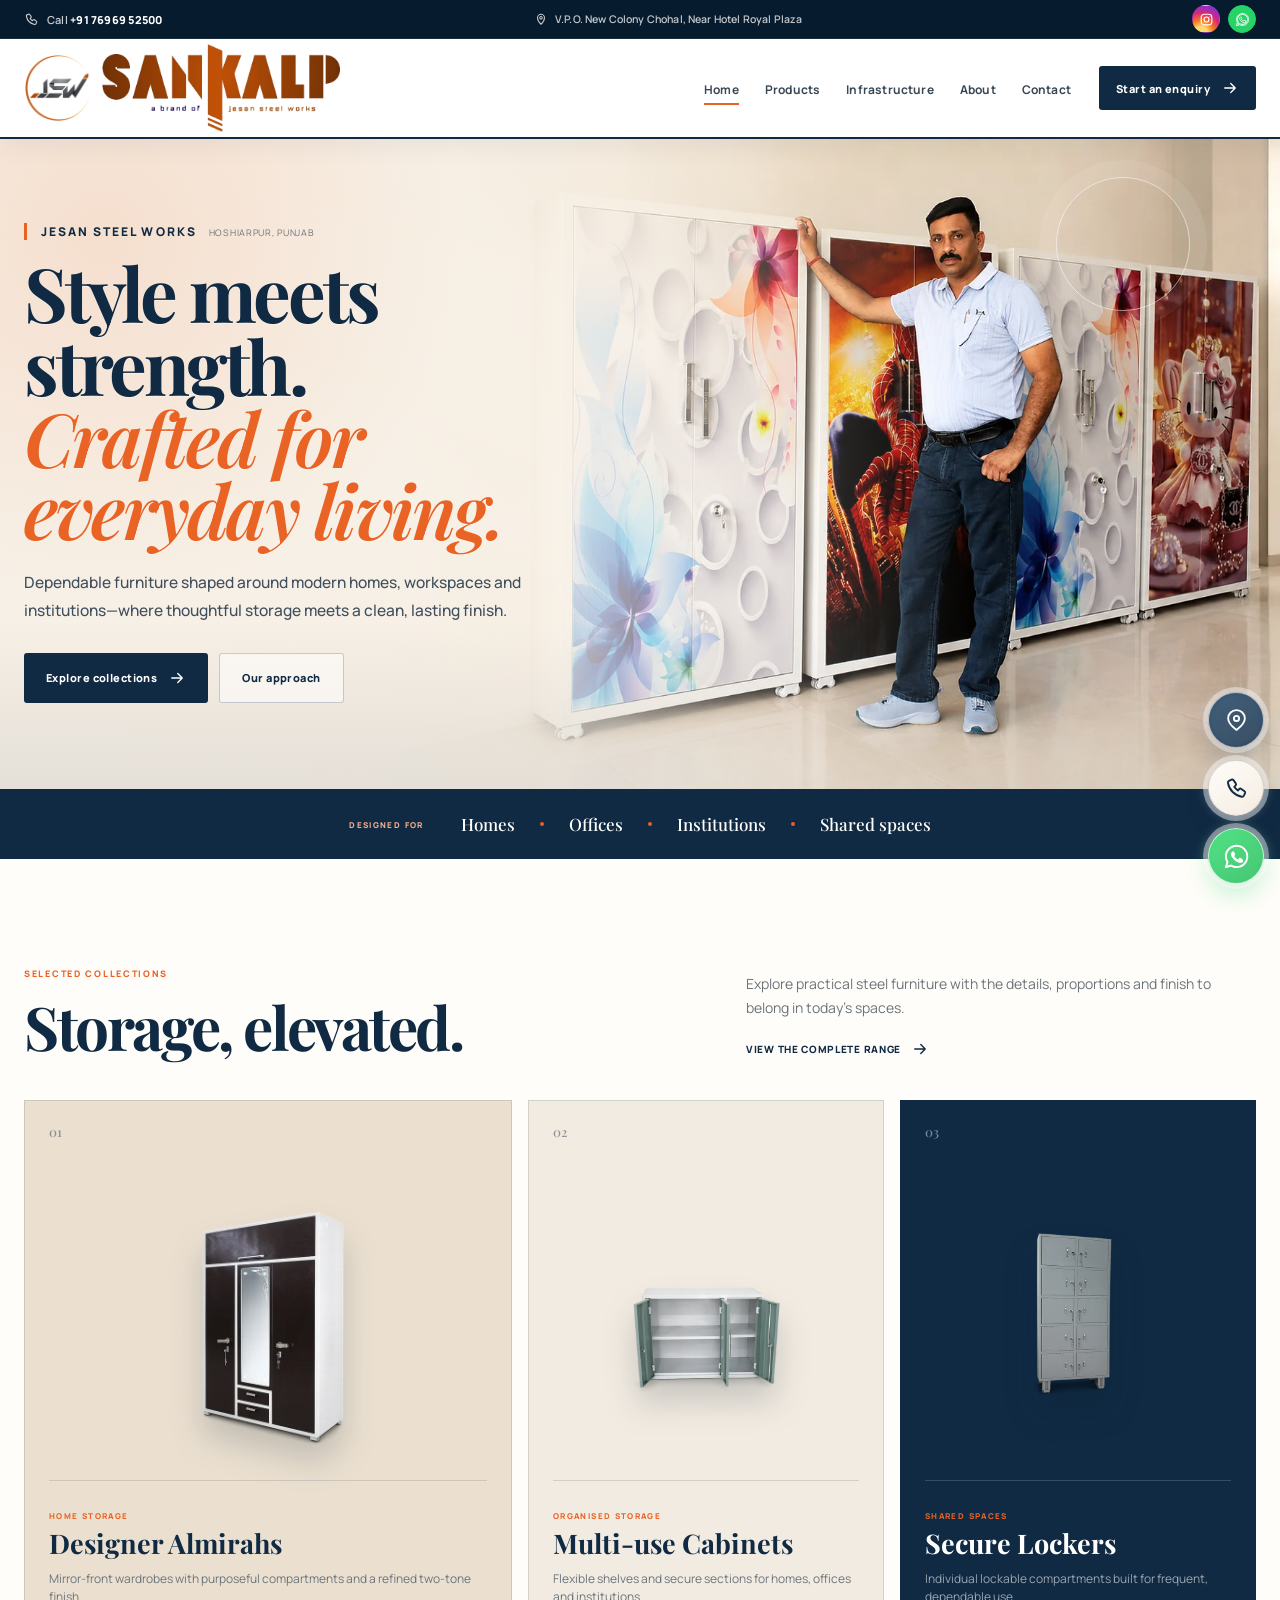
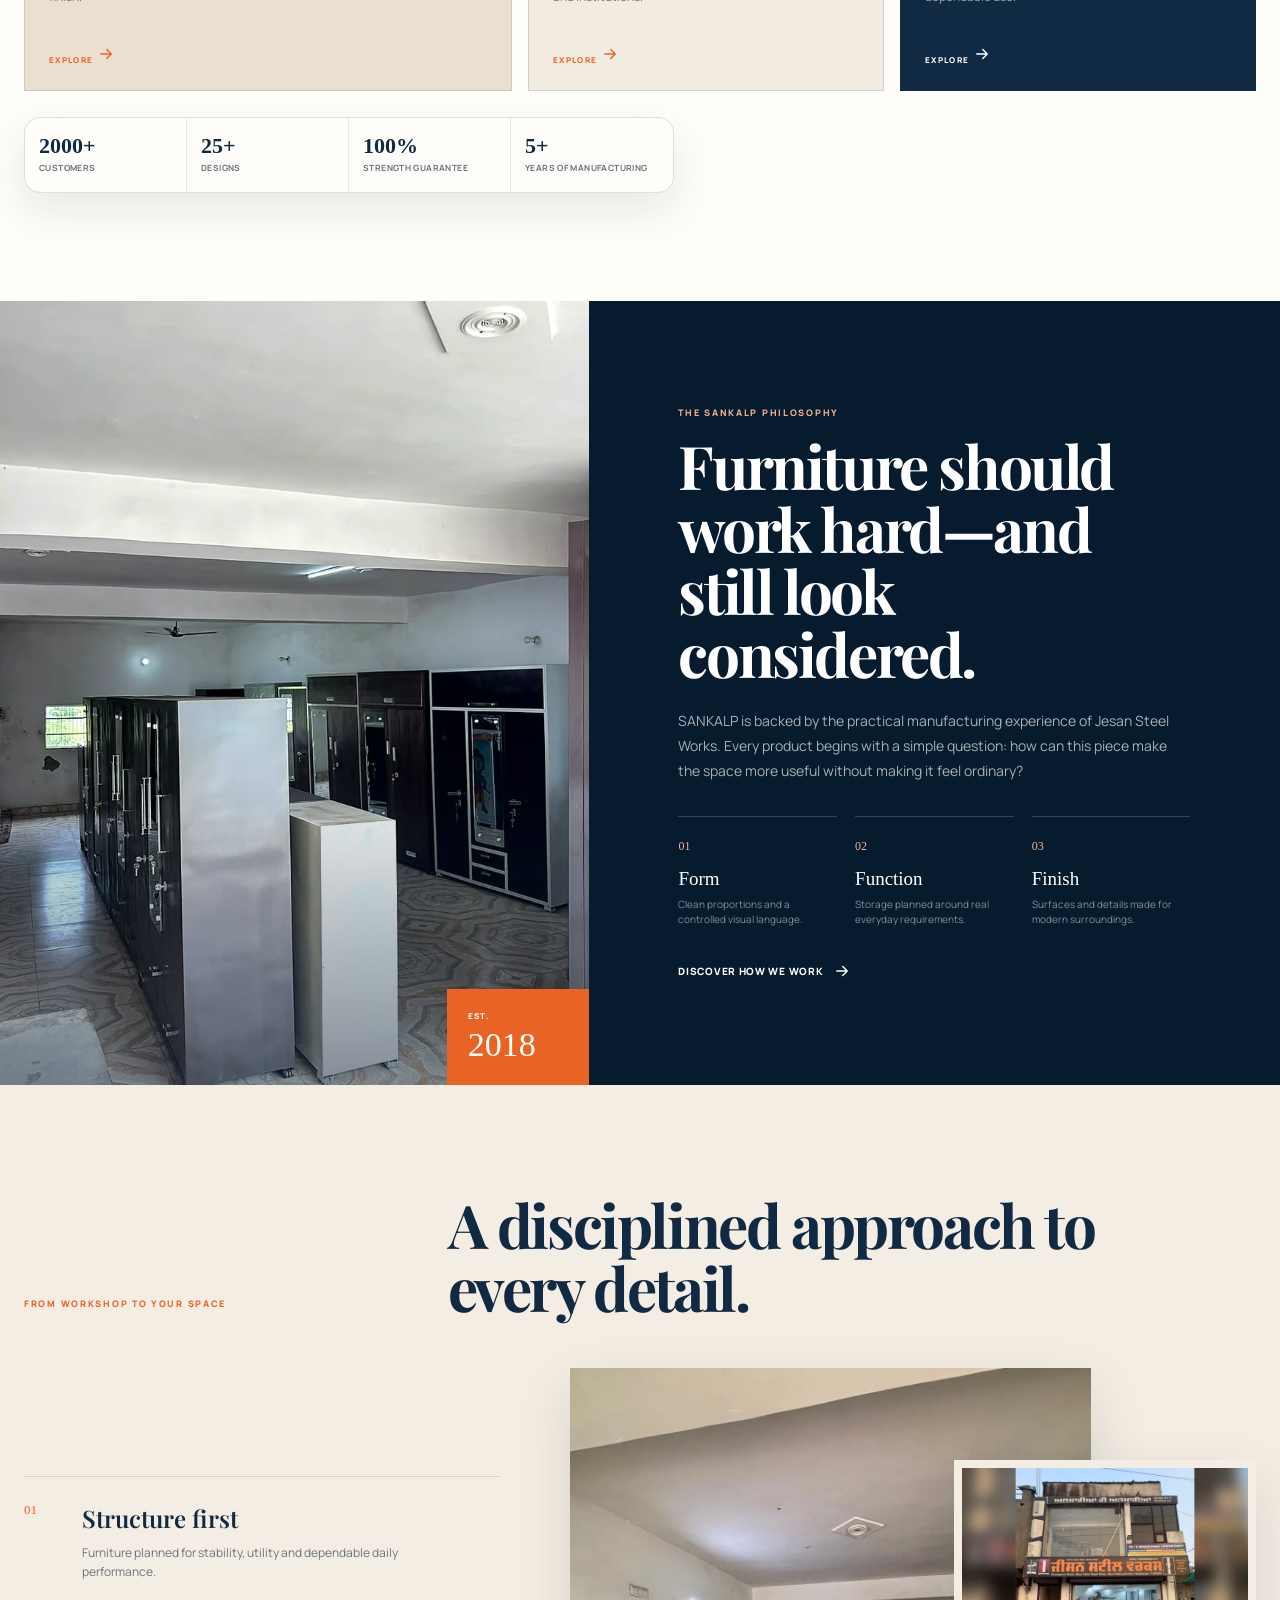
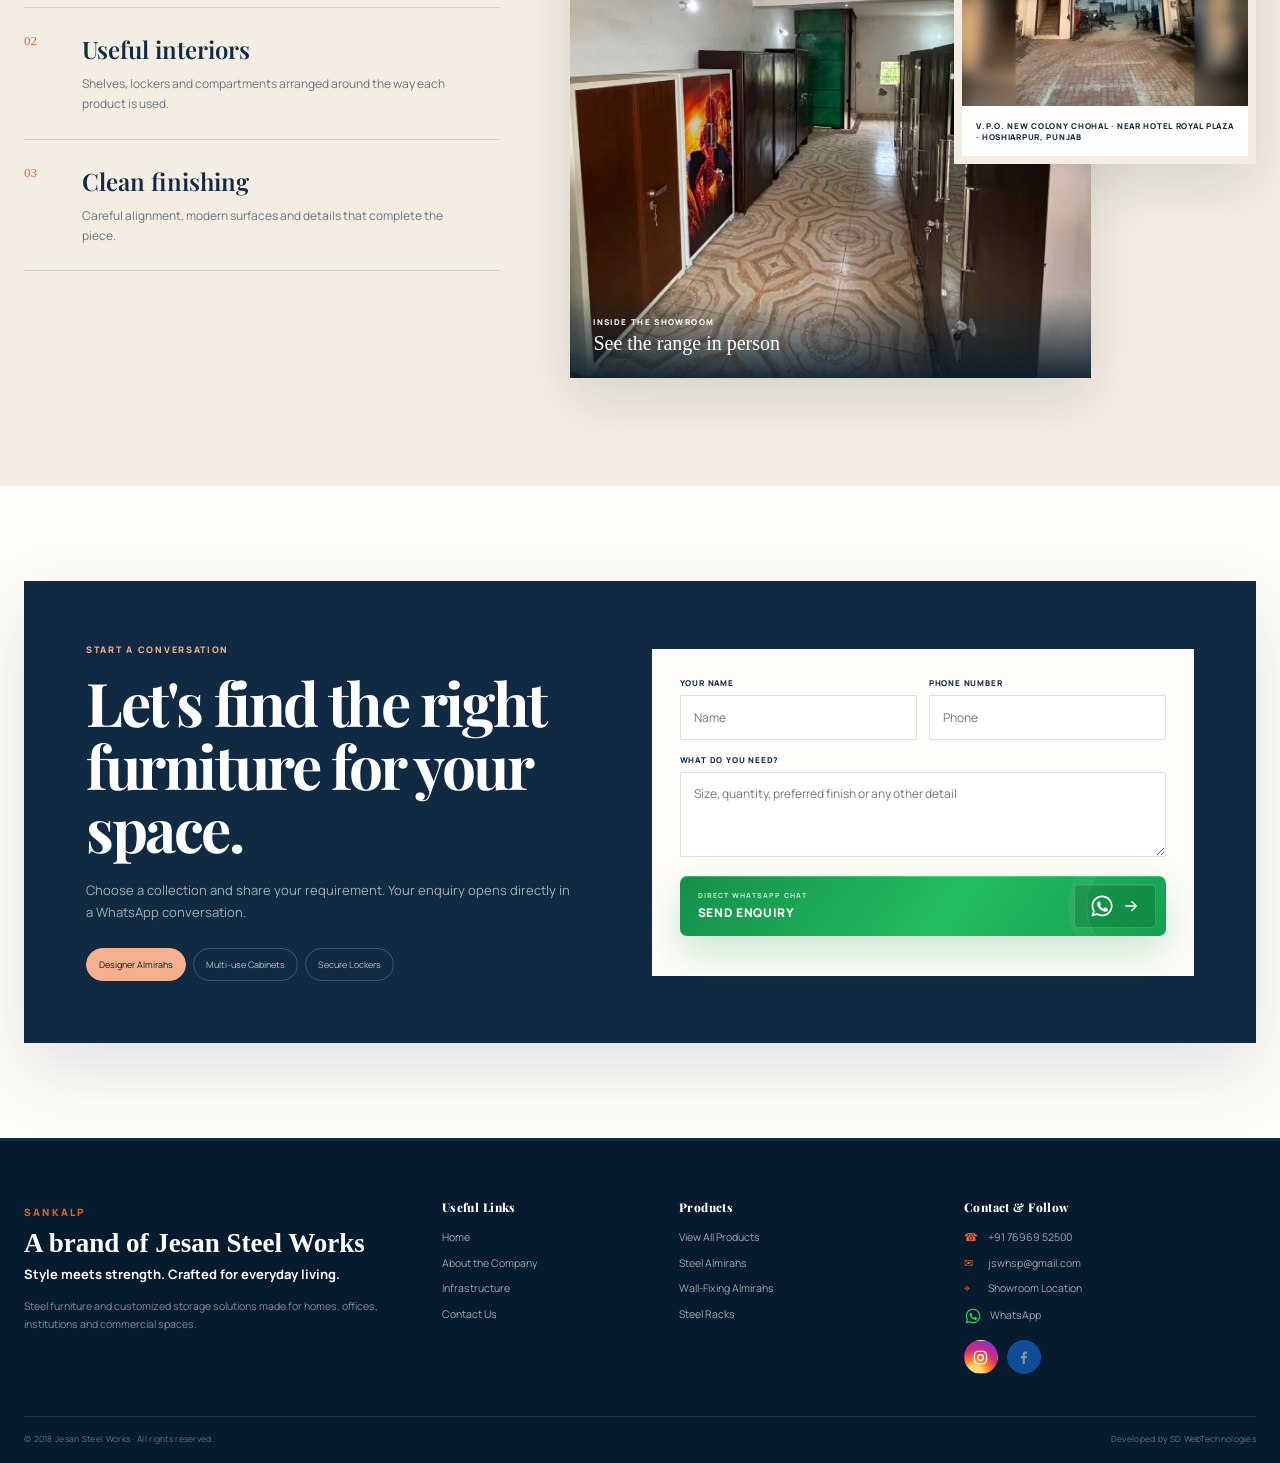
<file: index.html>
<!DOCTYPE html>

<html lang="en">
<head>
<meta charset="utf-8"/>
<meta content="width=device-width, initial-scale=1" name="viewport"/>
<meta content="Modern steel almirahs, cabinets and lockers by SANKALP, a brand of Jesan Steel Works in Hoshiarpur." name="description"/>
<meta content="#102a43" name="theme-color"/>
<title>SANKALP Steel Furniture — Style Meets Strength</title>
<link href="favicon.svg" rel="icon" type="image/svg+xml"/>
<link href="https://fonts.googleapis.com" rel="preconnect"/><link crossorigin="" href="https://fonts.gstatic.com" rel="preconnect"/><link href="https://fonts.googleapis.com/css2?family=Manrope:wght@400;500;600;700;800&amp;family=Playfair+Display:ital,wght@0,600;0,700;1,600&amp;display=swap" rel="stylesheet"/><link href="styles.css" rel="stylesheet"/>
<script defer="" src="site-config.js"></script>
<script defer="" src="script.js"></script>
</head>
<body class="home-page">
<div aria-label="Jesan Steel Works quick contact" class="client-ribbon">
<div class="container client-ribbon-inner">
<a aria-label="Call Jesan Steel Works" class="client-ribbon-phone" data-call-link="" href="tel:+917696952500">
<svg aria-hidden="true" viewbox="0 0 24 24"><path d="M7.2 3.5 4.8 4.6c-.8.4-1.2 1.2-1 2.1 1.2 6.7 6.5 12 13.2 13.2.9.2 1.7-.2 2.1-1l1.1-2.4c.3-.7.1-1.5-.5-1.9l-3.1-2.2c-.6-.4-1.4-.4-1.9.1l-1.4 1.4a13 13 0 0 1-3.5-3.5l1.4-1.4c.5-.5.5-1.3.1-1.9L9.1 4c-.4-.6-1.2-.8-1.9-.5Z"></path></svg>
<span>Call <strong data-phone-display="">+91 76969 52500</strong></span>
</a>
<div aria-label="Social and messaging links" class="client-ribbon-socials">
<a aria-label="Instagram" class="client-ribbon-social client-ribbon-instagram" data-instagram-link="" href="https://www.instagram.com/jesansteelworks?utm_source=qr" rel="noopener noreferrer" target="_blank" title="Open Instagram">
<svg aria-hidden="true" viewbox="0 0 24 24"><rect height="17" rx="5" width="17" x="3.5" y="3.5"></rect><circle cx="12" cy="12" r="4"></circle><circle cx="17.4" cy="6.7" fill="currentColor" r=".8" stroke="none"></circle></svg>
</a>
<a aria-label="WhatsApp Jesan Steel Works" class="client-ribbon-social client-ribbon-whatsapp" data-whatsapp-link="" data-whatsapp-message="Hello SANKALP, I would like to enquire about your steel furniture." href="https://wa.me/917696952500" rel="noopener noreferrer" target="_blank">
<svg aria-hidden="true" viewbox="0 0 32 32"><path d="M16.1 3C9 3 3.2 8.7 3.2 15.8c0 2.2.6 4.4 1.7 6.3L3 29l7-1.8c1.8 1 3.9 1.5 6.1 1.5 7.1 0 12.9-5.7 12.9-12.8S23.2 3 16.1 3Zm0 23.5c-2 0-3.9-.5-5.5-1.5l-.4-.2-4.1 1.1 1.1-4-.3-.4a10.5 10.5 0 0 1-1.6-5.6c0-5.9 4.8-10.7 10.8-10.7 2.9 0 5.6 1.1 7.6 3.1a10.6 10.6 0 0 1 3.2 7.6c0 5.8-4.8 10.6-10.8 10.6Zm5.9-8c-.3-.2-1.9-.9-2.2-1-.3-.1-.5-.2-.7.2-.2.3-.8 1-.9 1.2-.2.2-.3.2-.6.1-1.7-.8-2.8-1.5-3.9-3.4-.3-.5.3-.5.8-1.6.1-.2 0-.4 0-.6l-1-2.4c-.3-.6-.6-.5-.8-.5h-.7c-.2 0-.6.1-.9.4-.3.4-1.2 1.2-1.2 2.8s1.2 3.2 1.4 3.4c.2.2 2.3 3.6 5.7 5 .8.3 1.4.6 1.9.7.8.3 1.6.2 2.2.1.7-.1 1.9-.8 2.1-1.5.3-.7.3-1.4.2-1.5-.1-.2-.4-.3-.7-.4Z"></path></svg>
</a>
</div>
</div>
</div>
<header class="site-header">
<div class="container header-inner">
<a aria-label="SANKALP home" class="wordmark brand-image-lockup" href="index.html">
<img alt="JSW logo" class="brand-logo-mark" height="48" src="assets/images/jsw-logo-transparent.png" width="48"/>
<img alt="SANKALP — a brand of Jesan Steel Works" class="brand-sankalp-wordmark" height="65" src="assets/images/sankalp-wordmark-brand-transparent.png" width="178"/>
</a>
<button aria-controls="main-navigation" aria-expanded="false" aria-label="Toggle navigation" class="menu-toggle" type="button">
<span></span><span></span><span></span>
</button>
<nav aria-label="Main navigation" class="main-nav" id="main-navigation">
<a class="active" href="index.html">Home</a>
<a href="products.html">Products</a>
<a href="infrastructure.html">Infrastructure</a>
<a href="about.html">About</a>
<a href="contact.html">Contact</a>
</nav>
<a class="header-enquiry" href="contact.html">
          Start an enquiry
          <svg aria-hidden="true" viewbox="0 0 24 24"><path d="M5 12h14M13 6l6 6-6 6"></path></svg>
</a>
</div>
</header>
<main id="home">
<section aria-labelledby="hero-title" class="hero" style="--hero-image: url('assets/images/hero-full-background.webp')">
<div class="container hero-inner">
<div class="hero-copy">
<div class="hero-company-name"><strong>JESAN STEEL WORKS</strong><span>Hoshiarpur, Punjab</span></div><h1 id="hero-title">Style meets strength.<br/><em>Crafted for everyday living.</em></h1>
<p>Dependable furniture shaped around modern homes, workspaces and institutions—where thoughtful storage meets a clean, lasting finish.</p>
<div class="hero-furniture-cue" aria-hidden="true">
<div class="hero-furniture-cue-copy"><strong>Steel furniture</strong><span>Almirahs · Cabinets · Lockers</span></div>
<div class="hero-furniture-cue-stage">
<img class="hero-furniture-cue-secondary" src="assets/images/product-cutout-cabinet.webp" alt=""/>
<img class="hero-furniture-cue-main" src="assets/images/product-cutout-locker.webp" alt=""/>
<img class="hero-furniture-cue-third" src="assets/images/product-cutout-almirah.webp" alt=""/>
</div>
</div>
<div class="hero-actions">
<a class="button button-primary" href="products.html">
                Explore collections
                <svg aria-hidden="true" viewbox="0 0 24 24"><path d="M5 12h14M13 6l6 6-6 6"></path></svg>
</a>
<a class="button button-secondary" href="about.html">Our approach</a>
</div>
<div class="hero-mobile-proof" aria-label="SANKALP highlights">
  <div><strong>5+</strong><span>Years manufacturing</span></div>
  <div><strong>2000+</strong><span>Customers</span></div>
  <div><strong>HSP</strong><span>Made in Hoshiarpur</span></div>
</div>

</div>
<div aria-label="SANKALP owner with the steel furniture collection" class="hero-mobile-visual" role="img"></div>

<div class="hero-mobile-option2">
<figure class="hero-mobile-option2-photo">
<img alt="Jesan Steel Works owner standing with the SANKALP steel furniture collection" decoding="async" fetchpriority="high" height="900" src="assets/images/hero-full-background.webp" width="1600"/>
</figure>
<div class="hero-mobile-option2-copy">
<span class="hero-mobile-option2-kicker">Jesan Steel Works · Hoshiarpur</span>
<h2>Style meets<br/><em>strength.</em></h2>
<p>Thoughtful steel storage with a clean, lasting finish.</p>
<a class="hero-mobile-option2-button" href="products.html">
                Explore products
                <svg aria-hidden="true" viewbox="0 0 24 24"><path d="M5 12h14M13 6l6 6-6 6"></path></svg>
</a>
<div aria-label="Jesan Steel Works highlights" class="hero-mobile-option2-proof">
<div><strong>5+</strong><span>Years of Manufacturing</span></div>
<div><strong>2000+</strong><span>Customers</span></div>
<div><strong>HSP</strong><span>Made Locally</span></div>
</div>
</div>
</div>

</div>
</section>
<section aria-label="Furniture categories" class="category-rail">
<div class="container rail-inner">
<span class="rail-label">Designed for</span>
<span>Homes</span><i></i>
<span>Offices</span><i></i>
<span>Institutions</span><i></i>
<span>Shared spaces</span>
</div>
</section>
<section class="section collections-section" id="collections">
<div class="container">
<div class="section-intro">
<div>
<span class="kicker">Selected collections</span>
<h2>Storage, elevated.</h2>
</div>
<div class="section-intro-copy">
<p>Explore practical steel furniture with the details, proportions and finish to belong in today's spaces.</p>
<a href="products.html">
                View the complete range
                <svg aria-hidden="true" viewbox="0 0 24 24"><path d="M5 12h14M13 6l6 6-6 6"></path></svg>
</a>
</div>
</div>
<div class="collection-grid">
<a aria-label="Explore Designer Almirahs on the Products page" class="collection-card collection-featured" href="products.html">
<div class="collection-number">01</div>
<div class="collection-image"><img alt="Designer Almirahs" loading="eager" src="assets/images/product-cutout-locker.webp"/></div>
<div class="collection-content">
<span>Home storage</span>
<h3>Designer Almirahs</h3>
<p>Mirror-front wardrobes with purposeful compartments and a refined two-tone finish.</p>
<span class="collection-explore">
                  Explore
                  <svg aria-hidden="true" viewbox="0 0 24 24"><path d="M5 12h14M13 6l6 6-6 6"></path></svg>
</span>
</div>
</a>
<a aria-label="Explore Multi-use Cabinets on the Products page" class="collection-card" href="products.html">
<div class="collection-number">02</div>
<div class="collection-image"><img alt="Multi-use Cabinets" loading="lazy" src="assets/images/product-cutout-cabinet.webp"/></div>
<div class="collection-content">
<span>Organised storage</span>
<h3>Multi-use Cabinets</h3>
<p>Flexible shelves and secure sections for homes, offices and institutions.</p>
<span class="collection-explore">
                  Explore
                  <svg aria-hidden="true" viewbox="0 0 24 24"><path d="M5 12h14M13 6l6 6-6 6"></path></svg>
</span>
</div>
</a>
<a aria-label="Explore Secure Lockers on the Products page" class="collection-card collection-dark" href="products.html">
<div class="collection-number">03</div>
<div class="collection-image"><img alt="Secure Lockers" loading="lazy" src="assets/images/product-cutout-almirah.webp"/></div>
<div class="collection-content">
<span>Shared spaces</span>
<h3>Secure Lockers</h3>
<p>Individual lockable compartments built for frequent, dependable use.</p>
<span class="collection-explore">
                  Explore
                  <svg aria-hidden="true" viewbox="0 0 24 24"><path d="M5 12h14M13 6l6 6-6 6"></path></svg>
</span>
</div>
</a>
</div>
<div aria-label="Jesan Steel Works highlights" class="hero-achievements home-achievements-relocated" data-reveal="">
<div><strong>2000+</strong><span>Customers</span></div>
<div><strong>25+</strong><span>Designs</span></div>
<div><strong>100%</strong><span>Strength Guarantee</span></div>
<div><strong>5+</strong><span>Years of Manufacturing</span></div>
</div>
</div>
</section>
<section class="section story-section" id="story">
<div class="container story-grid">
<div class="story-image-wrap">
<img alt="SANKALP steel almirahs displayed in the showroom" loading="lazy" src="assets/images/showroom-2.webp"/>
<div class="story-year"><span>EST.</span><strong data-established-year="">2018</strong></div>
</div>
<div class="story-copy">
<span class="kicker kicker-light">The SANKALP philosophy</span>
<h2>Furniture should work hard—and still look considered.</h2>
<p>SANKALP is backed by the practical manufacturing experience of Jesan Steel Works. Every product begins with a simple question: how can this piece make the space more useful without making it feel ordinary?</p>
<div class="story-values">
<div><span>01</span><strong>Form</strong><p>Clean proportions and a controlled visual language.</p></div>
<div><span>02</span><strong>Function</strong><p>Storage planned around real everyday requirements.</p></div>
<div><span>03</span><strong>Finish</strong><p>Surfaces and details made for modern surroundings.</p></div>
</div>
<a class="text-link light-link" href="infrastructure.html">
              Discover how we work
              <svg aria-hidden="true" viewbox="0 0 24 24"><path d="M5 12h14M13 6l6 6-6 6"></path></svg>
</a>
</div>
</div>
</section>
<section class="section process-section" id="infrastructure">
<div class="container">
<div class="process-heading">
<span class="kicker">From workshop to your space</span>
<h2>A disciplined approach to every detail.</h2>
</div>
<div class="process-layout">
<div class="process-list">
<article><span>01</span><div><h3>Structure first</h3><p>Furniture planned for stability, utility and dependable daily performance.</p></div></article>
<article><span>02</span><div><h3>Useful interiors</h3><p>Shelves, lockers and compartments arranged around the way each product is used.</p></div></article>
<article><span>03</span><div><h3>Clean finishing</h3><p>Careful alignment, modern surfaces and details that complete the piece.</p></div></article>
</div>
<div class="showroom-collage">
<figure class="showroom-main">
<img alt="Furniture display at the SANKALP showroom" loading="lazy" src="assets/images/showroom-1.webp"/>
<figcaption><span>Inside the showroom</span><strong>See the range in person</strong></figcaption>
</figure>
<figure class="showroom-secondary">
<img alt="Jesan Steel Works storefront in Hoshiarpur" loading="lazy" src="assets/images/storefront.webp"/>
<figcaption>V.P.O. New Colony Chohal · Near Hotel Royal Plaza · Hoshiarpur, Punjab</figcaption>
</figure>
</div>
</div>
</div>
</section>
<section class="section enquiry-section" id="contact">
<div class="container enquiry-shell">
<div class="enquiry-copy">
<span class="kicker kicker-light">Start a conversation</span>
<h2>Let's find the right furniture for your space.</h2>
<p>Choose a collection and share your requirement. Your enquiry opens directly in a WhatsApp conversation.</p>
<div aria-label="Choose product interest" class="interest-chips" role="group">
<button aria-pressed="true" class="selected" data-product-interest="Designer Almirahs" type="button">Designer Almirahs</button>
<button aria-pressed="false" data-product-interest="Multi-use Cabinets" type="button">Multi-use Cabinets</button>
<button aria-pressed="false" data-product-interest="Secure Lockers" type="button">Secure Lockers</button>
</div>
</div>
<form class="enquiry-form">
<div class="field-row">
<label><span>Your name</span><input autocomplete="name" name="name" placeholder="Name" required="" type="text"/></label>
<label><span>Phone number</span><input autocomplete="tel" inputmode="tel" name="phone" placeholder="Phone" required="" type="tel"/></label>
</div>
<label><span>What do you need?</span><textarea name="message" placeholder="Size, quantity, preferred finish or any other detail" rows="3"></textarea></label>
<button class="button form-submit whatsapp-send-button whatsapp-send-button-compact" type="submit">
<span class="whatsapp-send-copy">
<small>Direct WhatsApp chat</small>
<strong>Send Enquiry</strong>
</span>
<span class="whatsapp-send-icon"><svg aria-hidden="true" class="whatsapp-button-logo" viewbox="0 0 32 32"><path d="M16.1 3C9 3 3.2 8.7 3.2 15.8c0 2.2.6 4.4 1.7 6.3L3 29l7-1.8c1.8 1 3.9 1.5 6.1 1.5 7.1 0 12.9-5.7 12.9-12.8S23.2 3 16.1 3Zm0 23.5c-2 0-3.9-.5-5.5-1.5l-.4-.2-4.1 1.1 1.1-4-.3-.4a10.5 10.5 0 0 1-1.6-5.6c0-5.9 4.8-10.7 10.8-10.7 2.9 0 5.6 1.1 7.6 3.1a10.6 10.6 0 0 1 3.2 7.6c0 5.8-4.8 10.6-10.8 10.6Zm5.9-8c-.3-.2-1.9-.9-2.2-1-.3-.1-.5-.2-.7.2-.2.3-.8 1-.9 1.2-.2.2-.3.2-.6.1-1.7-.8-2.8-1.5-3.9-3.4-.3-.5.3-.5.8-1.6.1-.2 0-.4 0-.6l-1-2.4c-.3-.6-.6-.5-.8-.5h-.7c-.2 0-.6.1-.9.4-.3.4-1.2 1.2-1.2 2.8s1.2 3.2 1.4 3.4c.2.2 2.3 3.6 5.7 5 .8.3 1.4.6 1.9.7.8.3 1.6.2 2.2.1.7-.1 1.9-.8 2.1-1.5.3-.7.3-1.4.2-1.5-.1-.2-.4-.3-.7-.4Z"></path></svg><svg aria-hidden="true" class="whatsapp-button-arrow" viewbox="0 0 24 24"><path d="M5 12h14M13 6l6 6-6 6"></path></svg></span>
</button>
<p aria-live="polite" class="form-status" role="status"></p>
</form>
</div>
</section>
</main>
<footer class="site-footer client-footer">
<div class="container client-footer-grid">
<section aria-label="SANKALP by Jesan Steel Works" class="client-footer-brand">
<span class="client-footer-kicker">SANKALP</span>
<h2>A brand of Jesan Steel Works</h2>
<p class="client-footer-tagline">Style meets strength. Crafted for everyday living.</p>
<p class="client-footer-copy">Steel furniture and customized storage solutions made for homes, offices, institutions and commercial spaces.</p>
</section>
<nav aria-label="Useful links" class="client-footer-column">
<h3>Useful Links</h3>
<a href="index.html">Home</a>
<a href="about.html">About the Company</a>
<a href="infrastructure.html">Infrastructure</a>
<a href="contact.html">Contact Us</a>
</nav>
<nav aria-label="Product links" class="client-footer-column">
<h3>Products</h3>
<a href="products.html">View All Products</a>
<a href="products.html?category=Almirahs">Steel Almirahs</a>
<a href="products.html?category=Wall%20Fixing">Wall-Fixing Almirahs</a>
<a href="products.html?category=Racks">Steel Racks</a>
</nav>
<section aria-label="Contact and social links" class="client-footer-column client-footer-contact">
<h3>Contact &amp; Follow</h3>
<a data-call-link="" href="tel:+917696952500"><span class="client-footer-icon">☎</span><span data-phone-display="">+91 76969 52500</span></a>
<a data-email-link="" href="mailto:jswhsp@gmail.com"><span class="client-footer-icon">✉</span><span data-email-display="">jswhsp@gmail.com</span></a>
<a data-map-link="" href="#" rel="noopener noreferrer" target="_blank"><span class="client-footer-icon">⌖</span><span>Showroom Location</span></a>
<a data-whatsapp-link="" data-whatsapp-message="Hello SANKALP, I would like to enquire about your steel furniture." href="https://wa.me/917696952500" rel="noopener noreferrer" target="_blank"><span class="client-footer-icon">◉</span><span>WhatsApp</span></a>
<div aria-label="Social media" class="client-footer-socials">
<a aria-label="Instagram" data-instagram-link="" href="https://www.instagram.com/jesansteelworks?utm_source=qr" rel="noopener noreferrer" target="_blank" title="Open Instagram"><svg aria-hidden="true" viewbox="0 0 24 24"><rect height="17" rx="5" width="17" x="3.5" y="3.5"></rect><circle cx="12" cy="12" r="4"></circle><circle cx="17.4" cy="6.7" fill="currentColor" r=".8" stroke="none"></circle></svg></a>
<a aria-label="Facebook" data-facebook-link="" href="#" title="Facebook link will be added soon"><svg aria-hidden="true" viewbox="0 0 24 24"><path d="M13.8 21v-8h2.8l.4-3h-3.2V8.1c0-.9.3-1.6 1.7-1.6H17V3.8c-.4-.1-1.2-.2-2.2-.2-2.3 0-3.9 1.4-3.9 4V10H8.3v3h2.6v8h2.9Z" fill="currentColor" stroke="none"></path></svg></a>
</div>
</section>
</div>
<div class="container client-footer-bottom">
<span>© 2018 Jesan Steel Works · All rights reserved.</span>
<span>Developed by SD WebTechnologies</span>
</div>
</footer>
<aside aria-label="Quick contact options" class="contact-dock">
<a aria-label="Open SANKALP location in Google Maps" class="contact-dock-item contact-dock-location" data-map-link="" href="#contact" rel="noopener noreferrer" target="_blank" title="Location"><svg aria-hidden="true" viewbox="0 0 24 24"><path d="M20 10c0 5-8 11-8 11S4 15 4 10a8 8 0 1 1 16 0Z"></path><circle cx="12" cy="10" r="2.5"></circle></svg><span>Location</span></a>
<a aria-label="Call SANKALP" class="contact-dock-item contact-dock-call" data-call-link="" href="tel:+917696952500" title="Call SANKALP"><svg aria-hidden="true" viewbox="0 0 24 24"><path d="M7.2 3.5 4.8 4.6c-.8.4-1.2 1.2-1 2.1 1.2 6.7 6.5 12 13.2 13.2.9.2 1.7-.2 2.1-1l1.1-2.4c.3-.7.1-1.5-.5-1.9l-3.1-2.2c-.6-.4-1.4-.4-1.9.1l-1.4 1.4a13 13 0 0 1-3.5-3.5l1.4-1.4c.5-.5.5-1.3.1-1.9L9.1 4c-.4-.6-1.2-.8-1.9-.5Z"></path></svg><span>Call</span></a>
<a aria-label="Enquire with SANKALP on WhatsApp" class="contact-dock-item contact-dock-whatsapp" data-whatsapp-link="" href="https://wa.me/917696952500" rel="noopener noreferrer" target="_blank" title="WhatsApp enquiry"><svg aria-hidden="true" viewbox="0 0 32 32"><path d="M16.1 3C9 3 3.2 8.7 3.2 15.8c0 2.2.6 4.4 1.7 6.3L3 29l7-1.8c1.8 1 3.9 1.5 6.1 1.5 7.1 0 12.9-5.7 12.9-12.8S23.2 3 16.1 3Zm0 23.5c-2 0-3.9-.5-5.5-1.5l-.4-.2-4.1 1.1 1.1-4-.3-.4a10.5 10.5 0 0 1-1.6-5.6c0-5.9 4.8-10.7 10.8-10.7 2.9 0 5.6 1.1 7.6 3.1a10.6 10.6 0 0 1 3.2 7.6c0 5.8-4.8 10.6-10.8 10.6Zm5.9-8c-.3-.2-1.9-.9-2.2-1-.3-.1-.5-.2-.7.2-.2.3-.8 1-.9 1.2-.2.2-.3.2-.6.1-1.7-.8-2.8-1.5-3.9-3.4-.3-.5.3-.5.8-1.6.1-.2 0-.4 0-.6l-1-2.4c-.3-.6-.6-.5-.8-.5h-.7c-.2 0-.6.1-.9.4-.3.4-1.2 1.2-1.2 2.8s1.2 3.2 1.4 3.4c.2.2 2.3 3.6 5.7 5 .8.3 1.4.6 1.9.7.8.3 1.6.2 2.2.1.7-.1 1.9-.8 2.1-1.5.3-.7.3-1.4.2-1.5-.1-.2-.4-.3-.7-.4Z"></path></svg><span>WhatsApp</span></a>
</aside>
</body>
</html>
</file>
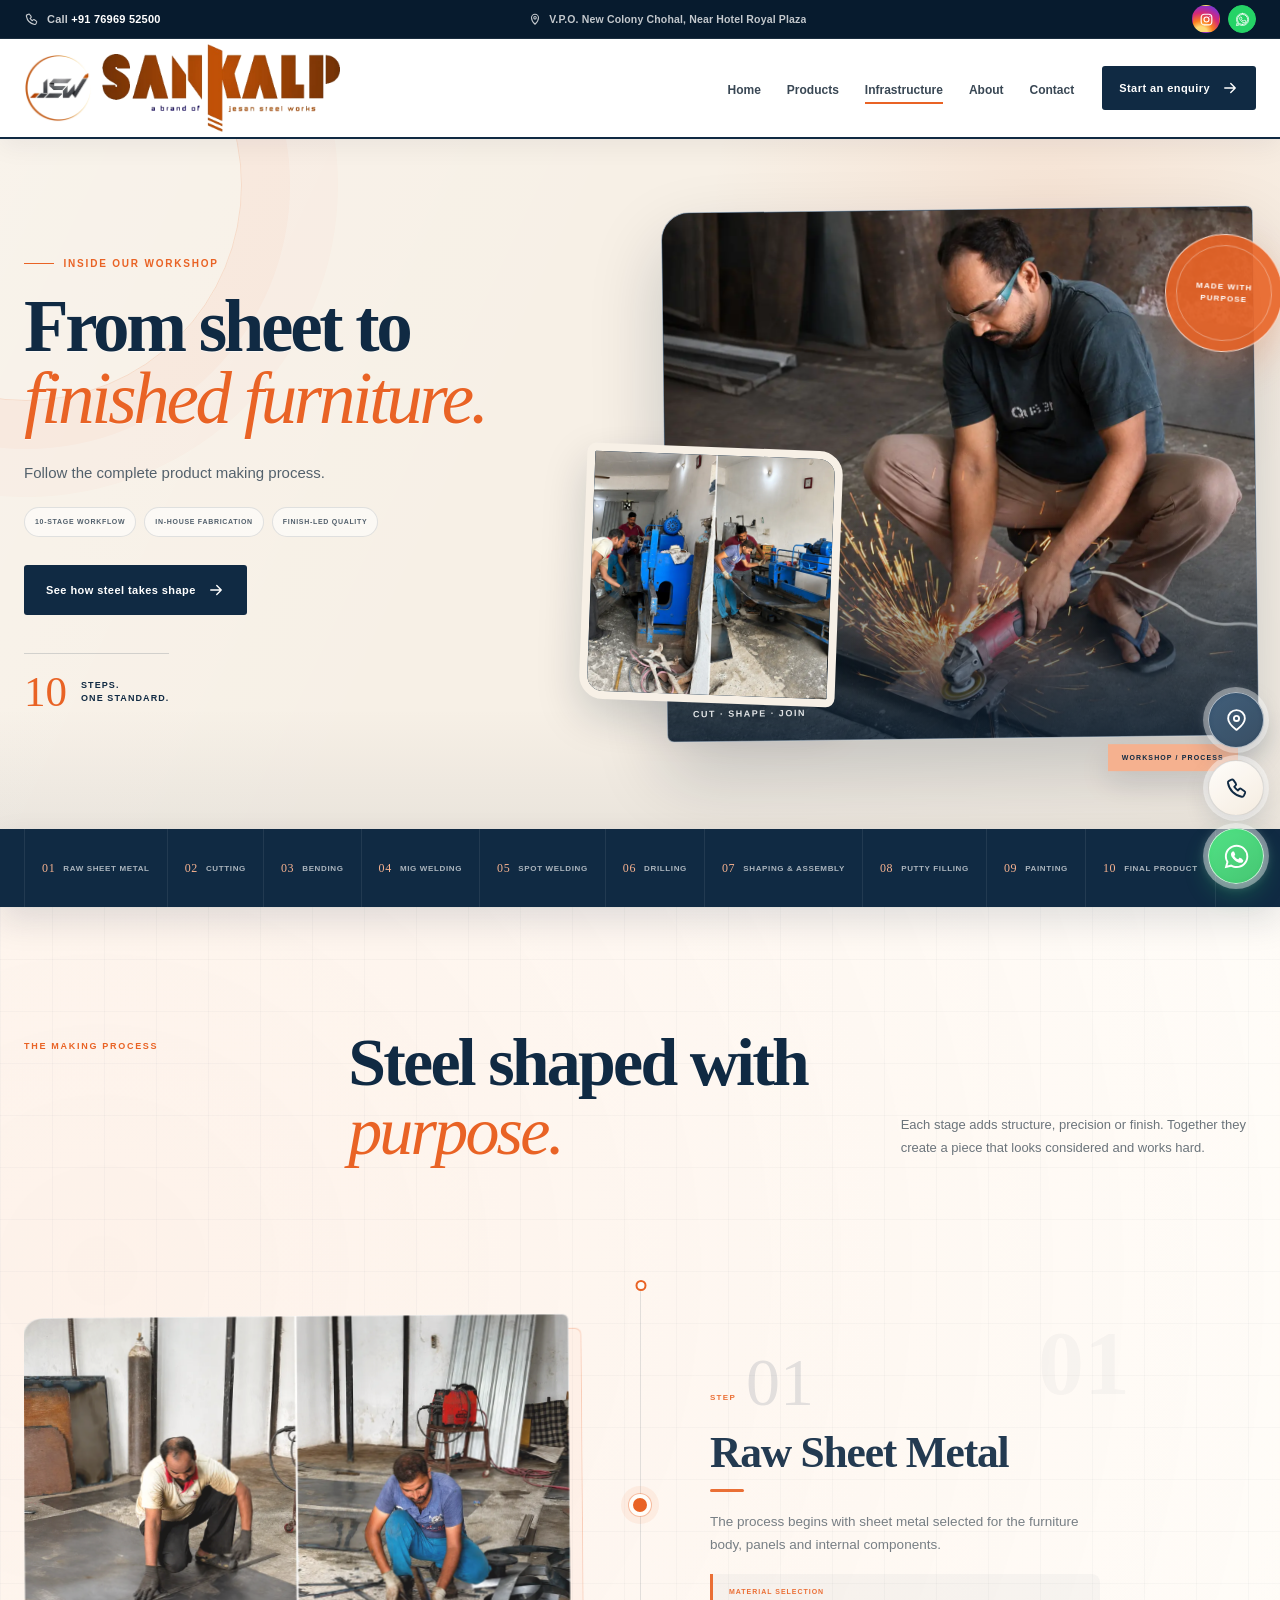
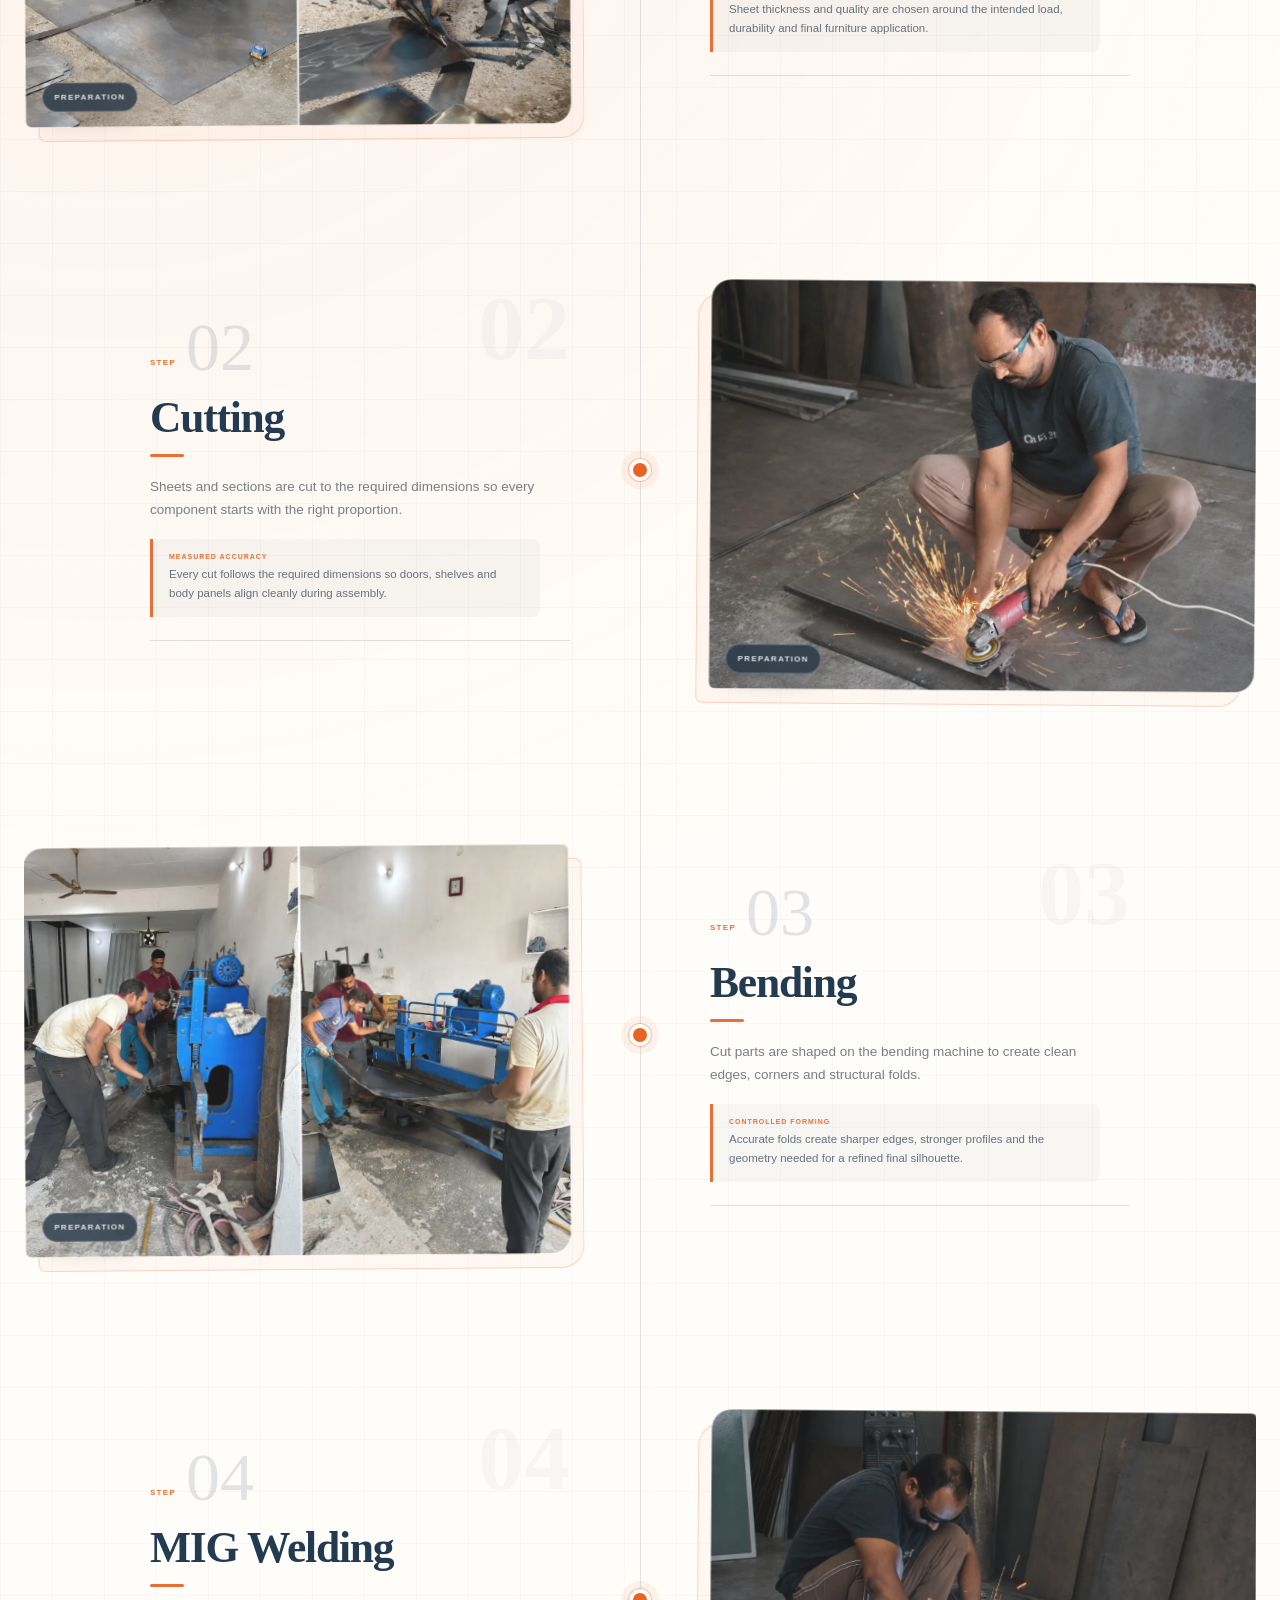
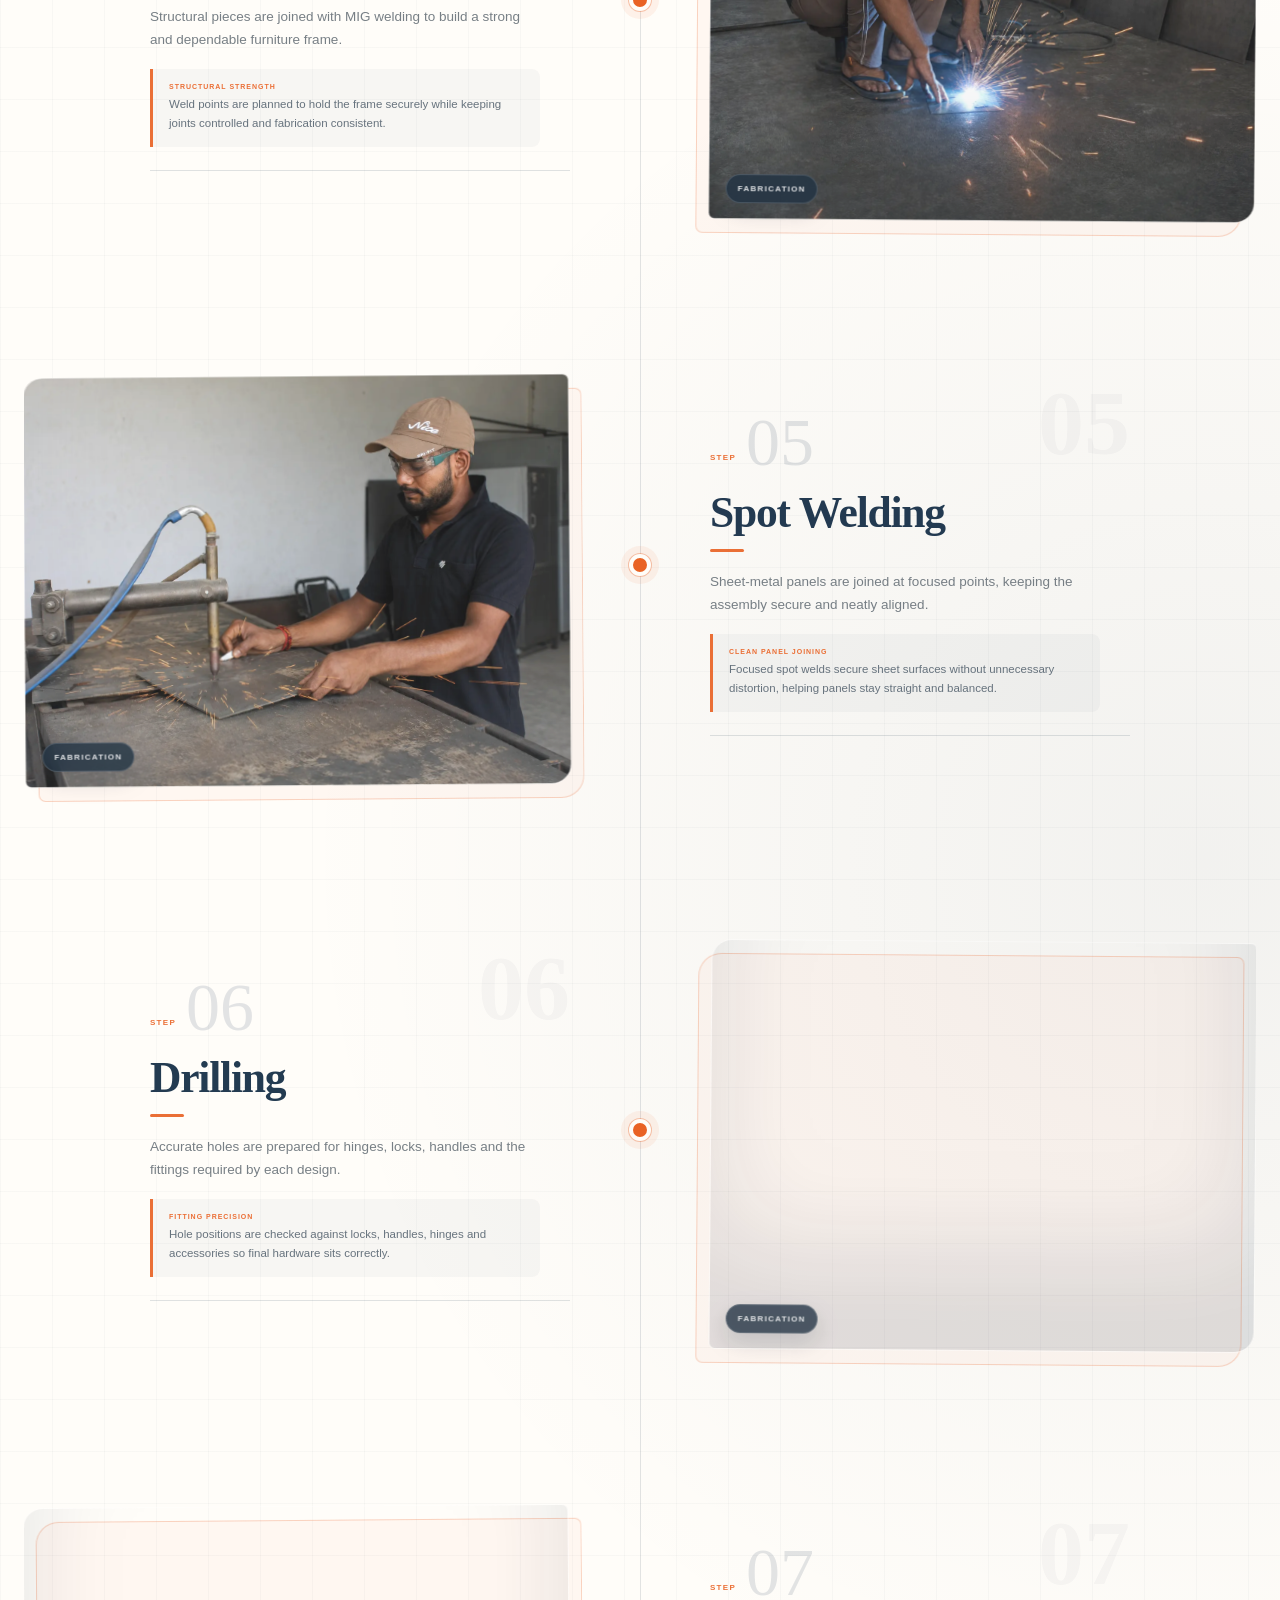
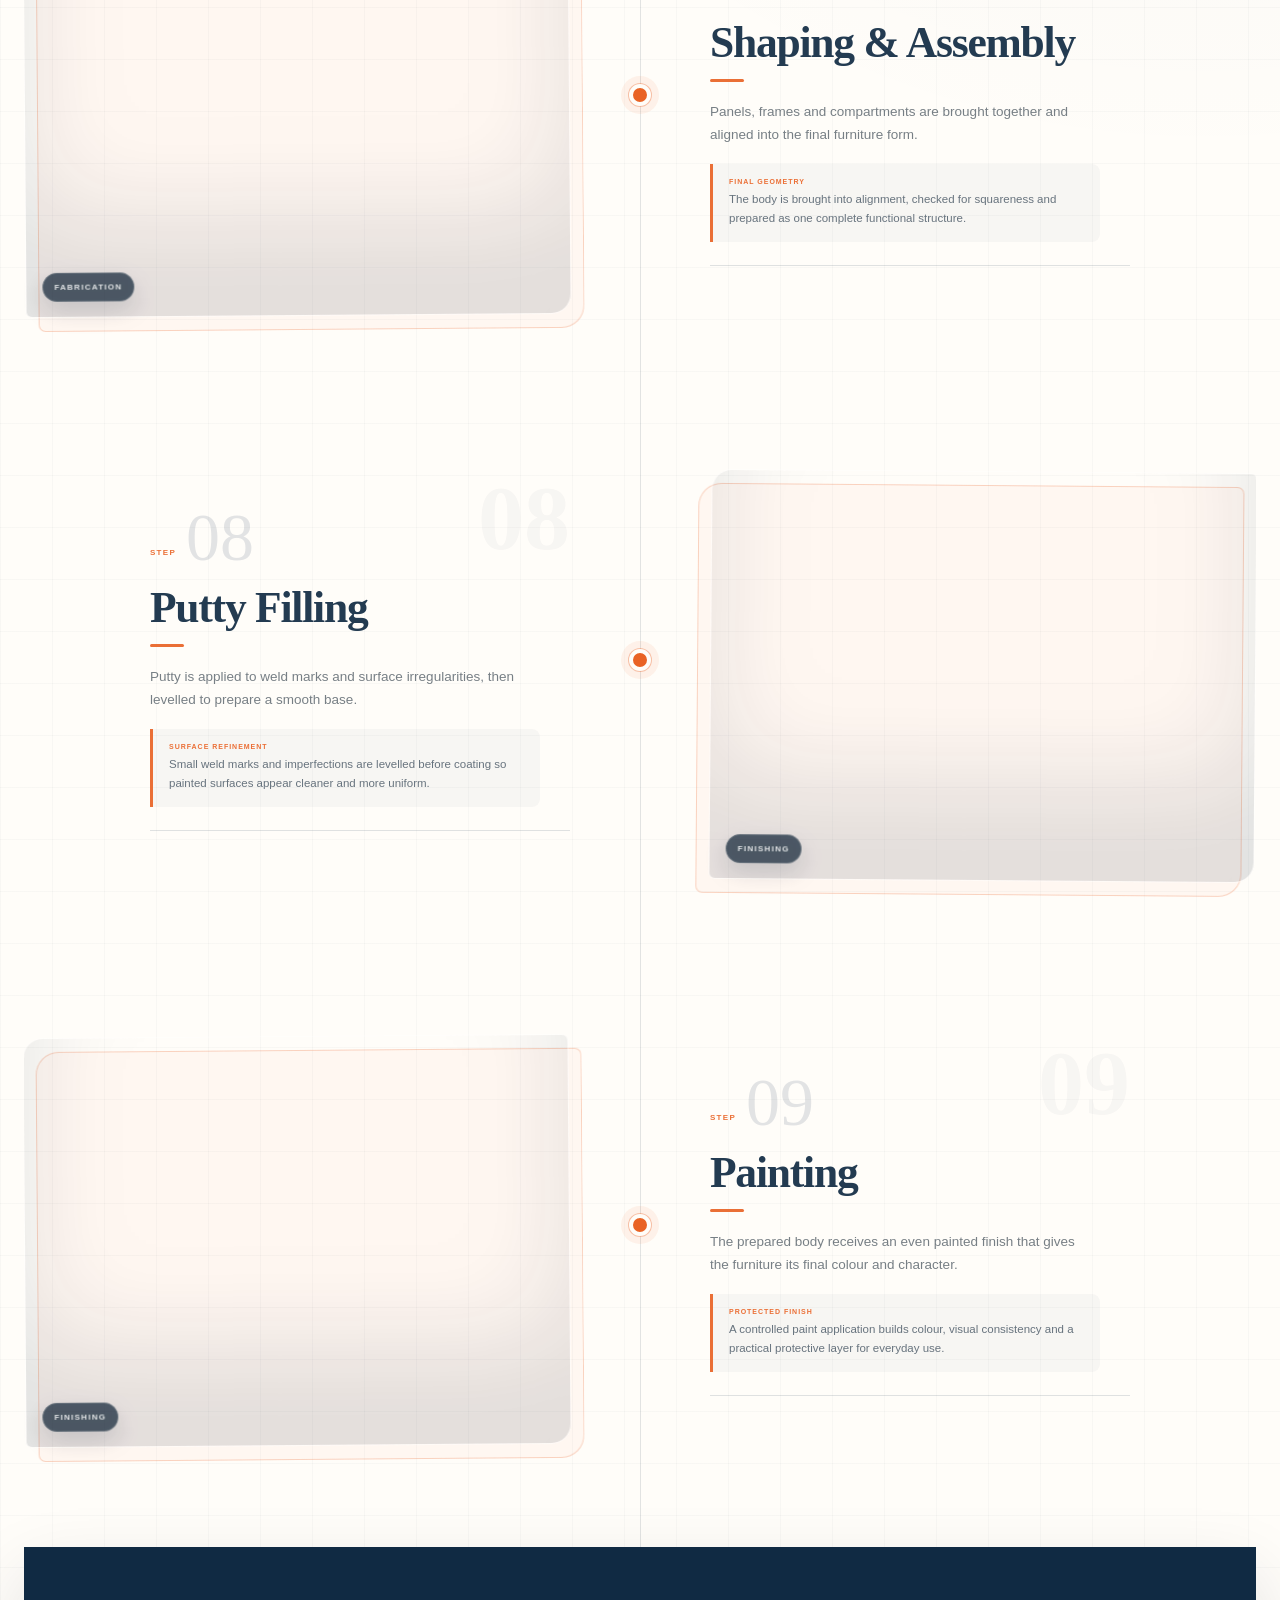
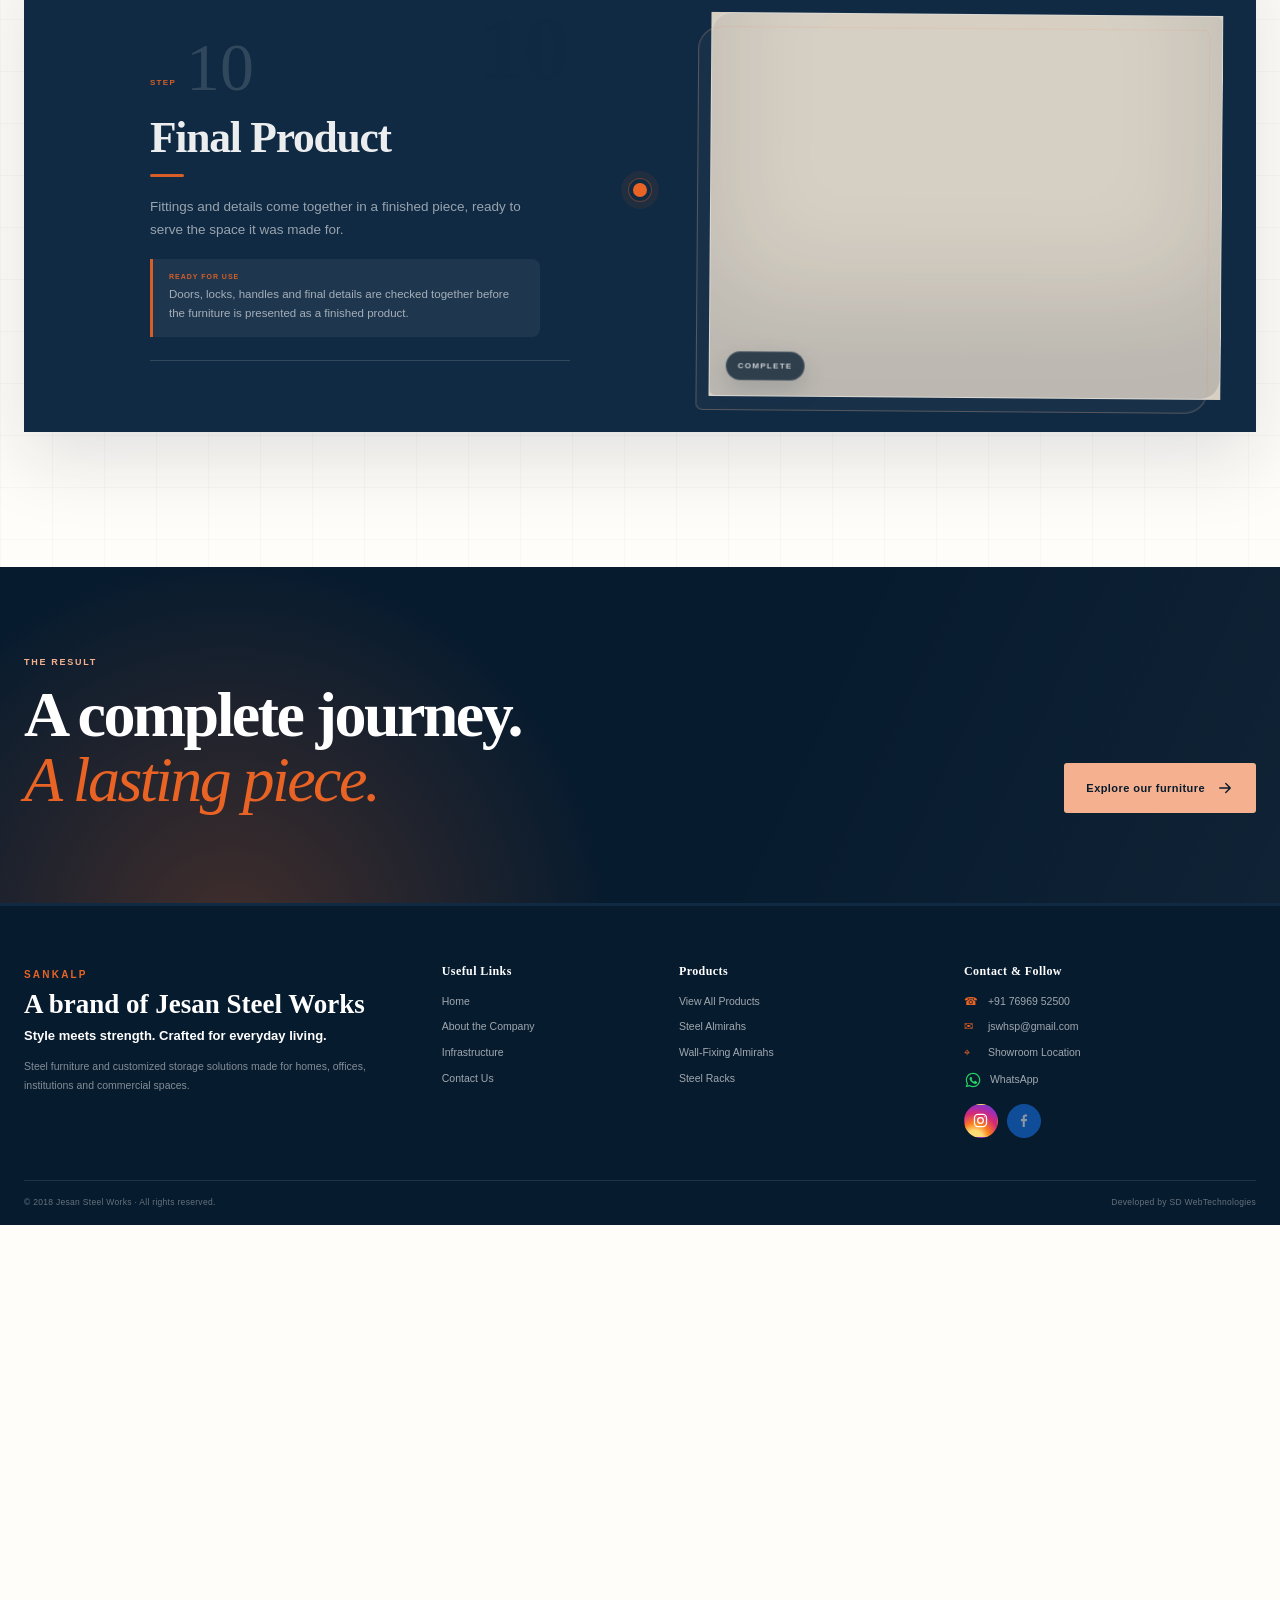
<file: infrastructure/index.html>
<!DOCTYPE html>
<html lang="en">
  <head>
    <meta charset="utf-8">
    <meta name="viewport" content="width=device-width, initial-scale=1">
    <meta http-equiv="refresh" content="0; url=../infrastructure.html">
    <link rel="canonical" href="../infrastructure.html">
    <title>Opening SANKALP Infrastructure</title>
  </head>
  <body>
    <p><a href="../infrastructure.html">Open the SANKALP Infrastructure page</a></p>
  </body>
</html>
</file>
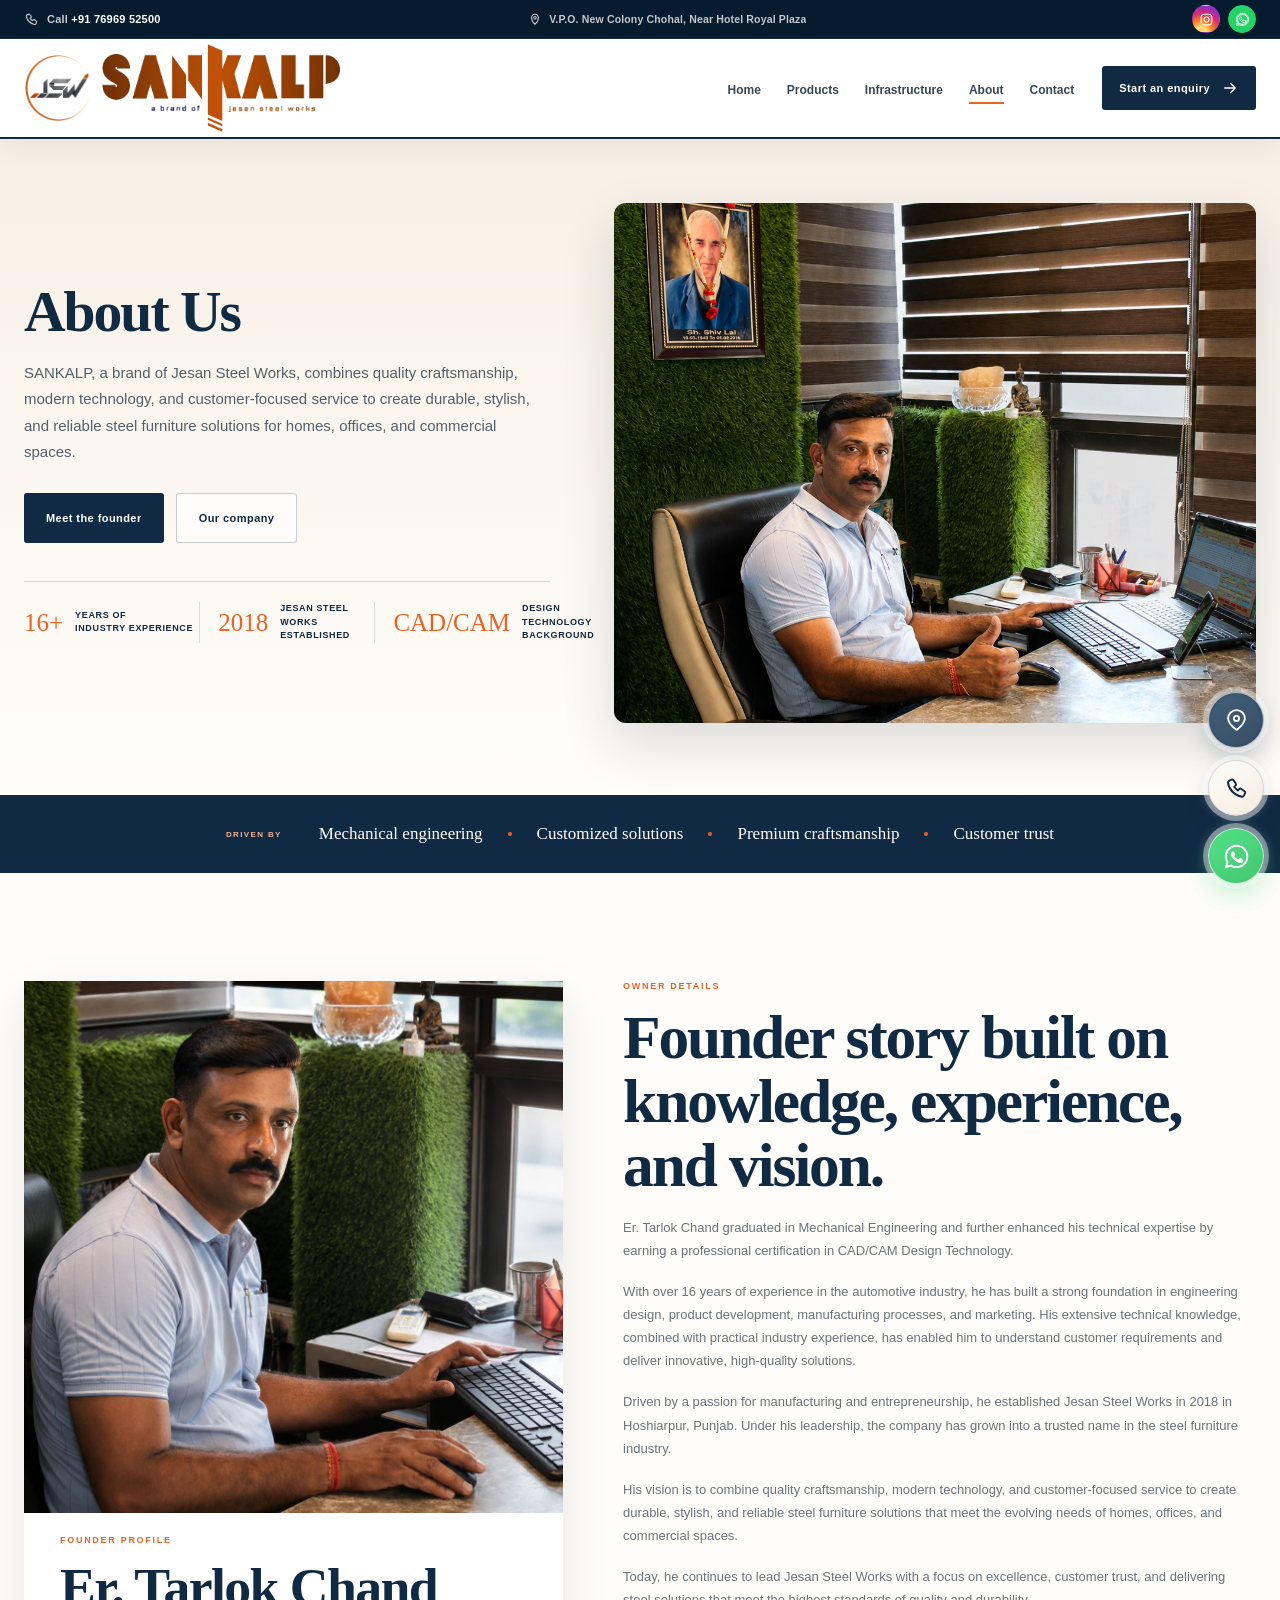
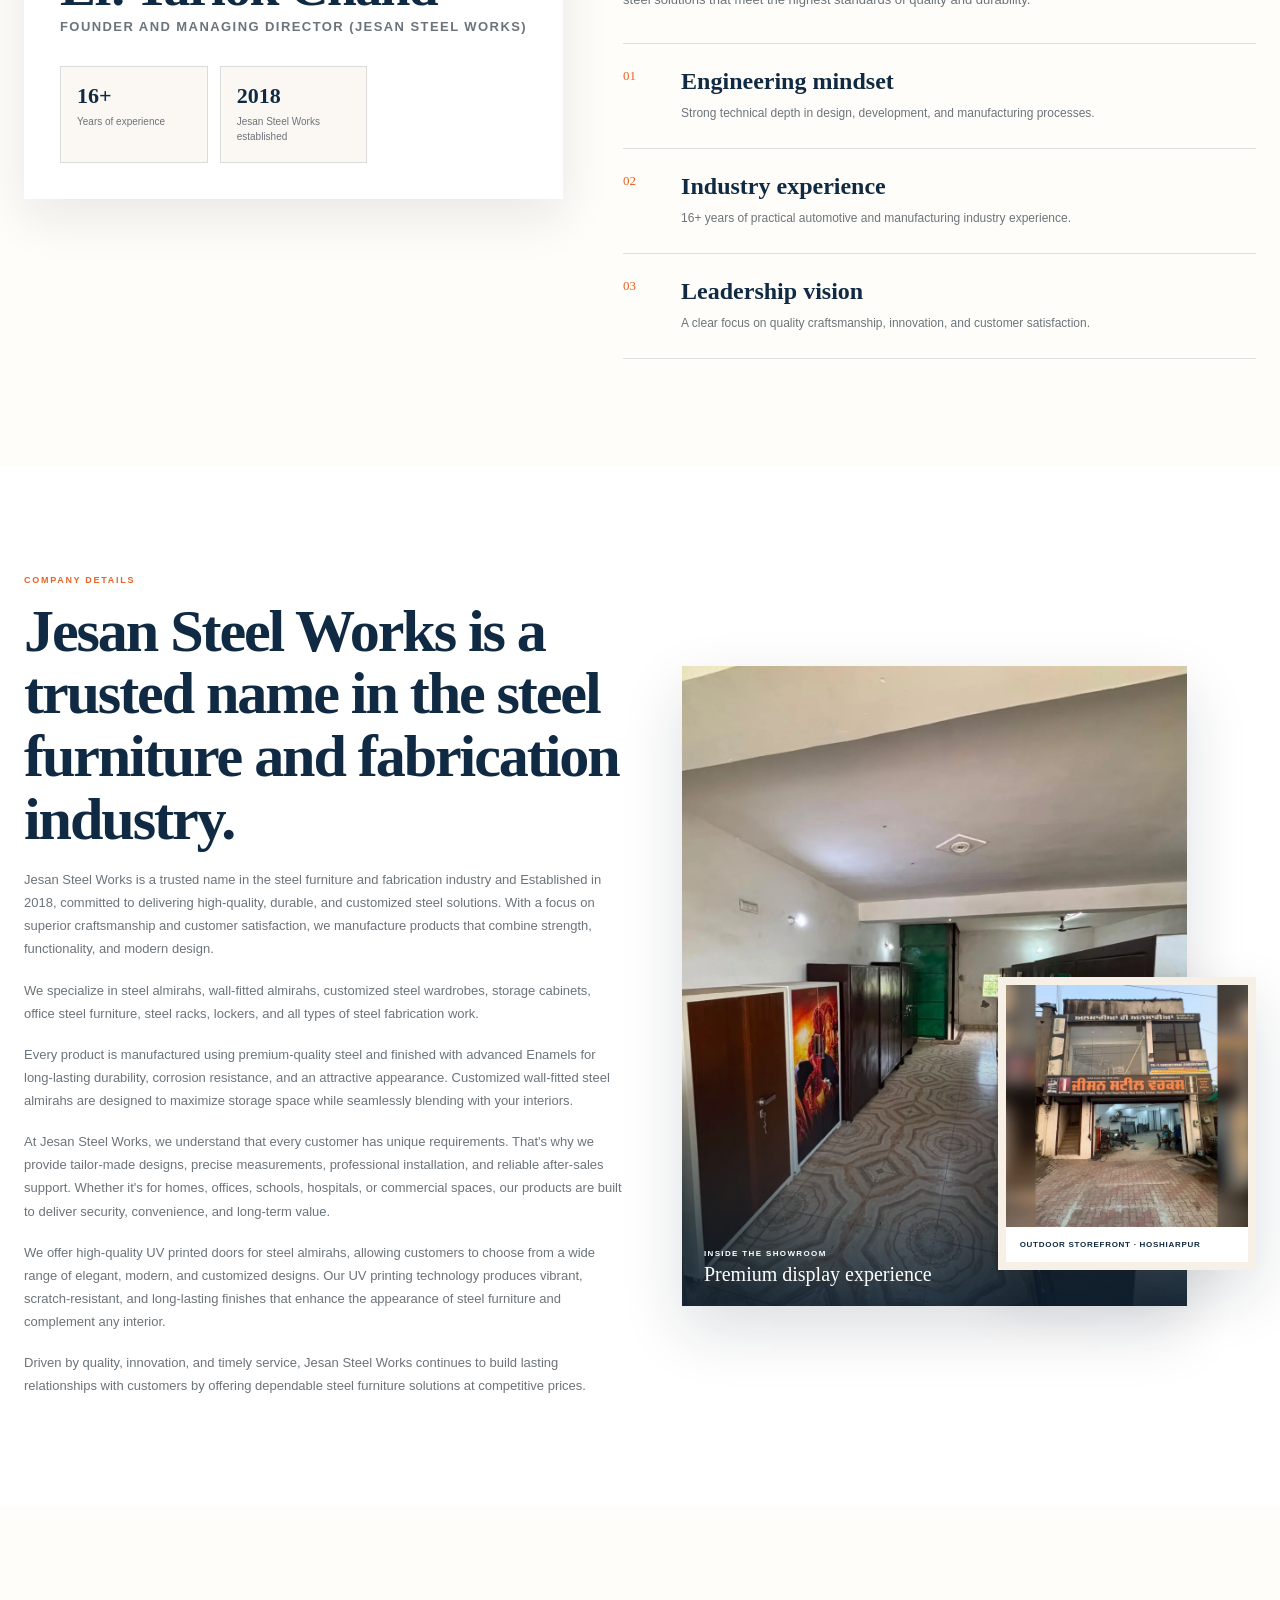
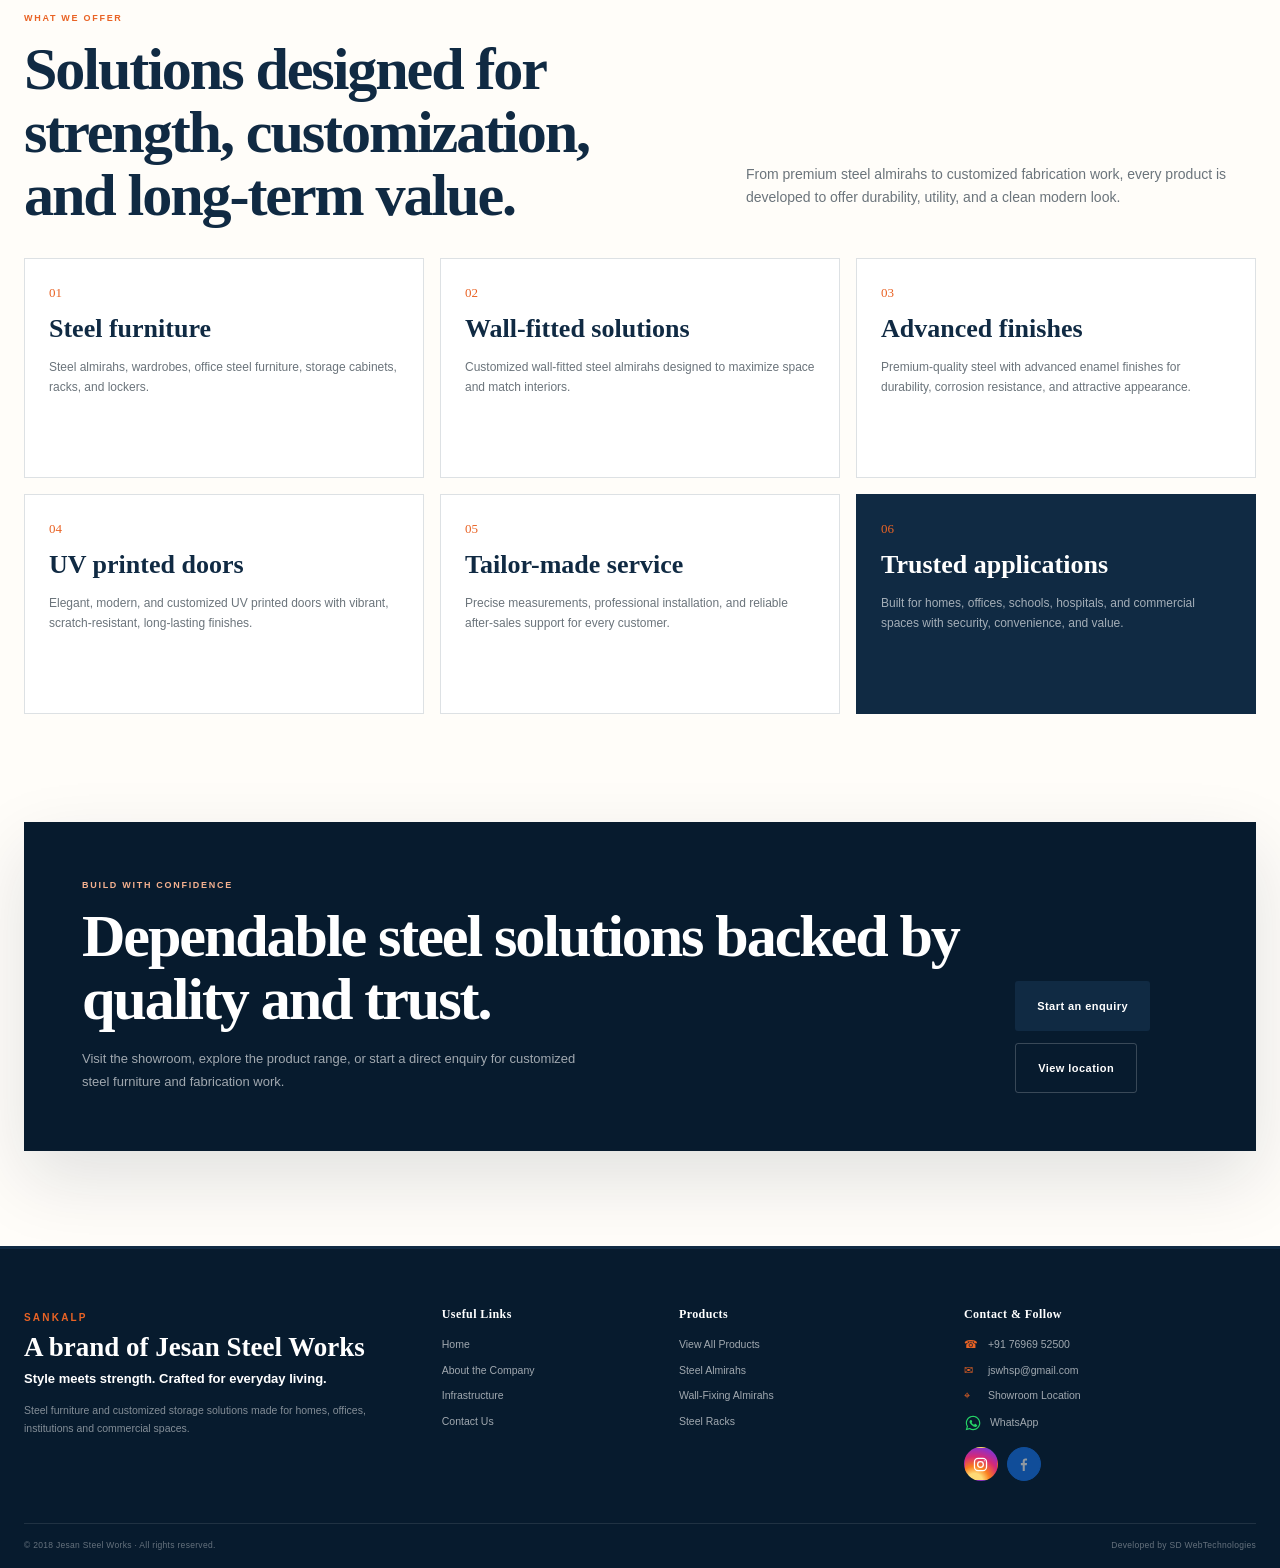
<file: about.html>
<!DOCTYPE html>

<html lang="en">
<head>
<meta charset="utf-8"/>
<meta content="width=device-width, initial-scale=1" name="viewport"/>
<meta content="About SANKALP and Jesan Steel Works — founder story, company journey, and premium steel furniture manufacturing in Hoshiarpur." name="description"/>
<meta content="#102a43" name="theme-color"/>
<title>About SANKALP — Jesan Steel Works</title>
<link href="favicon.svg" rel="icon" type="image/svg+xml"/>
<link href="styles.css" rel="stylesheet"/>
<script defer="" src="site-config.js"></script>
<script defer="" src="script.js"></script>
</head>
<body class="about-page">
<div aria-label="Jesan Steel Works quick contact" class="client-ribbon">
<div class="container client-ribbon-inner">
<a aria-label="Call Jesan Steel Works" class="client-ribbon-phone" data-call-link="" href="tel:+917696952500">
<svg aria-hidden="true" viewbox="0 0 24 24"><path d="M7.2 3.5 4.8 4.6c-.8.4-1.2 1.2-1 2.1 1.2 6.7 6.5 12 13.2 13.2.9.2 1.7-.2 2.1-1l1.1-2.4c.3-.7.1-1.5-.5-1.9l-3.1-2.2c-.6-.4-1.4-.4-1.9.1l-1.4 1.4a13 13 0 0 1-3.5-3.5l1.4-1.4c.5-.5.5-1.3.1-1.9L9.1 4c-.4-.6-1.2-.8-1.9-.5Z"></path></svg>
<span>Call <strong data-phone-display="">+91 76969 52500</strong></span>
</a>
<div aria-label="Social and messaging links" class="client-ribbon-socials">
<a aria-label="Instagram" class="client-ribbon-social client-ribbon-instagram" data-instagram-link="" href="https://www.instagram.com/jesansteelworks?utm_source=qr" rel="noopener noreferrer" target="_blank" title="Open Instagram">
<svg aria-hidden="true" viewbox="0 0 24 24"><rect height="17" rx="5" width="17" x="3.5" y="3.5"></rect><circle cx="12" cy="12" r="4"></circle><circle cx="17.4" cy="6.7" fill="currentColor" r=".8" stroke="none"></circle></svg>
</a>
<a aria-label="WhatsApp Jesan Steel Works" class="client-ribbon-social client-ribbon-whatsapp" data-whatsapp-link="" data-whatsapp-message="Hello SANKALP, I would like to enquire about your steel furniture." href="https://wa.me/917696952500" rel="noopener noreferrer" target="_blank">
<svg aria-hidden="true" viewbox="0 0 32 32"><path d="M16.1 3C9 3 3.2 8.7 3.2 15.8c0 2.2.6 4.4 1.7 6.3L3 29l7-1.8c1.8 1 3.9 1.5 6.1 1.5 7.1 0 12.9-5.7 12.9-12.8S23.2 3 16.1 3Zm0 23.5c-2 0-3.9-.5-5.5-1.5l-.4-.2-4.1 1.1 1.1-4-.3-.4a10.5 10.5 0 0 1-1.6-5.6c0-5.9 4.8-10.7 10.8-10.7 2.9 0 5.6 1.1 7.6 3.1a10.6 10.6 0 0 1 3.2 7.6c0 5.8-4.8 10.6-10.8 10.6Zm5.9-8c-.3-.2-1.9-.9-2.2-1-.3-.1-.5-.2-.7.2-.2.3-.8 1-.9 1.2-.2.2-.3.2-.6.1-1.7-.8-2.8-1.5-3.9-3.4-.3-.5.3-.5.8-1.6.1-.2 0-.4 0-.6l-1-2.4c-.3-.6-.6-.5-.8-.5h-.7c-.2 0-.6.1-.9.4-.3.4-1.2 1.2-1.2 2.8s1.2 3.2 1.4 3.4c.2.2 2.3 3.6 5.7 5 .8.3 1.4.6 1.9.7.8.3 1.6.2 2.2.1.7-.1 1.9-.8 2.1-1.5.3-.7.3-1.4.2-1.5-.1-.2-.4-.3-.7-.4Z"></path></svg>
</a>
</div>
</div>
</div>
<header class="site-header">
<div class="container header-inner">
<a aria-label="SANKALP home" class="wordmark brand-image-lockup" href="index.html">
<img alt="JSW logo" class="brand-logo-mark" height="48" src="assets/images/jsw-logo-transparent.png" width="48"/>
<img alt="SANKALP — a brand of Jesan Steel Works" class="brand-sankalp-wordmark" height="65" src="assets/images/sankalp-wordmark-brand-transparent.png" width="178"/>
</a>
<button aria-controls="main-navigation" aria-expanded="false" aria-label="Toggle navigation" class="menu-toggle" type="button">
<span></span><span></span><span></span>
</button>
<nav aria-label="Main navigation" class="main-nav" id="main-navigation">
<a href="index.html">Home</a>
<a href="products.html">Products</a>
<a href="infrastructure.html">Infrastructure</a>
<a class="active" href="about.html">About</a>
<a href="contact.html">Contact</a>
</nav>
<a class="header-enquiry" href="contact.html">
          Start an enquiry
          <svg aria-hidden="true" viewbox="0 0 24 24"><path d="M5 12h14M13 6l6 6-6 6"></path></svg>
</a>
</div>
</header>
<main>
<section class="about-hero">
<div class="container about-hero-grid">
<div class="about-hero-copy" data-reveal="">
<h1>About Us</h1>
<p>SANKALP, a brand of Jesan Steel Works, combines quality craftsmanship, modern technology, and customer-focused service to create durable, stylish, and reliable steel furniture solutions for homes, offices, and commercial spaces.</p>
<div class="about-hero-actions">
<a class="button button-primary" href="#founder-story">Meet the founder</a>
<a class="button button-secondary" href="#company-story">Our company</a>
</div>
<div aria-label="Company highlights" class="about-mini-stats" role="list">
<div role="listitem"><strong>16+</strong><span>Years of<br/>industry experience</span></div>
<div role="listitem"><strong>2018</strong><span>Jesan Steel Works<br/>established</span></div>
<div role="listitem"><strong>CAD/CAM</strong><span>Design technology<br/>background</span></div>
</div>
</div>
<div class="about-hero-visual" data-reveal="">
<figure class="about-hero-photo about-hero-photo-main">
<img alt="Er. Tarlok Chand seated at his office desk" loading="eager" src="assets/images/owner-portrait-main.webp"/>
</figure>
</div>
</div>
</section>
<section class="about-intro-strip">
<div class="container about-intro-strip-inner">
<span class="rail-label">Driven by</span>
<span>Mechanical engineering</span><i></i>
<span>Customized solutions</span><i></i>
<span>Premium craftsmanship</span><i></i>
<span>Customer trust</span>
</div>
</section>
<section class="section founder-section" id="founder-story">
<div class="container founder-grid">
<div class="founder-side" data-reveal="">
<div class="founder-profile-card founder-profile-card-with-photo">
<div class="founder-profile-photo-wrap">
<img alt="Er. Tarlok Chand portrait" loading="lazy" src="assets/images/owner-portrait-close.webp"/>
</div>
<span class="kicker">Founder profile</span>
<h2>Er. Tarlok Chand</h2>
<p class="founder-title">Founder and Managing Director (Jesan Steel Works)</p>
<div class="founder-stat-list">
<div><strong>16+</strong><span>Years of experience</span></div>
<div><strong>2018</strong><span>Jesan Steel Works established</span></div>
</div>
</div>
</div>
<div class="founder-copy" data-reveal="">
<span class="kicker">Owner details</span>
<h2>Founder story built on knowledge, experience, and vision.</h2>
<p>Er. Tarlok Chand graduated in Mechanical Engineering and further enhanced his technical expertise by earning a professional certification in CAD/CAM Design Technology.</p>
<p>With over 16 years of experience in the automotive industry, he has built a strong foundation in engineering design, product development, manufacturing processes, and marketing. His extensive technical knowledge, combined with practical industry experience, has enabled him to understand customer requirements and deliver innovative, high-quality solutions.</p>
<p>Driven by a passion for manufacturing and entrepreneurship, he established Jesan Steel Works in 2018 in Hoshiarpur, Punjab. Under his leadership, the company has grown into a trusted name in the steel furniture industry.</p>
<p>His vision is to combine quality craftsmanship, modern technology, and customer-focused service to create durable, stylish, and reliable steel furniture solutions that meet the evolving needs of homes, offices, and commercial spaces.</p>
<p>Today, he continues to lead Jesan Steel Works with a focus on excellence, customer trust, and delivering steel solutions that meet the highest standards of quality and durability.</p>
<div class="founder-highlights">
<article>
<span>01</span>
<div><h3>Engineering mindset</h3><p>Strong technical depth in design, development, and manufacturing processes.</p></div>
</article>
<article>
<span>02</span>
<div><h3>Industry experience</h3><p>16+ years of practical automotive and manufacturing industry experience.</p></div>
</article>
<article>
<span>03</span>
<div><h3>Leadership vision</h3><p>A clear focus on quality craftsmanship, innovation, and customer satisfaction.</p></div>
</article>
</div>
</div>
</div>
</section>
<section class="section company-section" id="company-story">
<div class="container company-grid">
<div class="company-copy" data-reveal="">
<span class="kicker">Company details</span>
<h2>Jesan Steel Works is a trusted name in the steel furniture and fabrication industry.</h2>
<p>Jesan Steel Works is a trusted name in the steel furniture and fabrication industry and Established in 2018, committed to delivering high-quality, durable, and customized steel solutions. With a focus on superior craftsmanship and customer satisfaction, we manufacture products that combine strength, functionality, and modern design.</p>
<p>We specialize in steel almirahs, wall-fitted almirahs, customized steel wardrobes, storage cabinets, office steel furniture, steel racks, lockers, and all types of steel fabrication work.</p>
<p>Every product is manufactured using premium-quality steel and finished with advanced Enamels for long-lasting durability, corrosion resistance, and an attractive appearance. Customized wall-fitted steel almirahs are designed to maximize storage space while seamlessly blending with your interiors.</p>
<p>At Jesan Steel Works, we understand that every customer has unique requirements. That's why we provide tailor-made designs, precise measurements, professional installation, and reliable after-sales support. Whether it's for homes, offices, schools, hospitals, or commercial spaces, our products are built to deliver security, convenience, and long-term value.</p>
<p>We offer high-quality UV printed doors for steel almirahs, allowing customers to choose from a wide range of elegant, modern, and customized designs. Our UV printing technology produces vibrant, scratch-resistant, and long-lasting finishes that enhance the appearance of steel furniture and complement any interior.</p>
<p>Driven by quality, innovation, and timely service, Jesan Steel Works continues to build lasting relationships with customers by offering dependable steel furniture solutions at competitive prices.</p>
</div>
<div class="company-visuals" data-reveal="">
<figure class="company-visual company-visual-main">
<img alt="SANKALP steel furniture displayed inside the showroom" loading="lazy" src="assets/images/showroom-1.webp"/>
<figcaption><span>Inside the showroom</span><strong>Premium display experience</strong></figcaption>
</figure>
<figure class="company-visual company-visual-small">
<img alt="Exterior storefront of Jesan Steel Works in Hoshiarpur" loading="lazy" src="assets/images/storefront.webp"/>
<figcaption>Outdoor storefront · Hoshiarpur</figcaption>
</figure>
</div>
</div>
</section>
<section class="section expertise-section">
<div class="container">
<div class="section-intro about-section-intro" data-reveal="">
<div>
<span class="kicker">What we offer</span>
<h2>Solutions designed for strength, customization, and long-term value.</h2>
</div>
<div class="section-intro-copy">
<p>From premium steel almirahs to customized fabrication work, every product is developed to offer durability, utility, and a clean modern look.</p>
</div>
</div>
<div class="expertise-grid">
<article class="expertise-card" data-reveal="">
<span>01</span>
<h3>Steel furniture</h3>
<p>Steel almirahs, wardrobes, office steel furniture, storage cabinets, racks, and lockers.</p>
</article>
<article class="expertise-card" data-reveal="">
<span>02</span>
<h3>Wall-fitted solutions</h3>
<p>Customized wall-fitted steel almirahs designed to maximize space and match interiors.</p>
</article>
<article class="expertise-card" data-reveal="">
<span>03</span>
<h3>Advanced finishes</h3>
<p>Premium-quality steel with advanced enamel finishes for durability, corrosion resistance, and attractive appearance.</p>
</article>
<article class="expertise-card" data-reveal="">
<span>04</span>
<h3>UV printed doors</h3>
<p>Elegant, modern, and customized UV printed doors with vibrant, scratch-resistant, long-lasting finishes.</p>
</article>
<article class="expertise-card" data-reveal="">
<span>05</span>
<h3>Tailor-made service</h3>
<p>Precise measurements, professional installation, and reliable after-sales support for every customer.</p>
</article>
<article class="expertise-card expertise-card-dark" data-reveal="">
<span>06</span>
<h3>Trusted applications</h3>
<p>Built for homes, offices, schools, hospitals, and commercial spaces with security, convenience, and value.</p>
</article>
</div>
</div>
</section>
<section class="about-cta">
<div class="container about-cta-inner" data-reveal="">
<div>
<span class="kicker kicker-light">Build with confidence</span>
<h2>Dependable steel solutions backed by quality and trust.</h2>
<p>Visit the showroom, explore the product range, or start a direct enquiry for customized steel furniture and fabrication work.</p>
</div>
<div class="about-cta-actions">
<a class="button button-primary" href="contact.html">Start an enquiry</a>
<a class="button button-secondary about-cta-secondary" data-map-link="" href="https://www.google.com/maps/search/?api=1&amp;query=Jesan%20Steel%20Works%2C%20V.P.O.%20New%20Colony%20Chohal%2C%20Near%20Hotel%20Royal%20Plaza%2C%20Hoshiarpur%2C%20Punjab">View location</a>
</div>
</div>
</section>
</main>
<footer class="site-footer client-footer">
<div class="container client-footer-grid">
<section aria-label="SANKALP by Jesan Steel Works" class="client-footer-brand">
<span class="client-footer-kicker">SANKALP</span>
<h2>A brand of Jesan Steel Works</h2>
<p class="client-footer-tagline">Style meets strength. Crafted for everyday living.</p>
<p class="client-footer-copy">Steel furniture and customized storage solutions made for homes, offices, institutions and commercial spaces.</p>
</section>
<nav aria-label="Useful links" class="client-footer-column">
<h3>Useful Links</h3>
<a href="index.html">Home</a>
<a href="about.html">About the Company</a>
<a href="infrastructure.html">Infrastructure</a>
<a href="contact.html">Contact Us</a>
</nav>
<nav aria-label="Product links" class="client-footer-column">
<h3>Products</h3>
<a href="products.html">View All Products</a>
<a href="products.html?category=Almirahs">Steel Almirahs</a>
<a href="products.html?category=Wall%20Fixing">Wall-Fixing Almirahs</a>
<a href="products.html?category=Racks">Steel Racks</a>
</nav>
<section aria-label="Contact and social links" class="client-footer-column client-footer-contact">
<h3>Contact &amp; Follow</h3>
<a data-call-link="" href="tel:+917696952500"><span class="client-footer-icon">☎</span><span data-phone-display="">+91 76969 52500</span></a>
<a data-email-link="" href="mailto:jswhsp@gmail.com"><span class="client-footer-icon">✉</span><span data-email-display="">jswhsp@gmail.com</span></a>
<a data-map-link="" href="#" rel="noopener noreferrer" target="_blank"><span class="client-footer-icon">⌖</span><span>Showroom Location</span></a>
<a data-whatsapp-link="" data-whatsapp-message="Hello SANKALP, I would like to enquire about your steel furniture." href="https://wa.me/917696952500" rel="noopener noreferrer" target="_blank"><span class="client-footer-icon">◉</span><span>WhatsApp</span></a>
<div aria-label="Social media" class="client-footer-socials">
<a aria-label="Instagram" data-instagram-link="" href="https://www.instagram.com/jesansteelworks?utm_source=qr" rel="noopener noreferrer" target="_blank" title="Open Instagram"><svg aria-hidden="true" viewbox="0 0 24 24"><rect height="17" rx="5" width="17" x="3.5" y="3.5"></rect><circle cx="12" cy="12" r="4"></circle><circle cx="17.4" cy="6.7" fill="currentColor" r=".8" stroke="none"></circle></svg></a>
<a aria-label="Facebook" data-facebook-link="" href="#" title="Facebook link will be added soon"><svg aria-hidden="true" viewbox="0 0 24 24"><path d="M13.8 21v-8h2.8l.4-3h-3.2V8.1c0-.9.3-1.6 1.7-1.6H17V3.8c-.4-.1-1.2-.2-2.2-.2-2.3 0-3.9 1.4-3.9 4V10H8.3v3h2.6v8h2.9Z" fill="currentColor" stroke="none"></path></svg></a>
</div>
</section>
</div>
<div class="container client-footer-bottom">
<span>© 2018 Jesan Steel Works · All rights reserved.</span>
<span>Developed by SD WebTechnologies</span>
</div>
</footer>
<aside aria-label="Quick contact options" class="contact-dock">
<a aria-label="Open SANKALP location in Google Maps" class="contact-dock-item contact-dock-location" data-map-link="" href="https://www.google.com/maps/search/?api=1&amp;query=Jesan%20Steel%20Works%2C%20V.P.O.%20New%20Colony%20Chohal%2C%20Near%20Hotel%20Royal%20Plaza%2C%20Hoshiarpur%2C%20Punjab" rel="noopener noreferrer" target="_blank" title="Location"><svg aria-hidden="true" viewbox="0 0 24 24"><path d="M20 10c0 5-8 11-8 11S4 15 4 10a8 8 0 1 1 16 0Z"></path><circle cx="12" cy="10" r="2.5"></circle></svg><span>Location</span></a>
<a aria-label="Call SANKALP" class="contact-dock-item contact-dock-call" data-call-link="" href="tel:+917696952500" title="Call SANKALP"><svg aria-hidden="true" viewbox="0 0 24 24"><path d="M7.2 3.5 4.8 4.6c-.8.4-1.2 1.2-1 2.1 1.2 6.7 6.5 12 13.2 13.2.9.2 1.7-.2 2.1-1l1.1-2.4c.3-.7.1-1.5-.5-1.9l-3.1-2.2c-.6-.4-1.4-.4-1.9.1l-1.4 1.4a13 13 0 0 1-3.5-3.5l1.4-1.4c.5-.5.5-1.3.1-1.9L9.1 4c-.4-.6-1.2-.8-1.9-.5Z"></path></svg><span>Call</span></a>
<a aria-label="Enquire with SANKALP on WhatsApp" class="contact-dock-item contact-dock-whatsapp" data-whatsapp-link="" href="https://wa.me/917696952500" rel="noopener noreferrer" target="_blank" title="WhatsApp enquiry"><svg aria-hidden="true" viewbox="0 0 32 32"><path d="M16.1 3C9 3 3.2 8.7 3.2 15.8c0 2.2.6 4.4 1.7 6.3L3 29l7-1.8c1.8 1 3.9 1.5 6.1 1.5 7.1 0 12.9-5.7 12.9-12.8S23.2 3 16.1 3Zm0 23.5c-2 0-3.9-.5-5.5-1.5l-.4-.2-4.1 1.1 1.1-4-.3-.4a10.5 10.5 0 0 1-1.6-5.6c0-5.9 4.8-10.7 10.8-10.7 2.9 0 5.6 1.1 7.6 3.1a10.6 10.6 0 0 1 3.2 7.6c0 5.8-4.8 10.6-10.8 10.6Zm5.9-8c-.3-.2-1.9-.9-2.2-1-.3-.1-.5-.2-.7.2-.2.3-.8 1-.9 1.2-.2.2-.3.2-.6.1-1.7-.8-2.8-1.5-3.9-3.4-.3-.5.3-.5.8-1.6.1-.2 0-.4 0-.6l-1-2.4c-.3-.6-.6-.5-.8-.5h-.7c-.2 0-.6.1-.9.4-.3.4-1.2 1.2-1.2 2.8s1.2 3.2 1.4 3.4c.2.2 2.3 3.6 5.7 5 .8.3 1.4.6 1.9.7.8.3 1.6.2 2.2.1.7-.1 1.9-.8 2.1-1.5.3-.7.3-1.4.2-1.5-.1-.2-.4-.3-.7-.4Z"></path></svg><span>WhatsApp</span></a>
</aside>
</body>
</html>
</file>
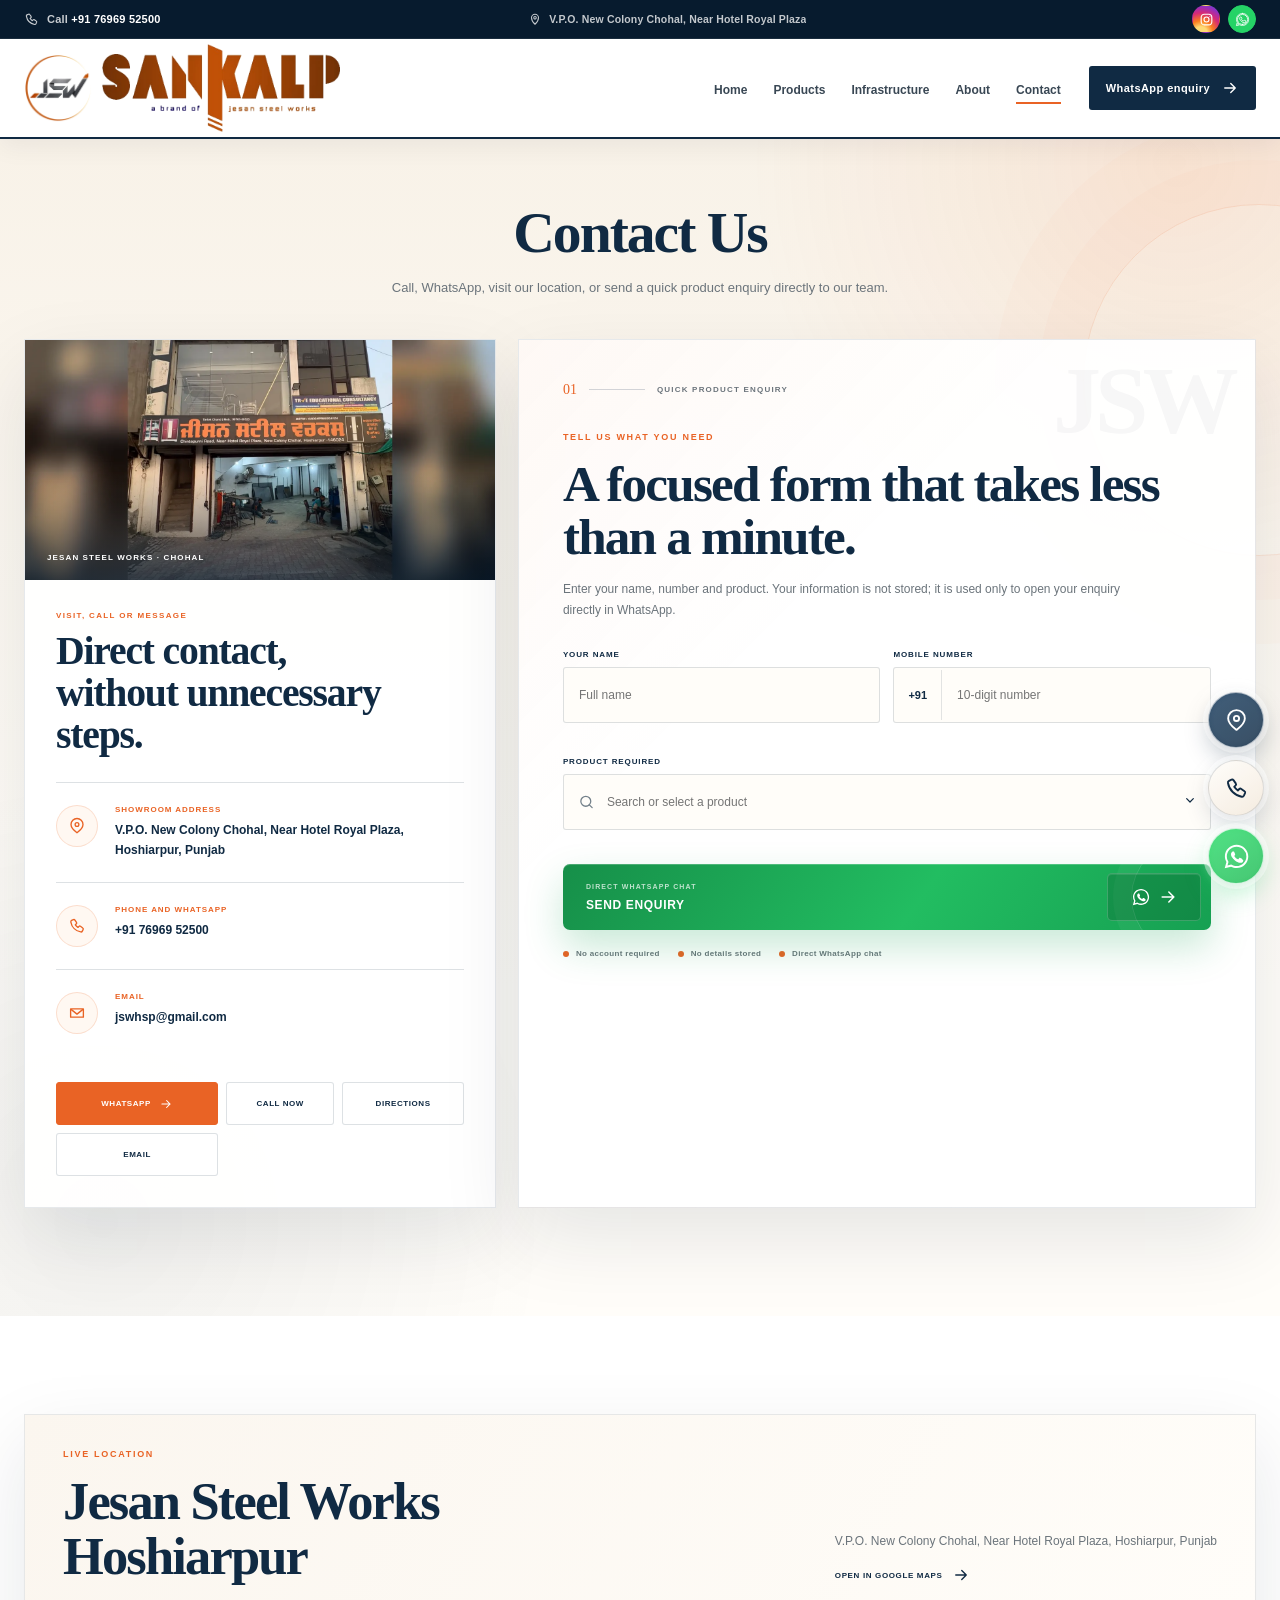
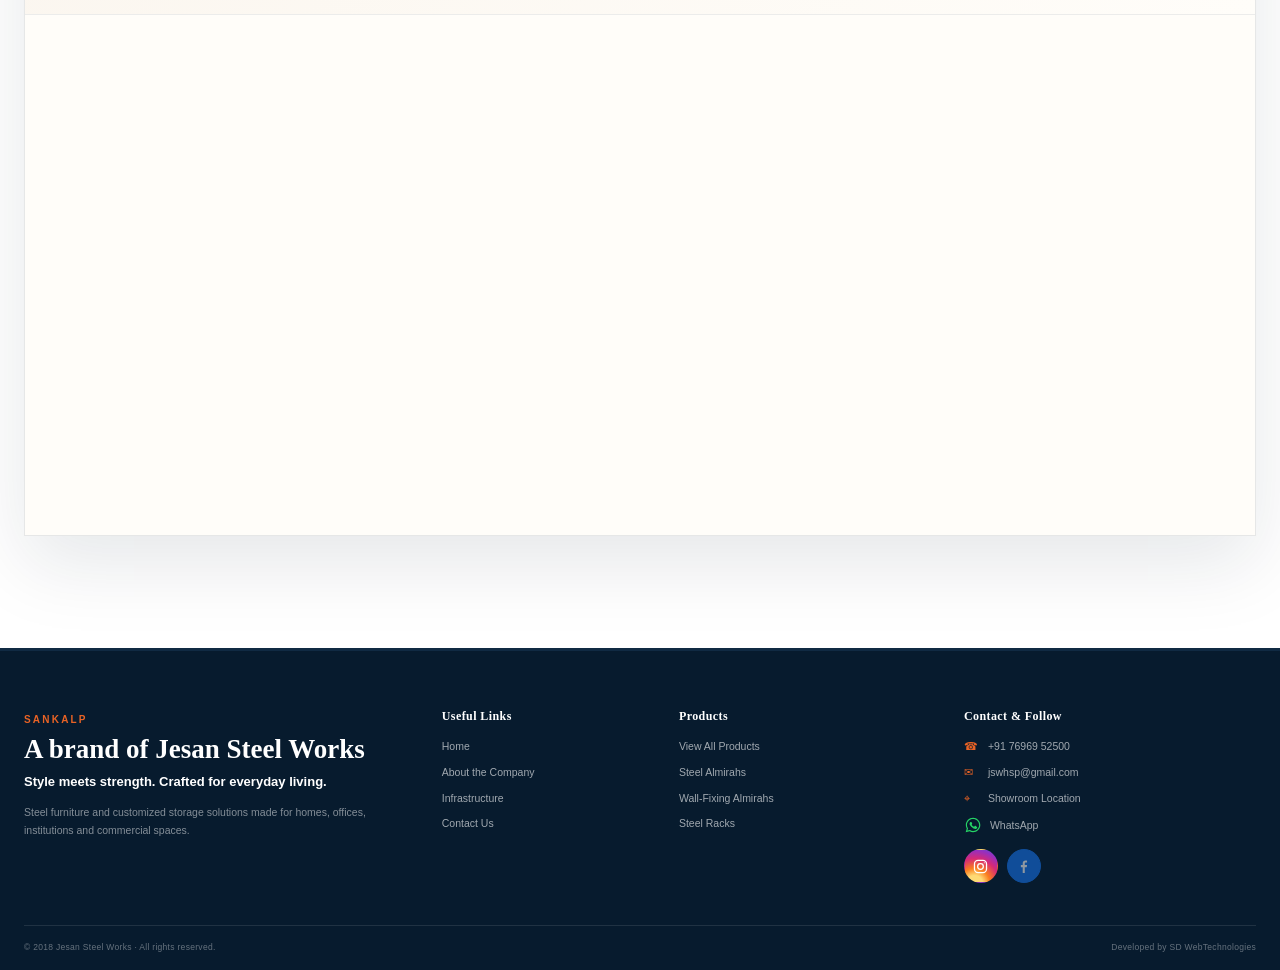
<file: contact.html>
<!DOCTYPE html>

<html lang="en">
<head>
<meta charset="utf-8"/>
<meta content="width=device-width, initial-scale=1" name="viewport"/>
<meta content="Contact SANKALP by Jesan Steel Works for customized steel furniture and fabrication work in Chohal, Hoshiarpur." name="description"/>
<meta content="#f8f2e8" name="theme-color"/>
<title>Contact SANKALP — Jesan Steel Works</title>
<link href="favicon.svg" rel="icon" type="image/svg+xml"/>
<link href="styles.css" rel="stylesheet"/>
<script defer="" src="site-config.js"></script>
<script defer="" src="script.js"></script>
</head>
<body class="contact-page contact-page-signature">
<div aria-label="Jesan Steel Works quick contact" class="client-ribbon">
<div class="container client-ribbon-inner">
<a aria-label="Call Jesan Steel Works" class="client-ribbon-phone" data-call-link="" href="tel:+917696952500">
<svg aria-hidden="true" viewbox="0 0 24 24"><path d="M7.2 3.5 4.8 4.6c-.8.4-1.2 1.2-1 2.1 1.2 6.7 6.5 12 13.2 13.2.9.2 1.7-.2 2.1-1l1.1-2.4c.3-.7.1-1.5-.5-1.9l-3.1-2.2c-.6-.4-1.4-.4-1.9.1l-1.4 1.4a13 13 0 0 1-3.5-3.5l1.4-1.4c.5-.5.5-1.3.1-1.9L9.1 4c-.4-.6-1.2-.8-1.9-.5Z"></path></svg>
<span>Call <strong data-phone-display="">+91 76969 52500</strong></span>
</a>
<div aria-label="Social and messaging links" class="client-ribbon-socials">
<a aria-label="Instagram" class="client-ribbon-social client-ribbon-instagram" data-instagram-link="" href="https://www.instagram.com/jesansteelworks?utm_source=qr" rel="noopener noreferrer" target="_blank" title="Open Instagram">
<svg aria-hidden="true" viewbox="0 0 24 24"><rect height="17" rx="5" width="17" x="3.5" y="3.5"></rect><circle cx="12" cy="12" r="4"></circle><circle cx="17.4" cy="6.7" fill="currentColor" r=".8" stroke="none"></circle></svg>
</a>
<a aria-label="WhatsApp Jesan Steel Works" class="client-ribbon-social client-ribbon-whatsapp" data-whatsapp-link="" data-whatsapp-message="Hello SANKALP, I would like to enquire about your steel furniture." href="https://wa.me/917696952500" rel="noopener noreferrer" target="_blank">
<svg aria-hidden="true" viewbox="0 0 32 32"><path d="M16.1 3C9 3 3.2 8.7 3.2 15.8c0 2.2.6 4.4 1.7 6.3L3 29l7-1.8c1.8 1 3.9 1.5 6.1 1.5 7.1 0 12.9-5.7 12.9-12.8S23.2 3 16.1 3Zm0 23.5c-2 0-3.9-.5-5.5-1.5l-.4-.2-4.1 1.1 1.1-4-.3-.4a10.5 10.5 0 0 1-1.6-5.6c0-5.9 4.8-10.7 10.8-10.7 2.9 0 5.6 1.1 7.6 3.1a10.6 10.6 0 0 1 3.2 7.6c0 5.8-4.8 10.6-10.8 10.6Zm5.9-8c-.3-.2-1.9-.9-2.2-1-.3-.1-.5-.2-.7.2-.2.3-.8 1-.9 1.2-.2.2-.3.2-.6.1-1.7-.8-2.8-1.5-3.9-3.4-.3-.5.3-.5.8-1.6.1-.2 0-.4 0-.6l-1-2.4c-.3-.6-.6-.5-.8-.5h-.7c-.2 0-.6.1-.9.4-.3.4-1.2 1.2-1.2 2.8s1.2 3.2 1.4 3.4c.2.2 2.3 3.6 5.7 5 .8.3 1.4.6 1.9.7.8.3 1.6.2 2.2.1.7-.1 1.9-.8 2.1-1.5.3-.7.3-1.4.2-1.5-.1-.2-.4-.3-.7-.4Z"></path></svg>
</a>
</div>
</div>
</div>
<header class="site-header">
<div class="container header-inner">
<a aria-label="SANKALP home" class="wordmark brand-image-lockup" href="index.html">
<img alt="JSW logo" class="brand-logo-mark" height="48" src="assets/images/jsw-logo-transparent.png" width="48"/>
<img alt="SANKALP — a brand of Jesan Steel Works" class="brand-sankalp-wordmark" height="65" src="assets/images/sankalp-wordmark-brand-transparent.png" width="178"/>
</a>
<button aria-controls="main-navigation" aria-expanded="false" aria-label="Toggle navigation" class="menu-toggle" type="button">
<span></span><span></span><span></span>
</button>
<nav aria-label="Main navigation" class="main-nav" id="main-navigation">
<a href="index.html">Home</a>
<a href="products.html">Products</a>
<a href="infrastructure.html">Infrastructure</a>
<a href="about.html">About</a>
<a class="active" href="contact.html">Contact</a>
</nav>
<a class="header-enquiry" data-whatsapp-link="" data-whatsapp-message="Hello SANKALP, I would like to enquire about your steel furniture." href="https://wa.me/917696952500?text=Hello%20SANKALP%2C%20I%20would%20like%20to%20enquire%20about%20your%20steel%20furniture.">
          WhatsApp enquiry
          <svg aria-hidden="true" viewbox="0 0 24 24"><path d="M5 12h14M13 6l6 6-6 6"></path></svg>
</a>
</div>
</header>
<main>
<section class="signature-contact">
<div class="container signature-contact-intro" data-reveal="">
<div>
<h1>Contact Us</h1>
</div>
<p>Call, WhatsApp, visit our location, or send a quick product enquiry directly to our team.</p>
</div>
<div class="container signature-contact-layout">
<aside class="signature-details-card" data-reveal="">
<div class="signature-showroom-image">
<img alt="Jesan Steel Works showroom in Chohal, Hoshiarpur" loading="eager" src="assets/images/storefront.webp"/>
<span>Jesan Steel Works · Chohal</span>
</div>
<div class="signature-details-body">
<span class="signature-card-label">Visit, call or message</span>
<h2>Direct contact, without unnecessary steps.</h2>
<div class="signature-contact-item">
<span aria-hidden="true" class="signature-icon">
<svg viewbox="0 0 24 24"><path d="M20 10c0 5-8 11-8 11S4 15 4 10a8 8 0 1 1 16 0Z"></path><circle cx="12" cy="10" r="2.5"></circle></svg>
</span>
<div>
<small>Showroom address</small>
<strong data-showroom-address="">V.P.O. New Colony Chohal, Near Hotel Royal Plaza, Hoshiarpur, Punjab</strong>
</div>
</div>
<div class="signature-contact-item">
<span aria-hidden="true" class="signature-icon">
<svg viewbox="0 0 24 24"><path d="M7.2 3.5 4.8 4.6c-.8.4-1.2 1.2-1 2.1 1.2 6.7 6.5 12 13.2 13.2.9.2 1.7-.2 2.1-1l1.1-2.4c.3-.7.1-1.5-.5-1.9l-3.1-2.2c-.6-.4-1.4-.4-1.9.1l-1.4 1.4a13 13 0 0 1-3.5-3.5l1.4-1.4c.5-.5.5-1.3.1-1.9L9.1 4c-.4-.6-1.2-.8-1.9-.5Z"></path></svg>
</span>
<div>
<small>Phone and WhatsApp</small>
<a data-call-link="" href="tel:+917696952500"><strong data-phone-display="">+91 76969 52500</strong></a>
</div>
</div><div class="signature-contact-item signature-contact-email">
<span aria-hidden="true" class="signature-icon"><svg viewbox="0 0 24 24"><path d="M3.5 6.5h17v11h-17z"></path><path d="m4.5 7.5 7.5 6 7.5-6"></path></svg></span>
<div><small>Email</small><a data-email-link="" href="mailto:jswhsp@gmail.com"><strong data-email-display="">jswhsp@gmail.com</strong></a></div>
</div>
<div class="signature-actions">
<a class="signature-action signature-action-primary" data-whatsapp-link="" data-whatsapp-message="Hello SANKALP, I would like to enquire about your steel furniture." href="https://wa.me/917696952500?text=Hello%20SANKALP%2C%20I%20would%20like%20to%20enquire%20about%20your%20steel%20furniture." rel="noopener noreferrer" target="_blank">
                  WhatsApp
                  <svg aria-hidden="true" viewbox="0 0 24 24"><path d="M5 12h14M13 6l6 6-6 6"></path></svg>
</a>
<a class="signature-action" data-call-link="" href="tel:+917696952500">Call now</a>
<a class="signature-action" data-map-link="" href="https://www.google.com/maps/search/?api=1&amp;query=Jesan%20Steel%20Works%2C%20V.P.O.%20New%20Colony%20Chohal%2C%20Near%20Hotel%20Royal%20Plaza%2C%20Hoshiarpur%2C%20Punjab" rel="noopener noreferrer" target="_blank">Directions</a>
<a class="signature-action" data-email-link="" href="mailto:jswhsp@gmail.com">Email</a></div>
</div>
</aside>
<section aria-labelledby="enquiry-title" class="signature-form-card" data-reveal="">
<div class="signature-form-topline">
<span>01</span>
<i></i>
<small>Quick product enquiry</small>
</div>
<div class="signature-form-heading">
<span class="kicker">Tell us what you need</span>
<h2 id="enquiry-title">A focused form that takes less than a minute.</h2>
<p>Enter your name, number and product. Your information is not stored; it is used only to open your enquiry directly in WhatsApp.</p>
</div>
<form class="contact-enquiry-form signature-enquiry-form" novalidate="">
<div class="signature-field-row">
<label class="premium-field signature-field">
<span>Your name</span>
<input autocomplete="name" name="contactName" placeholder="Full name" required="" type="text"/>
<small class="field-error" data-error-for="contactName"></small>
</label>
<label class="premium-field signature-field">
<span>Mobile number</span>
<div class="phone-field-wrap signature-phone-wrap">
<b>+91</b>
<input autocomplete="tel" inputmode="numeric" maxlength="10" name="contactPhone" placeholder="10-digit number" required="" type="tel"/>
</div>
<small class="field-error" data-error-for="contactPhone"></small>
</label>
</div>
<div class="premium-field product-combobox signature-field signature-product-field" data-product-combobox="">
<label for="product-search">Product required</label>
<div class="product-search-wrap signature-product-search">
<svg aria-hidden="true" viewbox="0 0 24 24"><circle cx="11" cy="11" r="7"></circle><path d="m20 20-4-4"></path></svg>
<input aria-autocomplete="list" aria-controls="product-options" aria-expanded="false" autocomplete="off" id="product-search" name="productSearch" placeholder="Search or select a product" role="combobox" type="text"/>
<button aria-label="Show product options" class="product-toggle" tabindex="-1" type="button">
<svg aria-hidden="true" viewbox="0 0 24 24"><path d="m7 10 5 5 5-5"></path></svg>
</button>
</div>
<input name="selectedProduct" type="hidden"/>
<div class="product-options signature-product-options" hidden="" id="product-options" role="listbox"><button data-product-value="PRINTED 78X36X19 ALMIRAH" role="option" type="button">PRINTED 78X36X19 ALMIRAH</button><button data-product-value="LONG GLASS SIDE DRESSING ALMIRAH" role="option" type="button">LONG GLASS SIDE DRESSING ALMIRAH</button><button data-product-value="LONG GLASS PARTITION ALMIRAH" role="option" type="button">LONG GLASS PARTITION ALMIRAH</button><button data-product-value="3 DOOR CENTER DRESSING ALMIRAH" role="option" type="button">3 DOOR CENTER DRESSING ALMIRAH</button><button data-product-value="5 DOOR ALMIRAH" role="option" type="button">5 DOOR ALMIRAH</button><button data-product-value="50X30X17 ALMIRAH" role="option" type="button">50X30X17 ALMIRAH</button><button data-product-value="4X7 3 DOOR CENTER DRESSING ALMIRAH" role="option" type="button">4X7 3 DOOR CENTER DRESSING ALMIRAH</button><button data-product-value="4X7 3 DOOR SHOE DRAWER ALMIRAH" role="option" type="button">4X7 3 DOOR SHOE DRAWER ALMIRAH</button><button data-product-value="78X36X19 ALMIRAH" role="option" type="button">78X36X19 ALMIRAH</button><button data-product-value="3 DOOR SIDE DRESSING ALMIRAH" role="option" type="button">3 DOOR SIDE DRESSING ALMIRAH</button><button data-product-value="5X7 3 DOOR SHOE DRAWER ALMIRAH" role="option" type="button">5X7 3 DOOR SHOE DRAWER ALMIRAH</button><button data-product-value="LONG GLASS SHOE DRAWER ALMIRAH" role="option" type="button">LONG GLASS SHOE DRAWER ALMIRAH</button><button data-product-value="OFFICE 78X36X19 ALMIRAH" role="option" type="button">OFFICE 78X36X19 ALMIRAH</button><button data-product-value="66X36X19 ALMIRAH" role="option" type="button">66X36X19 ALMIRAH</button><button data-product-value="5X7 3 DOOR CENTER DRESSING ALMIRAH" role="option" type="button">5X7 3 DOOR CENTER DRESSING ALMIRAH</button><button data-product-value="RACK" role="option" type="button">RACK</button><button data-product-value="WALL FIXING ALMIRAH — Variant 1" role="option" type="button">WALL FIXING ALMIRAH — Variant 1</button><button data-product-value="WALL FIXING ALMIRAH — Variant 2" role="option" type="button">WALL FIXING ALMIRAH — Variant 2</button><button data-product-value="PREMIUM X-FRAME DRYING STAND" role="option" type="button">PREMIUM X-FRAME DRYING STAND</button><button data-product-value="WING FOLDING DRYING STAND" role="option" type="button">WING FOLDING DRYING STAND</button><button data-product-value="WHEELED MULTI-LEVEL DRYING RACK" role="option" type="button">WHEELED MULTI-LEVEL DRYING RACK</button><button data-product-value="SILVER-COATED HOUSEHOLD LADDER" role="option" type="button">SILVER-COATED HOUSEHOLD LADDER</button><button data-product-value="DESIGNER 4-TIER UTILITY RACK" role="option" type="button">DESIGNER 4-TIER UTILITY RACK</button><button data-product-value="FABRIC DRAWER UTILITY ORGANIZER" role="option" type="button">FABRIC DRAWER UTILITY ORGANIZER</button><button data-product-value="WOODGRAIN FOLDING STUDY TABLE" role="option" type="button">WOODGRAIN FOLDING STUDY TABLE</button><button data-product-value="BLACK 4-TIER STEEL UTILITY RACK" role="option" type="button">BLACK 4-TIER STEEL UTILITY RACK</button><button data-product-value="DOUBLE WOVEN STEEL COT" role="option" type="button">DOUBLE WOVEN STEEL COT</button><button data-product-value="DOUBLE-LEVEL CLOTHES DRYING STAND" role="option" type="button">DOUBLE-LEVEL CLOTHES DRYING STAND</button><button data-product-value="COMPACT WOVEN STEEL COT" role="option" type="button">COMPACT WOVEN STEEL COT</button><button data-product-value="SINGLE WOVEN STEEL COT" role="option" type="button">SINGLE WOVEN STEEL COT</button><button data-product-value="FOLDING WOVEN STEEL COT" role="option" type="button">FOLDING WOVEN STEEL COT</button><button data-product-value="ORANGE 5-TIER ROLLING UTILITY RACK" role="option" type="button">ORANGE 5-TIER ROLLING UTILITY RACK</button><button data-product-value="GREEN 4-TIER STEEL UTILITY RACK" role="option" type="button">GREEN 4-TIER STEEL UTILITY RACK</button><button data-product-value="ALUMINIUM BABY STEP LADDER" role="option" type="button">ALUMINIUM BABY STEP LADDER</button><button data-product-value="Other Requirement" role="option" type="button">Other Requirement</button><p class="product-no-results" hidden="">No matching product found.</p></div>
<small class="field-error" data-error-for="selectedProduct"></small>
</div>
<button class="contact-submit signature-submit whatsapp-send-button" type="submit">
<span class="whatsapp-send-copy">
<small>Direct WhatsApp chat</small>
<strong>Send Enquiry</strong>
</span>
<span class="whatsapp-send-icon"><svg aria-hidden="true" class="whatsapp-button-logo" viewbox="0 0 32 32"><path d="M16.1 3C9 3 3.2 8.7 3.2 15.8c0 2.2.6 4.4 1.7 6.3L3 29l7-1.8c1.8 1 3.9 1.5 6.1 1.5 7.1 0 12.9-5.7 12.9-12.8S23.2 3 16.1 3Zm0 23.5c-2 0-3.9-.5-5.5-1.5l-.4-.2-4.1 1.1 1.1-4-.3-.4a10.5 10.5 0 0 1-1.6-5.6c0-5.9 4.8-10.7 10.8-10.7 2.9 0 5.6 1.1 7.6 3.1a10.6 10.6 0 0 1 3.2 7.6c0 5.8-4.8 10.6-10.8 10.6Zm5.9-8c-.3-.2-1.9-.9-2.2-1-.3-.1-.5-.2-.7.2-.2.3-.8 1-.9 1.2-.2.2-.3.2-.6.1-1.7-.8-2.8-1.5-3.9-3.4-.3-.5.3-.5.8-1.6.1-.2 0-.4 0-.6l-1-2.4c-.3-.6-.6-.5-.8-.5h-.7c-.2 0-.6.1-.9.4-.3.4-1.2 1.2-1.2 2.8s1.2 3.2 1.4 3.4c.2.2 2.3 3.6 5.7 5 .8.3 1.4.6 1.9.7.8.3 1.6.2 2.2.1.7-.1 1.9-.8 2.1-1.5.3-.7.3-1.4.2-1.5-.1-.2-.4-.3-.7-.4Z"></path></svg><svg aria-hidden="true" class="whatsapp-button-arrow" viewbox="0 0 24 24"><path d="M5 12h14M13 6l6 6-6 6"></path></svg></span>
</button>
<div class="signature-form-footer">
<span><i></i>No account required</span>
<span><i></i>No details stored</span>
<span><i></i>Direct WhatsApp chat</span>
</div>
<p aria-live="polite" class="contact-form-status" role="status"></p>
</form>
</section>
</div>
</section>
<section class="signature-map-section" id="location-map">
<div class="container signature-map-card" data-reveal="">
<div class="signature-map-bar">
<div>
<span class="kicker">Live location</span>
<h2>Jesan Steel Works Hoshiarpur</h2>
</div>
<div class="signature-map-address">
<p data-showroom-address="">V.P.O. New Colony Chohal, Near Hotel Royal Plaza, Hoshiarpur, Punjab</p>
<a data-map-link="" href="https://www.google.com/maps/search/?api=1&amp;query=Jesan%20Steel%20Works%2C%20V.P.O.%20New%20Colony%20Chohal%2C%20Near%20Hotel%20Royal%20Plaza%2C%20Hoshiarpur%2C%20Punjab" rel="noopener noreferrer" target="_blank">
                Open in Google Maps
                <svg aria-hidden="true" viewbox="0 0 24 24"><path d="M5 12h14M13 6l6 6-6 6"></path></svg>
</a>
</div>
</div>
<div class="signature-map-frame">
<iframe allowfullscreen="" height="520" loading="lazy" referrerpolicy="no-referrer-when-downgrade" src="https://www.google.com/maps?q=Jesan%20Steel%20Works%2C%20V.P.O.%20New%20Colony%20Chohal%2C%20Near%20Hotel%20Royal%20Plaza%2C%20Hoshiarpur%2C%20Punjab&amp;output=embed" style="border:0;" title="Jesan Steel Works location near Hotel Royal Plaza, Chohal, Hoshiarpur" width="100%"></iframe>
</div>
</div>
</section>
</main>
<footer class="site-footer client-footer">
<div class="container client-footer-grid">
<section aria-label="SANKALP by Jesan Steel Works" class="client-footer-brand">
<span class="client-footer-kicker">SANKALP</span>
<h2>A brand of Jesan Steel Works</h2>
<p class="client-footer-tagline">Style meets strength. Crafted for everyday living.</p>
<p class="client-footer-copy">Steel furniture and customized storage solutions made for homes, offices, institutions and commercial spaces.</p>
</section>
<nav aria-label="Useful links" class="client-footer-column">
<h3>Useful Links</h3>
<a href="index.html">Home</a>
<a href="about.html">About the Company</a>
<a href="infrastructure.html">Infrastructure</a>
<a href="contact.html">Contact Us</a>
</nav>
<nav aria-label="Product links" class="client-footer-column">
<h3>Products</h3>
<a href="products.html">View All Products</a>
<a href="products.html?category=Almirahs">Steel Almirahs</a>
<a href="products.html?category=Wall%20Fixing">Wall-Fixing Almirahs</a>
<a href="products.html?category=Racks">Steel Racks</a>
</nav>
<section aria-label="Contact and social links" class="client-footer-column client-footer-contact">
<h3>Contact &amp; Follow</h3>
<a data-call-link="" href="tel:+917696952500"><span class="client-footer-icon">☎</span><span data-phone-display="">+91 76969 52500</span></a>
<a data-email-link="" href="mailto:jswhsp@gmail.com"><span class="client-footer-icon">✉</span><span data-email-display="">jswhsp@gmail.com</span></a>
<a data-map-link="" href="#" rel="noopener noreferrer" target="_blank"><span class="client-footer-icon">⌖</span><span>Showroom Location</span></a>
<a data-whatsapp-link="" data-whatsapp-message="Hello SANKALP, I would like to enquire about your steel furniture." href="https://wa.me/917696952500" rel="noopener noreferrer" target="_blank"><span class="client-footer-icon">◉</span><span>WhatsApp</span></a>
<div aria-label="Social media" class="client-footer-socials">
<a aria-label="Instagram" data-instagram-link="" href="https://www.instagram.com/jesansteelworks?utm_source=qr" rel="noopener noreferrer" target="_blank" title="Open Instagram"><svg aria-hidden="true" viewbox="0 0 24 24"><rect height="17" rx="5" width="17" x="3.5" y="3.5"></rect><circle cx="12" cy="12" r="4"></circle><circle cx="17.4" cy="6.7" fill="currentColor" r=".8" stroke="none"></circle></svg></a>
<a aria-label="Facebook" data-facebook-link="" href="#" title="Facebook link will be added soon"><svg aria-hidden="true" viewbox="0 0 24 24"><path d="M13.8 21v-8h2.8l.4-3h-3.2V8.1c0-.9.3-1.6 1.7-1.6H17V3.8c-.4-.1-1.2-.2-2.2-.2-2.3 0-3.9 1.4-3.9 4V10H8.3v3h2.6v8h2.9Z" fill="currentColor" stroke="none"></path></svg></a>
</div>
</section>
</div>
<div class="container client-footer-bottom">
<span>© 2018 Jesan Steel Works · All rights reserved.</span>
<span>Developed by SD WebTechnologies</span>
</div>
</footer>
<aside aria-label="Quick contact options" class="contact-dock">
<a aria-label="Open SANKALP location in Google Maps" class="contact-dock-item contact-dock-location" data-map-link="" href="https://www.google.com/maps/search/?api=1&amp;query=Jesan%20Steel%20Works%2C%20V.P.O.%20New%20Colony%20Chohal%2C%20Near%20Hotel%20Royal%20Plaza%2C%20Hoshiarpur%2C%20Punjab" rel="noopener noreferrer" target="_blank" title="Location"><svg aria-hidden="true" viewbox="0 0 24 24"><path d="M20 10c0 5-8 11-8 11S4 15 4 10a8 8 0 1 1 16 0Z"></path><circle cx="12" cy="10" r="2.5"></circle></svg><span>Location</span></a>
<a aria-label="Call SANKALP" class="contact-dock-item contact-dock-call" data-call-link="" href="tel:+917696952500" title="Call SANKALP"><svg aria-hidden="true" viewbox="0 0 24 24"><path d="M7.2 3.5 4.8 4.6c-.8.4-1.2 1.2-1 2.1 1.2 6.7 6.5 12 13.2 13.2.9.2 1.7-.2 2.1-1l1.1-2.4c.3-.7.1-1.5-.5-1.9l-3.1-2.2c-.6-.4-1.4-.4-1.9.1l-1.4 1.4a13 13 0 0 1-3.5-3.5l1.4-1.4c.5-.5.5-1.3.1-1.9L9.1 4c-.4-.6-1.2-.8-1.9-.5Z"></path></svg><span>Call</span></a>
<a aria-label="Enquire with SANKALP on WhatsApp" class="contact-dock-item contact-dock-whatsapp" data-whatsapp-link="" href="https://wa.me/917696952500" rel="noopener noreferrer" target="_blank" title="WhatsApp enquiry"><svg aria-hidden="true" viewbox="0 0 32 32"><path d="M16.1 3C9 3 3.2 8.7 3.2 15.8c0 2.2.6 4.4 1.7 6.3L3 29l7-1.8c1.8 1 3.9 1.5 6.1 1.5 7.1 0 12.9-5.7 12.9-12.8S23.2 3 16.1 3Zm0 23.5c-2 0-3.9-.5-5.5-1.5l-.4-.2-4.1 1.1 1.1-4-.3-.4a10.5 10.5 0 0 1-1.6-5.6c0-5.9 4.8-10.7 10.8-10.7 2.9 0 5.6 1.1 7.6 3.1a10.6 10.6 0 0 1 3.2 7.6c0 5.8-4.8 10.6-10.8 10.6Zm5.9-8c-.3-.2-1.9-.9-2.2-1-.3-.1-.5-.2-.7.2-.2.3-.8 1-.9 1.2-.2.2-.3.2-.6.1-1.7-.8-2.8-1.5-3.9-3.4-.3-.5.3-.5.8-1.6.1-.2 0-.4 0-.6l-1-2.4c-.3-.6-.6-.5-.8-.5h-.7c-.2 0-.6.1-.9.4-.3.4-1.2 1.2-1.2 2.8s1.2 3.2 1.4 3.4c.2.2 2.3 3.6 5.7 5 .8.3 1.4.6 1.9.7.8.3 1.6.2 2.2.1.7-.1 1.9-.8 2.1-1.5.3-.7.3-1.4.2-1.5-.1-.2-.4-.3-.7-.4Z"></path></svg><span>WhatsApp</span></a>
</aside>
</body>
</html>
</file>
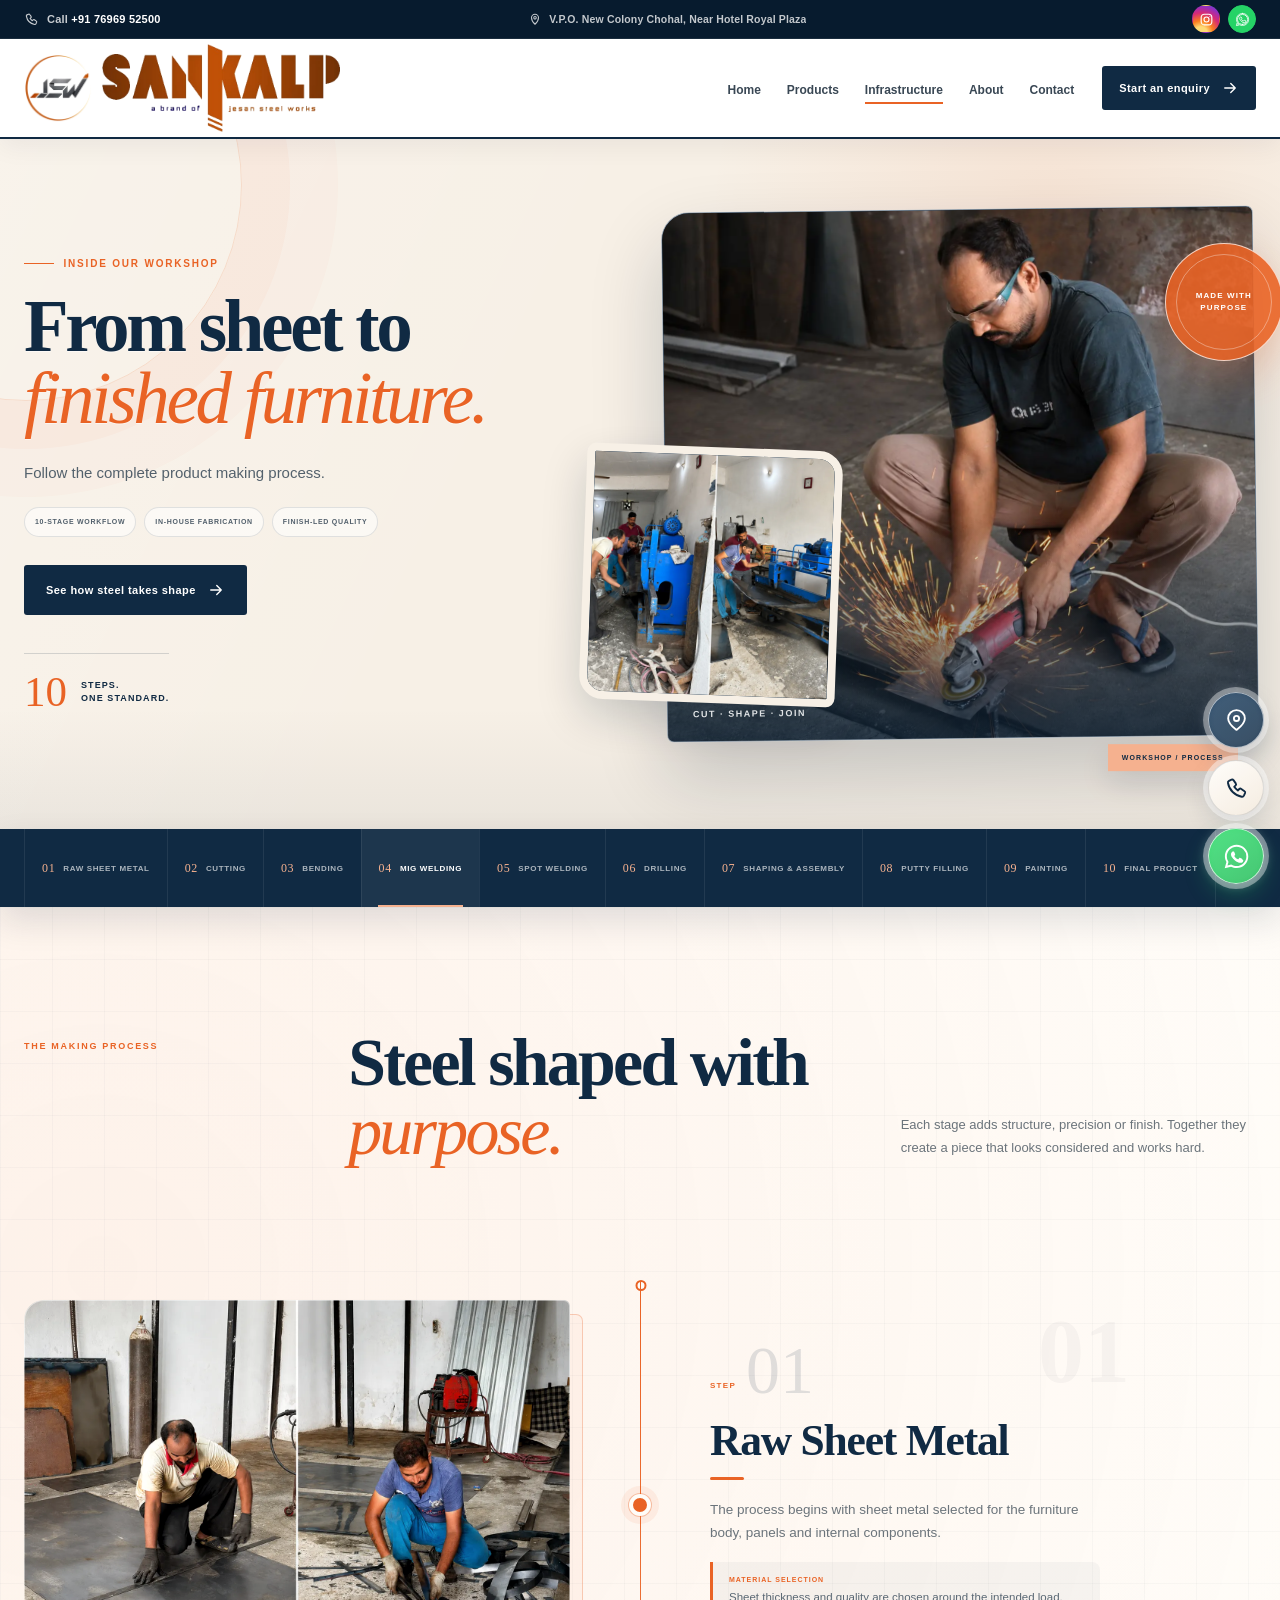
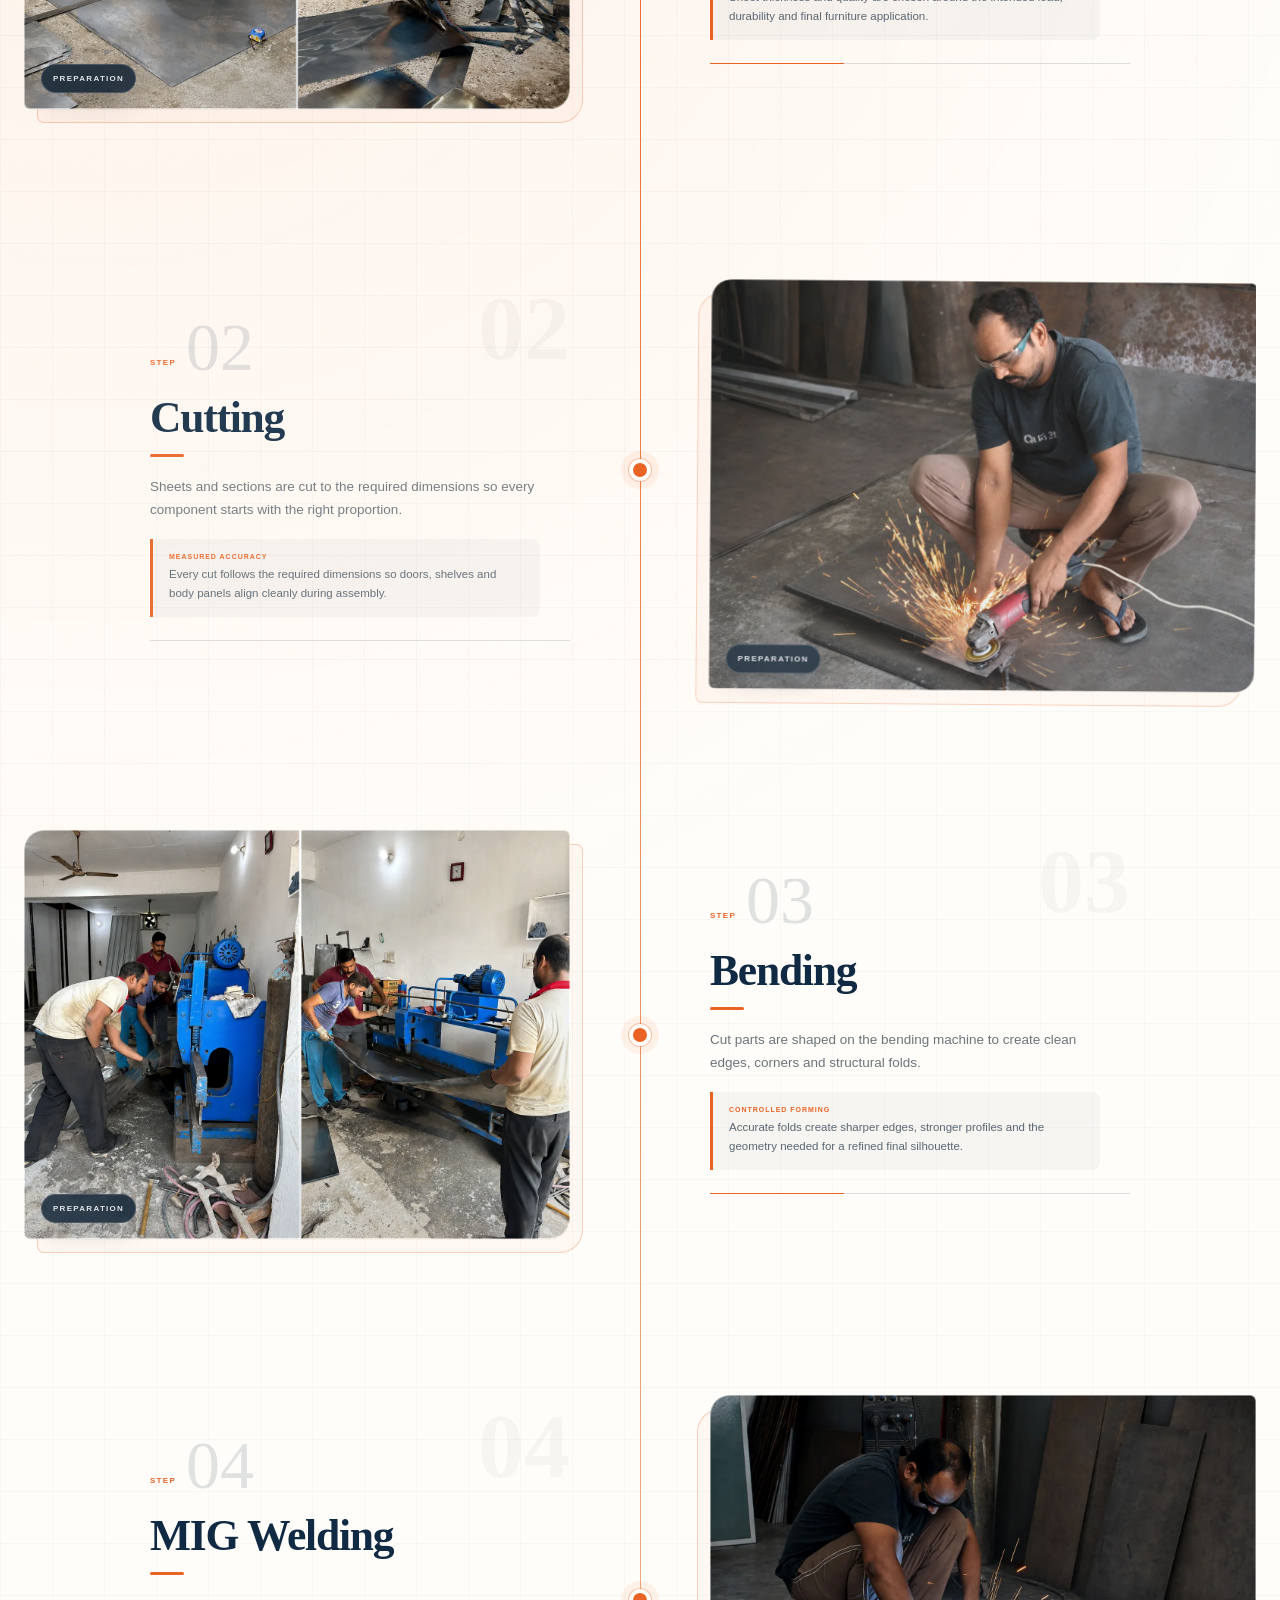
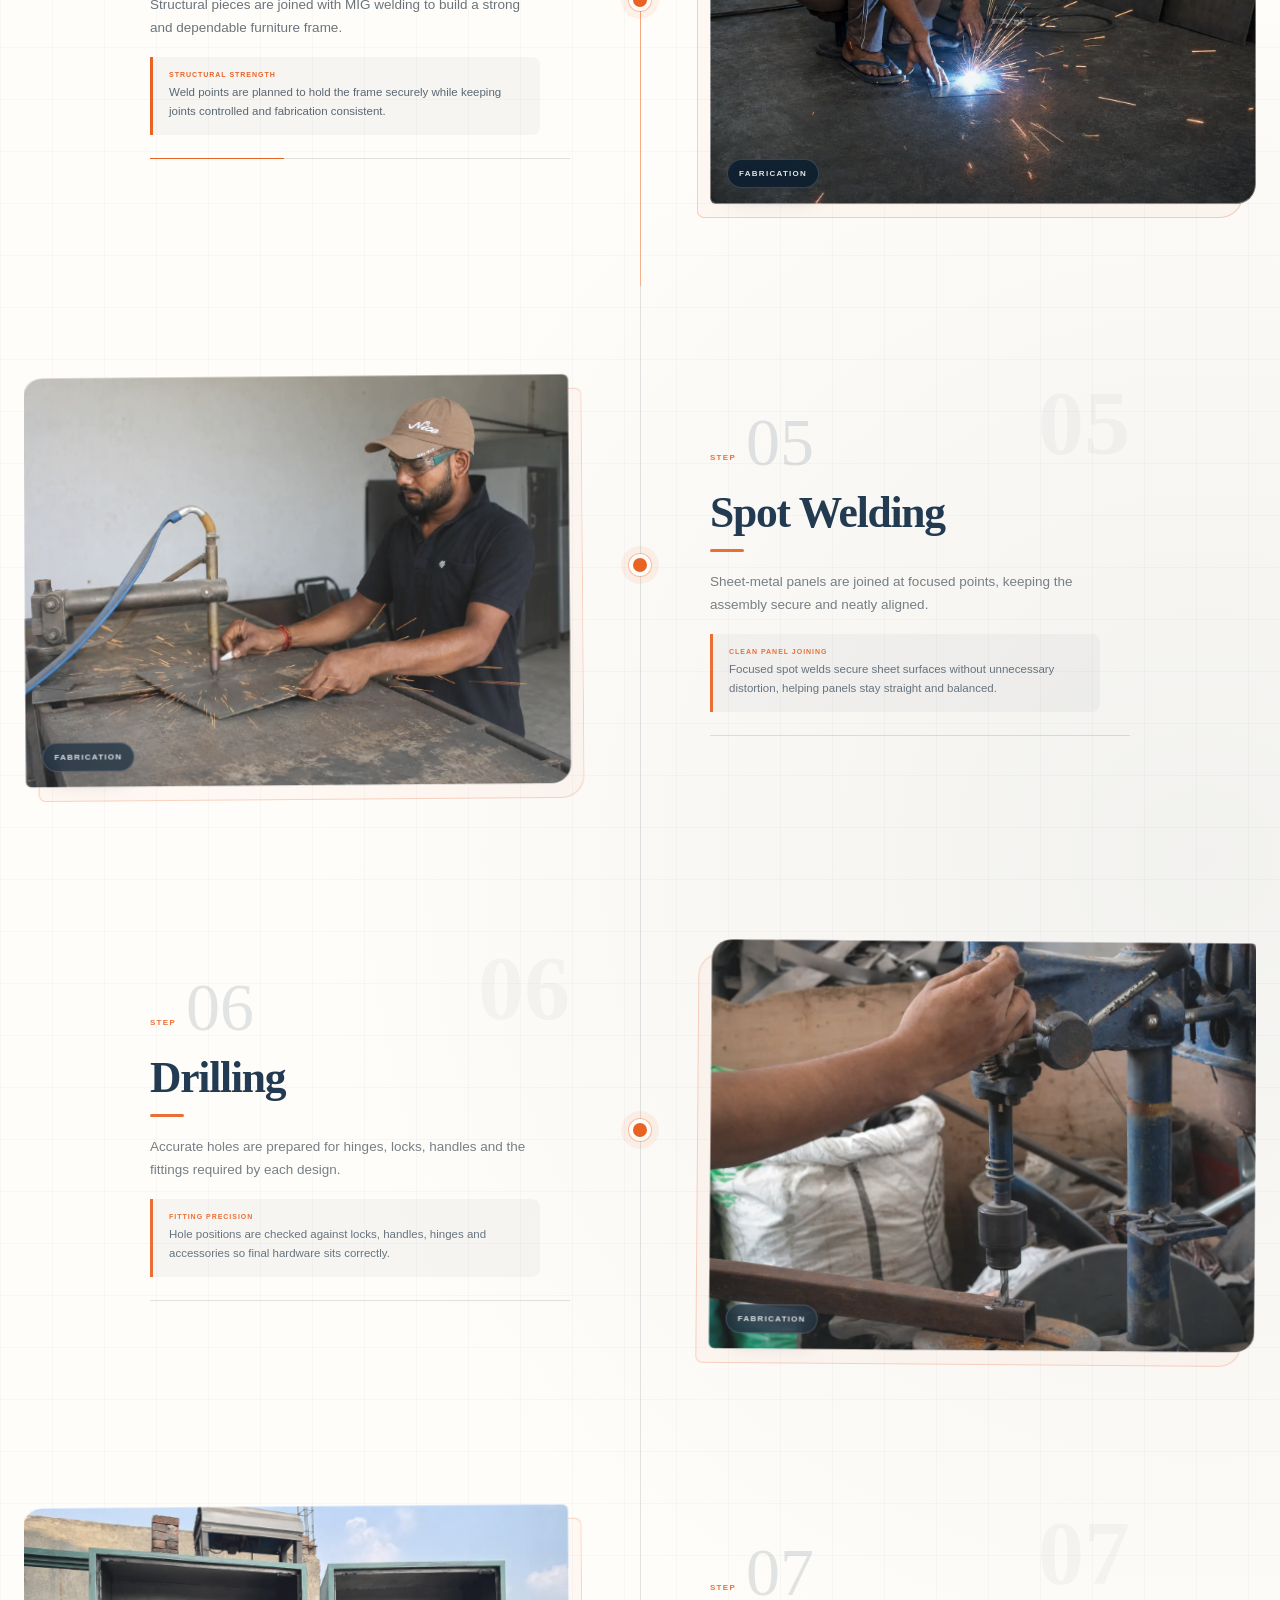
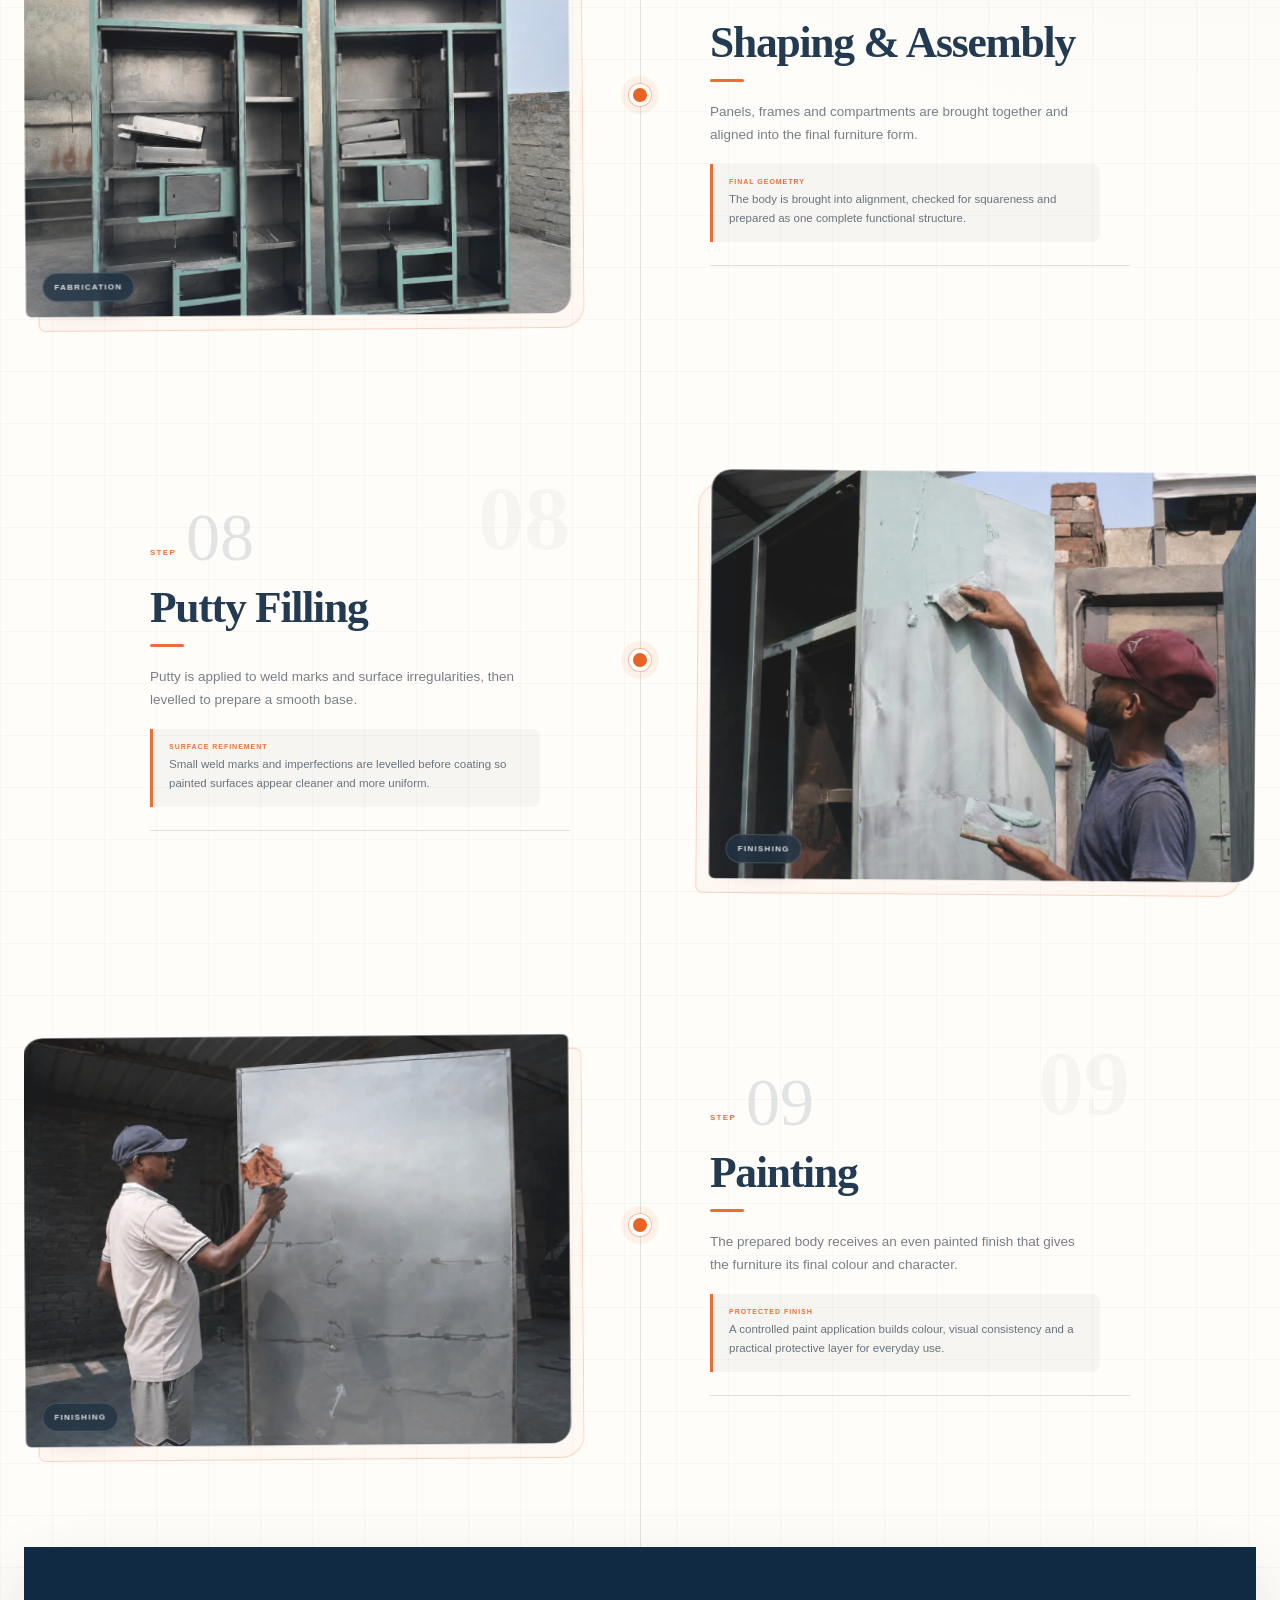
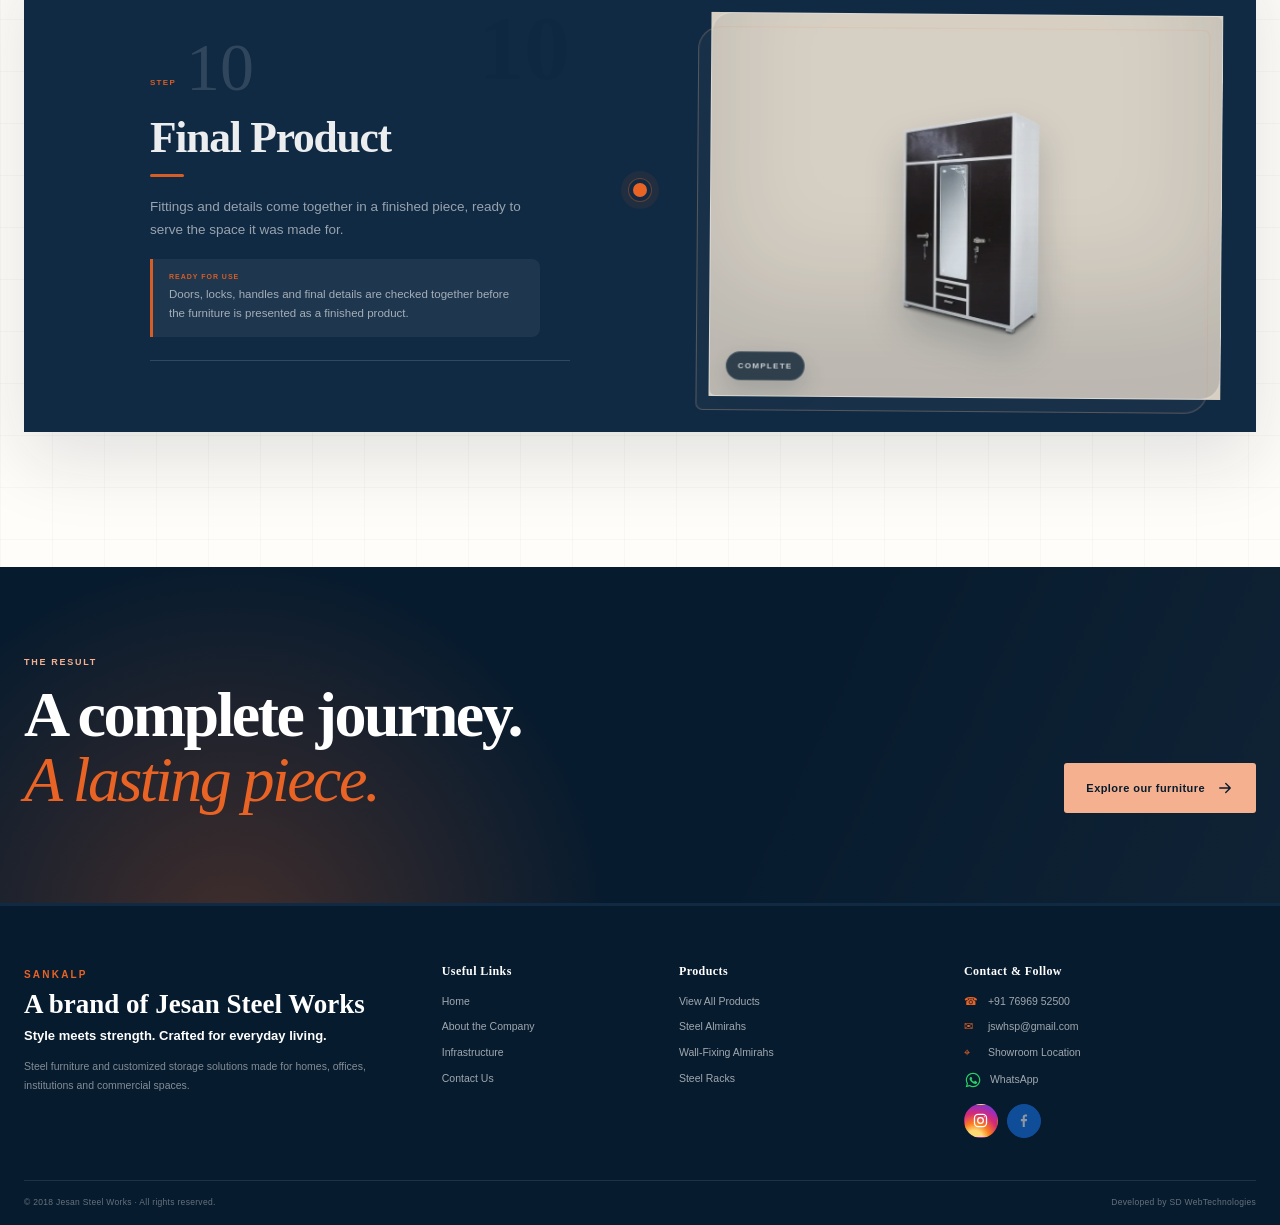
<file: infrastructure.html>
<!DOCTYPE html>

<html lang="en">
<head>
<meta charset="utf-8"/>
<meta content="width=device-width, initial-scale=1" name="viewport"/>
<meta content="See the ten-step SANKALP steel furniture process, from raw sheet metal and fabrication to painting and the final product." name="description"/>
<meta content="#102a43" name="theme-color"/>
<title>How We Make It — SANKALP Steel Furniture</title>
<link href="favicon.svg" rel="icon" type="image/svg+xml"/>
<link href="styles.css" rel="stylesheet"/>
<script defer="" src="site-config.js"></script>
<script defer="" src="script.js"></script>
</head>
<body>
<div aria-label="Jesan Steel Works quick contact" class="client-ribbon">
<div class="container client-ribbon-inner">
<a aria-label="Call Jesan Steel Works" class="client-ribbon-phone" data-call-link="" href="tel:+917696952500">
<svg aria-hidden="true" viewbox="0 0 24 24"><path d="M7.2 3.5 4.8 4.6c-.8.4-1.2 1.2-1 2.1 1.2 6.7 6.5 12 13.2 13.2.9.2 1.7-.2 2.1-1l1.1-2.4c.3-.7.1-1.5-.5-1.9l-3.1-2.2c-.6-.4-1.4-.4-1.9.1l-1.4 1.4a13 13 0 0 1-3.5-3.5l1.4-1.4c.5-.5.5-1.3.1-1.9L9.1 4c-.4-.6-1.2-.8-1.9-.5Z"></path></svg>
<span>Call <strong data-phone-display="">+91 76969 52500</strong></span>
</a>
<div aria-label="Social and messaging links" class="client-ribbon-socials">
<a aria-label="Instagram" class="client-ribbon-social client-ribbon-instagram" data-instagram-link="" href="https://www.instagram.com/jesansteelworks?utm_source=qr" rel="noopener noreferrer" target="_blank" title="Open Instagram">
<svg aria-hidden="true" viewbox="0 0 24 24"><rect height="17" rx="5" width="17" x="3.5" y="3.5"></rect><circle cx="12" cy="12" r="4"></circle><circle cx="17.4" cy="6.7" fill="currentColor" r=".8" stroke="none"></circle></svg>
</a>
<a aria-label="WhatsApp Jesan Steel Works" class="client-ribbon-social client-ribbon-whatsapp" data-whatsapp-link="" data-whatsapp-message="Hello SANKALP, I would like to enquire about your steel furniture." href="https://wa.me/917696952500" rel="noopener noreferrer" target="_blank">
<svg aria-hidden="true" viewbox="0 0 32 32"><path d="M16.1 3C9 3 3.2 8.7 3.2 15.8c0 2.2.6 4.4 1.7 6.3L3 29l7-1.8c1.8 1 3.9 1.5 6.1 1.5 7.1 0 12.9-5.7 12.9-12.8S23.2 3 16.1 3Zm0 23.5c-2 0-3.9-.5-5.5-1.5l-.4-.2-4.1 1.1 1.1-4-.3-.4a10.5 10.5 0 0 1-1.6-5.6c0-5.9 4.8-10.7 10.8-10.7 2.9 0 5.6 1.1 7.6 3.1a10.6 10.6 0 0 1 3.2 7.6c0 5.8-4.8 10.6-10.8 10.6Zm5.9-8c-.3-.2-1.9-.9-2.2-1-.3-.1-.5-.2-.7.2-.2.3-.8 1-.9 1.2-.2.2-.3.2-.6.1-1.7-.8-2.8-1.5-3.9-3.4-.3-.5.3-.5.8-1.6.1-.2 0-.4 0-.6l-1-2.4c-.3-.6-.6-.5-.8-.5h-.7c-.2 0-.6.1-.9.4-.3.4-1.2 1.2-1.2 2.8s1.2 3.2 1.4 3.4c.2.2 2.3 3.6 5.7 5 .8.3 1.4.6 1.9.7.8.3 1.6.2 2.2.1.7-.1 1.9-.8 2.1-1.5.3-.7.3-1.4.2-1.5-.1-.2-.4-.3-.7-.4Z"></path></svg>
</a>
</div>
</div>
</div>
<header class="site-header">
<div class="container header-inner">
<a aria-label="SANKALP home" class="wordmark brand-image-lockup" href="index.html"><img alt="JSW logo" class="brand-logo-mark" src="assets/images/jsw-logo-transparent.png"/><img alt="SANKALP — a brand of Jesan Steel Works" class="brand-sankalp-wordmark" src="assets/images/sankalp-wordmark-brand-transparent.png"/></a>
<button aria-controls="main-navigation" aria-expanded="false" aria-label="Toggle navigation" class="menu-toggle" type="button">
<span></span><span></span><span></span>
</button>
<nav aria-label="Main navigation" class="main-nav" id="main-navigation">
<a href="index.html">Home</a>
<a href="products.html">Products</a>
<a class="active" href="infrastructure.html">Infrastructure</a>
<a href="about.html">About</a>
<a href="contact.html">Contact</a>
</nav>
<a class="header-enquiry" href="contact.html">
          Start an enquiry
          <svg aria-hidden="true" viewbox="0 0 24 24"><path d="M5 12h14M13 6l6 6-6 6"></path></svg>
</a>
</div>
</header>
<main class="infra-page">
<section aria-labelledby="infra-title" class="infra-hero">
<div class="container infra-hero-grid">
<div class="infra-hero-copy">
<div class="eyebrow"><i></i> Inside our workshop</div>
<h1 id="infra-title">From sheet to<br/><em>finished furniture.</em></h1>
<p>Follow the complete product making process.</p><div aria-label="Workshop highlights" class="infra-hero-badges"><span>10-stage workflow</span><span>In-house fabrication</span><span>Finish-led quality</span></div>
<a class="button button-primary" href="#making-process">
              See how steel takes shape
              <svg aria-hidden="true" viewbox="0 0 24 24"><path d="M5 12h14M13 6l6 6-6 6"></path></svg>
</a>
<div class="infra-hero-stat"><strong>10</strong><span>Steps.<br/>One standard.</span></div>
</div>
<div aria-label="SANKALP workshop process photographs" class="infra-hero-visual" role="group">
<figure class="infra-hero-photo infra-hero-photo-main">
<img alt="Steel cutting in the SANKALP workshop" src="assets/images/process/cutting.webp"/>
<figcaption>Cut · Shape · Join</figcaption>
</figure>
<figure class="infra-hero-photo infra-hero-photo-small">
<img alt="Steel bending in the SANKALP workshop" src="assets/images/process/bending.webp"/>
</figure>
<div aria-hidden="true" class="infra-orbit"><span>Made with purpose</span></div>
</div>
</div>
</section>
<nav aria-label="Manufacturing steps" class="infra-step-rail">
<div class="container infra-step-rail-inner">
<a href="#step-01"><span>01</span>Raw Sheet Metal</a>
<a href="#step-02"><span>02</span>Cutting</a>
<a href="#step-03"><span>03</span>Bending</a>
<a href="#step-04"><span>04</span>MIG Welding</a>
<a href="#step-05"><span>05</span>Spot Welding</a>
<a href="#step-06"><span>06</span>Drilling</a>
<a href="#step-07"><span>07</span>Shaping &amp; Assembly</a>
<a href="#step-08"><span>08</span>Putty Filling</a>
<a href="#step-09"><span>09</span>Painting</a>
<a href="#step-10"><span>10</span>Final Product</a>
</div>
</nav>
<section class="infra-process" id="making-process">
<div class="container infra-process-intro" data-reveal="">
<span class="kicker">The making process</span>
<h2>Steel shaped with<br/><em>purpose.</em></h2>
<p>Each stage adds structure, precision or finish. Together they create a piece that looks considered and works hard.</p>
</div>
<div class="container infra-timeline">
<div aria-hidden="true" class="infra-line"><i></i></div>
<article class="infra-process-step" data-reveal="" id="step-01" style="--step-delay: 0ms">
<div class="infra-step-image" data-step="01">
<img alt="Workers measuring and preparing raw sheet metal for furniture manufacturing" loading="eager" src="assets/images/process/raw-sheet-metal.webp"/>
<span>Preparation</span>
</div>
<div class="infra-step-content" data-stage="01">
<div class="infra-step-number"><span>Step</span><strong>01</strong></div>
<h3>Raw Sheet Metal</h3>
<p>The process begins with sheet metal selected for the furniture body, panels and internal components.</p>
<div class="infra-step-extra"><span>Material selection</span><p>Sheet thickness and quality are chosen around the intended load, durability and final furniture application.</p></div><div class="infra-step-rule"><i></i></div>
</div>
</article>
<article class="infra-process-step" data-reveal="" id="step-02" style="--step-delay: 90ms">
<div class="infra-step-image" data-step="02">
<img alt="Craftsperson cutting a steel sheet with a grinder" loading="eager" src="assets/images/process/cutting.webp"/>
<span>Preparation</span>
</div>
<div class="infra-step-content" data-stage="02">
<div class="infra-step-number"><span>Step</span><strong>02</strong></div>
<h3>Cutting</h3>
<p>Sheets and sections are cut to the required dimensions so every component starts with the right proportion.</p>
<div class="infra-step-extra"><span>Measured accuracy</span><p>Every cut follows the required dimensions so doors, shelves and body panels align cleanly during assembly.</p></div><div class="infra-step-rule"><i></i></div>
</div>
</article>
<article class="infra-process-step" data-reveal="" id="step-03" style="--step-delay: 0ms">
<div class="infra-step-image" data-step="03">
<img alt="Craftsperson operating a blue sheet metal bending machine" loading="lazy" src="assets/images/process/bending.webp"/>
<span>Preparation</span>
</div>
<div class="infra-step-content" data-stage="03">
<div class="infra-step-number"><span>Step</span><strong>03</strong></div>
<h3>Bending</h3>
<p>Cut parts are shaped on the bending machine to create clean edges, corners and structural folds.</p>
<div class="infra-step-extra"><span>Controlled forming</span><p>Accurate folds create sharper edges, stronger profiles and the geometry needed for a refined final silhouette.</p></div><div class="infra-step-rule"><i></i></div>
</div>
</article>
<article class="infra-process-step" data-reveal="" id="step-04" style="--step-delay: 90ms">
<div class="infra-step-image" data-step="04">
<img alt="Craftsperson MIG welding steel components" loading="lazy" src="assets/images/process/mig-welding.webp"/>
<span>Fabrication</span>
</div>
<div class="infra-step-content" data-stage="04">
<div class="infra-step-number"><span>Step</span><strong>04</strong></div>
<h3>MIG Welding</h3>
<p>Structural pieces are joined with MIG welding to build a strong and dependable furniture frame.</p>
<div class="infra-step-extra"><span>Structural strength</span><p>Weld points are planned to hold the frame securely while keeping joints controlled and fabrication consistent.</p></div><div class="infra-step-rule"><i></i></div>
</div>
</article>
<article class="infra-process-step" data-reveal="" id="step-05" style="--step-delay: 0ms">
<div class="infra-step-image" data-step="05">
<img alt="Craftsperson spot welding a steel panel" loading="lazy" src="assets/images/process/spot-welding.webp"/>
<span>Fabrication</span>
</div>
<div class="infra-step-content" data-stage="05">
<div class="infra-step-number"><span>Step</span><strong>05</strong></div>
<h3>Spot Welding</h3>
<p>Sheet-metal panels are joined at focused points, keeping the assembly secure and neatly aligned.</p>
<div class="infra-step-extra"><span>Clean panel joining</span><p>Focused spot welds secure sheet surfaces without unnecessary distortion, helping panels stay straight and balanced.</p></div><div class="infra-step-rule"><i></i></div>
</div>
</article>
<article class="infra-process-step" data-reveal="" id="step-06" style="--step-delay: 90ms">
<div class="infra-step-image" data-step="06">
<img alt="Drilling a steel furniture frame on a workshop drill press" loading="lazy" src="assets/images/process/drilling.webp"/>
<span>Fabrication</span>
</div>
<div class="infra-step-content" data-stage="06">
<div class="infra-step-number"><span>Step</span><strong>06</strong></div>
<h3>Drilling</h3>
<p>Accurate holes are prepared for hinges, locks, handles and the fittings required by each design.</p>
<div class="infra-step-extra"><span>Fitting precision</span><p>Hole positions are checked against locks, handles, hinges and accessories so final hardware sits correctly.</p></div><div class="infra-step-rule"><i></i></div>
</div>
</article>
<article class="infra-process-step" data-reveal="" id="step-07" style="--step-delay: 0ms">
<div class="infra-step-image" data-step="07">
<img alt="Assembled steel almirah frames before finishing" loading="lazy" src="assets/images/process/shaping-assembly.webp"/>
<span>Fabrication</span>
</div>
<div class="infra-step-content" data-stage="07">
<div class="infra-step-number"><span>Step</span><strong>07</strong></div>
<h3>Shaping &amp; Assembly</h3>
<p>Panels, frames and compartments are brought together and aligned into the final furniture form.</p>
<div class="infra-step-extra"><span>Final geometry</span><p>The body is brought into alignment, checked for squareness and prepared as one complete functional structure.</p></div><div class="infra-step-rule"><i></i></div>
</div>
</article>
<article class="infra-process-step" data-reveal="" id="step-08" style="--step-delay: 90ms">
<div class="infra-step-image" data-step="08">
<img alt="Craftsperson applying putty to a steel almirah surface" loading="lazy" src="assets/images/process/putty-filling.webp"/>
<span>Finishing</span>
</div>
<div class="infra-step-content" data-stage="08">
<div class="infra-step-number"><span>Step</span><strong>08</strong></div>
<h3>Putty Filling</h3>
<p>Putty is applied to weld marks and surface irregularities, then levelled to prepare a smooth base.</p>
<div class="infra-step-extra"><span>Surface refinement</span><p>Small weld marks and imperfections are levelled before coating so painted surfaces appear cleaner and more uniform.</p></div><div class="infra-step-rule"><i></i></div>
</div>
</article>
<article class="infra-process-step" data-reveal="" id="step-09" style="--step-delay: 0ms">
<div class="infra-step-image" data-step="09">
<img alt="Craftsperson spray painting a steel almirah" loading="lazy" src="assets/images/process/painting.webp"/>
<span>Finishing</span>
</div>
<div class="infra-step-content" data-stage="09">
<div class="infra-step-number"><span>Step</span><strong>09</strong></div>
<h3>Painting</h3>
<p>The prepared body receives an even painted finish that gives the furniture its final colour and character.</p>
<div class="infra-step-extra"><span>Protected finish</span><p>A controlled paint application builds colour, visual consistency and a practical protective layer for everyday use.</p></div><div class="infra-step-rule"><i></i></div>
</div>
</article>
<article class="infra-process-step is-final" data-reveal="" id="step-10" style="--step-delay: 90ms">
<div class="infra-step-image" data-step="10">
<img alt="Finished SANKALP steel furniture product" loading="lazy" src="assets/images/process/final-product.webp"/>
<span>Complete</span>
</div>
<div class="infra-step-content" data-stage="10">
<div class="infra-step-number"><span>Step</span><strong>10</strong></div>
<h3>Final Product</h3>
<p>Fittings and details come together in a finished piece, ready to serve the space it was made for.</p>
<div class="infra-step-extra"><span>Ready for use</span><p>Doors, locks, handles and final details are checked together before the furniture is presented as a finished product.</p></div><div class="infra-step-rule"><i></i></div>
</div>
</article>
</div>
</section>
<section class="infra-finish" data-reveal="">
<div class="container infra-finish-inner">
<div>
<span class="kicker kicker-light">The result</span>
<h2>A complete journey.<br/><em>A lasting piece.</em></h2>
</div>
<a class="button infra-finish-button" href="products.html">
            Explore our furniture
            <svg aria-hidden="true" viewbox="0 0 24 24"><path d="M5 12h14M13 6l6 6-6 6"></path></svg>
</a>
</div>
</section>
</main>
<footer class="site-footer client-footer">
<div class="container client-footer-grid">
<section aria-label="SANKALP by Jesan Steel Works" class="client-footer-brand">
<span class="client-footer-kicker">SANKALP</span>
<h2>A brand of Jesan Steel Works</h2>
<p class="client-footer-tagline">Style meets strength. Crafted for everyday living.</p>
<p class="client-footer-copy">Steel furniture and customized storage solutions made for homes, offices, institutions and commercial spaces.</p>
</section>
<nav aria-label="Useful links" class="client-footer-column">
<h3>Useful Links</h3>
<a href="index.html">Home</a>
<a href="about.html">About the Company</a>
<a href="infrastructure.html">Infrastructure</a>
<a href="contact.html">Contact Us</a>
</nav>
<nav aria-label="Product links" class="client-footer-column">
<h3>Products</h3>
<a href="products.html">View All Products</a>
<a href="products.html?category=Almirahs">Steel Almirahs</a>
<a href="products.html?category=Wall%20Fixing">Wall-Fixing Almirahs</a>
<a href="products.html?category=Racks">Steel Racks</a>
</nav>
<section aria-label="Contact and social links" class="client-footer-column client-footer-contact">
<h3>Contact &amp; Follow</h3>
<a data-call-link="" href="tel:+917696952500"><span class="client-footer-icon">☎</span><span data-phone-display="">+91 76969 52500</span></a>
<a data-email-link="" href="mailto:jswhsp@gmail.com"><span class="client-footer-icon">✉</span><span data-email-display="">jswhsp@gmail.com</span></a>
<a data-map-link="" href="#" rel="noopener noreferrer" target="_blank"><span class="client-footer-icon">⌖</span><span>Showroom Location</span></a>
<a data-whatsapp-link="" data-whatsapp-message="Hello SANKALP, I would like to enquire about your steel furniture." href="https://wa.me/917696952500" rel="noopener noreferrer" target="_blank"><span class="client-footer-icon">◉</span><span>WhatsApp</span></a>
<div aria-label="Social media" class="client-footer-socials">
<a aria-label="Instagram" data-instagram-link="" href="https://www.instagram.com/jesansteelworks?utm_source=qr" rel="noopener noreferrer" target="_blank" title="Open Instagram"><svg aria-hidden="true" viewbox="0 0 24 24"><rect height="17" rx="5" width="17" x="3.5" y="3.5"></rect><circle cx="12" cy="12" r="4"></circle><circle cx="17.4" cy="6.7" fill="currentColor" r=".8" stroke="none"></circle></svg></a>
<a aria-label="Facebook" data-facebook-link="" href="#" title="Facebook link will be added soon"><svg aria-hidden="true" viewbox="0 0 24 24"><path d="M13.8 21v-8h2.8l.4-3h-3.2V8.1c0-.9.3-1.6 1.7-1.6H17V3.8c-.4-.1-1.2-.2-2.2-.2-2.3 0-3.9 1.4-3.9 4V10H8.3v3h2.6v8h2.9Z" fill="currentColor" stroke="none"></path></svg></a>
</div>
</section>
</div>
<div class="container client-footer-bottom">
<span>© 2018 Jesan Steel Works · All rights reserved.</span>
<span>Developed by SD WebTechnologies</span>
</div>
</footer>
<aside aria-label="Quick contact options" class="contact-dock">
<a aria-label="Open SANKALP location in Google Maps" class="contact-dock-item contact-dock-location" data-map-link="" href="index.html#contact" rel="noopener noreferrer" target="_blank" title="Location"><svg aria-hidden="true" viewbox="0 0 24 24"><path d="M20 10c0 5-8 11-8 11S4 15 4 10a8 8 0 1 1 16 0Z"></path><circle cx="12" cy="10" r="2.5"></circle></svg><span>Location</span></a>
<a aria-label="Call SANKALP" class="contact-dock-item contact-dock-call" data-call-link="" href="tel:+917696952500" title="Call SANKALP"><svg aria-hidden="true" viewbox="0 0 24 24"><path d="M7.2 3.5 4.8 4.6c-.8.4-1.2 1.2-1 2.1 1.2 6.7 6.5 12 13.2 13.2.9.2 1.7-.2 2.1-1l1.1-2.4c.3-.7.1-1.5-.5-1.9l-3.1-2.2c-.6-.4-1.4-.4-1.9.1l-1.4 1.4a13 13 0 0 1-3.5-3.5l1.4-1.4c.5-.5.5-1.3.1-1.9L9.1 4c-.4-.6-1.2-.8-1.9-.5Z"></path></svg><span>Call</span></a>
<a aria-label="Enquire with SANKALP on WhatsApp" class="contact-dock-item contact-dock-whatsapp" data-whatsapp-link="" href="https://wa.me/917696952500" rel="noopener noreferrer" target="_blank" title="WhatsApp enquiry"><svg aria-hidden="true" viewbox="0 0 32 32"><path d="M16.1 3C9 3 3.2 8.7 3.2 15.8c0 2.2.6 4.4 1.7 6.3L3 29l7-1.8c1.8 1 3.9 1.5 6.1 1.5 7.1 0 12.9-5.7 12.9-12.8S23.2 3 16.1 3Zm0 23.5c-2 0-3.9-.5-5.5-1.5l-.4-.2-4.1 1.1 1.1-4-.3-.4a10.5 10.5 0 0 1-1.6-5.6c0-5.9 4.8-10.7 10.8-10.7 2.9 0 5.6 1.1 7.6 3.1a10.6 10.6 0 0 1 3.2 7.6c0 5.8-4.8 10.6-10.8 10.6Zm5.9-8c-.3-.2-1.9-.9-2.2-1-.3-.1-.5-.2-.7.2-.2.3-.8 1-.9 1.2-.2.2-.3.2-.6.1-1.7-.8-2.8-1.5-3.9-3.4-.3-.5.3-.5.8-1.6.1-.2 0-.4 0-.6l-1-2.4c-.3-.6-.6-.5-.8-.5h-.7c-.2 0-.6.1-.9.4-.3.4-1.2 1.2-1.2 2.8s1.2 3.2 1.4 3.4c.2.2 2.3 3.6 5.7 5 .8.3 1.4.6 1.9.7.8.3 1.6.2 2.2.1.7-.1 1.9-.8 2.1-1.5.3-.7.3-1.4.2-1.5-.1-.2-.4-.3-.7-.4Z"></path></svg><span>WhatsApp</span></a>
</aside>
</body>
</html>
</file>
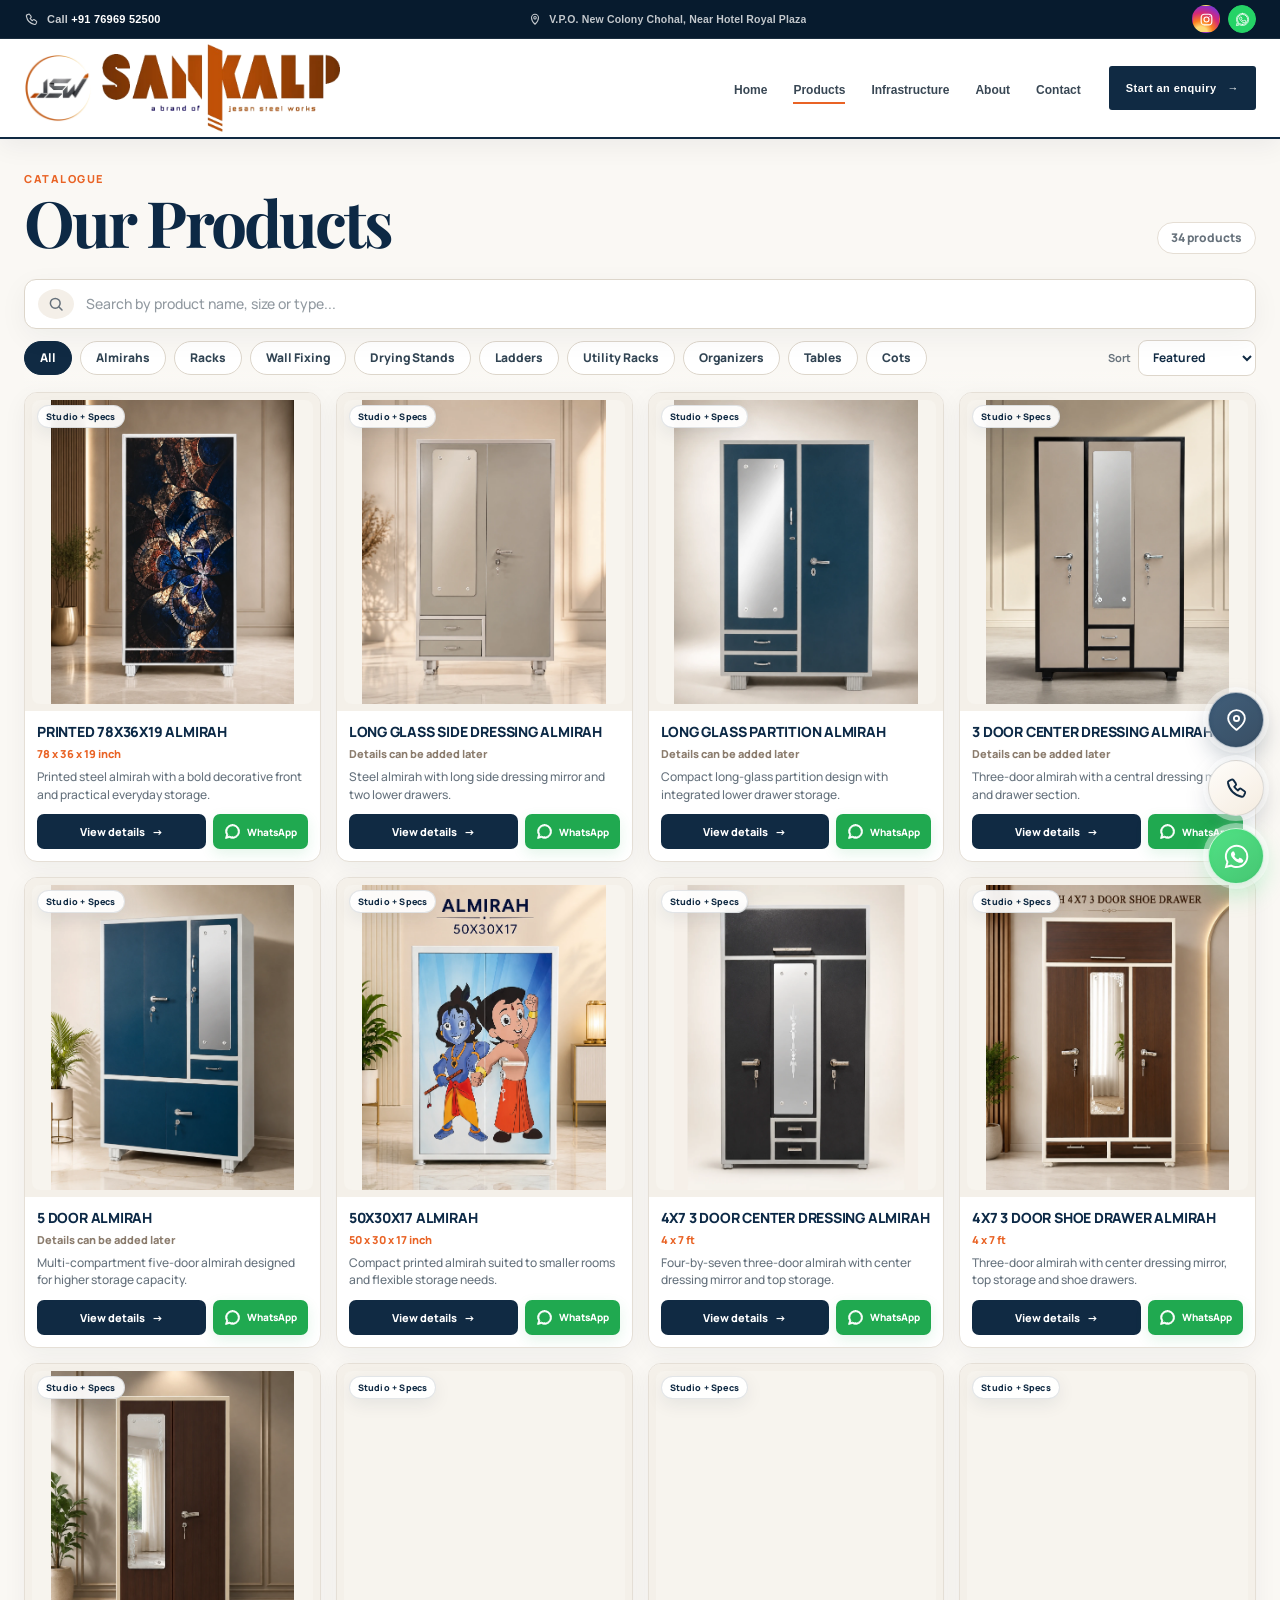
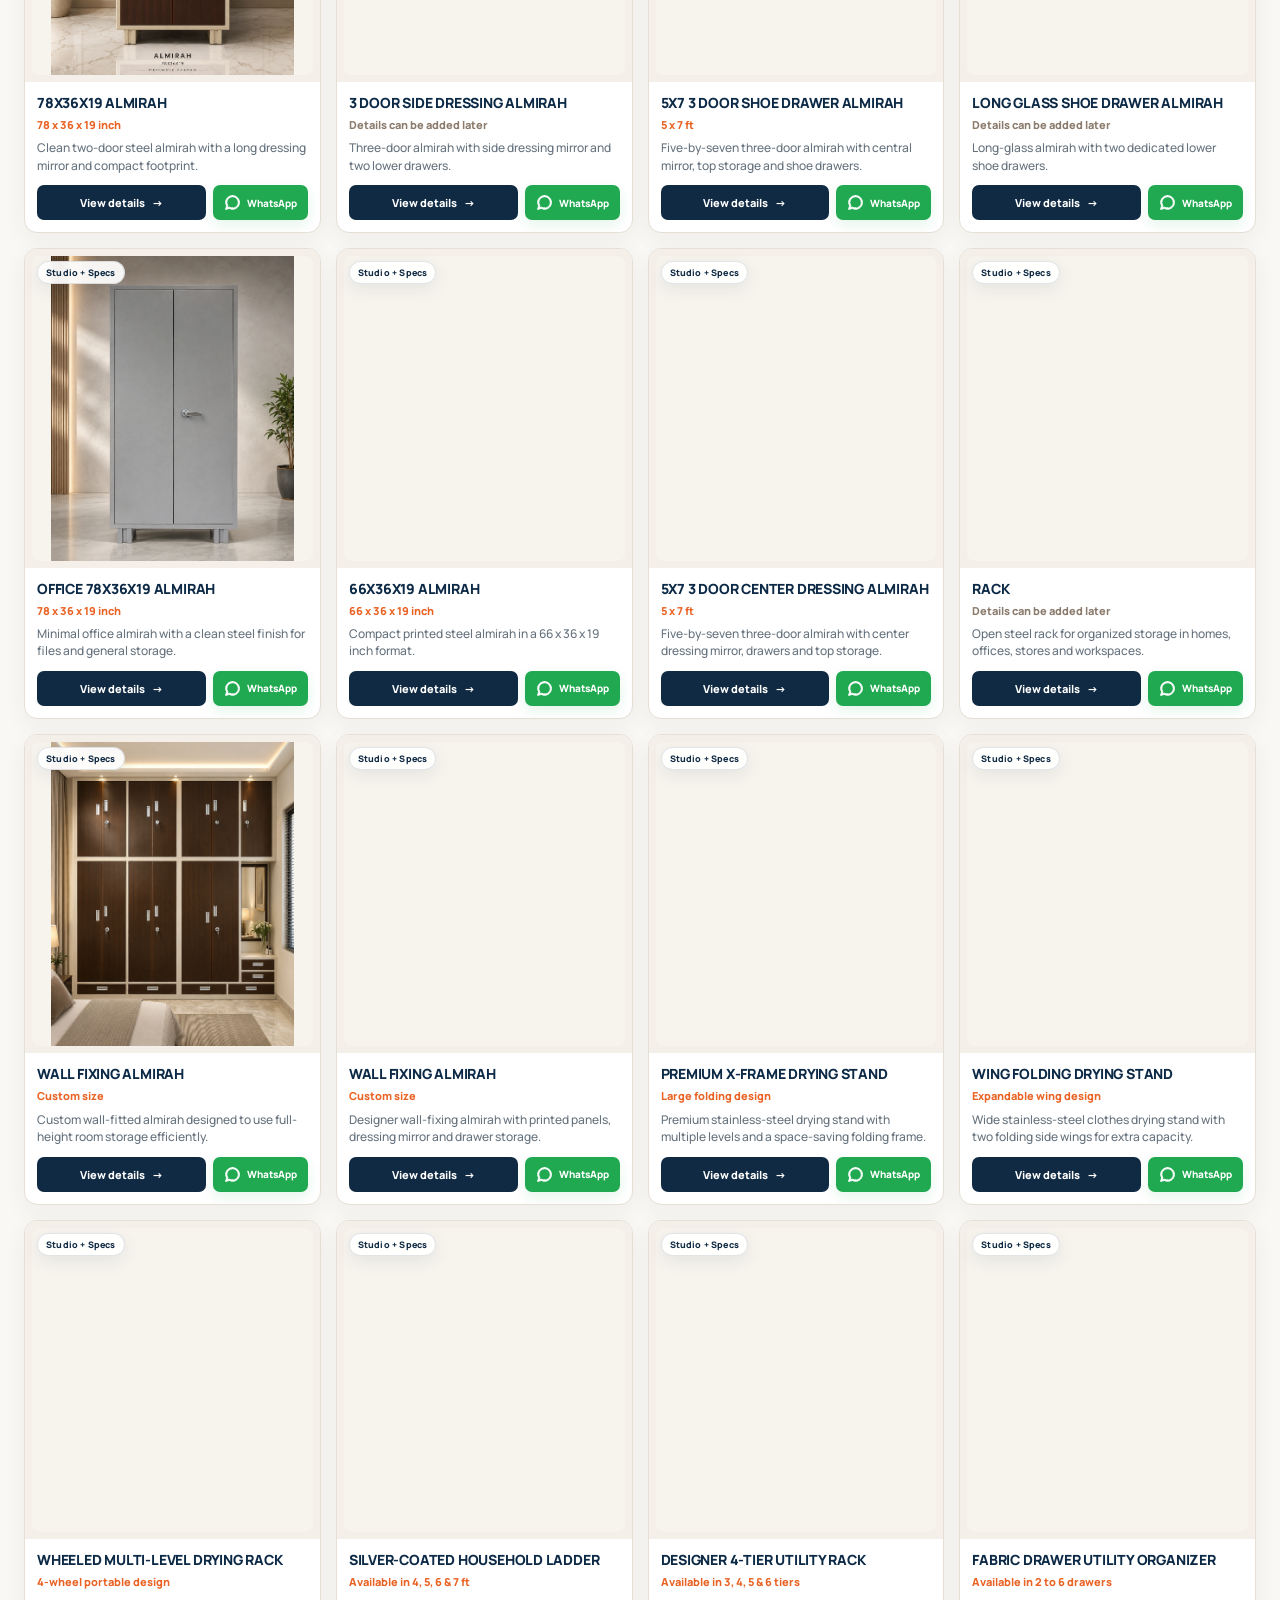
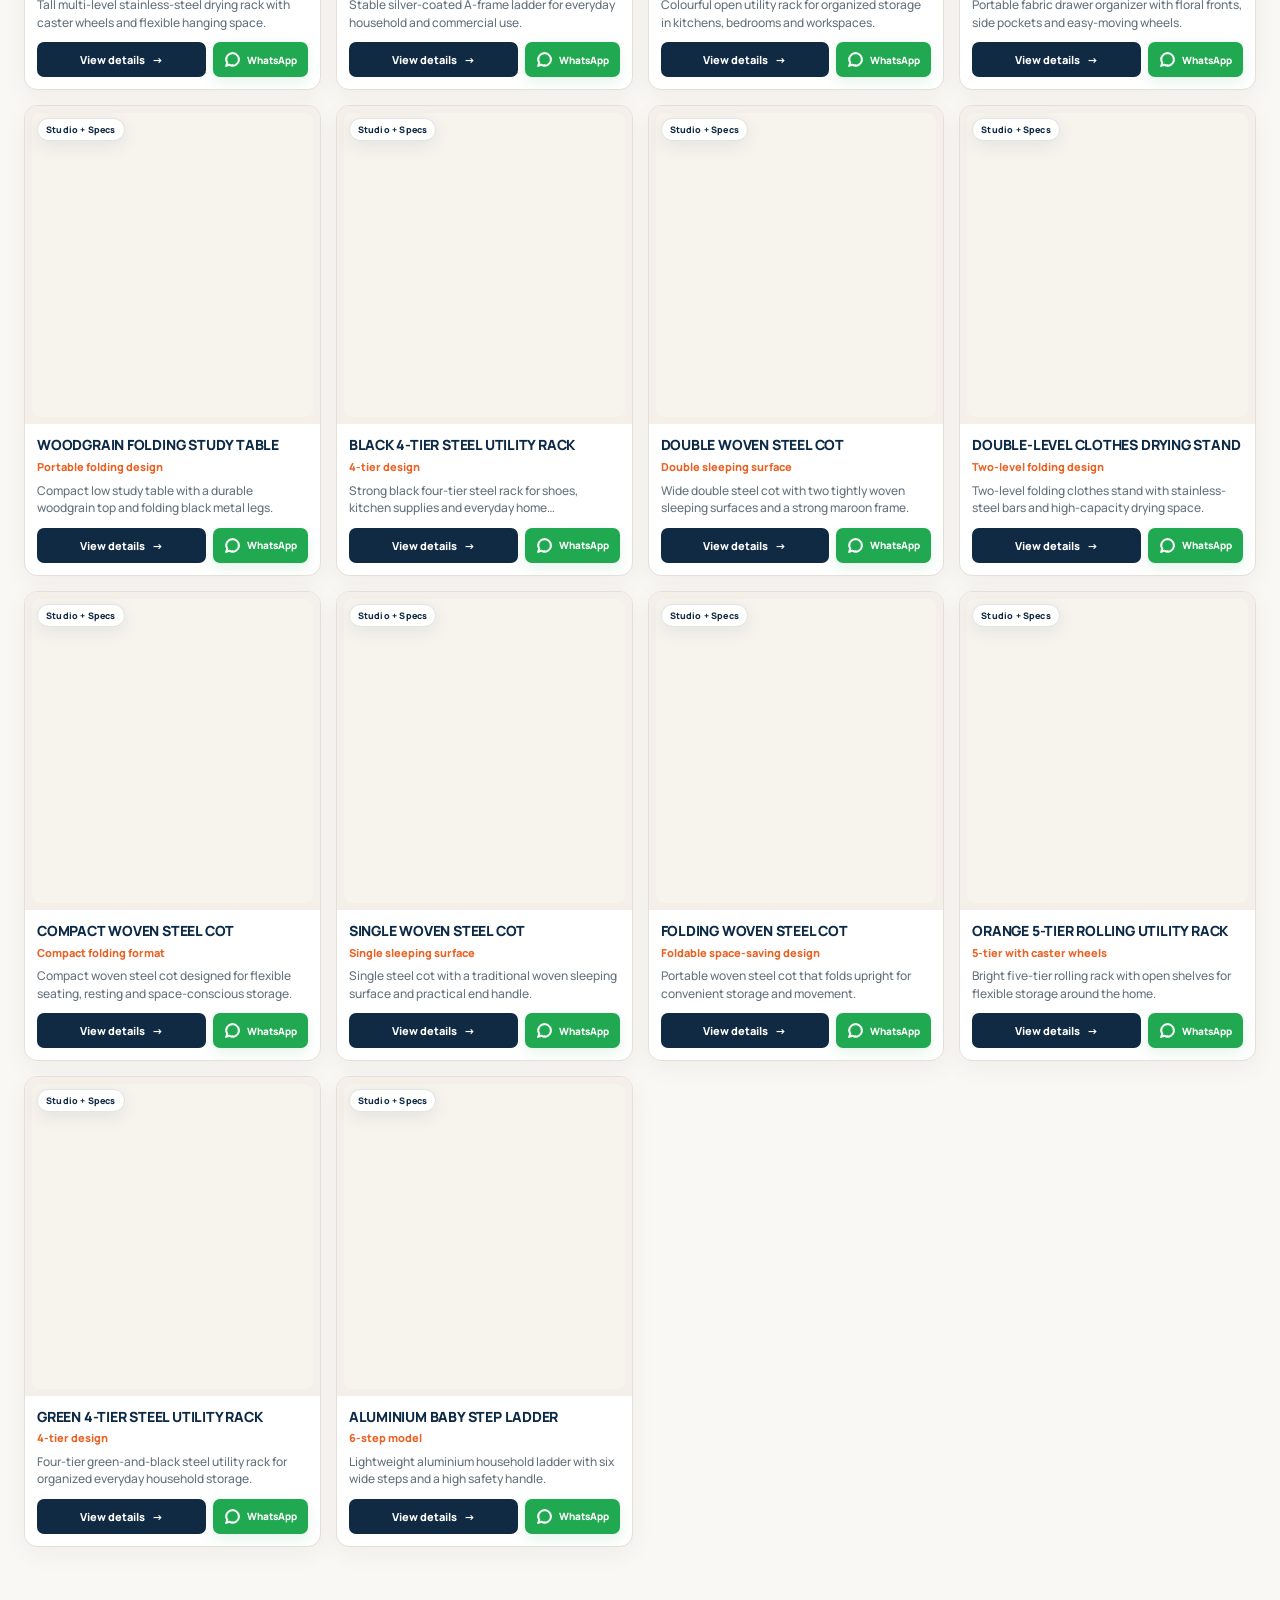
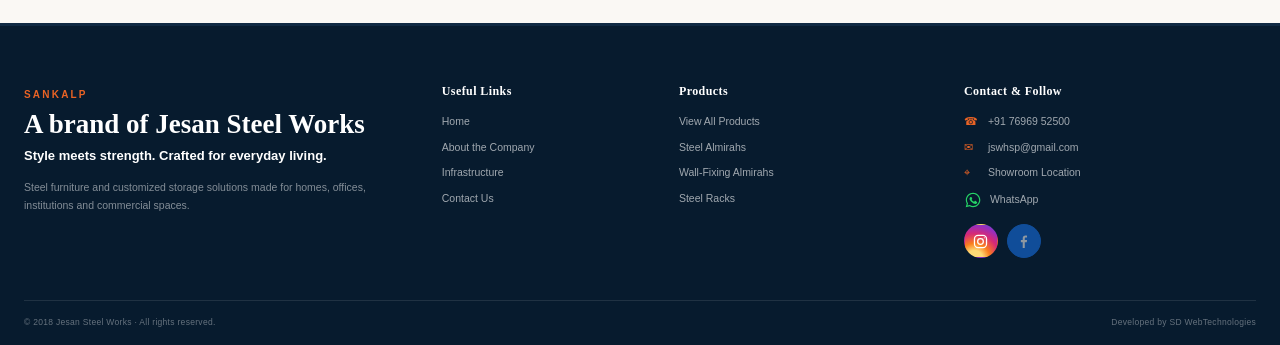
<file: products.html>
<!DOCTYPE html>

<html lang="en">
<head>
<meta charset="utf-8"/>
<meta content="width=device-width, initial-scale=1" name="viewport"/>
<meta content="Browse SANKALP steel furniture by Jesan Steel Works in Hoshiarpur." name="description"/>
<meta content="#102a43" name="theme-color"/>
<title>Our Products — SANKALP Steel Furniture</title>
<link href="favicon.svg" rel="icon" type="image/svg+xml"/>
<link href="https://fonts.googleapis.com" rel="preconnect"/>
<link crossorigin="" href="https://fonts.gstatic.com" rel="preconnect"/>
<link href="https://fonts.googleapis.com/css2?family=Manrope:wght@400;500;600;700;800&amp;family=Playfair+Display:wght@600;700&amp;display=swap" rel="stylesheet"/>
<link href="styles.css" rel="stylesheet"/>
<link href="products.css" rel="stylesheet"/>
<script defer="" src="site-config.js"></script>
<script defer="" src="script.js"></script>
</head>
<body class="products-page">
<div aria-label="Jesan Steel Works quick contact" class="client-ribbon">
<div class="container client-ribbon-inner">
<a aria-label="Call Jesan Steel Works" class="client-ribbon-phone" data-call-link="" href="tel:+917696952500">
<svg aria-hidden="true" viewbox="0 0 24 24"><path d="M7.2 3.5 4.8 4.6c-.8.4-1.2 1.2-1 2.1 1.2 6.7 6.5 12 13.2 13.2.9.2 1.7-.2 2.1-1l1.1-2.4c.3-.7.1-1.5-.5-1.9l-3.1-2.2c-.6-.4-1.4-.4-1.9.1l-1.4 1.4a13 13 0 0 1-3.5-3.5l1.4-1.4c.5-.5.5-1.3.1-1.9L9.1 4c-.4-.6-1.2-.8-1.9-.5Z"></path></svg>
<span>Call <strong data-phone-display="">+91 76969 52500</strong></span>
</a>
<div aria-label="Social and messaging links" class="client-ribbon-socials">
<a aria-label="Instagram" class="client-ribbon-social client-ribbon-instagram" data-instagram-link="" href="https://www.instagram.com/jesansteelworks?utm_source=qr" rel="noopener noreferrer" target="_blank" title="Open Instagram">
<svg aria-hidden="true" viewbox="0 0 24 24"><rect height="17" rx="5" width="17" x="3.5" y="3.5"></rect><circle cx="12" cy="12" r="4"></circle><circle cx="17.4" cy="6.7" fill="currentColor" r=".8" stroke="none"></circle></svg>
</a>
<a aria-label="WhatsApp Jesan Steel Works" class="client-ribbon-social client-ribbon-whatsapp" data-whatsapp-link="" data-whatsapp-message="Hello SANKALP, I would like to enquire about your steel furniture." href="https://wa.me/917696952500" rel="noopener noreferrer" target="_blank">
<svg aria-hidden="true" viewbox="0 0 32 32"><path d="M16.1 3C9 3 3.2 8.7 3.2 15.8c0 2.2.6 4.4 1.7 6.3L3 29l7-1.8c1.8 1 3.9 1.5 6.1 1.5 7.1 0 12.9-5.7 12.9-12.8S23.2 3 16.1 3Zm0 23.5c-2 0-3.9-.5-5.5-1.5l-.4-.2-4.1 1.1 1.1-4-.3-.4a10.5 10.5 0 0 1-1.6-5.6c0-5.9 4.8-10.7 10.8-10.7 2.9 0 5.6 1.1 7.6 3.1a10.6 10.6 0 0 1 3.2 7.6c0 5.8-4.8 10.6-10.8 10.6Zm5.9-8c-.3-.2-1.9-.9-2.2-1-.3-.1-.5-.2-.7.2-.2.3-.8 1-.9 1.2-.2.2-.3.2-.6.1-1.7-.8-2.8-1.5-3.9-3.4-.3-.5.3-.5.8-1.6.1-.2 0-.4 0-.6l-1-2.4c-.3-.6-.6-.5-.8-.5h-.7c-.2 0-.6.1-.9.4-.3.4-1.2 1.2-1.2 2.8s1.2 3.2 1.4 3.4c.2.2 2.3 3.6 5.7 5 .8.3 1.4.6 1.9.7.8.3 1.6.2 2.2.1.7-.1 1.9-.8 2.1-1.5.3-.7.3-1.4.2-1.5-.1-.2-.4-.3-.7-.4Z"></path></svg>
</a>
</div>
</div>
</div>
<header class="site-header products-header"><div class="container header-inner">
<a aria-label="SANKALP home" class="wordmark brand-image-lockup" href="index.html"><img alt="JSW logo" class="brand-logo-mark" src="assets/images/jsw-logo-transparent.png"/><img alt="SANKALP — a brand of Jesan Steel Works" class="brand-sankalp-wordmark" src="assets/images/sankalp-wordmark-brand-transparent.png"/></a>
<button aria-controls="main-navigation" aria-expanded="false" aria-label="Toggle navigation" class="menu-toggle" type="button"><span></span><span></span><span></span></button>
<nav aria-label="Main navigation" class="main-nav" id="main-navigation"><a href="index.html">Home</a><a class="active" href="products.html">Products</a><a href="infrastructure.html">Infrastructure</a><a href="about.html">About</a><a href="contact.html">Contact</a></nav>
<a class="header-enquiry" href="contact.html">Start an enquiry <span aria-hidden="true">→</span></a>
</div></header>
<main class="catalog-main">
<section aria-labelledby="catalog-title" class="container catalog-intro"><div><span class="catalog-eyebrow">Catalogue</span><h1 id="catalog-title">Our Products</h1></div><span class="catalog-total" data-count="">34 products</span></section>
<section aria-label="Product search and filters" class="container catalog-controls">
<div class="catalog-search"><button aria-label="Search products" class="catalog-search-icon" data-search-focus="" type="button"><svg aria-hidden="true" viewbox="0 0 24 24"><circle cx="11" cy="11" r="6.5"></circle><path d="m16 16 4 4"></path></svg></button><input aria-label="Search products" autocomplete="off" data-search="" placeholder="Search by product name, size or type..." type="search"/><button aria-label="Clear search" class="catalog-search-clear" data-clear-search="" title="Clear search" type="button">×</button></div>
<div class="catalog-filter-row"><div aria-label="Product categories" class="catalog-chips"><button class="catalog-chip active" data-filter="All" type="button">All</button><button class="catalog-chip" data-filter="Almirahs" type="button">Almirahs</button><button class="catalog-chip" data-filter="Racks" type="button">Racks</button><button class="catalog-chip" data-filter="Wall Fixing" type="button">Wall Fixing</button><button class="catalog-chip" data-filter="Drying Stands" type="button">Drying Stands</button><button class="catalog-chip" data-filter="Ladders" type="button">Ladders</button><button class="catalog-chip" data-filter="Utility Racks" type="button">Utility Racks</button><button class="catalog-chip" data-filter="Organizers" type="button">Organizers</button><button class="catalog-chip" data-filter="Tables" type="button">Tables</button><button class="catalog-chip" data-filter="Cots" type="button">Cots</button></div><label class="catalog-sort">Sort <select data-sort=""><option value="featured">Featured</option><option value="az">Name A–Z</option><option value="za">Name Z–A</option></select></label></div>
</section>
<section class="container"><div class="catalog-grid" data-grid=""><article aria-label="Open PRINTED 78X36X19 ALMIRAH" class="catalog-card" data-category="Almirahs" data-desc="Printed steel almirah with a bold decorative front and practical everyday storage." data-features="Printed front design|Strong steel body|Secure locking|Custom internal storage options" data-image="assets/images/products/ai/01-studio.webp" data-index="0" data-name="PRINTED 78X36X19 ALMIRAH" data-product-card="" data-search="printed 78x36x19 almirah 78 x 36 x 19 inch almirahs printed steel almirah with a bold decorative front and practical everyday storage. printed front design strong steel body secure locking custom internal storage options" data-size="78 x 36 x 19 inch" data-spec-image="assets/images/products/ai/01-spec.webp" data-studio-image="assets/images/products/ai/01-studio.webp" role="button" tabindex="0">
<div class="catalog-card-image"><img alt="PRINTED 78X36X19 ALMIRAH" decoding="async" loading="lazy" src="assets/images/products/ai/01-studio.webp"/><span class="catalog-quick-view">Quick view</span><span class="catalog-ai-badge">Studio + Specs</span></div>
<div class="catalog-card-copy"><h2>PRINTED 78X36X19 ALMIRAH</h2><span class="catalog-size">78 x 36 x 19 inch</span><p>Printed steel almirah with a bold decorative front and practical everyday storage.</p><div class="catalog-card-actions"><button aria-label="View details for PRINTED 78X36X19 ALMIRAH" class="catalog-details-btn" data-card-details="" type="button">View details <span aria-hidden="true">→</span></button><a aria-label="Enquire about PRINTED 78X36X19 ALMIRAH on WhatsApp" class="catalog-card-whatsapp" href="https://wa.me/917696952500?text=Hello%20SANKALP%2C%20I%20would%20like%20to%20enquire%20about%20this%20product.%0A%0AProduct%3A%20PRINTED%2078X36X19%20ALMIRAH%0ASize%3A%2078%20x%2036%20x%2019%20inch%0A%0APlease%20share%20available%20designs%2C%20customization%20options%2C%20price%20and%20delivery%20details." rel="noopener noreferrer" target="_blank"><svg aria-hidden="true" viewbox="0 0 32 32"><path d="M16.1 3C9 3 3.2 8.7 3.2 15.8c0 2.2.6 4.4 1.7 6.3L3 29l7-1.8c1.8 1 3.9 1.5 6.1 1.5 7.1 0 12.9-5.7 12.9-12.8S23.2 3 16.1 3Zm0 23.5c-2 0-3.9-.5-5.5-1.5l-.4-.2-4.1 1.1 1.1-4-.3-.4a10.5 10.5 0 0 1-1.6-5.6c0-5.9 4.8-10.7 10.8-10.7 2.9 0 5.6 1.1 7.6 3.1a10.6 10.6 0 0 1 3.2 7.6c0 5.8-4.8 10.6-10.8 10.6Z"></path></svg><span class="catalog-card-wa-label">WhatsApp</span></a></div></div>
</article>
<article aria-label="Open LONG GLASS SIDE DRESSING ALMIRAH" class="catalog-card" data-category="Almirahs" data-desc="Steel almirah with long side dressing mirror and two lower drawers." data-features="Long side dressing mirror|Two lower drawers|Strong steel body|Secure locking" data-image="assets/images/products/ai/02-studio.webp" data-index="1" data-name="LONG GLASS SIDE DRESSING ALMIRAH" data-product-card="" data-search="long glass side dressing almirah add size later almirahs steel almirah with long side dressing mirror and two lower drawers. long side dressing mirror two lower drawers strong steel body secure locking" data-size="Details can be added later" data-spec-image="assets/images/products/ai/02-spec.webp" data-studio-image="assets/images/products/ai/02-studio.webp" role="button" tabindex="0">
<div class="catalog-card-image"><img alt="LONG GLASS SIDE DRESSING ALMIRAH" decoding="async" loading="lazy" src="assets/images/products/ai/02-studio.webp"/><span class="catalog-quick-view">Quick view</span><span class="catalog-ai-badge">Studio + Specs</span></div>
<div class="catalog-card-copy"><h2>LONG GLASS SIDE DRESSING ALMIRAH</h2><span class="catalog-size is-editable">Details can be added later</span><p>Steel almirah with long side dressing mirror and two lower drawers.</p><div class="catalog-card-actions"><button aria-label="View details for LONG GLASS SIDE DRESSING ALMIRAH" class="catalog-details-btn" data-card-details="" type="button">View details <span aria-hidden="true">→</span></button><a aria-label="Enquire about LONG GLASS SIDE DRESSING ALMIRAH on WhatsApp" class="catalog-card-whatsapp" href="https://wa.me/917696952500?text=Hello%20SANKALP%2C%20I%20would%20like%20to%20enquire%20about%20this%20product.%0A%0AProduct%3A%20LONG%20GLASS%20SIDE%20DRESSING%20ALMIRAH%0A%0APlease%20share%20available%20designs%2C%20customization%20options%2C%20price%20and%20delivery%20details." rel="noopener noreferrer" target="_blank"><svg aria-hidden="true" viewbox="0 0 32 32"><path d="M16.1 3C9 3 3.2 8.7 3.2 15.8c0 2.2.6 4.4 1.7 6.3L3 29l7-1.8c1.8 1 3.9 1.5 6.1 1.5 7.1 0 12.9-5.7 12.9-12.8S23.2 3 16.1 3Zm0 23.5c-2 0-3.9-.5-5.5-1.5l-.4-.2-4.1 1.1 1.1-4-.3-.4a10.5 10.5 0 0 1-1.6-5.6c0-5.9 4.8-10.7 10.8-10.7 2.9 0 5.6 1.1 7.6 3.1a10.6 10.6 0 0 1 3.2 7.6c0 5.8-4.8 10.6-10.8 10.6Z"></path></svg><span class="catalog-card-wa-label">WhatsApp</span></a></div></div>
</article>
<article aria-label="Open LONG GLASS PARTITION ALMIRAH" class="catalog-card" data-category="Almirahs" data-desc="Compact long-glass partition design with integrated lower drawer storage." data-features="Long glass partition|Two lower drawers|Steel construction|Secure locking" data-image="assets/images/products/ai/03-studio.webp" data-index="2" data-name="LONG GLASS PARTITION ALMIRAH" data-product-card="" data-search="long glass partition almirah add size later almirahs compact long-glass partition design with integrated lower drawer storage. long glass partition two lower drawers steel construction secure locking" data-size="Details can be added later" data-spec-image="assets/images/products/ai/03-spec.webp" data-studio-image="assets/images/products/ai/03-studio.webp" role="button" tabindex="0">
<div class="catalog-card-image"><img alt="LONG GLASS PARTITION ALMIRAH" decoding="async" loading="lazy" src="assets/images/products/ai/03-studio.webp"/><span class="catalog-quick-view">Quick view</span><span class="catalog-ai-badge">Studio + Specs</span></div>
<div class="catalog-card-copy"><h2>LONG GLASS PARTITION ALMIRAH</h2><span class="catalog-size is-editable">Details can be added later</span><p>Compact long-glass partition design with integrated lower drawer storage.</p><div class="catalog-card-actions"><button aria-label="View details for LONG GLASS PARTITION ALMIRAH" class="catalog-details-btn" data-card-details="" type="button">View details <span aria-hidden="true">→</span></button><a aria-label="Enquire about LONG GLASS PARTITION ALMIRAH on WhatsApp" class="catalog-card-whatsapp" href="https://wa.me/917696952500?text=Hello%20SANKALP%2C%20I%20would%20like%20to%20enquire%20about%20this%20product.%0A%0AProduct%3A%20LONG%20GLASS%20PARTITION%20ALMIRAH%0A%0APlease%20share%20available%20designs%2C%20customization%20options%2C%20price%20and%20delivery%20details." rel="noopener noreferrer" target="_blank"><svg aria-hidden="true" viewbox="0 0 32 32"><path d="M16.1 3C9 3 3.2 8.7 3.2 15.8c0 2.2.6 4.4 1.7 6.3L3 29l7-1.8c1.8 1 3.9 1.5 6.1 1.5 7.1 0 12.9-5.7 12.9-12.8S23.2 3 16.1 3Zm0 23.5c-2 0-3.9-.5-5.5-1.5l-.4-.2-4.1 1.1 1.1-4-.3-.4a10.5 10.5 0 0 1-1.6-5.6c0-5.9 4.8-10.7 10.8-10.7 2.9 0 5.6 1.1 7.6 3.1a10.6 10.6 0 0 1 3.2 7.6c0 5.8-4.8 10.6-10.8 10.6Z"></path></svg><span class="catalog-card-wa-label">WhatsApp</span></a></div></div>
</article>
<article aria-label="Open 3 DOOR CENTER DRESSING ALMIRAH" class="catalog-card" data-category="Almirahs" data-desc="Three-door almirah with a central dressing mirror and drawer section." data-features="Three-door layout|Center dressing mirror|Two drawers|Multiple storage zones" data-image="assets/images/products/ai/04-studio.webp" data-index="3" data-name="3 DOOR CENTER DRESSING ALMIRAH" data-product-card="" data-search="3 door center dressing almirah add size later almirahs three-door almirah with a central dressing mirror and drawer section. three-door layout center dressing mirror two drawers multiple storage zones" data-size="Details can be added later" data-spec-image="assets/images/products/ai/04-spec.webp" data-studio-image="assets/images/products/ai/04-studio.webp" role="button" tabindex="0">
<div class="catalog-card-image"><img alt="3 DOOR CENTER DRESSING ALMIRAH" decoding="async" loading="lazy" src="assets/images/products/ai/04-studio.webp"/><span class="catalog-quick-view">Quick view</span><span class="catalog-ai-badge">Studio + Specs</span></div>
<div class="catalog-card-copy"><h2>3 DOOR CENTER DRESSING ALMIRAH</h2><span class="catalog-size is-editable">Details can be added later</span><p>Three-door almirah with a central dressing mirror and drawer section.</p><div class="catalog-card-actions"><button aria-label="View details for 3 DOOR CENTER DRESSING ALMIRAH" class="catalog-details-btn" data-card-details="" type="button">View details <span aria-hidden="true">→</span></button><a aria-label="Enquire about 3 DOOR CENTER DRESSING ALMIRAH on WhatsApp" class="catalog-card-whatsapp" href="https://wa.me/917696952500?text=Hello%20SANKALP%2C%20I%20would%20like%20to%20enquire%20about%20this%20product.%0A%0AProduct%3A%203%20DOOR%20CENTER%20DRESSING%20ALMIRAH%0A%0APlease%20share%20available%20designs%2C%20customization%20options%2C%20price%20and%20delivery%20details." rel="noopener noreferrer" target="_blank"><svg aria-hidden="true" viewbox="0 0 32 32"><path d="M16.1 3C9 3 3.2 8.7 3.2 15.8c0 2.2.6 4.4 1.7 6.3L3 29l7-1.8c1.8 1 3.9 1.5 6.1 1.5 7.1 0 12.9-5.7 12.9-12.8S23.2 3 16.1 3Zm0 23.5c-2 0-3.9-.5-5.5-1.5l-.4-.2-4.1 1.1 1.1-4-.3-.4a10.5 10.5 0 0 1-1.6-5.6c0-5.9 4.8-10.7 10.8-10.7 2.9 0 5.6 1.1 7.6 3.1a10.6 10.6 0 0 1 3.2 7.6c0 5.8-4.8 10.6-10.8 10.6Z"></path></svg><span class="catalog-card-wa-label">WhatsApp</span></a></div></div>
</article>
<article aria-label="Open 5 DOOR ALMIRAH" class="catalog-card" data-category="Almirahs" data-desc="Multi-compartment five-door almirah designed for higher storage capacity." data-features="Five-door storage layout|Multiple compartments|Mirror section|Secure locking" data-image="assets/images/products/ai/05-studio.webp" data-index="4" data-name="5 DOOR ALMIRAH" data-product-card="" data-search="5 door almirah add size later almirahs multi-compartment five-door almirah designed for higher storage capacity. five-door storage layout multiple compartments mirror section secure locking" data-size="Details can be added later" data-spec-image="assets/images/products/ai/05-spec.webp" data-studio-image="assets/images/products/ai/05-studio.webp" role="button" tabindex="0">
<div class="catalog-card-image"><img alt="5 DOOR ALMIRAH" decoding="async" loading="lazy" src="assets/images/products/ai/05-studio.webp"/><span class="catalog-quick-view">Quick view</span><span class="catalog-ai-badge">Studio + Specs</span></div>
<div class="catalog-card-copy"><h2>5 DOOR ALMIRAH</h2><span class="catalog-size is-editable">Details can be added later</span><p>Multi-compartment five-door almirah designed for higher storage capacity.</p><div class="catalog-card-actions"><button aria-label="View details for 5 DOOR ALMIRAH" class="catalog-details-btn" data-card-details="" type="button">View details <span aria-hidden="true">→</span></button><a aria-label="Enquire about 5 DOOR ALMIRAH on WhatsApp" class="catalog-card-whatsapp" href="https://wa.me/917696952500?text=Hello%20SANKALP%2C%20I%20would%20like%20to%20enquire%20about%20this%20product.%0A%0AProduct%3A%205%20DOOR%20ALMIRAH%0A%0APlease%20share%20available%20designs%2C%20customization%20options%2C%20price%20and%20delivery%20details." rel="noopener noreferrer" target="_blank"><svg aria-hidden="true" viewbox="0 0 32 32"><path d="M16.1 3C9 3 3.2 8.7 3.2 15.8c0 2.2.6 4.4 1.7 6.3L3 29l7-1.8c1.8 1 3.9 1.5 6.1 1.5 7.1 0 12.9-5.7 12.9-12.8S23.2 3 16.1 3Zm0 23.5c-2 0-3.9-.5-5.5-1.5l-.4-.2-4.1 1.1 1.1-4-.3-.4a10.5 10.5 0 0 1-1.6-5.6c0-5.9 4.8-10.7 10.8-10.7 2.9 0 5.6 1.1 7.6 3.1a10.6 10.6 0 0 1 3.2 7.6c0 5.8-4.8 10.6-10.8 10.6Z"></path></svg><span class="catalog-card-wa-label">WhatsApp</span></a></div></div>
</article>
<article aria-label="Open 50X30X17 ALMIRAH" class="catalog-card" data-category="Almirahs" data-desc="Compact printed almirah suited to smaller rooms and flexible storage needs." data-features="Compact footprint|Printed front|Strong steel body|Secure lock" data-image="assets/images/products/ai/06-studio.webp" data-index="5" data-name="50X30X17 ALMIRAH" data-product-card="" data-search="50x30x17 almirah 50 x 30 x 17 inch almirahs compact printed almirah suited to smaller rooms and flexible storage needs. compact footprint printed front strong steel body secure lock" data-size="50 x 30 x 17 inch" data-spec-image="assets/images/products/ai/06-spec.webp" data-studio-image="assets/images/products/ai/06-studio.webp" role="button" tabindex="0">
<div class="catalog-card-image"><img alt="50X30X17 ALMIRAH" decoding="async" loading="lazy" src="assets/images/products/ai/06-studio.webp"/><span class="catalog-quick-view">Quick view</span><span class="catalog-ai-badge">Studio + Specs</span></div>
<div class="catalog-card-copy"><h2>50X30X17 ALMIRAH</h2><span class="catalog-size">50 x 30 x 17 inch</span><p>Compact printed almirah suited to smaller rooms and flexible storage needs.</p><div class="catalog-card-actions"><button aria-label="View details for 50X30X17 ALMIRAH" class="catalog-details-btn" data-card-details="" type="button">View details <span aria-hidden="true">→</span></button><a aria-label="Enquire about 50X30X17 ALMIRAH on WhatsApp" class="catalog-card-whatsapp" href="https://wa.me/917696952500?text=Hello%20SANKALP%2C%20I%20would%20like%20to%20enquire%20about%20this%20product.%0A%0AProduct%3A%2050X30X17%20ALMIRAH%0ASize%3A%2050%20x%2030%20x%2017%20inch%0A%0APlease%20share%20available%20designs%2C%20customization%20options%2C%20price%20and%20delivery%20details." rel="noopener noreferrer" target="_blank"><svg aria-hidden="true" viewbox="0 0 32 32"><path d="M16.1 3C9 3 3.2 8.7 3.2 15.8c0 2.2.6 4.4 1.7 6.3L3 29l7-1.8c1.8 1 3.9 1.5 6.1 1.5 7.1 0 12.9-5.7 12.9-12.8S23.2 3 16.1 3Zm0 23.5c-2 0-3.9-.5-5.5-1.5l-.4-.2-4.1 1.1 1.1-4-.3-.4a10.5 10.5 0 0 1-1.6-5.6c0-5.9 4.8-10.7 10.8-10.7 2.9 0 5.6 1.1 7.6 3.1a10.6 10.6 0 0 1 3.2 7.6c0 5.8-4.8 10.6-10.8 10.6Z"></path></svg><span class="catalog-card-wa-label">WhatsApp</span></a></div></div>
</article>
<article aria-label="Open 4X7 3 DOOR CENTER DRESSING ALMIRAH" class="catalog-card" data-category="Almirahs" data-desc="Four-by-seven three-door almirah with center dressing mirror and top storage." data-features="Three-door layout|Center dressing mirror|Top storage compartment|Two drawers" data-image="assets/images/products/ai/07-studio.webp" data-index="6" data-name="4X7 3 DOOR CENTER DRESSING ALMIRAH" data-product-card="" data-search="4x7 3 door center dressing almirah 4 x 7 ft almirahs four-by-seven three-door almirah with center dressing mirror and top storage. three-door layout center dressing mirror top storage compartment two drawers" data-size="4 x 7 ft" data-spec-image="assets/images/products/ai/07-spec.webp" data-studio-image="assets/images/products/ai/07-studio.webp" role="button" tabindex="0">
<div class="catalog-card-image"><img alt="4X7 3 DOOR CENTER DRESSING ALMIRAH" decoding="async" loading="lazy" src="assets/images/products/ai/07-studio.webp"/><span class="catalog-quick-view">Quick view</span><span class="catalog-ai-badge">Studio + Specs</span></div>
<div class="catalog-card-copy"><h2>4X7 3 DOOR CENTER DRESSING ALMIRAH</h2><span class="catalog-size">4 x 7 ft</span><p>Four-by-seven three-door almirah with center dressing mirror and top storage.</p><div class="catalog-card-actions"><button aria-label="View details for 4X7 3 DOOR CENTER DRESSING ALMIRAH" class="catalog-details-btn" data-card-details="" type="button">View details <span aria-hidden="true">→</span></button><a aria-label="Enquire about 4X7 3 DOOR CENTER DRESSING ALMIRAH on WhatsApp" class="catalog-card-whatsapp" href="https://wa.me/917696952500?text=Hello%20SANKALP%2C%20I%20would%20like%20to%20enquire%20about%20this%20product.%0A%0AProduct%3A%204X7%203%20DOOR%20CENTER%20DRESSING%20ALMIRAH%0ASize%3A%204%20x%207%20ft%0A%0APlease%20share%20available%20designs%2C%20customization%20options%2C%20price%20and%20delivery%20details." rel="noopener noreferrer" target="_blank"><svg aria-hidden="true" viewbox="0 0 32 32"><path d="M16.1 3C9 3 3.2 8.7 3.2 15.8c0 2.2.6 4.4 1.7 6.3L3 29l7-1.8c1.8 1 3.9 1.5 6.1 1.5 7.1 0 12.9-5.7 12.9-12.8S23.2 3 16.1 3Zm0 23.5c-2 0-3.9-.5-5.5-1.5l-.4-.2-4.1 1.1 1.1-4-.3-.4a10.5 10.5 0 0 1-1.6-5.6c0-5.9 4.8-10.7 10.8-10.7 2.9 0 5.6 1.1 7.6 3.1a10.6 10.6 0 0 1 3.2 7.6c0 5.8-4.8 10.6-10.8 10.6Z"></path></svg><span class="catalog-card-wa-label">WhatsApp</span></a></div></div>
</article>
<article aria-label="Open 4X7 3 DOOR SHOE DRAWER ALMIRAH" class="catalog-card" data-category="Almirahs" data-desc="Three-door almirah with center dressing mirror, top storage and shoe drawers." data-features="Three-door layout|Center dressing mirror|Shoe drawers|Top storage compartment" data-image="assets/images/products/ai/08-studio.webp" data-index="7" data-name="4X7 3 DOOR SHOE DRAWER ALMIRAH" data-product-card="" data-search="4x7 3 door shoe drawer almirah 4 x 7 ft almirahs three-door almirah with center dressing mirror, top storage and shoe drawers. three-door layout center dressing mirror shoe drawers top storage compartment" data-size="4 x 7 ft" data-spec-image="assets/images/products/ai/08-spec.webp" data-studio-image="assets/images/products/ai/08-studio.webp" role="button" tabindex="0">
<div class="catalog-card-image"><img alt="4X7 3 DOOR SHOE DRAWER ALMIRAH" decoding="async" loading="lazy" src="assets/images/products/ai/08-studio.webp"/><span class="catalog-quick-view">Quick view</span><span class="catalog-ai-badge">Studio + Specs</span></div>
<div class="catalog-card-copy"><h2>4X7 3 DOOR SHOE DRAWER ALMIRAH</h2><span class="catalog-size">4 x 7 ft</span><p>Three-door almirah with center dressing mirror, top storage and shoe drawers.</p><div class="catalog-card-actions"><button aria-label="View details for 4X7 3 DOOR SHOE DRAWER ALMIRAH" class="catalog-details-btn" data-card-details="" type="button">View details <span aria-hidden="true">→</span></button><a aria-label="Enquire about 4X7 3 DOOR SHOE DRAWER ALMIRAH on WhatsApp" class="catalog-card-whatsapp" href="https://wa.me/917696952500?text=Hello%20SANKALP%2C%20I%20would%20like%20to%20enquire%20about%20this%20product.%0A%0AProduct%3A%204X7%203%20DOOR%20SHOE%20DRAWER%20ALMIRAH%0ASize%3A%204%20x%207%20ft%0A%0APlease%20share%20available%20designs%2C%20customization%20options%2C%20price%20and%20delivery%20details." rel="noopener noreferrer" target="_blank"><svg aria-hidden="true" viewbox="0 0 32 32"><path d="M16.1 3C9 3 3.2 8.7 3.2 15.8c0 2.2.6 4.4 1.7 6.3L3 29l7-1.8c1.8 1 3.9 1.5 6.1 1.5 7.1 0 12.9-5.7 12.9-12.8S23.2 3 16.1 3Zm0 23.5c-2 0-3.9-.5-5.5-1.5l-.4-.2-4.1 1.1 1.1-4-.3-.4a10.5 10.5 0 0 1-1.6-5.6c0-5.9 4.8-10.7 10.8-10.7 2.9 0 5.6 1.1 7.6 3.1a10.6 10.6 0 0 1 3.2 7.6c0 5.8-4.8 10.6-10.8 10.6Z"></path></svg><span class="catalog-card-wa-label">WhatsApp</span></a></div></div>
</article>
<article aria-label="Open 78X36X19 ALMIRAH" class="catalog-card" data-category="Almirahs" data-desc="Clean two-door steel almirah with a long dressing mirror and compact footprint." data-features="Two-door layout|Long dressing mirror|Strong steel body|Secure locking" data-image="assets/images/products/ai/09-studio.webp" data-index="8" data-name="78X36X19 ALMIRAH" data-product-card="" data-search="78x36x19 almirah 78 x 36 x 19 inch almirahs clean two-door steel almirah with a long dressing mirror and compact footprint. two-door layout long dressing mirror strong steel body secure locking" data-size="78 x 36 x 19 inch" data-spec-image="assets/images/products/ai/09-spec.webp" data-studio-image="assets/images/products/ai/09-studio.webp" role="button" tabindex="0">
<div class="catalog-card-image"><img alt="78X36X19 ALMIRAH" decoding="async" loading="lazy" src="assets/images/products/ai/09-studio.webp"/><span class="catalog-quick-view">Quick view</span><span class="catalog-ai-badge">Studio + Specs</span></div>
<div class="catalog-card-copy"><h2>78X36X19 ALMIRAH</h2><span class="catalog-size">78 x 36 x 19 inch</span><p>Clean two-door steel almirah with a long dressing mirror and compact footprint.</p><div class="catalog-card-actions"><button aria-label="View details for 78X36X19 ALMIRAH" class="catalog-details-btn" data-card-details="" type="button">View details <span aria-hidden="true">→</span></button><a aria-label="Enquire about 78X36X19 ALMIRAH on WhatsApp" class="catalog-card-whatsapp" href="https://wa.me/917696952500?text=Hello%20SANKALP%2C%20I%20would%20like%20to%20enquire%20about%20this%20product.%0A%0AProduct%3A%2078X36X19%20ALMIRAH%0ASize%3A%2078%20x%2036%20x%2019%20inch%0A%0APlease%20share%20available%20designs%2C%20customization%20options%2C%20price%20and%20delivery%20details." rel="noopener noreferrer" target="_blank"><svg aria-hidden="true" viewbox="0 0 32 32"><path d="M16.1 3C9 3 3.2 8.7 3.2 15.8c0 2.2.6 4.4 1.7 6.3L3 29l7-1.8c1.8 1 3.9 1.5 6.1 1.5 7.1 0 12.9-5.7 12.9-12.8S23.2 3 16.1 3Zm0 23.5c-2 0-3.9-.5-5.5-1.5l-.4-.2-4.1 1.1 1.1-4-.3-.4a10.5 10.5 0 0 1-1.6-5.6c0-5.9 4.8-10.7 10.8-10.7 2.9 0 5.6 1.1 7.6 3.1a10.6 10.6 0 0 1 3.2 7.6c0 5.8-4.8 10.6-10.8 10.6Z"></path></svg><span class="catalog-card-wa-label">WhatsApp</span></a></div></div>
</article>
<article aria-label="Open 3 DOOR SIDE DRESSING ALMIRAH" class="catalog-card" data-category="Almirahs" data-desc="Three-door almirah with side dressing mirror and two lower drawers." data-features="Three-door layout|Side dressing mirror|Two lower drawers|Secure locking" data-image="assets/images/products/ai/10-studio.webp" data-index="9" data-name="3 DOOR SIDE DRESSING ALMIRAH" data-product-card="" data-search="3 door side dressing almirah add size later almirahs three-door almirah with side dressing mirror and two lower drawers. three-door layout side dressing mirror two lower drawers secure locking" data-size="Details can be added later" data-spec-image="assets/images/products/ai/10-spec.webp" data-studio-image="assets/images/products/ai/10-studio.webp" role="button" tabindex="0">
<div class="catalog-card-image"><img alt="3 DOOR SIDE DRESSING ALMIRAH" decoding="async" loading="lazy" src="assets/images/products/ai/10-studio.webp"/><span class="catalog-quick-view">Quick view</span><span class="catalog-ai-badge">Studio + Specs</span></div>
<div class="catalog-card-copy"><h2>3 DOOR SIDE DRESSING ALMIRAH</h2><span class="catalog-size is-editable">Details can be added later</span><p>Three-door almirah with side dressing mirror and two lower drawers.</p><div class="catalog-card-actions"><button aria-label="View details for 3 DOOR SIDE DRESSING ALMIRAH" class="catalog-details-btn" data-card-details="" type="button">View details <span aria-hidden="true">→</span></button><a aria-label="Enquire about 3 DOOR SIDE DRESSING ALMIRAH on WhatsApp" class="catalog-card-whatsapp" href="https://wa.me/917696952500?text=Hello%20SANKALP%2C%20I%20would%20like%20to%20enquire%20about%20this%20product.%0A%0AProduct%3A%203%20DOOR%20SIDE%20DRESSING%20ALMIRAH%0A%0APlease%20share%20available%20designs%2C%20customization%20options%2C%20price%20and%20delivery%20details." rel="noopener noreferrer" target="_blank"><svg aria-hidden="true" viewbox="0 0 32 32"><path d="M16.1 3C9 3 3.2 8.7 3.2 15.8c0 2.2.6 4.4 1.7 6.3L3 29l7-1.8c1.8 1 3.9 1.5 6.1 1.5 7.1 0 12.9-5.7 12.9-12.8S23.2 3 16.1 3Zm0 23.5c-2 0-3.9-.5-5.5-1.5l-.4-.2-4.1 1.1 1.1-4-.3-.4a10.5 10.5 0 0 1-1.6-5.6c0-5.9 4.8-10.7 10.8-10.7 2.9 0 5.6 1.1 7.6 3.1a10.6 10.6 0 0 1 3.2 7.6c0 5.8-4.8 10.6-10.8 10.6Z"></path></svg><span class="catalog-card-wa-label">WhatsApp</span></a></div></div>
</article>
<article aria-label="Open 5X7 3 DOOR SHOE DRAWER ALMIRAH" class="catalog-card" data-category="Almirahs" data-desc="Five-by-seven three-door almirah with central mirror, top storage and shoe drawers." data-features="Three-door layout|Center dressing mirror|Shoe drawers|Top storage compartment" data-image="assets/images/products/ai/11-studio.webp" data-index="10" data-name="5X7 3 DOOR SHOE DRAWER ALMIRAH" data-product-card="" data-search="5x7 3 door shoe drawer almirah 5 x 7 ft almirahs five-by-seven three-door almirah with central mirror, top storage and shoe drawers. three-door layout center dressing mirror shoe drawers top storage compartment" data-size="5 x 7 ft" data-spec-image="assets/images/products/ai/11-spec.webp" data-studio-image="assets/images/products/ai/11-studio.webp" role="button" tabindex="0">
<div class="catalog-card-image"><img alt="5X7 3 DOOR SHOE DRAWER ALMIRAH" decoding="async" loading="lazy" src="assets/images/products/ai/11-studio.webp"/><span class="catalog-quick-view">Quick view</span><span class="catalog-ai-badge">Studio + Specs</span></div>
<div class="catalog-card-copy"><h2>5X7 3 DOOR SHOE DRAWER ALMIRAH</h2><span class="catalog-size">5 x 7 ft</span><p>Five-by-seven three-door almirah with central mirror, top storage and shoe drawers.</p><div class="catalog-card-actions"><button aria-label="View details for 5X7 3 DOOR SHOE DRAWER ALMIRAH" class="catalog-details-btn" data-card-details="" type="button">View details <span aria-hidden="true">→</span></button><a aria-label="Enquire about 5X7 3 DOOR SHOE DRAWER ALMIRAH on WhatsApp" class="catalog-card-whatsapp" href="https://wa.me/917696952500?text=Hello%20SANKALP%2C%20I%20would%20like%20to%20enquire%20about%20this%20product.%0A%0AProduct%3A%205X7%203%20DOOR%20SHOE%20DRAWER%20ALMIRAH%0ASize%3A%205%20x%207%20ft%0A%0APlease%20share%20available%20designs%2C%20customization%20options%2C%20price%20and%20delivery%20details." rel="noopener noreferrer" target="_blank"><svg aria-hidden="true" viewbox="0 0 32 32"><path d="M16.1 3C9 3 3.2 8.7 3.2 15.8c0 2.2.6 4.4 1.7 6.3L3 29l7-1.8c1.8 1 3.9 1.5 6.1 1.5 7.1 0 12.9-5.7 12.9-12.8S23.2 3 16.1 3Zm0 23.5c-2 0-3.9-.5-5.5-1.5l-.4-.2-4.1 1.1 1.1-4-.3-.4a10.5 10.5 0 0 1-1.6-5.6c0-5.9 4.8-10.7 10.8-10.7 2.9 0 5.6 1.1 7.6 3.1a10.6 10.6 0 0 1 3.2 7.6c0 5.8-4.8 10.6-10.8 10.6Z"></path></svg><span class="catalog-card-wa-label">WhatsApp</span></a></div></div>
</article>
<article aria-label="Open LONG GLASS SHOE DRAWER ALMIRAH" class="catalog-card" data-category="Almirahs" data-desc="Long-glass almirah with two dedicated lower shoe drawers." data-features="Long glass dressing mirror|Two shoe drawers|Strong steel body|Secure locking" data-image="assets/images/products/ai/12-studio.webp" data-index="11" data-name="LONG GLASS SHOE DRAWER ALMIRAH" data-product-card="" data-search="long glass shoe drawer almirah add size later almirahs long-glass almirah with two dedicated lower shoe drawers. long glass dressing mirror two shoe drawers strong steel body secure locking" data-size="Details can be added later" data-spec-image="assets/images/products/ai/12-spec.webp" data-studio-image="assets/images/products/ai/12-studio.webp" role="button" tabindex="0">
<div class="catalog-card-image"><img alt="LONG GLASS SHOE DRAWER ALMIRAH" decoding="async" loading="lazy" src="assets/images/products/ai/12-studio.webp"/><span class="catalog-quick-view">Quick view</span><span class="catalog-ai-badge">Studio + Specs</span></div>
<div class="catalog-card-copy"><h2>LONG GLASS SHOE DRAWER ALMIRAH</h2><span class="catalog-size is-editable">Details can be added later</span><p>Long-glass almirah with two dedicated lower shoe drawers.</p><div class="catalog-card-actions"><button aria-label="View details for LONG GLASS SHOE DRAWER ALMIRAH" class="catalog-details-btn" data-card-details="" type="button">View details <span aria-hidden="true">→</span></button><a aria-label="Enquire about LONG GLASS SHOE DRAWER ALMIRAH on WhatsApp" class="catalog-card-whatsapp" href="https://wa.me/917696952500?text=Hello%20SANKALP%2C%20I%20would%20like%20to%20enquire%20about%20this%20product.%0A%0AProduct%3A%20LONG%20GLASS%20SHOE%20DRAWER%20ALMIRAH%0A%0APlease%20share%20available%20designs%2C%20customization%20options%2C%20price%20and%20delivery%20details." rel="noopener noreferrer" target="_blank"><svg aria-hidden="true" viewbox="0 0 32 32"><path d="M16.1 3C9 3 3.2 8.7 3.2 15.8c0 2.2.6 4.4 1.7 6.3L3 29l7-1.8c1.8 1 3.9 1.5 6.1 1.5 7.1 0 12.9-5.7 12.9-12.8S23.2 3 16.1 3Zm0 23.5c-2 0-3.9-.5-5.5-1.5l-.4-.2-4.1 1.1 1.1-4-.3-.4a10.5 10.5 0 0 1-1.6-5.6c0-5.9 4.8-10.7 10.8-10.7 2.9 0 5.6 1.1 7.6 3.1a10.6 10.6 0 0 1 3.2 7.6c0 5.8-4.8 10.6-10.8 10.6Z"></path></svg><span class="catalog-card-wa-label">WhatsApp</span></a></div></div>
</article>
<article aria-label="Open OFFICE 78X36X19 ALMIRAH" class="catalog-card" data-category="Almirahs" data-desc="Minimal office almirah with a clean steel finish for files and general storage." data-features="Office-focused design|Two-door storage|Strong steel body|Secure locking" data-image="assets/images/products/ai/13-studio.webp" data-index="12" data-name="OFFICE 78X36X19 ALMIRAH" data-product-card="" data-search="office 78x36x19 almirah 78 x 36 x 19 inch almirahs minimal office almirah with a clean steel finish for files and general storage. office-focused design two-door storage strong steel body secure locking" data-size="78 x 36 x 19 inch" data-spec-image="assets/images/products/ai/13-spec.webp" data-studio-image="assets/images/products/ai/13-studio.webp" role="button" tabindex="0">
<div class="catalog-card-image"><img alt="OFFICE 78X36X19 ALMIRAH" decoding="async" loading="lazy" src="assets/images/products/ai/13-studio.webp"/><span class="catalog-quick-view">Quick view</span><span class="catalog-ai-badge">Studio + Specs</span></div>
<div class="catalog-card-copy"><h2>OFFICE 78X36X19 ALMIRAH</h2><span class="catalog-size">78 x 36 x 19 inch</span><p>Minimal office almirah with a clean steel finish for files and general storage.</p><div class="catalog-card-actions"><button aria-label="View details for OFFICE 78X36X19 ALMIRAH" class="catalog-details-btn" data-card-details="" type="button">View details <span aria-hidden="true">→</span></button><a aria-label="Enquire about OFFICE 78X36X19 ALMIRAH on WhatsApp" class="catalog-card-whatsapp" href="https://wa.me/917696952500?text=Hello%20SANKALP%2C%20I%20would%20like%20to%20enquire%20about%20this%20product.%0A%0AProduct%3A%20OFFICE%2078X36X19%20ALMIRAH%0ASize%3A%2078%20x%2036%20x%2019%20inch%0A%0APlease%20share%20available%20designs%2C%20customization%20options%2C%20price%20and%20delivery%20details." rel="noopener noreferrer" target="_blank"><svg aria-hidden="true" viewbox="0 0 32 32"><path d="M16.1 3C9 3 3.2 8.7 3.2 15.8c0 2.2.6 4.4 1.7 6.3L3 29l7-1.8c1.8 1 3.9 1.5 6.1 1.5 7.1 0 12.9-5.7 12.9-12.8S23.2 3 16.1 3Zm0 23.5c-2 0-3.9-.5-5.5-1.5l-.4-.2-4.1 1.1 1.1-4-.3-.4a10.5 10.5 0 0 1-1.6-5.6c0-5.9 4.8-10.7 10.8-10.7 2.9 0 5.6 1.1 7.6 3.1a10.6 10.6 0 0 1 3.2 7.6c0 5.8-4.8 10.6-10.8 10.6Z"></path></svg><span class="catalog-card-wa-label">WhatsApp</span></a></div></div>
</article>
<article aria-label="Open 66X36X19 ALMIRAH" class="catalog-card" data-category="Almirahs" data-desc="Compact printed steel almirah in a 66 x 36 x 19 inch format." data-features="Compact size|Printed front|Steel construction|Secure locking" data-image="assets/images/products/ai/14-studio.webp" data-index="13" data-name="66X36X19 ALMIRAH" data-product-card="" data-search="66x36x19 almirah 66 x 36 x 19 inch almirahs compact printed steel almirah in a 66 x 36 x 19 inch format. compact size printed front steel construction secure locking" data-size="66 x 36 x 19 inch" data-spec-image="assets/images/products/ai/14-spec.webp" data-studio-image="assets/images/products/ai/14-studio.webp" role="button" tabindex="0">
<div class="catalog-card-image"><img alt="66X36X19 ALMIRAH" decoding="async" loading="lazy" src="assets/images/products/ai/14-studio.webp"/><span class="catalog-quick-view">Quick view</span><span class="catalog-ai-badge">Studio + Specs</span></div>
<div class="catalog-card-copy"><h2>66X36X19 ALMIRAH</h2><span class="catalog-size">66 x 36 x 19 inch</span><p>Compact printed steel almirah in a 66 x 36 x 19 inch format.</p><div class="catalog-card-actions"><button aria-label="View details for 66X36X19 ALMIRAH" class="catalog-details-btn" data-card-details="" type="button">View details <span aria-hidden="true">→</span></button><a aria-label="Enquire about 66X36X19 ALMIRAH on WhatsApp" class="catalog-card-whatsapp" href="https://wa.me/917696952500?text=Hello%20SANKALP%2C%20I%20would%20like%20to%20enquire%20about%20this%20product.%0A%0AProduct%3A%2066X36X19%20ALMIRAH%0ASize%3A%2066%20x%2036%20x%2019%20inch%0A%0APlease%20share%20available%20designs%2C%20customization%20options%2C%20price%20and%20delivery%20details." rel="noopener noreferrer" target="_blank"><svg aria-hidden="true" viewbox="0 0 32 32"><path d="M16.1 3C9 3 3.2 8.7 3.2 15.8c0 2.2.6 4.4 1.7 6.3L3 29l7-1.8c1.8 1 3.9 1.5 6.1 1.5 7.1 0 12.9-5.7 12.9-12.8S23.2 3 16.1 3Zm0 23.5c-2 0-3.9-.5-5.5-1.5l-.4-.2-4.1 1.1 1.1-4-.3-.4a10.5 10.5 0 0 1-1.6-5.6c0-5.9 4.8-10.7 10.8-10.7 2.9 0 5.6 1.1 7.6 3.1a10.6 10.6 0 0 1 3.2 7.6c0 5.8-4.8 10.6-10.8 10.6Z"></path></svg><span class="catalog-card-wa-label">WhatsApp</span></a></div></div>
</article>
<article aria-label="Open 5X7 3 DOOR CENTER DRESSING ALMIRAH" class="catalog-card" data-category="Almirahs" data-desc="Five-by-seven three-door almirah with center dressing mirror, drawers and top storage." data-features="Three-door layout|Center dressing mirror|Two drawers|Top storage compartment" data-image="assets/images/products/ai/15-studio.webp" data-index="14" data-name="5X7 3 DOOR CENTER DRESSING ALMIRAH" data-product-card="" data-search="5x7 3 door center dressing almirah 5 x 7 ft almirahs five-by-seven three-door almirah with center dressing mirror, drawers and top storage. three-door layout center dressing mirror two drawers top storage compartment" data-size="5 x 7 ft" data-spec-image="assets/images/products/ai/15-spec.webp" data-studio-image="assets/images/products/ai/15-studio.webp" role="button" tabindex="0">
<div class="catalog-card-image"><img alt="5X7 3 DOOR CENTER DRESSING ALMIRAH" decoding="async" loading="lazy" src="assets/images/products/ai/15-studio.webp"/><span class="catalog-quick-view">Quick view</span><span class="catalog-ai-badge">Studio + Specs</span></div>
<div class="catalog-card-copy"><h2>5X7 3 DOOR CENTER DRESSING ALMIRAH</h2><span class="catalog-size">5 x 7 ft</span><p>Five-by-seven three-door almirah with center dressing mirror, drawers and top storage.</p><div class="catalog-card-actions"><button aria-label="View details for 5X7 3 DOOR CENTER DRESSING ALMIRAH" class="catalog-details-btn" data-card-details="" type="button">View details <span aria-hidden="true">→</span></button><a aria-label="Enquire about 5X7 3 DOOR CENTER DRESSING ALMIRAH on WhatsApp" class="catalog-card-whatsapp" href="https://wa.me/917696952500?text=Hello%20SANKALP%2C%20I%20would%20like%20to%20enquire%20about%20this%20product.%0A%0AProduct%3A%205X7%203%20DOOR%20CENTER%20DRESSING%20ALMIRAH%0ASize%3A%205%20x%207%20ft%0A%0APlease%20share%20available%20designs%2C%20customization%20options%2C%20price%20and%20delivery%20details." rel="noopener noreferrer" target="_blank"><svg aria-hidden="true" viewbox="0 0 32 32"><path d="M16.1 3C9 3 3.2 8.7 3.2 15.8c0 2.2.6 4.4 1.7 6.3L3 29l7-1.8c1.8 1 3.9 1.5 6.1 1.5 7.1 0 12.9-5.7 12.9-12.8S23.2 3 16.1 3Zm0 23.5c-2 0-3.9-.5-5.5-1.5l-.4-.2-4.1 1.1 1.1-4-.3-.4a10.5 10.5 0 0 1-1.6-5.6c0-5.9 4.8-10.7 10.8-10.7 2.9 0 5.6 1.1 7.6 3.1a10.6 10.6 0 0 1 3.2 7.6c0 5.8-4.8 10.6-10.8 10.6Z"></path></svg><span class="catalog-card-wa-label">WhatsApp</span></a></div></div>
</article>
<article aria-label="Open RACK" class="catalog-card" data-category="Racks" data-desc="Open steel rack for organized storage in homes, offices, stores and workspaces." data-features="Open shelf storage|Strong steel construction|Multi-level organization|Easy-access design" data-image="assets/images/products/ai/16-studio.webp" data-index="15" data-name="RACK" data-product-card="" data-search="rack add size later racks open steel rack for organized storage in homes, offices, stores and workspaces. open shelf storage strong steel construction multi-level organization easy-access design" data-size="Details can be added later" data-spec-image="assets/images/products/ai/16-spec.webp" data-studio-image="assets/images/products/ai/16-studio.webp" role="button" tabindex="0">
<div class="catalog-card-image"><img alt="RACK" decoding="async" loading="lazy" src="assets/images/products/ai/16-studio.webp"/><span class="catalog-quick-view">Quick view</span><span class="catalog-ai-badge">Studio + Specs</span></div>
<div class="catalog-card-copy"><h2>RACK</h2><span class="catalog-size is-editable">Details can be added later</span><p>Open steel rack for organized storage in homes, offices, stores and workspaces.</p><div class="catalog-card-actions"><button aria-label="View details for RACK" class="catalog-details-btn" data-card-details="" type="button">View details <span aria-hidden="true">→</span></button><a aria-label="Enquire about RACK on WhatsApp" class="catalog-card-whatsapp" href="https://wa.me/917696952500?text=Hello%20SANKALP%2C%20I%20would%20like%20to%20enquire%20about%20this%20product.%0A%0AProduct%3A%20RACK%0A%0APlease%20share%20available%20designs%2C%20customization%20options%2C%20price%20and%20delivery%20details." rel="noopener noreferrer" target="_blank"><svg aria-hidden="true" viewbox="0 0 32 32"><path d="M16.1 3C9 3 3.2 8.7 3.2 15.8c0 2.2.6 4.4 1.7 6.3L3 29l7-1.8c1.8 1 3.9 1.5 6.1 1.5 7.1 0 12.9-5.7 12.9-12.8S23.2 3 16.1 3Zm0 23.5c-2 0-3.9-.5-5.5-1.5l-.4-.2-4.1 1.1 1.1-4-.3-.4a10.5 10.5 0 0 1-1.6-5.6c0-5.9 4.8-10.7 10.8-10.7 2.9 0 5.6 1.1 7.6 3.1a10.6 10.6 0 0 1 3.2 7.6c0 5.8-4.8 10.6-10.8 10.6Z"></path></svg><span class="catalog-card-wa-label">WhatsApp</span></a></div></div>
</article>
<article aria-label="Open WALL FIXING ALMIRAH — Variant 1" class="catalog-card" data-category="Wall Fixing" data-desc="Custom wall-fitted almirah designed to use full-height room storage efficiently." data-features="Wall-fitted construction|Custom dimensions|Multiple compartments|Integrated drawers" data-image="assets/images/products/ai/17-studio.webp" data-index="16" data-name="WALL FIXING ALMIRAH" data-product-card="" data-search="wall fixing almirah custom size wall fixing custom wall-fitted almirah designed to use full-height room storage efficiently. wall-fitted construction custom dimensions multiple compartments integrated drawers" data-size="Custom size" data-spec-image="assets/images/products/ai/17-spec.webp" data-studio-image="assets/images/products/ai/17-studio.webp" data-variant="Variant 1" role="button" tabindex="0">
<div class="catalog-card-image"><img alt="WALL FIXING ALMIRAH" decoding="async" loading="lazy" src="assets/images/products/ai/17-studio.webp"/><span class="catalog-quick-view">Quick view</span><span class="catalog-ai-badge">Studio + Specs</span></div>
<div class="catalog-card-copy"><h2>WALL FIXING ALMIRAH</h2><span class="catalog-size">Custom size</span><p>Custom wall-fitted almirah designed to use full-height room storage efficiently.</p><div class="catalog-card-actions"><button aria-label="View details for WALL FIXING ALMIRAH — Variant 1" class="catalog-details-btn" data-card-details="" type="button">View details <span aria-hidden="true">→</span></button><a aria-label="Enquire about WALL FIXING ALMIRAH — Variant 1 on WhatsApp" class="catalog-card-whatsapp" href="https://wa.me/917696952500?text=Hello%20SANKALP%2C%20I%20would%20like%20to%20enquire%20about%20this%20product.%0A%0AProduct%3A%20WALL%20FIXING%20ALMIRAH%0AVariant%3A%20Variant%201%0ASize%3A%20Custom%20size%0A%0APlease%20share%20available%20designs%2C%20customization%20options%2C%20price%20and%20delivery%20details." rel="noopener noreferrer" target="_blank"><svg aria-hidden="true" viewbox="0 0 32 32"><path d="M16.1 3C9 3 3.2 8.7 3.2 15.8c0 2.2.6 4.4 1.7 6.3L3 29l7-1.8c1.8 1 3.9 1.5 6.1 1.5 7.1 0 12.9-5.7 12.9-12.8S23.2 3 16.1 3Zm0 23.5c-2 0-3.9-.5-5.5-1.5l-.4-.2-4.1 1.1 1.1-4-.3-.4a10.5 10.5 0 0 1-1.6-5.6c0-5.9 4.8-10.7 10.8-10.7 2.9 0 5.6 1.1 7.6 3.1a10.6 10.6 0 0 1 3.2 7.6c0 5.8-4.8 10.6-10.8 10.6Z"></path></svg><span class="catalog-card-wa-label">WhatsApp</span></a></div></div>
</article>
<article aria-label="Open WALL FIXING ALMIRAH — Variant 2" class="catalog-card" data-category="Wall Fixing" data-desc="Designer wall-fixing almirah with printed panels, dressing mirror and drawer storage." data-features="Wall-fitted construction|Designer printed panels|Dressing mirror|Multiple drawers" data-image="assets/images/products/ai/18-studio.webp" data-index="17" data-name="WALL FIXING ALMIRAH" data-product-card="" data-search="wall fixing almirah custom size wall fixing designer wall-fixing almirah with printed panels, dressing mirror and drawer storage. wall-fitted construction designer printed panels dressing mirror multiple drawers" data-size="Custom size" data-spec-image="assets/images/products/ai/18-spec.webp" data-studio-image="assets/images/products/ai/18-studio.webp" data-variant="Variant 2" role="button" tabindex="0">
<div class="catalog-card-image"><img alt="WALL FIXING ALMIRAH" decoding="async" loading="lazy" src="assets/images/products/ai/18-studio.webp"/><span class="catalog-quick-view">Quick view</span><span class="catalog-ai-badge">Studio + Specs</span></div>
<div class="catalog-card-copy"><h2>WALL FIXING ALMIRAH</h2><span class="catalog-size">Custom size</span><p>Designer wall-fixing almirah with printed panels, dressing mirror and drawer storage.</p><div class="catalog-card-actions"><button aria-label="View details for WALL FIXING ALMIRAH — Variant 2" class="catalog-details-btn" data-card-details="" type="button">View details <span aria-hidden="true">→</span></button><a aria-label="Enquire about WALL FIXING ALMIRAH — Variant 2 on WhatsApp" class="catalog-card-whatsapp" href="https://wa.me/917696952500?text=Hello%20SANKALP%2C%20I%20would%20like%20to%20enquire%20about%20this%20product.%0A%0AProduct%3A%20WALL%20FIXING%20ALMIRAH%0AVariant%3A%20Variant%202%0ASize%3A%20Custom%20size%0A%0APlease%20share%20available%20designs%2C%20customization%20options%2C%20price%20and%20delivery%20details." rel="noopener noreferrer" target="_blank"><svg aria-hidden="true" viewbox="0 0 32 32"><path d="M16.1 3C9 3 3.2 8.7 3.2 15.8c0 2.2.6 4.4 1.7 6.3L3 29l7-1.8c1.8 1 3.9 1.5 6.1 1.5 7.1 0 12.9-5.7 12.9-12.8S23.2 3 16.1 3Zm0 23.5c-2 0-3.9-.5-5.5-1.5l-.4-.2-4.1 1.1 1.1-4-.3-.4a10.5 10.5 0 0 1-1.6-5.6c0-5.9 4.8-10.7 10.8-10.7 2.9 0 5.6 1.1 7.6 3.1a10.6 10.6 0 0 1 3.2 7.6c0 5.8-4.8 10.6-10.8 10.6Z"></path></svg><span class="catalog-card-wa-label">WhatsApp</span></a></div></div>
</article>
<article aria-label="Open PREMIUM X-FRAME DRYING STAND" class="catalog-card" data-category="Drying Stands" data-desc="Premium stainless-steel drying stand with multiple levels and a space-saving folding frame." data-features="Stainless-steel tubular frame|Multi-level drying bars|Foldable X-frame design|Orange anti-slip feet" data-image="assets/images/products/ai-new/19-studio.webp" data-index="18" data-name="PREMIUM X-FRAME DRYING STAND" data-product-card="" data-search="premium x-frame drying stand large folding design drying stands premium stainless-steel drying stand with multiple levels and a space-saving folding frame. stainless-steel tubular frame multi-level drying bars foldable x-frame design orange anti-slip feet" data-size="Large folding design" data-spec-image="assets/images/products/ai-new/19-spec.webp" data-studio-image="assets/images/products/ai-new/19-studio.webp" role="button" tabindex="0">
<div class="catalog-card-image"><img alt="PREMIUM X-FRAME DRYING STAND" decoding="async" loading="lazy" src="assets/images/products/ai-new/19-studio.webp"/><span class="catalog-quick-view">Quick view</span><span class="catalog-ai-badge">Studio + Specs</span></div>
<div class="catalog-card-copy"><h2>PREMIUM X-FRAME DRYING STAND</h2><span class="catalog-size">Large folding design</span><p>Premium stainless-steel drying stand with multiple levels and a space-saving folding frame.</p><div class="catalog-card-actions"><button aria-label="View details for PREMIUM X-FRAME DRYING STAND" class="catalog-details-btn" data-card-details="" type="button">View details <span aria-hidden="true">→</span></button><a aria-label="Enquire about PREMIUM X-FRAME DRYING STAND on WhatsApp" class="catalog-card-whatsapp" href="https://wa.me/917696952500?text=Hello%20SANKALP%2C%20I%20would%20like%20to%20enquire%20about%20this%20product.%0A%0AProduct%3A%20PREMIUM%20X-FRAME%20DRYING%20STAND%0ASize%3A%20Large%20folding%20design%0A%0APlease%20share%20available%20designs%2C%20customization%20options%2C%20price%20and%20delivery%20details." rel="noopener noreferrer" target="_blank"><svg aria-hidden="true" viewbox="0 0 32 32"><path d="M16.1 3C9 3 3.2 8.7 3.2 15.8c0 2.2.6 4.4 1.7 6.3L3 29l7-1.8c1.8 1 3.9 1.5 6.1 1.5 7.1 0 12.9-5.7 12.9-12.8S23.2 3 16.1 3Zm0 23.5c-2 0-3.9-.5-5.5-1.5l-.4-.2-4.1 1.1 1.1-4-.3-.4a10.5 10.5 0 0 1-1.6-5.6c0-5.9 4.8-10.7 10.8-10.7 2.9 0 5.6 1.1 7.6 3.1a10.6 10.6 0 0 1 3.2 7.6c0 5.8-4.8 10.6-10.8 10.6Z"></path></svg><span class="catalog-card-wa-label">WhatsApp</span></a></div></div>
</article>
<article aria-label="Open WING FOLDING DRYING STAND" class="catalog-card" data-category="Drying Stands" data-desc="Wide stainless-steel clothes drying stand with two folding side wings for extra capacity." data-features="Expandable side wings|Wide drying surface|Lightweight folding frame|Easy flat storage" data-image="assets/images/products/ai-new/20-studio.webp" data-index="19" data-name="WING FOLDING DRYING STAND" data-product-card="" data-search="wing folding drying stand expandable wing design drying stands wide stainless-steel clothes drying stand with two folding side wings for extra capacity. expandable side wings wide drying surface lightweight folding frame easy flat storage" data-size="Expandable wing design" data-spec-image="assets/images/products/ai-new/20-spec.webp" data-studio-image="assets/images/products/ai-new/20-studio.webp" role="button" tabindex="0">
<div class="catalog-card-image"><img alt="WING FOLDING DRYING STAND" decoding="async" loading="lazy" src="assets/images/products/ai-new/20-studio.webp"/><span class="catalog-quick-view">Quick view</span><span class="catalog-ai-badge">Studio + Specs</span></div>
<div class="catalog-card-copy"><h2>WING FOLDING DRYING STAND</h2><span class="catalog-size">Expandable wing design</span><p>Wide stainless-steel clothes drying stand with two folding side wings for extra capacity.</p><div class="catalog-card-actions"><button aria-label="View details for WING FOLDING DRYING STAND" class="catalog-details-btn" data-card-details="" type="button">View details <span aria-hidden="true">→</span></button><a aria-label="Enquire about WING FOLDING DRYING STAND on WhatsApp" class="catalog-card-whatsapp" href="https://wa.me/917696952500?text=Hello%20SANKALP%2C%20I%20would%20like%20to%20enquire%20about%20this%20product.%0A%0AProduct%3A%20WING%20FOLDING%20DRYING%20STAND%0ASize%3A%20Expandable%20wing%20design%0A%0APlease%20share%20available%20designs%2C%20customization%20options%2C%20price%20and%20delivery%20details." rel="noopener noreferrer" target="_blank"><svg aria-hidden="true" viewbox="0 0 32 32"><path d="M16.1 3C9 3 3.2 8.7 3.2 15.8c0 2.2.6 4.4 1.7 6.3L3 29l7-1.8c1.8 1 3.9 1.5 6.1 1.5 7.1 0 12.9-5.7 12.9-12.8S23.2 3 16.1 3Zm0 23.5c-2 0-3.9-.5-5.5-1.5l-.4-.2-4.1 1.1 1.1-4-.3-.4a10.5 10.5 0 0 1-1.6-5.6c0-5.9 4.8-10.7 10.8-10.7 2.9 0 5.6 1.1 7.6 3.1a10.6 10.6 0 0 1 3.2 7.6c0 5.8-4.8 10.6-10.8 10.6Z"></path></svg><span class="catalog-card-wa-label">WhatsApp</span></a></div></div>
</article>
<article aria-label="Open WHEELED MULTI-LEVEL DRYING RACK" class="catalog-card" data-category="Drying Stands" data-desc="Tall multi-level stainless-steel drying rack with caster wheels and flexible hanging space." data-features="Multiple drying levels|Four smooth caster wheels|Top garment hanging rail|Foldable lower shelf" data-image="assets/images/products/ai-new/21-studio.webp" data-index="20" data-name="WHEELED MULTI-LEVEL DRYING RACK" data-product-card="" data-search="wheeled multi-level drying rack 4-wheel portable design drying stands tall multi-level stainless-steel drying rack with caster wheels and flexible hanging space. multiple drying levels four smooth caster wheels top garment hanging rail foldable lower shelf" data-size="4-wheel portable design" data-spec-image="assets/images/products/ai-new/21-spec.webp" data-studio-image="assets/images/products/ai-new/21-studio.webp" role="button" tabindex="0">
<div class="catalog-card-image"><img alt="WHEELED MULTI-LEVEL DRYING RACK" decoding="async" loading="lazy" src="assets/images/products/ai-new/21-studio.webp"/><span class="catalog-quick-view">Quick view</span><span class="catalog-ai-badge">Studio + Specs</span></div>
<div class="catalog-card-copy"><h2>WHEELED MULTI-LEVEL DRYING RACK</h2><span class="catalog-size">4-wheel portable design</span><p>Tall multi-level stainless-steel drying rack with caster wheels and flexible hanging space.</p><div class="catalog-card-actions"><button aria-label="View details for WHEELED MULTI-LEVEL DRYING RACK" class="catalog-details-btn" data-card-details="" type="button">View details <span aria-hidden="true">→</span></button><a aria-label="Enquire about WHEELED MULTI-LEVEL DRYING RACK on WhatsApp" class="catalog-card-whatsapp" href="https://wa.me/917696952500?text=Hello%20SANKALP%2C%20I%20would%20like%20to%20enquire%20about%20this%20product.%0A%0AProduct%3A%20WHEELED%20MULTI-LEVEL%20DRYING%20RACK%0ASize%3A%204-wheel%20portable%20design%0A%0APlease%20share%20available%20designs%2C%20customization%20options%2C%20price%20and%20delivery%20details." rel="noopener noreferrer" target="_blank"><svg aria-hidden="true" viewbox="0 0 32 32"><path d="M16.1 3C9 3 3.2 8.7 3.2 15.8c0 2.2.6 4.4 1.7 6.3L3 29l7-1.8c1.8 1 3.9 1.5 6.1 1.5 7.1 0 12.9-5.7 12.9-12.8S23.2 3 16.1 3Zm0 23.5c-2 0-3.9-.5-5.5-1.5l-.4-.2-4.1 1.1 1.1-4-.3-.4a10.5 10.5 0 0 1-1.6-5.6c0-5.9 4.8-10.7 10.8-10.7 2.9 0 5.6 1.1 7.6 3.1a10.6 10.6 0 0 1 3.2 7.6c0 5.8-4.8 10.6-10.8 10.6Z"></path></svg><span class="catalog-card-wa-label">WhatsApp</span></a></div></div>
</article>
<article aria-label="Open SILVER-COATED HOUSEHOLD LADDER" class="catalog-card" data-category="Ladders" data-desc="Stable silver-coated A-frame ladder for everyday household and commercial use." data-features="Silver-coated metal frame|Strong A-frame construction|Secure top platform|Available in four heights" data-image="assets/images/products/ai-new/22-studio.webp" data-index="21" data-name="SILVER-COATED HOUSEHOLD LADDER" data-product-card="" data-search="silver-coated household ladder available in 4, 5, 6 &amp; 7 ft ladders stable silver-coated a-frame ladder for everyday household and commercial use. silver-coated metal frame strong a-frame construction secure top platform available in four heights" data-size="Available in 4, 5, 6 &amp; 7 ft" data-spec-image="assets/images/products/ai-new/22-spec.webp" data-studio-image="assets/images/products/ai-new/22-studio.webp" role="button" tabindex="0">
<div class="catalog-card-image"><img alt="SILVER-COATED HOUSEHOLD LADDER" decoding="async" loading="lazy" src="assets/images/products/ai-new/22-studio.webp"/><span class="catalog-quick-view">Quick view</span><span class="catalog-ai-badge">Studio + Specs</span></div>
<div class="catalog-card-copy"><h2>SILVER-COATED HOUSEHOLD LADDER</h2><span class="catalog-size">Available in 4, 5, 6 &amp; 7 ft</span><p>Stable silver-coated A-frame ladder for everyday household and commercial use.</p><div class="catalog-card-actions"><button aria-label="View details for SILVER-COATED HOUSEHOLD LADDER" class="catalog-details-btn" data-card-details="" type="button">View details <span aria-hidden="true">→</span></button><a aria-label="Enquire about SILVER-COATED HOUSEHOLD LADDER on WhatsApp" class="catalog-card-whatsapp" href="https://wa.me/917696952500?text=Hello%20SANKALP%2C%20I%20would%20like%20to%20enquire%20about%20this%20product.%0A%0AProduct%3A%20SILVER-COATED%20HOUSEHOLD%20LADDER%0ASize%3A%20Available%20in%204%2C%205%2C%206%20%26%207%20ft%0A%0APlease%20share%20available%20designs%2C%20customization%20options%2C%20price%20and%20delivery%20details." rel="noopener noreferrer" target="_blank"><svg aria-hidden="true" viewbox="0 0 32 32"><path d="M16.1 3C9 3 3.2 8.7 3.2 15.8c0 2.2.6 4.4 1.7 6.3L3 29l7-1.8c1.8 1 3.9 1.5 6.1 1.5 7.1 0 12.9-5.7 12.9-12.8S23.2 3 16.1 3Zm0 23.5c-2 0-3.9-.5-5.5-1.5l-.4-.2-4.1 1.1 1.1-4-.3-.4a10.5 10.5 0 0 1-1.6-5.6c0-5.9 4.8-10.7 10.8-10.7 2.9 0 5.6 1.1 7.6 3.1a10.6 10.6 0 0 1 3.2 7.6c0 5.8-4.8 10.6-10.8 10.6Z"></path></svg><span class="catalog-card-wa-label">WhatsApp</span></a></div></div>
</article>
<article aria-label="Open DESIGNER 4-TIER UTILITY RACK" class="catalog-card" data-category="Utility Racks" data-desc="Colourful open utility rack for organized storage in kitchens, bedrooms and workspaces." data-features="Four open storage tiers|Strong steel-tube frame|Compact vertical footprint|Multiple tier options" data-image="assets/images/products/ai-new/23-studio.webp" data-index="22" data-name="DESIGNER 4-TIER UTILITY RACK" data-product-card="" data-search="designer 4-tier utility rack available in 3, 4, 5 &amp; 6 tiers utility racks colourful open utility rack for organized storage in kitchens, bedrooms and workspaces. four open storage tiers strong steel-tube frame compact vertical footprint multiple tier options" data-size="Available in 3, 4, 5 &amp; 6 tiers" data-spec-image="assets/images/products/ai-new/23-spec.webp" data-studio-image="assets/images/products/ai-new/23-studio.webp" role="button" tabindex="0">
<div class="catalog-card-image"><img alt="DESIGNER 4-TIER UTILITY RACK" decoding="async" loading="lazy" src="assets/images/products/ai-new/23-studio.webp"/><span class="catalog-quick-view">Quick view</span><span class="catalog-ai-badge">Studio + Specs</span></div>
<div class="catalog-card-copy"><h2>DESIGNER 4-TIER UTILITY RACK</h2><span class="catalog-size">Available in 3, 4, 5 &amp; 6 tiers</span><p>Colourful open utility rack for organized storage in kitchens, bedrooms and workspaces.</p><div class="catalog-card-actions"><button aria-label="View details for DESIGNER 4-TIER UTILITY RACK" class="catalog-details-btn" data-card-details="" type="button">View details <span aria-hidden="true">→</span></button><a aria-label="Enquire about DESIGNER 4-TIER UTILITY RACK on WhatsApp" class="catalog-card-whatsapp" href="https://wa.me/917696952500?text=Hello%20SANKALP%2C%20I%20would%20like%20to%20enquire%20about%20this%20product.%0A%0AProduct%3A%20DESIGNER%204-TIER%20UTILITY%20RACK%0ASize%3A%20Available%20in%203%2C%204%2C%205%20%26%206%20tiers%0A%0APlease%20share%20available%20designs%2C%20customization%20options%2C%20price%20and%20delivery%20details." rel="noopener noreferrer" target="_blank"><svg aria-hidden="true" viewbox="0 0 32 32"><path d="M16.1 3C9 3 3.2 8.7 3.2 15.8c0 2.2.6 4.4 1.7 6.3L3 29l7-1.8c1.8 1 3.9 1.5 6.1 1.5 7.1 0 12.9-5.7 12.9-12.8S23.2 3 16.1 3Zm0 23.5c-2 0-3.9-.5-5.5-1.5l-.4-.2-4.1 1.1 1.1-4-.3-.4a10.5 10.5 0 0 1-1.6-5.6c0-5.9 4.8-10.7 10.8-10.7 2.9 0 5.6 1.1 7.6 3.1a10.6 10.6 0 0 1 3.2 7.6c0 5.8-4.8 10.6-10.8 10.6Z"></path></svg><span class="catalog-card-wa-label">WhatsApp</span></a></div></div>
</article>
<article aria-label="Open FABRIC DRAWER UTILITY ORGANIZER" class="catalog-card" data-category="Organizers" data-desc="Portable fabric drawer organizer with floral fronts, side pockets and easy-moving wheels." data-features="Multiple drawer capacities|Printed fabric drawer fronts|Side storage pockets|Portable caster-wheel base" data-image="assets/images/products/ai-new/24-studio.webp" data-index="23" data-name="FABRIC DRAWER UTILITY ORGANIZER" data-product-card="" data-search="fabric drawer utility organizer available in 2 to 6 drawers organizers portable fabric drawer organizer with floral fronts, side pockets and easy-moving wheels. multiple drawer capacities printed fabric drawer fronts side storage pockets portable caster-wheel base" data-size="Available in 2 to 6 drawers" data-spec-image="assets/images/products/ai-new/24-spec.webp" data-studio-image="assets/images/products/ai-new/24-studio.webp" role="button" tabindex="0">
<div class="catalog-card-image"><img alt="FABRIC DRAWER UTILITY ORGANIZER" decoding="async" loading="lazy" src="assets/images/products/ai-new/24-studio.webp"/><span class="catalog-quick-view">Quick view</span><span class="catalog-ai-badge">Studio + Specs</span></div>
<div class="catalog-card-copy"><h2>FABRIC DRAWER UTILITY ORGANIZER</h2><span class="catalog-size">Available in 2 to 6 drawers</span><p>Portable fabric drawer organizer with floral fronts, side pockets and easy-moving wheels.</p><div class="catalog-card-actions"><button aria-label="View details for FABRIC DRAWER UTILITY ORGANIZER" class="catalog-details-btn" data-card-details="" type="button">View details <span aria-hidden="true">→</span></button><a aria-label="Enquire about FABRIC DRAWER UTILITY ORGANIZER on WhatsApp" class="catalog-card-whatsapp" href="https://wa.me/917696952500?text=Hello%20SANKALP%2C%20I%20would%20like%20to%20enquire%20about%20this%20product.%0A%0AProduct%3A%20FABRIC%20DRAWER%20UTILITY%20ORGANIZER%0ASize%3A%20Available%20in%202%20to%206%20drawers%0A%0APlease%20share%20available%20designs%2C%20customization%20options%2C%20price%20and%20delivery%20details." rel="noopener noreferrer" target="_blank"><svg aria-hidden="true" viewbox="0 0 32 32"><path d="M16.1 3C9 3 3.2 8.7 3.2 15.8c0 2.2.6 4.4 1.7 6.3L3 29l7-1.8c1.8 1 3.9 1.5 6.1 1.5 7.1 0 12.9-5.7 12.9-12.8S23.2 3 16.1 3Zm0 23.5c-2 0-3.9-.5-5.5-1.5l-.4-.2-4.1 1.1 1.1-4-.3-.4a10.5 10.5 0 0 1-1.6-5.6c0-5.9 4.8-10.7 10.8-10.7 2.9 0 5.6 1.1 7.6 3.1a10.6 10.6 0 0 1 3.2 7.6c0 5.8-4.8 10.6-10.8 10.6Z"></path></svg><span class="catalog-card-wa-label">WhatsApp</span></a></div></div>
</article>
<article aria-label="Open WOODGRAIN FOLDING STUDY TABLE" class="catalog-card" data-category="Tables" data-desc="Compact low study table with a durable woodgrain top and folding black metal legs." data-features="Easy-clean woodgrain top|Strong folding metal legs|Compact low-height design|Easy to carry and store" data-image="assets/images/products/ai-new/25-studio.webp" data-index="24" data-name="WOODGRAIN FOLDING STUDY TABLE" data-product-card="" data-search="woodgrain folding study table portable folding design tables compact low study table with a durable woodgrain top and folding black metal legs. easy-clean woodgrain top strong folding metal legs compact low-height design easy to carry and store" data-size="Portable folding design" data-spec-image="assets/images/products/ai-new/25-spec.webp" data-studio-image="assets/images/products/ai-new/25-studio.webp" role="button" tabindex="0">
<div class="catalog-card-image"><img alt="WOODGRAIN FOLDING STUDY TABLE" decoding="async" loading="lazy" src="assets/images/products/ai-new/25-studio.webp"/><span class="catalog-quick-view">Quick view</span><span class="catalog-ai-badge">Studio + Specs</span></div>
<div class="catalog-card-copy"><h2>WOODGRAIN FOLDING STUDY TABLE</h2><span class="catalog-size">Portable folding design</span><p>Compact low study table with a durable woodgrain top and folding black metal legs.</p><div class="catalog-card-actions"><button aria-label="View details for WOODGRAIN FOLDING STUDY TABLE" class="catalog-details-btn" data-card-details="" type="button">View details <span aria-hidden="true">→</span></button><a aria-label="Enquire about WOODGRAIN FOLDING STUDY TABLE on WhatsApp" class="catalog-card-whatsapp" href="https://wa.me/917696952500?text=Hello%20SANKALP%2C%20I%20would%20like%20to%20enquire%20about%20this%20product.%0A%0AProduct%3A%20WOODGRAIN%20FOLDING%20STUDY%20TABLE%0ASize%3A%20Portable%20folding%20design%0A%0APlease%20share%20available%20designs%2C%20customization%20options%2C%20price%20and%20delivery%20details." rel="noopener noreferrer" target="_blank"><svg aria-hidden="true" viewbox="0 0 32 32"><path d="M16.1 3C9 3 3.2 8.7 3.2 15.8c0 2.2.6 4.4 1.7 6.3L3 29l7-1.8c1.8 1 3.9 1.5 6.1 1.5 7.1 0 12.9-5.7 12.9-12.8S23.2 3 16.1 3Zm0 23.5c-2 0-3.9-.5-5.5-1.5l-.4-.2-4.1 1.1 1.1-4-.3-.4a10.5 10.5 0 0 1-1.6-5.6c0-5.9 4.8-10.7 10.8-10.7 2.9 0 5.6 1.1 7.6 3.1a10.6 10.6 0 0 1 3.2 7.6c0 5.8-4.8 10.6-10.8 10.6Z"></path></svg><span class="catalog-card-wa-label">WhatsApp</span></a></div></div>
</article>
<article aria-label="Open BLACK 4-TIER STEEL UTILITY RACK" class="catalog-card" data-category="Utility Racks" data-desc="Strong black four-tier steel rack for shoes, kitchen supplies and everyday home organization." data-features="Four open steel shelves|Powder-coated black finish|Rounded safety corners|Multipurpose home storage" data-image="assets/images/products/ai-new/26-studio.webp" data-index="25" data-name="BLACK 4-TIER STEEL UTILITY RACK" data-product-card="" data-search="black 4-tier steel utility rack 4-tier design utility racks strong black four-tier steel rack for shoes, kitchen supplies and everyday home organization. four open steel shelves powder-coated black finish rounded safety corners multipurpose home storage" data-size="4-tier design" data-spec-image="assets/images/products/ai-new/26-spec.webp" data-studio-image="assets/images/products/ai-new/26-studio.webp" role="button" tabindex="0">
<div class="catalog-card-image"><img alt="BLACK 4-TIER STEEL UTILITY RACK" decoding="async" loading="lazy" src="assets/images/products/ai-new/26-studio.webp"/><span class="catalog-quick-view">Quick view</span><span class="catalog-ai-badge">Studio + Specs</span></div>
<div class="catalog-card-copy"><h2>BLACK 4-TIER STEEL UTILITY RACK</h2><span class="catalog-size">4-tier design</span><p>Strong black four-tier steel rack for shoes, kitchen supplies and everyday home organization.</p><div class="catalog-card-actions"><button aria-label="View details for BLACK 4-TIER STEEL UTILITY RACK" class="catalog-details-btn" data-card-details="" type="button">View details <span aria-hidden="true">→</span></button><a aria-label="Enquire about BLACK 4-TIER STEEL UTILITY RACK on WhatsApp" class="catalog-card-whatsapp" href="https://wa.me/917696952500?text=Hello%20SANKALP%2C%20I%20would%20like%20to%20enquire%20about%20this%20product.%0A%0AProduct%3A%20BLACK%204-TIER%20STEEL%20UTILITY%20RACK%0ASize%3A%204-tier%20design%0A%0APlease%20share%20available%20designs%2C%20customization%20options%2C%20price%20and%20delivery%20details." rel="noopener noreferrer" target="_blank"><svg aria-hidden="true" viewbox="0 0 32 32"><path d="M16.1 3C9 3 3.2 8.7 3.2 15.8c0 2.2.6 4.4 1.7 6.3L3 29l7-1.8c1.8 1 3.9 1.5 6.1 1.5 7.1 0 12.9-5.7 12.9-12.8S23.2 3 16.1 3Zm0 23.5c-2 0-3.9-.5-5.5-1.5l-.4-.2-4.1 1.1 1.1-4-.3-.4a10.5 10.5 0 0 1-1.6-5.6c0-5.9 4.8-10.7 10.8-10.7 2.9 0 5.6 1.1 7.6 3.1a10.6 10.6 0 0 1 3.2 7.6c0 5.8-4.8 10.6-10.8 10.6Z"></path></svg><span class="catalog-card-wa-label">WhatsApp</span></a></div></div>
</article>
<article aria-label="Open DOUBLE WOVEN STEEL COT" class="catalog-card" data-category="Cots" data-desc="Wide double steel cot with two tightly woven sleeping surfaces and a strong maroon frame." data-features="Double sleeping surface|Strong steel frame|Durable woven support|Integrated head rails" data-image="assets/images/products/ai-new/27-studio.webp" data-index="26" data-name="DOUBLE WOVEN STEEL COT" data-product-card="" data-search="double woven steel cot double sleeping surface cots wide double steel cot with two tightly woven sleeping surfaces and a strong maroon frame. double sleeping surface strong steel frame durable woven support integrated head rails" data-size="Double sleeping surface" data-spec-image="assets/images/products/ai-new/27-spec.webp" data-studio-image="assets/images/products/ai-new/27-studio.webp" role="button" tabindex="0">
<div class="catalog-card-image"><img alt="DOUBLE WOVEN STEEL COT" decoding="async" loading="lazy" src="assets/images/products/ai-new/27-studio.webp"/><span class="catalog-quick-view">Quick view</span><span class="catalog-ai-badge">Studio + Specs</span></div>
<div class="catalog-card-copy"><h2>DOUBLE WOVEN STEEL COT</h2><span class="catalog-size">Double sleeping surface</span><p>Wide double steel cot with two tightly woven sleeping surfaces and a strong maroon frame.</p><div class="catalog-card-actions"><button aria-label="View details for DOUBLE WOVEN STEEL COT" class="catalog-details-btn" data-card-details="" type="button">View details <span aria-hidden="true">→</span></button><a aria-label="Enquire about DOUBLE WOVEN STEEL COT on WhatsApp" class="catalog-card-whatsapp" href="https://wa.me/917696952500?text=Hello%20SANKALP%2C%20I%20would%20like%20to%20enquire%20about%20this%20product.%0A%0AProduct%3A%20DOUBLE%20WOVEN%20STEEL%20COT%0ASize%3A%20Double%20sleeping%20surface%0A%0APlease%20share%20available%20designs%2C%20customization%20options%2C%20price%20and%20delivery%20details." rel="noopener noreferrer" target="_blank"><svg aria-hidden="true" viewbox="0 0 32 32"><path d="M16.1 3C9 3 3.2 8.7 3.2 15.8c0 2.2.6 4.4 1.7 6.3L3 29l7-1.8c1.8 1 3.9 1.5 6.1 1.5 7.1 0 12.9-5.7 12.9-12.8S23.2 3 16.1 3Zm0 23.5c-2 0-3.9-.5-5.5-1.5l-.4-.2-4.1 1.1 1.1-4-.3-.4a10.5 10.5 0 0 1-1.6-5.6c0-5.9 4.8-10.7 10.8-10.7 2.9 0 5.6 1.1 7.6 3.1a10.6 10.6 0 0 1 3.2 7.6c0 5.8-4.8 10.6-10.8 10.6Z"></path></svg><span class="catalog-card-wa-label">WhatsApp</span></a></div></div>
</article>
<article aria-label="Open DOUBLE-LEVEL CLOTHES DRYING STAND" class="catalog-card" data-category="Drying Stands" data-desc="Two-level folding clothes stand with stainless-steel bars and high-capacity drying space." data-features="Two separate drying levels|Stainless-steel drying bars|Foldable space-saving frame|Protective orange feet" data-image="assets/images/products/ai-new/28-studio.webp" data-index="27" data-name="DOUBLE-LEVEL CLOTHES DRYING STAND" data-product-card="" data-search="double-level clothes drying stand two-level folding design drying stands two-level folding clothes stand with stainless-steel bars and high-capacity drying space. two separate drying levels stainless-steel drying bars foldable space-saving frame protective orange feet" data-size="Two-level folding design" data-spec-image="assets/images/products/ai-new/28-spec.webp" data-studio-image="assets/images/products/ai-new/28-studio.webp" role="button" tabindex="0">
<div class="catalog-card-image"><img alt="DOUBLE-LEVEL CLOTHES DRYING STAND" decoding="async" loading="lazy" src="assets/images/products/ai-new/28-studio.webp"/><span class="catalog-quick-view">Quick view</span><span class="catalog-ai-badge">Studio + Specs</span></div>
<div class="catalog-card-copy"><h2>DOUBLE-LEVEL CLOTHES DRYING STAND</h2><span class="catalog-size">Two-level folding design</span><p>Two-level folding clothes stand with stainless-steel bars and high-capacity drying space.</p><div class="catalog-card-actions"><button aria-label="View details for DOUBLE-LEVEL CLOTHES DRYING STAND" class="catalog-details-btn" data-card-details="" type="button">View details <span aria-hidden="true">→</span></button><a aria-label="Enquire about DOUBLE-LEVEL CLOTHES DRYING STAND on WhatsApp" class="catalog-card-whatsapp" href="https://wa.me/917696952500?text=Hello%20SANKALP%2C%20I%20would%20like%20to%20enquire%20about%20this%20product.%0A%0AProduct%3A%20DOUBLE-LEVEL%20CLOTHES%20DRYING%20STAND%0ASize%3A%20Two-level%20folding%20design%0A%0APlease%20share%20available%20designs%2C%20customization%20options%2C%20price%20and%20delivery%20details." rel="noopener noreferrer" target="_blank"><svg aria-hidden="true" viewbox="0 0 32 32"><path d="M16.1 3C9 3 3.2 8.7 3.2 15.8c0 2.2.6 4.4 1.7 6.3L3 29l7-1.8c1.8 1 3.9 1.5 6.1 1.5 7.1 0 12.9-5.7 12.9-12.8S23.2 3 16.1 3Zm0 23.5c-2 0-3.9-.5-5.5-1.5l-.4-.2-4.1 1.1 1.1-4-.3-.4a10.5 10.5 0 0 1-1.6-5.6c0-5.9 4.8-10.7 10.8-10.7 2.9 0 5.6 1.1 7.6 3.1a10.6 10.6 0 0 1 3.2 7.6c0 5.8-4.8 10.6-10.8 10.6Z"></path></svg><span class="catalog-card-wa-label">WhatsApp</span></a></div></div>
</article>
<article aria-label="Open COMPACT WOVEN STEEL COT" class="catalog-card" data-category="Cots" data-desc="Compact woven steel cot designed for flexible seating, resting and space-conscious storage." data-features="Compact steel frame|Durable woven support|Rounded frame edges|Space-saving format" data-image="assets/images/products/ai-new/29-studio.webp" data-index="28" data-name="COMPACT WOVEN STEEL COT" data-product-card="" data-search="compact woven steel cot compact folding format cots compact woven steel cot designed for flexible seating, resting and space-conscious storage. compact steel frame durable woven support rounded frame edges space-saving format" data-size="Compact folding format" data-spec-image="assets/images/products/ai-new/29-spec.webp" data-studio-image="assets/images/products/ai-new/29-studio.webp" role="button" tabindex="0">
<div class="catalog-card-image"><img alt="COMPACT WOVEN STEEL COT" decoding="async" loading="lazy" src="assets/images/products/ai-new/29-studio.webp"/><span class="catalog-quick-view">Quick view</span><span class="catalog-ai-badge">Studio + Specs</span></div>
<div class="catalog-card-copy"><h2>COMPACT WOVEN STEEL COT</h2><span class="catalog-size">Compact folding format</span><p>Compact woven steel cot designed for flexible seating, resting and space-conscious storage.</p><div class="catalog-card-actions"><button aria-label="View details for COMPACT WOVEN STEEL COT" class="catalog-details-btn" data-card-details="" type="button">View details <span aria-hidden="true">→</span></button><a aria-label="Enquire about COMPACT WOVEN STEEL COT on WhatsApp" class="catalog-card-whatsapp" href="https://wa.me/917696952500?text=Hello%20SANKALP%2C%20I%20would%20like%20to%20enquire%20about%20this%20product.%0A%0AProduct%3A%20COMPACT%20WOVEN%20STEEL%20COT%0ASize%3A%20Compact%20folding%20format%0A%0APlease%20share%20available%20designs%2C%20customization%20options%2C%20price%20and%20delivery%20details." rel="noopener noreferrer" target="_blank"><svg aria-hidden="true" viewbox="0 0 32 32"><path d="M16.1 3C9 3 3.2 8.7 3.2 15.8c0 2.2.6 4.4 1.7 6.3L3 29l7-1.8c1.8 1 3.9 1.5 6.1 1.5 7.1 0 12.9-5.7 12.9-12.8S23.2 3 16.1 3Zm0 23.5c-2 0-3.9-.5-5.5-1.5l-.4-.2-4.1 1.1 1.1-4-.3-.4a10.5 10.5 0 0 1-1.6-5.6c0-5.9 4.8-10.7 10.8-10.7 2.9 0 5.6 1.1 7.6 3.1a10.6 10.6 0 0 1 3.2 7.6c0 5.8-4.8 10.6-10.8 10.6Z"></path></svg><span class="catalog-card-wa-label">WhatsApp</span></a></div></div>
</article>
<article aria-label="Open SINGLE WOVEN STEEL COT" class="catalog-card" data-category="Cots" data-desc="Single steel cot with a traditional woven sleeping surface and practical end handle." data-features="Single-person cot size|Traditional woven surface|Strong steel frame|Raised end handle" data-image="assets/images/products/ai-new/30-studio.webp" data-index="29" data-name="SINGLE WOVEN STEEL COT" data-product-card="" data-search="single woven steel cot single sleeping surface cots single steel cot with a traditional woven sleeping surface and practical end handle. single-person cot size traditional woven surface strong steel frame raised end handle" data-size="Single sleeping surface" data-spec-image="assets/images/products/ai-new/30-spec.webp" data-studio-image="assets/images/products/ai-new/30-studio.webp" role="button" tabindex="0">
<div class="catalog-card-image"><img alt="SINGLE WOVEN STEEL COT" decoding="async" loading="lazy" src="assets/images/products/ai-new/30-studio.webp"/><span class="catalog-quick-view">Quick view</span><span class="catalog-ai-badge">Studio + Specs</span></div>
<div class="catalog-card-copy"><h2>SINGLE WOVEN STEEL COT</h2><span class="catalog-size">Single sleeping surface</span><p>Single steel cot with a traditional woven sleeping surface and practical end handle.</p><div class="catalog-card-actions"><button aria-label="View details for SINGLE WOVEN STEEL COT" class="catalog-details-btn" data-card-details="" type="button">View details <span aria-hidden="true">→</span></button><a aria-label="Enquire about SINGLE WOVEN STEEL COT on WhatsApp" class="catalog-card-whatsapp" href="https://wa.me/917696952500?text=Hello%20SANKALP%2C%20I%20would%20like%20to%20enquire%20about%20this%20product.%0A%0AProduct%3A%20SINGLE%20WOVEN%20STEEL%20COT%0ASize%3A%20Single%20sleeping%20surface%0A%0APlease%20share%20available%20designs%2C%20customization%20options%2C%20price%20and%20delivery%20details." rel="noopener noreferrer" target="_blank"><svg aria-hidden="true" viewbox="0 0 32 32"><path d="M16.1 3C9 3 3.2 8.7 3.2 15.8c0 2.2.6 4.4 1.7 6.3L3 29l7-1.8c1.8 1 3.9 1.5 6.1 1.5 7.1 0 12.9-5.7 12.9-12.8S23.2 3 16.1 3Zm0 23.5c-2 0-3.9-.5-5.5-1.5l-.4-.2-4.1 1.1 1.1-4-.3-.4a10.5 10.5 0 0 1-1.6-5.6c0-5.9 4.8-10.7 10.8-10.7 2.9 0 5.6 1.1 7.6 3.1a10.6 10.6 0 0 1 3.2 7.6c0 5.8-4.8 10.6-10.8 10.6Z"></path></svg><span class="catalog-card-wa-label">WhatsApp</span></a></div></div>
</article>
<article aria-label="Open FOLDING WOVEN STEEL COT" class="catalog-card" data-category="Cots" data-desc="Portable woven steel cot that folds upright for convenient storage and movement." data-features="Foldable cot construction|Durable woven support|Strong tubular steel frame|Easy upright storage" data-image="assets/images/products/ai-new/31-studio.webp" data-index="30" data-name="FOLDING WOVEN STEEL COT" data-product-card="" data-search="folding woven steel cot foldable space-saving design cots portable woven steel cot that folds upright for convenient storage and movement. foldable cot construction durable woven support strong tubular steel frame easy upright storage" data-size="Foldable space-saving design" data-spec-image="assets/images/products/ai-new/31-spec.webp" data-studio-image="assets/images/products/ai-new/31-studio.webp" role="button" tabindex="0">
<div class="catalog-card-image"><img alt="FOLDING WOVEN STEEL COT" decoding="async" loading="lazy" src="assets/images/products/ai-new/31-studio.webp"/><span class="catalog-quick-view">Quick view</span><span class="catalog-ai-badge">Studio + Specs</span></div>
<div class="catalog-card-copy"><h2>FOLDING WOVEN STEEL COT</h2><span class="catalog-size">Foldable space-saving design</span><p>Portable woven steel cot that folds upright for convenient storage and movement.</p><div class="catalog-card-actions"><button aria-label="View details for FOLDING WOVEN STEEL COT" class="catalog-details-btn" data-card-details="" type="button">View details <span aria-hidden="true">→</span></button><a aria-label="Enquire about FOLDING WOVEN STEEL COT on WhatsApp" class="catalog-card-whatsapp" href="https://wa.me/917696952500?text=Hello%20SANKALP%2C%20I%20would%20like%20to%20enquire%20about%20this%20product.%0A%0AProduct%3A%20FOLDING%20WOVEN%20STEEL%20COT%0ASize%3A%20Foldable%20space-saving%20design%0A%0APlease%20share%20available%20designs%2C%20customization%20options%2C%20price%20and%20delivery%20details." rel="noopener noreferrer" target="_blank"><svg aria-hidden="true" viewbox="0 0 32 32"><path d="M16.1 3C9 3 3.2 8.7 3.2 15.8c0 2.2.6 4.4 1.7 6.3L3 29l7-1.8c1.8 1 3.9 1.5 6.1 1.5 7.1 0 12.9-5.7 12.9-12.8S23.2 3 16.1 3Zm0 23.5c-2 0-3.9-.5-5.5-1.5l-.4-.2-4.1 1.1 1.1-4-.3-.4a10.5 10.5 0 0 1-1.6-5.6c0-5.9 4.8-10.7 10.8-10.7 2.9 0 5.6 1.1 7.6 3.1a10.6 10.6 0 0 1 3.2 7.6c0 5.8-4.8 10.6-10.8 10.6Z"></path></svg><span class="catalog-card-wa-label">WhatsApp</span></a></div></div>
</article>
<article aria-label="Open ORANGE 5-TIER ROLLING UTILITY RACK" class="catalog-card" data-category="Utility Racks" data-desc="Bright five-tier rolling rack with open shelves for flexible storage around the home." data-features="Five open storage tiers|Smooth caster wheels|Lightweight modular frame|Bright orange finish" data-image="assets/images/products/ai-new/32-studio.webp" data-index="31" data-name="ORANGE 5-TIER ROLLING UTILITY RACK" data-product-card="" data-search="orange 5-tier rolling utility rack 5-tier with caster wheels utility racks bright five-tier rolling rack with open shelves for flexible storage around the home. five open storage tiers smooth caster wheels lightweight modular frame bright orange finish" data-size="5-tier with caster wheels" data-spec-image="assets/images/products/ai-new/32-spec.webp" data-studio-image="assets/images/products/ai-new/32-studio.webp" role="button" tabindex="0">
<div class="catalog-card-image"><img alt="ORANGE 5-TIER ROLLING UTILITY RACK" decoding="async" loading="lazy" src="assets/images/products/ai-new/32-studio.webp"/><span class="catalog-quick-view">Quick view</span><span class="catalog-ai-badge">Studio + Specs</span></div>
<div class="catalog-card-copy"><h2>ORANGE 5-TIER ROLLING UTILITY RACK</h2><span class="catalog-size">5-tier with caster wheels</span><p>Bright five-tier rolling rack with open shelves for flexible storage around the home.</p><div class="catalog-card-actions"><button aria-label="View details for ORANGE 5-TIER ROLLING UTILITY RACK" class="catalog-details-btn" data-card-details="" type="button">View details <span aria-hidden="true">→</span></button><a aria-label="Enquire about ORANGE 5-TIER ROLLING UTILITY RACK on WhatsApp" class="catalog-card-whatsapp" href="https://wa.me/917696952500?text=Hello%20SANKALP%2C%20I%20would%20like%20to%20enquire%20about%20this%20product.%0A%0AProduct%3A%20ORANGE%205-TIER%20ROLLING%20UTILITY%20RACK%0ASize%3A%205-tier%20with%20caster%20wheels%0A%0APlease%20share%20available%20designs%2C%20customization%20options%2C%20price%20and%20delivery%20details." rel="noopener noreferrer" target="_blank"><svg aria-hidden="true" viewbox="0 0 32 32"><path d="M16.1 3C9 3 3.2 8.7 3.2 15.8c0 2.2.6 4.4 1.7 6.3L3 29l7-1.8c1.8 1 3.9 1.5 6.1 1.5 7.1 0 12.9-5.7 12.9-12.8S23.2 3 16.1 3Zm0 23.5c-2 0-3.9-.5-5.5-1.5l-.4-.2-4.1 1.1 1.1-4-.3-.4a10.5 10.5 0 0 1-1.6-5.6c0-5.9 4.8-10.7 10.8-10.7 2.9 0 5.6 1.1 7.6 3.1a10.6 10.6 0 0 1 3.2 7.6c0 5.8-4.8 10.6-10.8 10.6Z"></path></svg><span class="catalog-card-wa-label">WhatsApp</span></a></div></div>
</article>
<article aria-label="Open GREEN 4-TIER STEEL UTILITY RACK" class="catalog-card" data-category="Utility Racks" data-desc="Four-tier green-and-black steel utility rack for organized everyday household storage." data-features="Four open steel shelves|Green coated shelf bars|Strong black side frame|Multipurpose storage use" data-image="assets/images/products/ai-new/33-studio.webp" data-index="32" data-name="GREEN 4-TIER STEEL UTILITY RACK" data-product-card="" data-search="green 4-tier steel utility rack 4-tier design utility racks four-tier green-and-black steel utility rack for organized everyday household storage. four open steel shelves green coated shelf bars strong black side frame multipurpose storage use" data-size="4-tier design" data-spec-image="assets/images/products/ai-new/33-spec.webp" data-studio-image="assets/images/products/ai-new/33-studio.webp" role="button" tabindex="0">
<div class="catalog-card-image"><img alt="GREEN 4-TIER STEEL UTILITY RACK" decoding="async" loading="lazy" src="assets/images/products/ai-new/33-studio.webp"/><span class="catalog-quick-view">Quick view</span><span class="catalog-ai-badge">Studio + Specs</span></div>
<div class="catalog-card-copy"><h2>GREEN 4-TIER STEEL UTILITY RACK</h2><span class="catalog-size">4-tier design</span><p>Four-tier green-and-black steel utility rack for organized everyday household storage.</p><div class="catalog-card-actions"><button aria-label="View details for GREEN 4-TIER STEEL UTILITY RACK" class="catalog-details-btn" data-card-details="" type="button">View details <span aria-hidden="true">→</span></button><a aria-label="Enquire about GREEN 4-TIER STEEL UTILITY RACK on WhatsApp" class="catalog-card-whatsapp" href="https://wa.me/917696952500?text=Hello%20SANKALP%2C%20I%20would%20like%20to%20enquire%20about%20this%20product.%0A%0AProduct%3A%20GREEN%204-TIER%20STEEL%20UTILITY%20RACK%0ASize%3A%204-tier%20design%0A%0APlease%20share%20available%20designs%2C%20customization%20options%2C%20price%20and%20delivery%20details." rel="noopener noreferrer" target="_blank"><svg aria-hidden="true" viewbox="0 0 32 32"><path d="M16.1 3C9 3 3.2 8.7 3.2 15.8c0 2.2.6 4.4 1.7 6.3L3 29l7-1.8c1.8 1 3.9 1.5 6.1 1.5 7.1 0 12.9-5.7 12.9-12.8S23.2 3 16.1 3Zm0 23.5c-2 0-3.9-.5-5.5-1.5l-.4-.2-4.1 1.1 1.1-4-.3-.4a10.5 10.5 0 0 1-1.6-5.6c0-5.9 4.8-10.7 10.8-10.7 2.9 0 5.6 1.1 7.6 3.1a10.6 10.6 0 0 1 3.2 7.6c0 5.8-4.8 10.6-10.8 10.6Z"></path></svg><span class="catalog-card-wa-label">WhatsApp</span></a></div></div>
</article>
<article aria-label="Open ALUMINIUM BABY STEP LADDER" class="catalog-card" data-category="Ladders" data-desc="Lightweight aluminium household ladder with six wide steps and a high safety handle." data-features="Six wide aluminium steps|High safety handrail|Lightweight A-frame design|Anti-slip blue foot caps" data-image="assets/images/products/ai-new/34-studio.webp" data-index="33" data-name="ALUMINIUM BABY STEP LADDER" data-product-card="" data-search="aluminium baby step ladder 6-step model ladders lightweight aluminium household ladder with six wide steps and a high safety handle. six wide aluminium steps high safety handrail lightweight a-frame design anti-slip blue foot caps" data-size="6-step model" data-spec-image="assets/images/products/ai-new/34-spec.webp" data-studio-image="assets/images/products/ai-new/34-studio.webp" role="button" tabindex="0">
<div class="catalog-card-image"><img alt="ALUMINIUM BABY STEP LADDER" decoding="async" loading="lazy" src="assets/images/products/ai-new/34-studio.webp"/><span class="catalog-quick-view">Quick view</span><span class="catalog-ai-badge">Studio + Specs</span></div>
<div class="catalog-card-copy"><h2>ALUMINIUM BABY STEP LADDER</h2><span class="catalog-size">6-step model</span><p>Lightweight aluminium household ladder with six wide steps and a high safety handle.</p><div class="catalog-card-actions"><button aria-label="View details for ALUMINIUM BABY STEP LADDER" class="catalog-details-btn" data-card-details="" type="button">View details <span aria-hidden="true">→</span></button><a aria-label="Enquire about ALUMINIUM BABY STEP LADDER on WhatsApp" class="catalog-card-whatsapp" href="https://wa.me/917696952500?text=Hello%20SANKALP%2C%20I%20would%20like%20to%20enquire%20about%20this%20product.%0A%0AProduct%3A%20ALUMINIUM%20BABY%20STEP%20LADDER%0ASize%3A%206-step%20model%0A%0APlease%20share%20available%20designs%2C%20customization%20options%2C%20price%20and%20delivery%20details." rel="noopener noreferrer" target="_blank"><svg aria-hidden="true" viewbox="0 0 32 32"><path d="M16.1 3C9 3 3.2 8.7 3.2 15.8c0 2.2.6 4.4 1.7 6.3L3 29l7-1.8c1.8 1 3.9 1.5 6.1 1.5 7.1 0 12.9-5.7 12.9-12.8S23.2 3 16.1 3Zm0 23.5c-2 0-3.9-.5-5.5-1.5l-.4-.2-4.1 1.1 1.1-4-.3-.4a10.5 10.5 0 0 1-1.6-5.6c0-5.9 4.8-10.7 10.8-10.7 2.9 0 5.6 1.1 7.6 3.1a10.6 10.6 0 0 1 3.2 7.6c0 5.8-4.8 10.6-10.8 10.6Z"></path></svg><span class="catalog-card-wa-label">WhatsApp</span></a></div></div>
</article></div><div class="catalog-empty" data-empty="" hidden=""><strong>No matching products.</strong><span>Try another search or category.</span></div></section>
</main>
<div aria-labelledby="product-dialog-title" aria-modal="true" class="catalog-dialog" data-dialog="" hidden="" role="dialog"><div class="catalog-dialog-shell"><button aria-label="Close product details" class="catalog-dialog-close" data-dialog-close="" type="button">×</button><div class="catalog-dialog-media">
<div class="catalog-gallery-stage" data-image-open=""><img alt="" data-dialog-image=""/><span class="catalog-image-open-hint" aria-hidden="true">Tap image to enlarge</span></div>
<div class="catalog-gallery-switch" data-gallery-switch="" hidden="">
<button class="catalog-gallery-thumb active" data-gallery-view="studio" type="button"><span class="catalog-gallery-thumb-image"><img alt="" data-gallery-studio-thumb=""/></span><span>Studio view</span></button>
<button class="catalog-gallery-thumb" data-gallery-view="spec" type="button"><span class="catalog-gallery-thumb-image"><img alt="" data-gallery-spec-thumb=""/></span><span>Specifications</span></button>
</div>
</div><div class="catalog-dialog-info"><span class="catalog-dialog-label">PRODUCT DETAILS</span><h2 data-dialog-name="" id="product-dialog-title"></h2><p class="catalog-dialog-hint">Switch between the studio view and specifications, then enquire directly on WhatsApp.</p><div class="catalog-dialog-size" data-dialog-size=""></div><p data-dialog-desc=""></p><div class="catalog-detail-rule"></div><h3>Product details</h3><ul data-dialog-features=""></ul><div class="catalog-dialog-actions"><a class="catalog-whatsapp-btn" data-dialog-whatsapp="" href="https://wa.me/917696952500" rel="noopener noreferrer" target="_blank"><svg aria-hidden="true" viewbox="0 0 32 32"><path d="M16.1 3C9 3 3.2 8.7 3.2 15.8c0 2.2.6 4.4 1.7 6.3L3 29l7-1.8c1.8 1 3.9 1.5 6.1 1.5 7.1 0 12.9-5.7 12.9-12.8S23.2 3 16.1 3Zm0 23.5c-2 0-3.9-.5-5.5-1.5l-.4-.2-4.1 1.1 1.1-4-.3-.4a10.5 10.5 0 0 1-1.6-5.6c0-5.9 4.8-10.7 10.8-10.7 2.9 0 5.6 1.1 7.6 3.1a10.6 10.6 0 0 1 3.2 7.6c0 5.8-4.8 10.6-10.8 10.6Z"></path></svg>Send enquiry on WhatsApp</a><a class="catalog-call-btn" href="tel:+917696952500">Call now</a></div></div></div></div>
<div class="catalog-image-lightbox" data-image-lightbox="" hidden="" role="dialog" aria-modal="true" aria-label="Full-screen product image">
  <button class="catalog-image-lightbox-close" data-image-lightbox-close="" type="button" aria-label="Close full-screen image">×</button>
  <div class="catalog-image-lightbox-stage">
    <img alt="" data-image-lightbox-img=""/>
  </div>
  <span class="catalog-image-lightbox-note">Pinch to zoom · Tap outside to close</span>
</div>
<footer class="site-footer client-footer">
<div class="container client-footer-grid">
<section aria-label="SANKALP by Jesan Steel Works" class="client-footer-brand">
<span class="client-footer-kicker">SANKALP</span>
<h2>A brand of Jesan Steel Works</h2>
<p class="client-footer-tagline">Style meets strength. Crafted for everyday living.</p>
<p class="client-footer-copy">Steel furniture and customized storage solutions made for homes, offices, institutions and commercial spaces.</p>
</section>
<nav aria-label="Useful links" class="client-footer-column">
<h3>Useful Links</h3>
<a href="index.html">Home</a>
<a href="about.html">About the Company</a>
<a href="infrastructure.html">Infrastructure</a>
<a href="contact.html">Contact Us</a>
</nav>
<nav aria-label="Product links" class="client-footer-column">
<h3>Products</h3>
<a href="products.html">View All Products</a>
<a href="products.html?category=Almirahs">Steel Almirahs</a>
<a href="products.html?category=Wall%20Fixing">Wall-Fixing Almirahs</a>
<a href="products.html?category=Racks">Steel Racks</a>
</nav>
<section aria-label="Contact and social links" class="client-footer-column client-footer-contact">
<h3>Contact &amp; Follow</h3>
<a data-call-link="" href="tel:+917696952500"><span class="client-footer-icon">☎</span><span data-phone-display="">+91 76969 52500</span></a>
<a data-email-link="" href="mailto:jswhsp@gmail.com"><span class="client-footer-icon">✉</span><span data-email-display="">jswhsp@gmail.com</span></a>
<a data-map-link="" href="#" rel="noopener noreferrer" target="_blank"><span class="client-footer-icon">⌖</span><span>Showroom Location</span></a>
<a data-whatsapp-link="" data-whatsapp-message="Hello SANKALP, I would like to enquire about your steel furniture." href="https://wa.me/917696952500" rel="noopener noreferrer" target="_blank"><span class="client-footer-icon">◉</span><span>WhatsApp</span></a>
<div aria-label="Social media" class="client-footer-socials">
<a aria-label="Instagram" data-instagram-link="" href="https://www.instagram.com/jesansteelworks?utm_source=qr" rel="noopener noreferrer" target="_blank" title="Open Instagram"><svg aria-hidden="true" viewbox="0 0 24 24"><rect height="17" rx="5" width="17" x="3.5" y="3.5"></rect><circle cx="12" cy="12" r="4"></circle><circle cx="17.4" cy="6.7" fill="currentColor" r=".8" stroke="none"></circle></svg></a>
<a aria-label="Facebook" data-facebook-link="" href="#" title="Facebook link will be added soon"><svg aria-hidden="true" viewbox="0 0 24 24"><path d="M13.8 21v-8h2.8l.4-3h-3.2V8.1c0-.9.3-1.6 1.7-1.6H17V3.8c-.4-.1-1.2-.2-2.2-.2-2.3 0-3.9 1.4-3.9 4V10H8.3v3h2.6v8h2.9Z" fill="currentColor" stroke="none"></path></svg></a>
</div>
</section>
</div>
<div class="container client-footer-bottom">
<span>© 2018 Jesan Steel Works · All rights reserved.</span>
<span>Developed by SD WebTechnologies</span>
</div>
</footer>
<aside aria-label="Quick contact options" class="contact-dock"><a aria-label="Open SANKALP location in Google Maps" class="contact-dock-item contact-dock-location" href="https://www.google.com/maps/search/?api=1&amp;query=V.P.O.%20New%20Colony%20Chohal%20Near%20Hotel%20Royal%20Plaza%20Hoshiarpur" rel="noopener noreferrer" target="_blank" title="Location"><svg aria-hidden="true" viewbox="0 0 24 24"><path d="M20 10c0 5-8 11-8 11S4 15 4 10a8 8 0 1 1 16 0Z"></path><circle cx="12" cy="10" r="2.5"></circle></svg><span>Location</span></a><a class="contact-dock-item contact-dock-call" href="tel:+917696952500" title="Call SANKALP"><svg aria-hidden="true" viewbox="0 0 24 24"><path d="M7.2 3.5 4.8 4.6c-.8.4-1.2 1.2-1 2.1 1.2 6.7 6.5 12 13.2 13.2.9.2 1.7-.2 2.1-1l1.1-2.4c.3-.7.1-1.5-.5-1.9l-3.1-2.2c-.6-.4-1.4-.4-1.9.1l-1.4 1.4a13 13 0 0 1-3.5-3.5l1.4-1.4c.5-.5.5-1.3.1-1.9L9.1 4c-.4-.6-1.2-.8-1.9-.5Z"></path></svg><span>Call</span></a><a class="contact-dock-item contact-dock-whatsapp" href="https://wa.me/917696952500" rel="noopener noreferrer" target="_blank" title="WhatsApp enquiry"><svg aria-hidden="true" viewbox="0 0 32 32"><path d="M16.1 3C9 3 3.2 8.7 3.2 15.8c0 2.2.6 4.4 1.7 6.3L3 29l7-1.8c1.8 1 3.9 1.5 6.1 1.5 7.1 0 12.9-5.7 12.9-12.8S23.2 3 16.1 3Zm0 23.5c-2 0-3.9-.5-5.5-1.5l-.4-.2-4.1 1.1 1.1-4-.3-.4a10.5 10.5 0 0 1-1.6-5.6c0-5.9 4.8-10.7 10.8-10.7 2.9 0 5.6 1.1 7.6 3.1a10.6 10.6 0 0 1 3.2 7.6c0 5.8-4.8 10.6-10.8 10.6Zm5.9-8c-.3-.2-1.9-.9-2.2-1-.3-.1-.5-.2-.7.2-.2.3-.8 1-.9 1.2-.2.2-.3.2-.6.1-1.7-.8-2.8-1.5-3.9-3.4-.3-.5.3-.5.8-1.6.1-.2 0-.4 0-.6l-1-2.4c-.3-.6-.6-.5-.8-.5h-.7c-.2 0-.6.1-.9.4-.3.4-1.2 1.2-1.2 2.8s1.2 3.2 1.4 3.4c.2.2 2.3 3.6 5.7 5 .8.3 1.4.6 1.9.7.8.3 1.6.2 2.2.1.7-.1 1.9-.8 2.1-1.5.3-.7.3-1.4.2-1.5-.1-.2-.4-.3-.7-.4Z"></path></svg><span>WhatsApp</span></a></aside>
<script>
(function(){
  'use strict';
  const cards = Array.from(document.querySelectorAll('[data-product-card]'));
  const grid = document.querySelector('[data-grid]');
  const search = document.querySelector('input[data-search]');
  const clearBtn = document.querySelector('[data-clear-search]');
  const searchFocus = document.querySelector('[data-search-focus]');
  const chips = Array.from(document.querySelectorAll('[data-filter]'));
  const sort = document.querySelector('[data-sort]');
  const count = document.querySelector('[data-count]');
  const empty = document.querySelector('[data-empty]');
  const modal = document.querySelector('[data-dialog]');
  const closeBtn = document.querySelector('[data-dialog-close]');
  const imageStage = document.querySelector('[data-image-open]');
  const imageLightbox = document.querySelector('[data-image-lightbox]');
  const imageLightboxImg = document.querySelector('[data-image-lightbox-img]');
  const imageLightboxClose = document.querySelector('[data-image-lightbox-close]');
  const mobileImageQuery = window.matchMedia('(max-width: 720px)');
  let activeCategory = 'All';
  const requestedCategory = new URLSearchParams(window.location.search).get('category');
  if (requestedCategory && ["Almirahs","Racks","Wall Fixing","Drying Stands","Ladders","Utility Racks","Organizers","Tables","Cots"].includes(requestedCategory)) {
    activeCategory = requestedCategory;
    chips.forEach(function(chip){
      const active = chip.dataset.filter === requestedCategory;
      chip.classList.toggle('active', active);
      chip.setAttribute('aria-pressed', active ? 'true' : 'false');
    });
  }
  let currentCard = null;
  let lastFocused = null;

  function normalize(value){
    return String(value || '').toLowerCase().replace(/[^a-z0-9]+/g,' ').trim();
  }

  function cardSearchText(card){
    return normalize([
      card.dataset.search,
      card.dataset.name,
      card.dataset.size,
      card.dataset.category,
      card.dataset.desc,
      card.dataset.features,
      card.dataset.variant,
      card.textContent
    ].filter(Boolean).join(' '));
  }

  function applyFilters(){
    const query = normalize(search ? search.value : '');
    const tokens = query ? query.split(' ').filter(Boolean) : [];
    let visible = 0;
    cards.forEach(function(card){
      const haystack = cardSearchText(card);
      const matchesSearch = !tokens.length || tokens.every(function(token){ return haystack.includes(token); });
      const matchesCategory = activeCategory === 'All' || card.dataset.category === activeCategory;
      const show = matchesSearch && matchesCategory;
      card.hidden = !show;
      card.setAttribute('aria-hidden', show ? 'false' : 'true');
      if(show) visible++;
    });
    if(count) count.textContent = visible + ' product' + (visible === 1 ? '' : 's');
    if(empty) empty.hidden = visible !== 0;
    const wrap = search && search.closest('.catalog-search');
    if(wrap) wrap.classList.toggle('has-value', !!query);
  }

  function sortCards(){
    if(!grid) return;
    const mode = sort ? sort.value : 'featured';
    const ordered = cards.slice().sort(function(a,b){
      if(mode === 'az') return (a.dataset.name || '').localeCompare(b.dataset.name || '');
      if(mode === 'za') return (b.dataset.name || '').localeCompare(a.dataset.name || '');
      return Number(a.dataset.index || 0) - Number(b.dataset.index || 0);
    });
    ordered.forEach(function(card){ grid.appendChild(card); });
  }

  function whatsappUrl(card){
    const configured = (window.SITE_CONFIG && window.SITE_CONFIG.whatsappNumber) || '917696952500';
    const number = String(configured).replace(/\D/g,'');
    const size = card.dataset.size && card.dataset.size !== 'Details can be added later' ? '\nSize: ' + card.dataset.size : '';
    const variant = card.dataset.variant ? '\nVariant: ' + card.dataset.variant : '';
    const message = 'Hello SANKALP, I would like to enquire about this product.\n\nProduct: ' + (card.dataset.name || '') + variant + size + '\n\nPlease share available designs, customization options, price and delivery details.';
    return 'https://wa.me/' + number + '?text=' + encodeURIComponent(message);
  }

  function setGallery(view){
    if(!modal || !currentCard) return;
    const main = modal.querySelector('[data-dialog-image]');
    const studio = currentCard.dataset.studioImage || currentCard.dataset.image || '';
    const spec = currentCard.dataset.specImage || '';
    const finalView = view === 'spec' && spec ? 'spec' : 'studio';
    if(main){
      main.src = finalView === 'spec' ? spec : studio;
      main.alt = (currentCard.dataset.name || 'Product') + ' — ' + (finalView === 'spec' ? 'specifications' : 'studio view');
    }
    modal.querySelectorAll('[data-gallery-view]').forEach(function(button){
      button.classList.toggle('active', button.dataset.galleryView === finalView);
      button.setAttribute('aria-pressed', button.dataset.galleryView === finalView ? 'true' : 'false');
    });
  }

  function openProduct(card){
    if(!modal || !card) return;
    currentCard = card;
    lastFocused = document.activeElement;
    const name = modal.querySelector('[data-dialog-name]');
    const size = modal.querySelector('[data-dialog-size]');
    const desc = modal.querySelector('[data-dialog-desc]');
    const features = modal.querySelector('[data-dialog-features]');
    const whatsapp = modal.querySelector('[data-dialog-whatsapp]');
    const switcher = modal.querySelector('[data-gallery-switch]');
    const studioThumb = modal.querySelector('[data-gallery-studio-thumb]');
    const specThumb = modal.querySelector('[data-gallery-spec-thumb]');
    const studio = card.dataset.studioImage || card.dataset.image || '';
    const spec = card.dataset.specImage || '';

    if(name) name.textContent = card.dataset.name || '';
    if(size) size.textContent = card.dataset.size || '';
    if(desc) desc.textContent = card.dataset.desc || '';
    if(features){
      features.innerHTML = '';
      (card.dataset.features || '').split('|').filter(Boolean).forEach(function(feature){
        const li = document.createElement('li');
        li.textContent = feature;
        features.appendChild(li);
      });
    }
    if(studioThumb){ studioThumb.src = studio; studioThumb.alt = (card.dataset.name || '') + ' studio thumbnail'; }
    if(specThumb){ specThumb.src = spec || studio; specThumb.alt = (card.dataset.name || '') + ' specification thumbnail'; }
    if(switcher) switcher.hidden = !spec;
    if(whatsapp){
      whatsapp.href = whatsappUrl(card);
      whatsapp.setAttribute('aria-label','Enquire about ' + (card.dataset.name || 'this product') + ' on WhatsApp');
    }
    setGallery('studio');
    modal.hidden = false;
    modal.classList.add('is-open');
    document.body.classList.add('dialog-open');
    closeBtn && closeBtn.focus({preventScroll:true});
  }

  function closeImageLightbox(){
    if(!imageLightbox || imageLightbox.hidden) return;
    imageLightbox.classList.remove('is-open');
    imageLightbox.hidden = true;
    document.body.classList.remove('image-lightbox-open');
  }

  function openImageLightbox(){
    if(!mobileImageQuery.matches || !imageLightbox || !imageLightboxImg || !modal || modal.hidden) return;
    const main = modal.querySelector('[data-dialog-image]');
    if(!main || !main.src) return;
    imageLightboxImg.src = main.src;
    imageLightboxImg.alt = main.alt || 'Product image';
    imageLightbox.hidden = false;
    imageLightbox.classList.add('is-open');
    document.body.classList.add('image-lightbox-open');
    imageLightboxClose && imageLightboxClose.focus({preventScroll:true});
  }

  function closeProduct(){
    if(!modal || modal.hidden) return;
    closeImageLightbox();
    modal.classList.remove('is-open');
    modal.hidden = true;
    document.body.classList.remove('dialog-open');
    currentCard = null;
    if(lastFocused && typeof lastFocused.focus === 'function') lastFocused.focus({preventScroll:true});
  }

  cards.forEach(function(card){
    const wa = card.querySelector('.catalog-card-whatsapp');
    if(wa) wa.href = whatsappUrl(card);
  });

  if(grid){
    grid.addEventListener('click', function(event){
      const link = event.target.closest('a');
      if(link) return;
      const card = event.target.closest('[data-product-card]');
      if(card) openProduct(card);
    });
    grid.addEventListener('keydown', function(event){
      if(event.key !== 'Enter' && event.key !== ' ') return;
      if(event.target.closest('a')) return;
      const card = event.target.closest('[data-product-card]');
      if(card){ event.preventDefault(); openProduct(card); }
    });
  }

  if(search){
    search.addEventListener('input', applyFilters);
    search.addEventListener('search', applyFilters);
    search.addEventListener('keydown', function(event){
      if(event.key === 'Escape' && search.value){ search.value=''; applyFilters(); }
    });
  }
  if(searchFocus) searchFocus.addEventListener('click', function(){ if(search){ search.focus(); } });
  if(clearBtn) clearBtn.addEventListener('click', function(){ if(search){ search.value=''; search.focus(); applyFilters(); } });
  chips.forEach(function(button){
    button.addEventListener('click', function(){
      activeCategory = button.dataset.filter || 'All';
      chips.forEach(function(item){ item.classList.toggle('active', item === button); });
      applyFilters();
    });
  });
  if(sort) sort.addEventListener('change', function(){ sortCards(); applyFilters(); });
  if(closeBtn) closeBtn.addEventListener('click', closeProduct);
  if(imageStage){
    imageStage.addEventListener('click', openImageLightbox);
    imageStage.addEventListener('keydown', function(event){
      if(!mobileImageQuery.matches) return;
      if(event.key === 'Enter' || event.key === ' '){ event.preventDefault(); openImageLightbox(); }
    });
  }
  if(imageLightboxClose) imageLightboxClose.addEventListener('click', closeImageLightbox);
  if(imageLightbox){
    imageLightbox.addEventListener('click', function(event){ if(event.target === imageLightbox) closeImageLightbox(); });
  }
  if(modal){
    modal.querySelectorAll('[data-gallery-view]').forEach(function(button){
      button.addEventListener('click', function(event){ event.stopPropagation(); setGallery(button.dataset.galleryView); });
    });
    modal.addEventListener('click', function(event){ if(event.target === modal) closeProduct(); });
  }
  document.addEventListener('keydown', function(event){
    if(event.key === 'Escape' && imageLightbox && !imageLightbox.hidden){ closeImageLightbox(); return; }
    if(event.key === 'Escape' && modal && !modal.hidden){ closeProduct(); return; }
    if(event.key === '/' && document.activeElement !== search && modal && modal.hidden){ event.preventDefault(); search && search.focus(); }
  });

  sortCards();
  applyFilters();
  document.documentElement.classList.add('products-interactions-ready');
})();
</script>
</body></html>
</file>
<file: styles.css>
:root {
  --ink: #102a43;
  --ink-deep: #071b2e;
  --ink-soft: #234766;
  --orange: #e96325;
  --orange-pale: #f5b18f;
  --cream: #f7f0e6;
  --paper: #fffdf9;
  --sand: #e9dece;
  --muted: #6b747b;
  --line: rgba(16, 42, 67, .14);
  --green: #25d366;
  --container: 1240px;
  --shadow: 0 28px 70px rgba(7, 27, 46, .12);
}

* { box-sizing: border-box; }
html { scroll-behavior: smooth; }
body {
  margin: 0;
  color: #252c32;
  background: var(--paper);
  font-family: Arial, Helvetica, sans-serif;
  -webkit-font-smoothing: antialiased;
}
body, button, input, textarea { font-family: Arial, Helvetica, sans-serif; }
img { display: block; max-width: 100%; }
a { color: inherit; text-decoration: none; }
button { color: inherit; }
svg { width: 18px; height: 18px; fill: none; stroke: currentColor; stroke-width: 1.8; stroke-linecap: round; stroke-linejoin: round; }
.container { width: min(var(--container), calc(100% - 48px)); margin-inline: auto; }

.topbar { color: rgba(255,255,255,.78); background: var(--ink-deep); }
.topbar-inner { min-height: 32px; display: flex; align-items: center; justify-content: space-between; gap: 24px; font-size: 9px; font-weight: 800; letter-spacing: .17em; text-transform: uppercase; }
.topbar-message { color: #fff; }

.site-header { position: sticky; top: 0; z-index: 50; border-bottom: 1px solid rgba(16,42,67,.1); background: rgba(255,253,249,.94); backdrop-filter: blur(18px); }
.header-inner { min-height: 78px; display: flex; align-items: center; gap: 28px; }
.wordmark { display: inline-flex; flex-direction: column; flex: 0 0 auto; }
.wordmark strong { color: var(--ink); font: 700 29px/.82 Georgia, "Times New Roman", serif; letter-spacing: .115em; }
.wordmark span { margin-top: 8px; color: var(--muted); font-size: 8px; font-weight: 700; letter-spacing: .09em; text-transform: uppercase; }
.main-nav { display: flex; align-items: center; gap: 28px; margin-left: auto; }
.main-nav a { position: relative; padding: 30px 0 27px; color: #394754; font-size: 12px; font-weight: 700; }
.main-nav a::after { content: ""; position: absolute; left: 0; right: 100%; bottom: 20px; height: 2px; background: var(--orange); transition: right .2s ease; }
.main-nav a:hover::after, .main-nav a.active::after { right: 0; }
.header-enquiry, .button { display: inline-flex; align-items: center; justify-content: center; gap: 11px; min-height: 46px; border: 0; border-radius: 3px; font-size: 11px; font-weight: 800; letter-spacing: .04em; }
.header-enquiry { padding: 0 19px; color: #fff; background: var(--ink); }
.header-enquiry svg, .button svg, .text-link svg, .collection-explore svg, .section-intro-copy a svg { transition: transform .18s ease; }
.header-enquiry:hover svg, .button:hover svg, .text-link:hover svg, .collection-card:hover .collection-explore svg, .section-intro-copy a:hover svg { transform: translateX(4px); }
.menu-toggle { display: none; width: 44px; height: 44px; margin-left: auto; padding: 0; border: 1px solid var(--line); border-radius: 50%; background: transparent; }
.menu-toggle span { display: block; width: 18px; height: 1.5px; margin: 4px auto; background: var(--ink); transition: transform .18s ease, opacity .18s ease; }

.hero { position: relative; min-height: 650px; overflow: hidden; background-color: var(--cream); background-image: linear-gradient(90deg, rgba(247,240,230,1) 0%, rgba(247,240,230,.98) 30%, rgba(247,240,230,.82) 43%, rgba(247,240,230,.22) 61%, rgba(247,240,230,0) 76%), var(--hero-image); background-repeat: no-repeat; background-position: center, right center; background-size: 100% 100%, auto 100%; }
.hero::before { content: ""; position: absolute; inset: 0; pointer-events: none; background: radial-gradient(circle at 8% 15%, rgba(233,99,37,.12), transparent 28%), linear-gradient(180deg, transparent 74%, rgba(7,27,46,.08)); }
.hero::after { content: ""; position: absolute; right: 7%; top: 38px; width: 132px; height: 132px; border: 1px solid rgba(255,255,255,.54); border-radius: 50%; box-shadow: 0 0 0 17px rgba(255,255,255,.08); }
.hero-inner { position: relative; z-index: 2; min-height: 650px; display: flex; align-items: center; padding-block: 54px 60px; }
.hero-copy { width: min(590px, 51%); }
.hero-mobile-visual { display: none; }
.eyebrow { display: flex; align-items: center; gap: 10px; margin-bottom: 22px; color: var(--orange); font-size: 10px; font-weight: 900; letter-spacing: .18em; text-transform: uppercase; }
.eyebrow i { width: 30px; height: 1px; background: currentColor; }
h1, h2, h3 { margin: 0; color: var(--ink); font-family: Georgia, "Times New Roman", serif; font-weight: 600; }
h1 { max-width: 620px; font-size: clamp(52px, 5.6vw, 78px); line-height: .99; letter-spacing: -.045em; }
h1 em, h2 em { color: var(--orange); font-weight: 500; }
.hero-copy > p { max-width: 510px; margin: 24px 0 28px; color: #53616c; font-size: 15px; line-height: 1.74; }
.hero-actions { display: flex; flex-wrap: wrap; gap: 11px; }
.button { min-height: 50px; padding: 0 22px; cursor: pointer; }
.button-primary { color: #fff; background: var(--ink); }
.button-secondary { color: var(--ink); border: 1px solid rgba(16,42,67,.22); background: rgba(255,255,255,.56); }
.hero-proof { display: grid; grid-template-columns: repeat(3, 1fr); max-width: 520px; margin-top: 38px; padding-top: 20px; border-top: 1px solid rgba(16,42,67,.16); }
.hero-proof div { display: flex; align-items: center; gap: 12px; min-width: 0; }
.hero-proof div + div { padding-left: 18px; border-left: 1px solid rgba(16,42,67,.14); }
.hero-proof strong { color: var(--orange); font: 500 25px/1 Georgia, serif; }
.hero-proof span { color: var(--ink); font-size: 9px; font-weight: 800; line-height: 1.45; letter-spacing: .07em; text-transform: uppercase; }
.hero-stamp { position: absolute; right: 20px; bottom: 30px; display: flex; flex-direction: column; width: 170px; padding: 18px 20px; color: #fff; background: rgba(7,27,46,.88); box-shadow: 0 18px 50px rgba(7,27,46,.2); backdrop-filter: blur(12px); }
.hero-stamp span { color: var(--orange-pale); font-size: 8px; font-weight: 900; letter-spacing: .18em; }
.hero-stamp strong { margin-top: 3px; font: 600 19px Georgia, serif; }
.hero-stamp small { margin-top: 8px; color: rgba(255,255,255,.63); font-size: 8px; letter-spacing: .08em; text-transform: uppercase; }

.category-rail { color: #fff; background: var(--ink); }
.rail-inner { min-height: 70px; display: flex; align-items: center; justify-content: center; gap: 25px; font: 500 17px Georgia, serif; }
.rail-inner i { width: 4px; height: 4px; border-radius: 50%; background: var(--orange); }
.rail-label { margin-right: 12px; color: var(--orange-pale); font: 900 8px Arial, sans-serif; letter-spacing: .17em; text-transform: uppercase; }

.section { padding: 108px 0; }
.kicker { display: block; margin-bottom: 15px; color: var(--orange); font-size: 9px; font-weight: 900; letter-spacing: .19em; text-transform: uppercase; }
.kicker-light { color: var(--orange-pale); }
.section-intro { display: grid; grid-template-columns: 1fr 1fr; align-items: end; gap: 70px; margin-bottom: 42px; }
.section-intro h2, .process-heading h2, .story-copy h2, .enquiry-copy h2 { font-size: clamp(40px, 4.7vw, 64px); line-height: 1.04; letter-spacing: -.035em; }
.section-intro-copy { max-width: 510px; justify-self: end; }
.section-intro-copy p { margin: 0 0 16px; color: var(--muted); font-size: 14px; line-height: 1.7; }
.section-intro-copy a, .text-link { display: inline-flex; align-items: center; gap: 10px; color: var(--ink); font-size: 10px; font-weight: 900; letter-spacing: .07em; text-transform: uppercase; }

.collections-section { background: var(--paper); }
.collection-grid { display: grid; grid-template-columns: 1.22fr .89fr .89fr; gap: 16px; }
.collection-card { position: relative; min-width: 0; min-height: 555px; display: flex; flex-direction: column; overflow: hidden; padding: 22px 24px 25px; border: 1px solid var(--line); background: #f2ebe1; transition: transform .22s ease, box-shadow .22s ease; }
.collection-card:hover { transform: translateY(-5px); box-shadow: var(--shadow); }
.collection-featured { background: #ebe0d0; }
.collection-dark { color: #fff; border-color: transparent; background: var(--ink); }
.collection-number { position: relative; z-index: 2; color: rgba(16,42,67,.45); font: 500 13px Georgia, serif; }
.collection-dark .collection-number { color: rgba(255,255,255,.45); }
.collection-image { flex: 1 1 auto; min-height: 280px; display: grid; place-items: center; padding: 0 8px; }
.collection-image img { width: 100%; height: 320px; object-fit: contain; filter: drop-shadow(0 21px 16px rgba(7,27,46,.18)); transition: transform .28s ease; }
.collection-card:hover .collection-image img { transform: scale(1.025); }
.collection-featured .collection-image img { height: 340px; }
.collection-content { position: relative; z-index: 2; padding-top: 12px; border-top: 1px solid rgba(16,42,67,.14); }
.collection-dark .collection-content { border-color: rgba(255,255,255,.17); }
.collection-content > span { display: block; margin-top: 17px; color: var(--orange); font-size: 8px; font-weight: 900; letter-spacing: .17em; text-transform: uppercase; }
.collection-content h3 { margin-top: 8px; font-size: 27px; line-height: 1.08; }
.collection-dark h3 { color: #fff; }
.collection-content p { min-height: 58px; margin: 12px 0 14px; color: var(--muted); font-size: 12px; line-height: 1.55; }
.collection-dark p { color: rgba(255,255,255,.58); }
.collection-explore { display: inline-flex; align-items: center; gap: 8px; padding: 0; color: var(--ink); font-size: 9px; font-weight: 900; letter-spacing: .08em; text-transform: uppercase; }
.collection-dark .collection-explore { color: #fff; }

.story-section { padding: 0; color: #fff; background: var(--ink-deep); }
.story-grid { display: grid; grid-template-columns: .92fr 1.08fr; width: 100%; max-width: none; }
.story-image-wrap { position: relative; min-height: 690px; overflow: hidden; }
.story-image-wrap::after { content: ""; position: absolute; inset: 0; background: linear-gradient(180deg, transparent 55%, rgba(7,27,46,.5)); }
.story-image-wrap img { width: 100%; height: 100%; object-fit: cover; }
.story-year { position: absolute; z-index: 2; right: 0; bottom: 0; width: 142px; padding: 21px; color: #fff; background: var(--orange); }
.story-year span, .story-year strong { display: block; }
.story-year span { font-size: 8px; font-weight: 900; letter-spacing: .16em; }
.story-year strong { margin-top: 5px; font: 500 34px Georgia, serif; }
.story-copy { display: flex; flex-direction: column; justify-content: center; max-width: 710px; padding: 80px clamp(40px, 7vw, 105px); }
.story-copy h2, .enquiry-copy h2 { color: #fff; }
.story-copy > p { max-width: 590px; margin: 25px 0 32px; color: rgba(255,255,255,.65); font-size: 14px; line-height: 1.78; }
.story-values { display: grid; grid-template-columns: repeat(3, 1fr); gap: 18px; margin-bottom: 34px; }
.story-values div { padding-top: 16px; border-top: 1px solid rgba(255,255,255,.18); }
.story-values span { color: var(--orange-pale); font: 500 12px Georgia, serif; }
.story-values strong { display: block; margin-top: 13px; font: 500 19px Georgia, serif; }
.story-values p { margin: 7px 0 0; color: rgba(255,255,255,.5); font-size: 10px; line-height: 1.55; }
.light-link { color: #fff; }

.process-section { background: #f4ede3; }
.process-heading { display: grid; grid-template-columns: .45fr 1fr; align-items: end; gap: 60px; margin-bottom: 50px; }
.process-heading .kicker { margin: 0 0 8px; }
.process-heading h2 { max-width: 720px; }
.process-layout { display: grid; grid-template-columns: .82fr 1.18fr; gap: 70px; align-items: center; }
.process-list article { display: grid; grid-template-columns: 40px 1fr; gap: 18px; padding: 25px 0; border-top: 1px solid var(--line); }
.process-list article:last-child { border-bottom: 1px solid var(--line); }
.process-list article > span { color: var(--orange); font: 500 13px Georgia, serif; }
.process-list h3 { font-size: 24px; }
.process-list p { max-width: 390px; margin: 9px 0 0; color: var(--muted); font-size: 12px; line-height: 1.65; }
.showroom-collage { position: relative; min-height: 610px; }
.showroom-collage figure { margin: 0; overflow: hidden; background: #fff; box-shadow: 0 22px 55px rgba(7,27,46,.12); }
.showroom-main { position: absolute; inset: 0 24% 0 0; }
.showroom-main img { width: 100%; height: 100%; object-fit: cover; }
.showroom-main figcaption { position: absolute; left: 0; right: 0; bottom: 0; padding: 23px; color: #fff; background: linear-gradient(180deg, transparent, rgba(7,27,46,.9)); }
.showroom-main figcaption span, .showroom-main figcaption strong { display: block; }
.showroom-main figcaption span { font-size: 8px; font-weight: 900; letter-spacing: .17em; text-transform: uppercase; }
.showroom-main figcaption strong { margin-top: 5px; font: 500 20px Georgia, serif; }
.showroom-secondary { position: absolute; right: 0; top: 15%; width: 44%; border: 8px solid #f4ede3; }
.showroom-secondary img { width: 100%; aspect-ratio: 1.2; object-fit: cover; }
.showroom-secondary figcaption { padding: 14px; color: var(--ink); font-size: 8px; font-weight: 900; letter-spacing: .09em; text-transform: uppercase; }

.enquiry-section { padding-block: 95px; background: var(--paper); }
.enquiry-shell { display: grid; grid-template-columns: .95fr 1.05fr; gap: 75px; padding: 62px; color: #fff; background: var(--ink); box-shadow: var(--shadow); }
.enquiry-copy > p { max-width: 500px; margin: 20px 0 24px; color: rgba(255,255,255,.62); font-size: 13px; line-height: 1.72; }
.interest-chips { display: flex; flex-wrap: wrap; gap: 7px; }
.interest-chips button { min-height: 33px; padding: 0 12px; border: 1px solid rgba(255,255,255,.2); border-radius: 99px; color: rgba(255,255,255,.7); background: transparent; cursor: pointer; font-size: 9px; }
.interest-chips button.selected { color: var(--ink-deep); border-color: var(--orange-pale); background: var(--orange-pale); }
.enquiry-form { align-self: center; padding: 28px; color: #202830; background: var(--paper); }
.field-row { display: grid; grid-template-columns: 1fr 1fr; gap: 12px; }
.enquiry-form label { display: block; margin-bottom: 14px; }
.enquiry-form label > span { display: block; margin-bottom: 7px; color: var(--ink); font-size: 8px; font-weight: 900; letter-spacing: .1em; text-transform: uppercase; }
.enquiry-form input, .enquiry-form textarea { width: 100%; border: 1px solid var(--line); border-radius: 2px; outline: none; color: var(--ink); background: #fff; font-size: 12px; }
.enquiry-form input { height: 45px; padding: 0 13px; }
.enquiry-form textarea { min-height: 85px; padding: 12px 13px; resize: vertical; }
.enquiry-form input:focus, .enquiry-form textarea:focus { border-color: var(--orange); box-shadow: 0 0 0 3px rgba(233,99,37,.09); }
.form-submit { width: 100%; color: #fff; background: var(--orange); }
.form-status { margin: 12px 0 0; color: var(--muted); font-size: 10px; line-height: 1.45; }

.site-footer { padding: 62px 0 22px; color: rgba(255,255,255,.61); background: var(--ink-deep); }
.footer-main { display: grid; grid-template-columns: 1.4fr .7fr .7fr 1fr; gap: 55px; }
.wordmark-footer strong { color: #fff; }
.footer-identity p { max-width: 280px; margin: 21px 0 0; font-size: 11px; line-height: 1.6; }
.footer-links { display: flex; flex-direction: column; gap: 11px; font-size: 11px; }
.footer-links strong { margin-bottom: 6px; color: #fff; font-size: 9px; letter-spacing: .12em; text-transform: uppercase; }
.footer-links a:hover { color: var(--orange-pale); }
.footer-note span { color: var(--orange-pale); font-size: 8px; font-weight: 900; letter-spacing: .15em; text-transform: uppercase; }
.footer-note strong { display: block; margin-top: 11px; color: #fff; font: 500 29px/1.05 Georgia, serif; }
.footer-note em { color: var(--orange-pale); font-weight: 500; }
.footer-bottom { display: flex; justify-content: space-between; gap: 20px; margin-top: 45px; padding-top: 18px; border-top: 1px solid rgba(255,255,255,.12); font-size: 9px; letter-spacing: .06em; }

.contact-dock { position: fixed; right: 18px; bottom: 18px; z-index: 60; display: flex; flex-direction: column; align-items: flex-end; gap: 10px; }
.contact-dock-item { display: flex; align-items: center; justify-content: flex-start; gap: 10px; width: 148px; min-height: 50px; padding: 0 15px; border: 1px solid rgba(255,255,255,.2); border-radius: 99px; color: #fff; box-shadow: 0 14px 32px rgba(7,27,46,.18); font-size: 9px; font-weight: 900; letter-spacing: .07em; text-transform: uppercase; transition: transform .18s ease, box-shadow .18s ease; }
.contact-dock-item:hover, .contact-dock-item:focus-visible { transform: translateX(-4px); box-shadow: 0 18px 40px rgba(7,27,46,.24); }
.contact-dock-item svg { flex: 0 0 auto; width: 23px; height: 23px; fill: none; stroke: currentColor; stroke-width: 1.8; }
.contact-dock-whatsapp { background: var(--green); }
.contact-dock-whatsapp svg { width: 26px; height: 26px; fill: currentColor; stroke: none; }
.contact-dock-call { background: var(--ink); }
.contact-dock-location { background: var(--orange); }

@media (max-width: 1050px) {
  .main-nav, .header-enquiry { display: none; }
  .menu-toggle { display: block; }
  .menu-toggle.is-open span:nth-child(1) { transform: translateY(5.5px) rotate(45deg); }
  .menu-toggle.is-open span:nth-child(2) { opacity: 0; }
  .menu-toggle.is-open span:nth-child(3) { transform: translateY(-5.5px) rotate(-45deg); }
  .main-nav.is-open { position: absolute; top: 78px; left: 24px; right: 24px; display: flex; flex-direction: column; align-items: stretch; gap: 0; padding: 13px; border: 1px solid var(--line); background: var(--paper); box-shadow: var(--shadow); }
  .main-nav.is-open a { padding: 13px 11px; }
  .main-nav.is-open a::after { display: none; }
  .hero { background-position: center, 67% center; }
  .hero-copy { width: 58%; }
  .collection-grid { grid-template-columns: 1.12fr .94fr; }
  .collection-card:last-child { grid-column: 1 / -1; min-height: 460px; display: grid; grid-template-columns: 1fr 1fr; }
  .collection-card:last-child .collection-image { min-height: 360px; }
  .story-grid { grid-template-columns: .85fr 1.15fr; }
  .story-copy { padding-inline: 45px; }
  .story-values { grid-template-columns: 1fr; }
  .story-values div { display: grid; grid-template-columns: 28px 80px 1fr; align-items: start; gap: 10px; }
  .story-values strong, .story-values p { margin-top: 0; }
  .process-layout { gap: 40px; }
  .enquiry-shell { gap: 42px; padding: 48px; }
  .footer-main { grid-template-columns: 1.2fr 1fr 1fr; }
  .footer-note { display: none; }
}

@media (max-width: 760px) {
  .container { width: min(var(--container), calc(100% - 28px)); }
  .topbar-inner { min-height: 29px; font-size: 7px; letter-spacing: .11em; }
  .topbar-message { display: none; }
  .header-inner { min-height: 70px; }
  .wordmark strong { font-size: 25px; }
  .wordmark span { margin-top: 7px; font-size: 7px; }
  .main-nav.is-open { top: 70px; left: 14px; right: 14px; }
  .hero { min-height: auto; background-image: linear-gradient(180deg, rgba(233,99,37,.075), transparent 32%); background-position: center; background-size: 100% 100%; }
  .hero::after { display: none; }
  .hero-inner { min-height: auto; display: flex; flex-direction: column; align-items: stretch; padding-top: 38px; padding-bottom: 0; }
  .hero-copy { width: 100%; }
  .hero-mobile-visual { display: block; position: relative; width: calc(100% + 28px); height: clamp(350px, 103vw, 440px); margin: 31px -14px 0; overflow: hidden; background-color: #eee2d2; background-image: linear-gradient(180deg, rgba(247,240,230,.5) 0%, transparent 10%), linear-gradient(0deg, rgba(7,27,46,.12), transparent 32%), var(--hero-image); background-repeat: no-repeat; background-position: center, center, 72% center; background-size: 100% 100%, 100% 100%, auto 100%; }
  .hero-mobile-visual::after { content: ""; position: absolute; inset: 0; border-top: 1px solid rgba(16,42,67,.08); box-shadow: inset 0 -44px 62px rgba(7,27,46,.08); pointer-events: none; }
  .eyebrow { margin-bottom: 16px; }
  h1 { max-width: 390px; font-size: clamp(43px, 13.5vw, 59px); }
  .hero-copy > p { margin: 18px 0 21px; font-size: 13px; line-height: 1.62; }
  .hero-actions { display: grid; grid-template-columns: 1fr; }
  .button { width: 100%; }
  .hero-proof { margin-top: 25px; padding-top: 16px; }
  .hero-proof div { display: block; }
  .hero-proof div + div { padding-left: 12px; }
  .hero-proof strong, .hero-proof span { display: block; }
  .hero-proof strong { font-size: 21px; }
  .hero-proof span { margin-top: 5px; font-size: 7px; }
  .hero-stamp { right: 0; bottom: 18px; width: 148px; padding: 14px 16px; }
  .category-rail { overflow: hidden; }
  .rail-inner { min-width: max-content; justify-content: flex-start; gap: 14px; min-height: 55px; font-size: 14px; }
  .rail-label { margin-right: 2px; }
  .section { padding: 72px 0; }
  .section-intro { grid-template-columns: 1fr; gap: 20px; margin-bottom: 29px; }
  .section-intro-copy { justify-self: start; }
  .section-intro h2, .process-heading h2, .story-copy h2, .enquiry-copy h2 { font-size: clamp(37px, 11vw, 49px); }
  .collection-grid { grid-template-columns: 1fr; }
  .collection-card, .collection-card:last-child { grid-column: auto; min-height: 520px; display: flex; }
  .collection-card:last-child .collection-image { min-height: 280px; }
  .collection-image { min-height: 275px; }
  .collection-image img, .collection-featured .collection-image img { height: 290px; }
  .collection-content p { min-height: 0; }
  .story-grid { grid-template-columns: 1fr; }
  .story-image-wrap { min-height: 500px; }
  .story-copy { padding: 65px 14px; }
  .story-values div { grid-template-columns: 24px 70px 1fr; }
  .process-heading { grid-template-columns: 1fr; gap: 15px; margin-bottom: 32px; }
  .process-layout { grid-template-columns: 1fr; gap: 42px; }
  .showroom-collage { min-height: 500px; }
  .showroom-main { right: 14%; }
  .showroom-secondary { width: 52%; top: 19%; }
  .enquiry-section { padding-block: 65px; }
  .enquiry-shell { grid-template-columns: 1fr; gap: 32px; width: 100%; padding: 44px 14px; }
  .enquiry-form { padding: 22px 16px; }
  .field-row { grid-template-columns: 1fr; gap: 0; }
  .footer-main { grid-template-columns: 1fr 1fr; gap: 35px 25px; }
  .footer-identity { grid-column: 1 / -1; }
  .footer-bottom { display: block; }
  .footer-bottom span { display: block; margin-top: 5px; }
  .contact-dock { right: 12px; bottom: 12px; gap: 8px; }
  .contact-dock-item { width: 50px; min-height: 50px; padding: 0; justify-content: center; }
  .contact-dock-item span { position: absolute; width: 1px; height: 1px; padding: 0; margin: -1px; overflow: hidden; clip: rect(0,0,0,0); white-space: nowrap; border: 0; }
}

@media (prefers-reduced-motion: reduce) {
  html { scroll-behavior: auto; }
  *, *::before, *::after { transition-duration: .01ms !important; }
}

/* Infrastructure page */
.infra-page { overflow: clip; background: var(--paper); }
.infra-hero { position: relative; min-height: 690px; overflow: hidden; background: var(--cream); }
.infra-hero::before { content: ""; position: absolute; width: 430px; height: 430px; left: -190px; top: -170px; border: 1px solid rgba(233,99,37,.16); border-radius: 50%; box-shadow: 0 0 0 48px rgba(233,99,37,.035), 0 0 0 96px rgba(233,99,37,.025); }
.infra-hero::after { content: ""; position: absolute; left: 0; right: 0; bottom: 0; height: 122px; pointer-events: none; background: linear-gradient(180deg, transparent, rgba(7,27,46,.055)); }
.infra-hero-grid { position: relative; z-index: 1; min-height: 690px; display: grid; grid-template-columns: .84fr 1.16fr; gap: 72px; align-items: center; padding-block: 62px; }
.infra-hero-copy { position: relative; z-index: 3; animation: infra-rise .72s cubic-bezier(.2,.75,.25,1) both; }
.infra-hero-copy h1 { font-size: clamp(55px, 5.7vw, 82px); }
.infra-hero-copy > p { max-width: 510px; margin: 25px 0 30px; color: #53616c; font-size: 15px; line-height: 1.75; }
.infra-hero-stat { display: flex; align-items: center; gap: 14px; width: max-content; margin-top: 38px; padding-top: 20px; border-top: 1px solid rgba(16,42,67,.16); }
.infra-hero-stat strong { color: var(--orange); font: 500 43px/.85 Georgia, serif; }
.infra-hero-stat span { color: var(--ink); font-size: 9px; font-weight: 900; line-height: 1.45; letter-spacing: .12em; text-transform: uppercase; }
.infra-hero-visual { position: relative; min-height: 550px; animation: infra-reveal-photo .85s .12s cubic-bezier(.2,.75,.25,1) both; }
.infra-hero-photo { position: absolute; margin: 0; overflow: hidden; box-shadow: 0 32px 72px rgba(7,27,46,.2); }
.infra-hero-photo img { width: 100%; height: 100%; object-fit: cover; }
.infra-hero-photo-main { inset: 0 0 20px 12%; background: var(--ink); }
.infra-hero-photo-main::after { content: ""; position: absolute; inset: 0; pointer-events: none; background: linear-gradient(180deg, transparent 58%, rgba(7,27,46,.78)); }
.infra-hero-photo-main figcaption { position: absolute; z-index: 2; left: 25px; bottom: 22px; color: #fff; font-size: 9px; font-weight: 900; letter-spacing: .17em; text-transform: uppercase; }
.infra-hero-photo-small { left: 0; bottom: 56px; width: 38%; aspect-ratio: 1; border: 8px solid var(--cream); background: var(--ink); box-shadow: 0 18px 44px rgba(7,27,46,.18); }
.infra-orbit { position: absolute; z-index: 4; right: -27px; top: 34px; width: 118px; height: 118px; display: grid; place-items: center; border: 1px solid rgba(255,255,255,.7); border-radius: 50%; color: #fff; background: rgba(233,99,37,.9); box-shadow: 0 15px 38px rgba(233,99,37,.24); animation: infra-float 5s ease-in-out infinite; }
.infra-orbit::before { content: ""; position: absolute; inset: 10px; border: 1px solid rgba(255,255,255,.35); border-radius: inherit; }
.infra-orbit span { position: relative; width: 66px; text-align: center; font-size: 8px; font-weight: 900; line-height: 1.5; letter-spacing: .14em; text-transform: uppercase; }

.infra-step-rail { position: relative; z-index: 4; color: rgba(255,255,255,.65); background: var(--ink); }
.infra-step-rail-inner { min-height: 78px; display: flex; align-items: center; gap: 0; overflow-x: auto; scrollbar-width: none; }
.infra-step-rail-inner::-webkit-scrollbar { display: none; }
.infra-step-rail a { flex: 0 0 auto; display: flex; align-items: center; gap: 8px; min-height: 78px; padding: 0 17px; border-left: 1px solid rgba(255,255,255,.08); font-size: 8px; font-weight: 800; letter-spacing: .08em; text-transform: uppercase; transition: color .2s ease, background .2s ease; }
.infra-step-rail a:last-child { border-right: 1px solid rgba(255,255,255,.08); }
.infra-step-rail a span { color: var(--orange-pale); font: 500 12px Georgia, serif; }
.infra-step-rail a:hover { color: #fff; background: rgba(255,255,255,.055); }

.infra-process { --process-progress: 0; position: relative; padding: 122px 0 135px; background-color: #fffdf9; background-image: radial-gradient(circle at 8% 6%, rgba(233,99,37,.07), transparent 23%), radial-gradient(circle at 94% 52%, rgba(16,42,67,.06), transparent 27%); }
.infra-process-intro { display: grid; grid-template-columns: .55fr 1fr .7fr; align-items: end; gap: 45px; margin-bottom: 96px; }
.infra-process-intro .kicker { align-self: start; margin-top: 12px; }
.infra-process-intro h2 { color: var(--ink); font-size: clamp(45px, 5.3vw, 72px); line-height: 1.01; letter-spacing: -.04em; }
.infra-process-intro h2 em, .infra-finish h2 em { color: var(--orange); font-weight: 500; }
.infra-process-intro > p { margin: 0 0 7px; color: var(--muted); font-size: 13px; line-height: 1.72; }
.infra-timeline { position: relative; }
.infra-line { position: absolute; z-index: 0; top: 20px; bottom: 40px; left: 50%; width: 1px; background: rgba(16,42,67,.12); }
.infra-line::before, .infra-line::after { content: ""; position: absolute; left: 50%; width: 7px; height: 7px; border: 2px solid var(--orange); border-radius: 50%; background: var(--paper); transform: translateX(-50%); }
.infra-line::before { top: -2px; }
.infra-line::after { bottom: -2px; }
.infra-line i { position: absolute; inset: 0; background: linear-gradient(180deg, var(--orange), var(--orange-pale)); transform: scaleY(var(--process-progress)); transform-origin: top; will-change: transform; }
.infra-process-step { position: relative; z-index: 1; min-height: 485px; display: grid; grid-template-columns: 1fr 1fr; gap: 140px; align-items: center; margin-bottom: 80px; scroll-margin-top: 105px; opacity: 0; transform: translateY(46px); transition: opacity .72s var(--step-delay, 0ms) cubic-bezier(.2,.75,.25,1), transform .72s var(--step-delay, 0ms) cubic-bezier(.2,.75,.25,1); }
.infra-process-step:last-child { margin-bottom: 0; }
.infra-process-step.is-visible { opacity: 1; transform: translateY(0); }
.infra-process-step::before { content: ""; position: absolute; left: 50%; top: 50%; width: 13px; height: 13px; border: 4px solid var(--paper); border-radius: 50%; background: var(--orange); box-shadow: 0 0 0 1px rgba(233,99,37,.35); transform: translate(-50%, -50%); }
.infra-process-step:nth-of-type(even) .infra-step-image { grid-column: 2; }
.infra-process-step:nth-of-type(even) .infra-step-content { grid-column: 1; grid-row: 1; justify-self: end; }
.infra-step-image { position: relative; width: 100%; aspect-ratio: 4 / 3; overflow: hidden; background: #e9dfd2; box-shadow: 0 28px 65px rgba(7,27,46,.15); }
.infra-step-image::after { content: ""; position: absolute; inset: 0; pointer-events: none; border: 1px solid rgba(255,255,255,.22); box-shadow: inset 0 -80px 90px rgba(7,27,46,.08); }
.infra-step-image img { width: 100%; height: 100%; object-fit: cover; transition: transform .75s cubic-bezier(.2,.75,.25,1), filter .4s ease; }
.infra-process-step:hover .infra-step-image img { transform: scale(1.035); }
.infra-step-image > span { position: absolute; z-index: 2; left: 18px; bottom: 17px; padding: 9px 11px; color: #fff; background: rgba(7,27,46,.88); backdrop-filter: blur(10px); font-size: 8px; font-weight: 900; letter-spacing: .16em; text-transform: uppercase; }
.infra-step-content { width: min(100%, 420px); }
.infra-step-number { display: flex; align-items: flex-end; gap: 10px; margin-bottom: 22px; }
.infra-step-number span { padding-bottom: 6px; color: var(--orange); font-size: 8px; font-weight: 900; letter-spacing: .16em; text-transform: uppercase; }
.infra-step-number strong { color: rgba(16,42,67,.16); font: 500 62px/.75 Georgia, serif; }
.infra-step-content h3 { font-size: clamp(34px, 3.4vw, 47px); line-height: 1.04; letter-spacing: -.028em; }
.infra-step-content p { max-width: 385px; margin: 18px 0 25px; color: var(--muted); font-size: 13px; line-height: 1.74; }
.infra-step-rule { position: relative; width: 100%; height: 1px; overflow: hidden; background: var(--line); }
.infra-step-rule i { position: absolute; inset: 0 100% 0 0; background: var(--orange); transition: right .7s .25s cubic-bezier(.2,.75,.25,1); }
.infra-process-step.is-visible .infra-step-rule i { right: 68%; }
.infra-process-step.is-final { padding: 34px; color: #fff; background: var(--ink); box-shadow: var(--shadow); }
.infra-process-step.is-final::before { border-color: var(--ink); }
.infra-process-step.is-final .infra-step-image { background: #ece1d1; box-shadow: none; }
.infra-process-step.is-final .infra-step-image img { padding: 34px; object-fit: contain; filter: drop-shadow(0 20px 18px rgba(7,27,46,.2)); }
.infra-process-step.is-final .infra-step-content h3 { color: #fff; }
.infra-process-step.is-final .infra-step-content p { color: rgba(255,255,255,.62); }
.infra-process-step.is-final .infra-step-number strong { color: rgba(255,255,255,.15); }
.infra-process-step.is-final .infra-step-rule { background: rgba(255,255,255,.16); }

[data-reveal]:not(.infra-process-step) { opacity: 0; transform: translateY(28px); transition: opacity .65s ease, transform .65s cubic-bezier(.2,.75,.25,1); }
[data-reveal].is-visible:not(.infra-process-step) { opacity: 1; transform: translateY(0); }

.infra-finish { padding: 90px 0; color: #fff; background-color: var(--ink-deep); background-image: radial-gradient(circle at 18% 110%, rgba(233,99,37,.26), transparent 34%), linear-gradient(115deg, transparent 60%, rgba(255,255,255,.035)); }
.infra-finish-inner { display: flex; align-items: end; justify-content: space-between; gap: 50px; }
.infra-finish h2 { color: #fff; font-size: clamp(42px, 5vw, 68px); line-height: 1.02; letter-spacing: -.04em; }
.infra-finish-button { flex: 0 0 auto; color: var(--ink-deep); background: var(--orange-pale); }

@keyframes infra-rise {
  from { opacity: 0; transform: translateY(24px); }
  to { opacity: 1; transform: translateY(0); }
}
@keyframes infra-reveal-photo {
  from { opacity: 0; transform: translateX(24px) scale(.98); }
  to { opacity: 1; transform: translateX(0) scale(1); }
}
@keyframes infra-float {
  0%, 100% { transform: translateY(0) rotate(-3deg); }
  50% { transform: translateY(-9px) rotate(3deg); }
}

@media (max-width: 1050px) {
  .infra-hero-grid { grid-template-columns: .9fr 1.1fr; gap: 38px; }
  .infra-hero-visual { min-height: 500px; }
  .infra-process-intro { grid-template-columns: .45fr 1fr; }
  .infra-process-intro > p { grid-column: 2; max-width: 570px; }
  .infra-process-step { gap: 90px; }
  .infra-process-step.is-final { padding: 26px; }
}

@media (max-width: 760px) {
  .infra-hero { min-height: auto; }
  .infra-hero-grid { min-height: auto; grid-template-columns: 1fr; gap: 38px; padding-block: 48px 66px; }
  .infra-hero-copy h1 { font-size: clamp(46px, 13.4vw, 61px); }
  .infra-hero-copy > p { margin-block: 19px 23px; font-size: 13px; line-height: 1.65; }
  .infra-hero-copy .button { width: auto; }
  .infra-hero-stat { margin-top: 29px; }
  .infra-hero-visual { min-height: 445px; }
  .infra-hero-photo-main { inset: 0 0 0 8%; }
  .infra-hero-photo-small { width: 42%; bottom: 38px; border-width: 6px; }
  .infra-orbit { right: -20px; top: 24px; width: 94px; height: 94px; }
  .infra-step-rail-inner { width: 100%; padding-inline: 2px; }
  .infra-step-rail a { min-height: 65px; padding-inline: 13px; }
  .infra-process { padding: 80px 0 90px; }
  .infra-process-intro { grid-template-columns: 1fr; gap: 14px; margin-bottom: 63px; }
  .infra-process-intro .kicker { margin-top: 0; }
  .infra-process-intro > p { grid-column: auto; max-width: 480px; margin-top: 5px; }
  .infra-process-intro h2 { font-size: clamp(42px, 12vw, 55px); }
  .infra-timeline { padding-left: 31px; }
  .infra-line { left: 7px; top: 8px; bottom: 20px; }
  .infra-process-step, .infra-process-step.is-final { min-height: 0; grid-template-columns: 1fr; gap: 28px; margin-bottom: 70px; padding: 0; background: transparent; box-shadow: none; }
  .infra-process-step::before, .infra-process-step.is-final::before { left: -24px; top: 9px; border-color: var(--paper); transform: translate(-50%, 0); }
  .infra-process-step:nth-of-type(even) .infra-step-image, .infra-process-step:nth-of-type(even) .infra-step-content { grid-column: auto; grid-row: auto; justify-self: start; }
  .infra-step-image { aspect-ratio: 4 / 3; }
  .infra-step-content { width: 100%; padding: 0 4px; }
  .infra-step-number { margin-bottom: 17px; }
  .infra-step-number strong { font-size: 50px; }
  .infra-step-content h3, .infra-process-step.is-final .infra-step-content h3 { color: var(--ink); font-size: clamp(33px, 10vw, 43px); }
  .infra-step-content p, .infra-process-step.is-final .infra-step-content p { color: var(--muted); font-size: 12px; }
  .infra-process-step.is-final .infra-step-number strong { color: rgba(16,42,67,.16); }
  .infra-process-step.is-final .infra-step-image { box-shadow: 0 28px 65px rgba(7,27,46,.15); }
  .infra-finish { padding: 72px 0; }
  .infra-finish-inner { display: block; }
  .infra-finish-button { width: 100%; margin-top: 30px; }
}

@media (prefers-reduced-motion: reduce) {
  .infra-hero-copy, .infra-hero-visual, .infra-orbit { animation: none !important; }
  [data-reveal], .infra-process-step { opacity: 1 !important; transform: none !important; }
  .infra-line i { transform: scaleY(1); }
}


/* About page */
.about-page { overflow-x: clip; background: var(--paper); }
.about-hero { position: relative; overflow: hidden; background: linear-gradient(180deg, rgba(247,240,230,.95), rgba(247,240,230,.72)); }
.about-hero::before { content: ""; position: absolute; width: 430px; height: 430px; right: -120px; top: -150px; border: 1px solid rgba(233,99,37,.16); border-radius: 50%; box-shadow: 0 0 0 48px rgba(233,99,37,.035), 0 0 0 96px rgba(233,99,37,.02); }
.about-hero::after { content: ""; position: absolute; inset: auto 0 0 0; height: 130px; background: linear-gradient(180deg, transparent, rgba(7,27,46,.05)); pointer-events: none; }
.about-hero-grid { position: relative; z-index: 1; display: grid; grid-template-columns: .88fr 1.12fr; gap: 72px; align-items: center; min-height: 720px; padding-block: 62px; }
.about-hero-copy h1 { font-size: clamp(56px, 5.8vw, 82px); }
.about-hero-copy > p { max-width: 520px; margin: 24px 0 28px; color: #53616c; font-size: 15px; line-height: 1.75; }
.about-hero-actions { display: flex; flex-wrap: wrap; gap: 12px; }
.about-mini-stats { display: grid; grid-template-columns: repeat(3, 1fr); gap: 0; max-width: 560px; margin-top: 38px; padding-top: 20px; border-top: 1px solid rgba(16,42,67,.16); }
.about-mini-stats div { display: flex; align-items: center; gap: 12px; min-width: 0; }
.about-mini-stats div + div { padding-left: 18px; border-left: 1px solid rgba(16,42,67,.14); }
.about-mini-stats strong { color: var(--orange); font: 500 25px/1 Georgia, serif; }
.about-mini-stats span { color: var(--ink); font-size: 9px; font-weight: 800; line-height: 1.5; letter-spacing: .07em; text-transform: uppercase; }
.about-hero-visual { position: relative; min-height: 560px; }
.about-hero-photo { position: absolute; overflow: hidden; margin: 0; background: #d9c7b4; box-shadow: 0 30px 72px rgba(7,27,46,.18); }
.about-hero-photo img { width: 100%; height: 100%; object-fit: cover; }
.about-hero-photo-main { inset: 0 0 18px 13%; }
.about-hero-photo-secondary { left: 0; bottom: 52px; width: 38%; aspect-ratio: 3 / 4; border: 8px solid var(--cream); }
.about-orbit-tag { position: absolute; z-index: 2; right: -10px; top: 36px; width: 120px; height: 120px; display: grid; place-items: center; border: 1px solid rgba(255,255,255,.68); border-radius: 50%; color: #fff; background: rgba(233,99,37,.92); box-shadow: 0 15px 38px rgba(233,99,37,.24); }
.about-orbit-tag::before { content: ""; position: absolute; inset: 10px; border: 1px solid rgba(255,255,255,.34); border-radius: inherit; }
.about-orbit-tag span { position: relative; text-align: center; font-size: 8px; font-weight: 900; line-height: 1.55; letter-spacing: .14em; text-transform: uppercase; }
.about-intro-strip { color: #fff; background: var(--ink); }
.about-intro-strip-inner { min-height: 78px; display: flex; align-items: center; justify-content: center; gap: 25px; font: 500 17px Georgia, serif; }
.about-intro-strip-inner i { width: 4px; height: 4px; border-radius: 50%; background: var(--orange); }
.founder-grid { display: grid; grid-template-columns: .92fr 1.08fr; gap: 60px; align-items: start; }
.founder-profile-card { padding: 36px; background: #fff; box-shadow: 0 18px 48px rgba(7,27,46,.09); }
.founder-profile-card h2 { font-size: clamp(40px, 4.2vw, 56px); line-height: 1.03; letter-spacing: -.03em; }
.founder-title { margin: 9px 0 20px; color: var(--orange); font-size: 11px; font-weight: 900; letter-spacing: .11em; text-transform: uppercase; }
.founder-profile-card > p { margin: 0; color: var(--muted); font-size: 13px; line-height: 1.75; }
.founder-stat-list { display: grid; grid-template-columns: repeat(3, 1fr); gap: 12px; margin-top: 28px; }
.founder-stat-list div { padding: 18px 16px; border: 1px solid var(--line); background: #fbf8f3; }
.founder-stat-list strong { display: block; color: var(--ink); font: 600 22px/1 Georgia, serif; }
.founder-stat-list span { display: block; margin-top: 7px; color: var(--muted); font-size: 10px; line-height: 1.5; }
.founder-working-shot { margin: 18px 0 0; overflow: hidden; box-shadow: 0 24px 56px rgba(7,27,46,.14); }
.founder-working-shot img { width: 100%; aspect-ratio: 4 / 5; object-fit: cover; }
.founder-copy h2 { font-size: clamp(42px, 4.8vw, 64px); line-height: 1.04; letter-spacing: -.035em; }
.founder-copy > p { margin: 18px 0 0; color: var(--muted); font-size: 13px; line-height: 1.78; }
.founder-highlights { margin-top: 32px; }
.founder-highlights article { display: grid; grid-template-columns: 40px 1fr; gap: 18px; padding: 24px 0; border-top: 1px solid var(--line); }
.founder-highlights article:last-child { border-bottom: 1px solid var(--line); }
.founder-highlights span { color: var(--orange); font: 500 13px Georgia, serif; }
.founder-highlights h3 { font-size: 24px; }
.founder-highlights p { margin: 9px 0 0; color: var(--muted); font-size: 12px; line-height: 1.65; }
.company-section { background: #fff; }
.company-grid { display: grid; grid-template-columns: 1fr .96fr; gap: 60px; align-items: center; }
.company-copy h2 { font-size: clamp(42px, 4.7vw, 62px); line-height: 1.04; letter-spacing: -.035em; }
.company-copy > p { margin: 18px 0 0; color: var(--muted); font-size: 13px; line-height: 1.78; }
.company-visuals { position: relative; min-height: 640px; }
.company-visual { position: absolute; margin: 0; overflow: hidden; background: #f0e6d8; box-shadow: 0 24px 58px rgba(7,27,46,.14); }
.company-visual img { width: 100%; height: 100%; object-fit: cover; }
.company-visual-main { inset: 0 12% 0 0; }
.company-visual-main::after { content: ""; position: absolute; inset: 0; background: linear-gradient(180deg, transparent 58%, rgba(7,27,46,.88)); }
.company-visual-main figcaption { position: absolute; z-index: 2; left: 22px; right: 22px; bottom: 20px; color: #fff; }
.company-visual-main figcaption span { display: block; font-size: 8px; font-weight: 900; letter-spacing: .17em; text-transform: uppercase; }
.company-visual-main figcaption strong { display: block; margin-top: 5px; font: 500 20px Georgia, serif; }
.company-visual-small { right: 0; bottom: 36px; width: 45%; border: 8px solid var(--cream); }
.company-visual-small img { aspect-ratio: 1 / 1; }
.company-visual-small figcaption { padding: 13px 14px; color: var(--ink); font-size: 8px; font-weight: 900; letter-spacing: .09em; text-transform: uppercase; background: #fff; }
.about-section-intro { margin-bottom: 32px; }
.expertise-section { background: var(--paper); }
.expertise-grid { display: grid; grid-template-columns: repeat(3, 1fr); gap: 16px; }
.expertise-card { min-height: 220px; padding: 24px; border: 1px solid var(--line); background: #fff; transition: transform .22s ease, box-shadow .22s ease; }
.expertise-card:hover { transform: translateY(-4px); box-shadow: var(--shadow); }
.expertise-card span { color: var(--orange); font: 500 13px Georgia, serif; }
.expertise-card h3 { margin-top: 14px; font-size: 26px; line-height: 1.1; }
.expertise-card p { margin: 13px 0 0; color: var(--muted); font-size: 12px; line-height: 1.68; }
.expertise-card-dark { color: #fff; border-color: transparent; background: var(--ink); }
.expertise-card-dark h3 { color: #fff; }
.expertise-card-dark p { color: rgba(255,255,255,.62); }
.about-cta { padding: 0 0 95px; background: var(--paper); }
.about-cta-inner { display: flex; align-items: end; justify-content: space-between; gap: 50px; padding: 58px; color: #fff; background: var(--ink-deep); box-shadow: var(--shadow); }
.about-cta-inner h2 { color: #fff; font-size: clamp(40px, 4.7vw, 62px); line-height: 1.04; letter-spacing: -.035em; }
.about-cta-inner p { max-width: 520px; margin: 18px 0 0; color: rgba(255,255,255,.62); font-size: 13px; line-height: 1.72; }
.about-cta-actions { display: flex; flex-wrap: wrap; gap: 12px; }
.about-cta-secondary { color: #fff; border-color: rgba(255,255,255,.2); background: transparent; }

@media (max-width: 1050px) {
  .about-hero-grid, .founder-grid, .company-grid { grid-template-columns: 1fr; }
  .about-hero-grid { gap: 42px; min-height: auto; padding-block: 58px; }
  .about-hero-visual { min-height: 500px; }
  .about-hero-photo-main { inset: 0 8% 0 12%; }
  .about-hero-photo-secondary { width: 34%; }
  .about-mini-stats { max-width: 100%; }
  .company-visuals { min-height: 560px; }
  .expertise-grid { grid-template-columns: repeat(2, 1fr); }
  .about-cta-inner { display: block; padding: 48px; }
  .about-cta-actions { margin-top: 28px; }
}

@media (max-width: 760px) {
  .about-hero-grid { padding-block: 44px 58px; }
  .about-hero-copy h1 { font-size: clamp(45px, 13vw, 61px); }
  .about-hero-copy > p { margin: 18px 0 22px; font-size: 13px; line-height: 1.65; }
  .about-hero-actions { display: grid; grid-template-columns: 1fr; }
  .about-hero-actions .button { width: 100%; }
  .about-mini-stats { margin-top: 26px; padding-top: 16px; }
  .about-mini-stats div { display: block; }
  .about-mini-stats div + div { padding-left: 12px; }
  .about-mini-stats strong, .about-mini-stats span { display: block; }
  .about-mini-stats strong { font-size: 21px; }
  .about-mini-stats span { margin-top: 5px; font-size: 7px; }
  .about-hero-visual { min-height: 430px; }
  .about-hero-photo-main { inset: 0 0 0 8%; }
  .about-hero-photo-secondary { width: 42%; left: 0; bottom: 28px; border-width: 6px; }
  .about-orbit-tag { right: -18px; top: 18px; width: 94px; height: 94px; }
  .about-intro-strip { overflow: hidden; }
  .about-intro-strip-inner { min-width: max-content; justify-content: flex-start; gap: 14px; min-height: 60px; font-size: 14px; }
  .founder-profile-card { padding: 26px 18px; }
  .founder-profile-card h2, .founder-copy h2, .company-copy h2, .about-cta-inner h2 { font-size: clamp(36px, 11vw, 49px); }
  .founder-stat-list { grid-template-columns: 1fr; }
  .founder-working-shot img { aspect-ratio: 4 / 4.5; }
  .company-visuals { min-height: 470px; }
  .company-visual-main { right: 16%; }
  .company-visual-small { width: 54%; bottom: 18px; }
  .expertise-grid { grid-template-columns: 1fr; }
  .about-cta { padding-bottom: 65px; }
  .about-cta-inner { padding: 42px 16px; }
  .about-cta-actions { display: grid; grid-template-columns: 1fr; }
}

.founder-profile-card-with-photo { overflow: hidden; }
.founder-profile-photo-wrap { margin: -36px -36px 22px; aspect-ratio: 4 / 3.95; overflow: hidden; background: #e7dbcf; }
.founder-profile-photo-wrap img { width: 100%; height: 100%; object-fit: cover; }
@media (max-width: 760px) {
  .founder-profile-photo-wrap { margin: -26px -18px 18px; }
}


/* Contact page */
.contact-page { overflow-x: clip; background: var(--paper); }
.contact-hero { position: relative; overflow: hidden; color: #fff; background-color: var(--ink-deep); background-image: radial-gradient(circle at 8% 12%, rgba(233,99,37,.22), transparent 28%), linear-gradient(120deg, transparent 54%, rgba(255,255,255,.035)); }
.contact-hero::before { content: ""; position: absolute; width: 450px; height: 450px; right: -190px; top: -180px; border: 1px solid rgba(245,177,143,.17); border-radius: 50%; box-shadow: 0 0 0 52px rgba(245,177,143,.025), 0 0 0 105px rgba(245,177,143,.018); }
.contact-hero-grid { position: relative; z-index: 1; min-height: 720px; display: grid; grid-template-columns: .95fr 1.05fr; gap: 78px; align-items: center; padding-block: 74px; }
.contact-hero-copy h1 { max-width: 660px; color: #fff; font-size: clamp(54px, 5.5vw, 78px); }
.contact-hero-copy > p { max-width: 570px; margin: 25px 0 31px; color: rgba(255,255,255,.64); font-size: 14px; line-height: 1.76; }
.contact-info-grid { display: grid; grid-template-columns: 1fr 1fr; gap: 12px; }
.contact-info-card { min-height: 112px; display: flex; align-items: flex-start; gap: 15px; padding: 19px; border: 1px solid rgba(255,255,255,.11); background: rgba(255,255,255,.055); backdrop-filter: blur(8px); }
.contact-info-icon { flex: 0 0 auto; width: 38px; height: 38px; display: grid; place-items: center; border-radius: 50%; color: var(--orange-pale); background: rgba(245,177,143,.11); }
.contact-info-icon svg { width: 19px; height: 19px; }
.contact-info-card small { display: block; margin-bottom: 7px; color: var(--orange-pale); font-size: 8px; font-weight: 900; letter-spacing: .13em; text-transform: uppercase; }
.contact-info-card strong { display: block; color: #fff; font-size: 11px; line-height: 1.58; }
.contact-quick-actions { display: flex; gap: 25px; margin-top: 23px; }
.contact-quick-actions a { display: inline-flex; align-items: center; gap: 9px; color: rgba(255,255,255,.82); font-size: 9px; font-weight: 900; letter-spacing: .1em; text-transform: uppercase; }
.contact-quick-actions a:hover { color: var(--orange-pale); }
.contact-quick-actions svg { width: 15px; height: 15px; transition: transform .18s ease; }
.contact-quick-actions a:hover svg { transform: translateX(4px); }

.contact-form-shell { position: relative; padding: 36px; color: #27313a; background: var(--cream); box-shadow: 0 36px 90px rgba(0,0,0,.28); }
.contact-form-shell::before { content: ""; position: absolute; left: -16px; top: 32px; bottom: 32px; width: 4px; background: var(--orange); }
.contact-form-heading { margin-bottom: 25px; }
.contact-form-step { display: block; margin-bottom: 12px; color: var(--orange); font-size: 8px; font-weight: 900; letter-spacing: .18em; text-transform: uppercase; }
.contact-form-heading h2 { font-size: clamp(36px, 3.7vw, 49px); line-height: 1.04; letter-spacing: -.035em; }
.contact-form-heading p { max-width: 510px; margin: 13px 0 0; color: var(--muted); font-size: 12px; line-height: 1.65; }
.contact-enquiry-form { position: relative; }
.premium-field { position: relative; display: block; margin-bottom: 16px; }
.premium-field > span, .premium-field > label { display: block; margin-bottom: 8px; color: var(--ink); font-size: 8px; font-weight: 900; letter-spacing: .11em; text-transform: uppercase; }
.premium-field input { width: 100%; height: 52px; padding: 0 15px; border: 1px solid rgba(16,42,67,.15); border-radius: 2px; outline: none; color: var(--ink); background: #fff; font-size: 12px; transition: border-color .18s ease, box-shadow .18s ease; }
.premium-field input:focus { border-color: var(--orange); box-shadow: 0 0 0 3px rgba(233,99,37,.09); }
.premium-field.has-error input, .premium-field.has-error .phone-field-wrap { border-color: #b9382f; }
.phone-field-wrap { display: flex; align-items: center; border: 1px solid rgba(16,42,67,.15); background: #fff; transition: border-color .18s ease, box-shadow .18s ease; }
.phone-field-wrap:focus-within { border-color: var(--orange); box-shadow: 0 0 0 3px rgba(233,99,37,.09); }
.phone-field-wrap b { height: 50px; display: grid; place-items: center; padding: 0 14px; border-right: 1px solid rgba(16,42,67,.12); color: var(--ink); font-size: 11px; }
.phone-field-wrap input { border: 0; box-shadow: none !important; }
.field-error { display: block; min-height: 14px; margin-top: 5px; color: #a4342c; font-size: 9px; }
.product-combobox { z-index: 8; }
.product-search-wrap { position: relative; }
.product-search-wrap > svg { position: absolute; z-index: 2; left: 15px; top: 50%; width: 17px; height: 17px; color: #73808a; transform: translateY(-50%); }
.product-search-wrap input { padding-left: 43px; padding-right: 43px; }
.product-toggle { position: absolute; right: 0; top: 0; width: 43px; height: 52px; display: grid; place-items: center; padding: 0; border: 0; color: var(--ink); background: transparent; cursor: pointer; }
.product-toggle svg { width: 16px; height: 16px; transition: transform .18s ease; }
.product-combobox.is-open .product-toggle svg { transform: rotate(180deg); }
.product-options { position: absolute; z-index: 20; left: 0; right: 0; top: calc(100% - 16px); max-height: 248px; overflow-y: auto; padding: 7px; border: 1px solid rgba(16,42,67,.14); background: #fff; box-shadow: 0 22px 48px rgba(7,27,46,.18); }
.product-options button { width: 100%; min-height: 39px; display: flex; align-items: center; padding: 8px 11px; border: 0; border-radius: 2px; color: var(--ink); background: transparent; cursor: pointer; text-align: left; font-size: 11px; }
.product-options button:hover, .product-options button.is-highlighted { color: #fff; background: var(--ink); }
.product-options button[hidden] { display: none; }
.product-no-results { margin: 0; padding: 12px; color: var(--muted); font-size: 10px; }
.contact-submit { width: 100%; min-height: 60px; display: flex; align-items: center; justify-content: space-between; gap: 20px; margin-top: 4px; padding: 0 20px; border: 0; border-radius: 2px; color: #fff; background: var(--orange); cursor: pointer; text-align: left; transition: transform .18s ease, box-shadow .18s ease; }
.contact-submit:hover { transform: translateY(-2px); box-shadow: 0 16px 32px rgba(233,99,37,.22); }
.contact-submit span { font-size: 11px; font-weight: 900; letter-spacing: .035em; }
.contact-submit small { display: block; margin-bottom: 4px; color: rgba(255,255,255,.68); font-size: 7px; letter-spacing: .12em; text-transform: uppercase; }
.contact-submit svg { width: 20px; height: 20px; }
.contact-form-note { margin: 12px 0 0; color: var(--muted); font-size: 9px; line-height: 1.5; }
.contact-form-status { margin: 8px 0 0; min-height: 15px; color: var(--ink); font-size: 9px; font-weight: 700; }

.contact-product-rail { color: #fff; background: var(--ink); }
.contact-product-rail-inner { min-height: 72px; display: flex; align-items: center; justify-content: center; gap: 25px; font: 500 17px Georgia, serif; }
.contact-product-rail-inner i { width: 4px; height: 4px; border-radius: 50%; background: var(--orange); }
.contact-section-intro { margin-bottom: 34px; }
.contact-assurance-grid { display: grid; grid-template-columns: repeat(3, 1fr); gap: 16px; }
.contact-assurance-grid article { min-height: 260px; padding: 27px; border: 1px solid var(--line); background: #fff; transition: transform .22s ease, box-shadow .22s ease; }
.contact-assurance-grid article:hover { transform: translateY(-4px); box-shadow: var(--shadow); }
.contact-assurance-grid span { color: var(--orange); font: 500 13px Georgia, serif; }
.contact-assurance-grid h3 { margin-top: 48px; font-size: 29px; line-height: 1.08; }
.contact-assurance-grid p { margin: 14px 0 0; color: var(--muted); font-size: 12px; line-height: 1.7; }

.contact-map-section { padding: 20px 0 105px; background: #fff; }
.contact-map-heading { display: grid; grid-template-columns: 1fr .75fr; gap: 70px; align-items: end; margin-bottom: 38px; }
.contact-map-heading h2 { font-size: clamp(43px, 4.8vw, 64px); line-height: 1.04; letter-spacing: -.035em; }
.contact-map-address { max-width: 450px; justify-self: end; }
.contact-map-address > span { display: block; margin-bottom: 10px; color: var(--orange); font-size: 8px; font-weight: 900; letter-spacing: .15em; text-transform: uppercase; }
.contact-map-address strong { display: block; color: var(--ink); font-size: 13px; line-height: 1.65; }
.contact-map-address a { display: inline-flex; align-items: center; gap: 9px; margin-top: 15px; color: var(--ink); font-size: 9px; font-weight: 900; letter-spacing: .08em; text-transform: uppercase; }
.contact-map-address a svg { width: 15px; height: 15px; }
.contact-map-frame { position: relative; overflow: hidden; padding: 9px; background: var(--cream); box-shadow: 0 28px 70px rgba(7,27,46,.13); }
.contact-map-frame iframe { display: block; min-height: 520px; filter: saturate(.78) contrast(.98); }
.contact-map-overlay { position: absolute; left: 34px; bottom: 33px; width: min(340px, calc(100% - 68px)); padding: 20px 22px; color: #fff; background: rgba(7,27,46,.91); box-shadow: 0 18px 44px rgba(7,27,46,.24); backdrop-filter: blur(10px); }
.contact-map-overlay span { display: block; color: var(--orange-pale); font-size: 8px; font-weight: 900; letter-spacing: .15em; text-transform: uppercase; }
.contact-map-overlay strong { display: block; margin-top: 7px; font: 500 22px/1.15 Georgia, serif; }
.contact-map-overlay a { display: inline-block; margin-top: 14px; color: #fff; font-size: 8px; font-weight: 900; letter-spacing: .1em; text-transform: uppercase; }

@media (max-width: 1050px) {
  .contact-hero-grid { grid-template-columns: 1fr; gap: 48px; min-height: auto; }
  .contact-hero-copy { max-width: 760px; }
  .contact-form-shell { max-width: 760px; }
  .contact-map-heading { grid-template-columns: 1fr; gap: 24px; }
  .contact-map-address { justify-self: start; }
}

@media (max-width: 760px) {
  .contact-hero-grid { padding-block: 48px 60px; }
  .contact-hero-copy h1 { font-size: clamp(44px, 13vw, 59px); }
  .contact-hero-copy > p { margin: 19px 0 24px; font-size: 13px; line-height: 1.65; }
  .contact-info-grid { grid-template-columns: 1fr; }
  .contact-quick-actions { flex-wrap: wrap; gap: 18px; }
  .contact-form-shell { padding: 28px 17px; }
  .contact-form-shell::before { left: 0; top: 0; right: 0; bottom: auto; width: auto; height: 4px; }
  .contact-form-heading h2 { font-size: clamp(34px, 10vw, 45px); }
  .contact-product-rail { overflow: hidden; }
  .contact-product-rail-inner { min-width: max-content; justify-content: flex-start; gap: 14px; min-height: 58px; font-size: 14px; }
  .contact-assurance-grid { grid-template-columns: 1fr; }
  .contact-assurance-grid article { min-height: 220px; }
  .contact-assurance-grid h3 { margin-top: 34px; }
  .contact-map-section { padding: 0 0 72px; }
  .contact-map-heading h2 { font-size: clamp(38px, 11vw, 50px); }
  .contact-map-frame { width: 100%; padding: 0; }
  .contact-map-frame iframe { min-height: 480px; }
  .contact-map-overlay { left: 15px; right: 15px; bottom: 15px; width: auto; }
}

/* Simplified light Contact page — approved direction */
.contact-page-simple { background: #fffdf9; }
.contact-page-simple .simple-contact-section {
  position: relative;
  overflow: hidden;
  padding: 86px 0 94px;
  background:
    radial-gradient(circle at 92% 6%, rgba(233,99,37,.09), transparent 28%),
    linear-gradient(180deg, #f7f0e6 0%, #fffdf9 72%);
}
.contact-page-simple .simple-contact-section::before {
  content: "";
  position: absolute;
  width: 360px;
  height: 360px;
  left: -220px;
  top: 90px;
  border: 1px solid rgba(16,42,67,.08);
  border-radius: 50%;
  box-shadow: 0 0 0 44px rgba(16,42,67,.018), 0 0 0 88px rgba(16,42,67,.012);
}
.simple-contact-heading { position: relative; z-index: 1; max-width: 840px; margin-bottom: 46px; }
.simple-contact-heading h1 { max-width: 820px; font-size: clamp(48px, 5.4vw, 73px); }
.simple-contact-heading > p { max-width: 600px; margin: 20px 0 0; color: var(--muted); font-size: 14px; line-height: 1.72; }
.simple-contact-grid { position: relative; z-index: 2; display: grid; grid-template-columns: 1.08fr .72fr; gap: 24px; align-items: stretch; }
.simple-form-card,
.simple-details-card { border: 1px solid rgba(16,42,67,.11); background: rgba(255,255,255,.9); box-shadow: 0 24px 65px rgba(7,27,46,.09); backdrop-filter: blur(8px); }
.simple-form-card { padding: 38px; }
.simple-card-heading { margin-bottom: 28px; }
.simple-card-heading > span,
.simple-details-label { display: block; margin-bottom: 10px; color: var(--orange); font-size: 8px; font-weight: 900; letter-spacing: .17em; text-transform: uppercase; }
.simple-card-heading h2,
.simple-details-card h2 { font-size: clamp(34px, 3.3vw, 46px); line-height: 1.05; letter-spacing: -.03em; }
.contact-page-simple .premium-field { margin-bottom: 14px; }
.contact-page-simple .premium-field input { height: 54px; border-radius: 4px; background: #fffdf9; }
.contact-page-simple .phone-field-wrap { border-radius: 4px; background: #fffdf9; }
.contact-page-simple .product-toggle { height: 54px; }
.contact-page-simple .product-options { top: calc(100% - 14px); border-radius: 4px; }
.contact-page-simple .product-options button:hover,
.contact-page-simple .product-options button.is-highlighted { color: #fff; background: var(--orange); }
.simple-contact-submit { min-height: 56px; justify-content: center; margin-top: 6px; border-radius: 4px; color: #fff; background: var(--ink); text-align: center; }
.simple-contact-submit:hover { box-shadow: 0 14px 30px rgba(16,42,67,.18); }
.simple-contact-submit span { font-size: 11px; }
.simple-details-card { align-self: stretch; padding: 38px; background: #fbf7f0; }
.simple-details-card > h2 { max-width: 330px; margin-bottom: 32px; }
.simple-detail-row { display: grid; grid-template-columns: 46px 1fr; gap: 15px; padding: 23px 0; border-top: 1px solid var(--line); }
.simple-detail-row:last-of-type { border-bottom: 1px solid var(--line); }
.simple-detail-icon { width: 42px; height: 42px; display: grid; place-items: center; border-radius: 50%; color: var(--orange); background: rgba(233,99,37,.09); }
.simple-detail-icon svg { width: 19px; height: 19px; }
.simple-detail-row small { display: block; margin-bottom: 7px; color: var(--orange); font-size: 8px; font-weight: 900; letter-spacing: .12em; text-transform: uppercase; }
.simple-detail-row strong { display: block; color: var(--ink); font-size: 12px; line-height: 1.62; }
.simple-detail-actions { display: flex; flex-wrap: wrap; gap: 8px; margin-top: 26px; }
.simple-detail-actions a { min-height: 39px; display: inline-flex; align-items: center; justify-content: center; padding: 0 14px; border: 1px solid rgba(16,42,67,.14); border-radius: 99px; color: var(--ink); background: #fff; font-size: 8px; font-weight: 900; letter-spacing: .08em; text-transform: uppercase; }
.simple-detail-actions a:hover { color: #fff; border-color: var(--orange); background: var(--orange); }
.simple-map-section { padding: 90px 0 105px; background: #fff; }
.simple-map-heading { display: flex; align-items: end; justify-content: space-between; gap: 40px; margin-bottom: 30px; }
.simple-map-heading h2 { font-size: clamp(39px, 4.4vw, 60px); line-height: 1.05; letter-spacing: -.035em; }
.simple-map-heading > a { flex: 0 0 auto; display: inline-flex; align-items: center; gap: 9px; min-height: 44px; padding: 0 17px; border: 1px solid var(--line); border-radius: 3px; color: var(--ink); font-size: 9px; font-weight: 900; letter-spacing: .08em; text-transform: uppercase; }
.simple-map-heading > a:hover { color: #fff; border-color: var(--orange); background: var(--orange); }
.simple-map-frame { overflow: hidden; padding: 8px; border: 1px solid rgba(16,42,67,.1); background: var(--cream); box-shadow: 0 24px 60px rgba(7,27,46,.1); }
.simple-map-frame iframe { display: block; min-height: 500px; filter: saturate(.88) contrast(.98); }

@media (max-width: 920px) {
  .simple-contact-grid { grid-template-columns: 1fr; }
  .simple-details-card { max-width: none; }
}

@media (max-width: 760px) {
  .contact-page-simple .simple-contact-section { padding: 58px 0 70px; }
  .simple-contact-heading { margin-bottom: 30px; }
  .simple-contact-heading h1 { font-size: clamp(42px, 12.6vw, 57px); }
  .simple-contact-heading > p { font-size: 13px; line-height: 1.65; }
  .simple-form-card,
  .simple-details-card { padding: 25px 17px; }
  .simple-card-heading h2,
  .simple-details-card h2 { font-size: clamp(32px, 9vw, 42px); }
  .simple-detail-actions { display: grid; grid-template-columns: 1fr; }
  .simple-map-section { padding: 66px 0 74px; }
  .simple-map-heading { display: block; }
  .simple-map-heading h2 { font-size: clamp(36px, 10.5vw, 48px); }
  .simple-map-heading > a { width: 100%; justify-content: center; margin-top: 22px; }
  .simple-map-frame { width: 100%; padding: 0; border-inline: 0; }
  .simple-map-frame iframe { min-height: 440px; }
}


/* Signature light Contact page */
.contact-page-signature { overflow-x: clip; background: #fffdf9; }
.signature-contact {
  position: relative;
  overflow: hidden;
  padding: 88px 0 108px;
  background:
    radial-gradient(circle at 92% 2%, rgba(233,99,37,.10), transparent 26%),
    radial-gradient(circle at 8% 92%, rgba(16,42,67,.055), transparent 28%),
    linear-gradient(180deg, #f8f2e8 0%, #fffdf9 72%);
}
.signature-contact::before {
  content: "";
  position: absolute;
  right: -155px;
  top: 65px;
  width: 350px;
  height: 350px;
  border: 1px solid rgba(233,99,37,.14);
  border-radius: 50%;
  box-shadow: 0 0 0 44px rgba(233,99,37,.025), 0 0 0 88px rgba(233,99,37,.018);
  pointer-events: none;
}
.signature-contact-intro {
  position: relative;
  z-index: 2;
  display: grid;
  grid-template-columns: 1.15fr .62fr;
  gap: 72px;
  align-items: end;
  margin-bottom: 50px;
}
.signature-contact-intro h1 {
  max-width: 780px;
  font-size: clamp(50px, 5.5vw, 76px);
}
.signature-contact-intro > p {
  max-width: 440px;
  margin: 0 0 7px;
  color: var(--muted);
  font-size: 14px;
  line-height: 1.75;
}
.signature-contact-layout {
  position: relative;
  z-index: 2;
  display: grid;
  grid-template-columns: .78fr 1.22fr;
  gap: 22px;
  align-items: stretch;
}
.signature-details-card,
.signature-form-card {
  border: 1px solid rgba(16,42,67,.10);
  background: rgba(255,255,255,.93);
  box-shadow: 0 30px 74px rgba(7,27,46,.10);
}
.signature-details-card { overflow: hidden; }
.signature-showroom-image {
  position: relative;
  height: 240px;
  overflow: hidden;
  background: #e7ddd0;
}
.signature-showroom-image::after {
  content: "";
  position: absolute;
  inset: 0;
  background: linear-gradient(180deg, transparent 55%, rgba(7,27,46,.72));
}
.signature-showroom-image img {
  width: 100%;
  height: 100%;
  object-fit: cover;
  transition: transform .55s cubic-bezier(.2,.75,.25,1);
}
.signature-details-card:hover .signature-showroom-image img { transform: scale(1.025); }
.signature-showroom-image > span {
  position: absolute;
  z-index: 2;
  left: 22px;
  bottom: 18px;
  color: #fff;
  font-size: 8px;
  font-weight: 900;
  letter-spacing: .14em;
  text-transform: uppercase;
}
.signature-details-body { padding: 31px; }
.signature-card-label {
  display: block;
  margin-bottom: 10px;
  color: var(--orange);
  font-size: 8px;
  font-weight: 900;
  letter-spacing: .17em;
  text-transform: uppercase;
}
.signature-details-body > h2 {
  max-width: 360px;
  font-size: clamp(33px, 3.1vw, 44px);
  line-height: 1.06;
  letter-spacing: -.03em;
}
.signature-contact-item {
  display: grid;
  grid-template-columns: 44px 1fr;
  gap: 15px;
  padding: 22px 0;
  border-top: 1px solid var(--line);
}
.signature-contact-item:first-of-type { margin-top: 26px; }
.signature-contact-item:last-of-type { border-bottom: 1px solid var(--line); }
.signature-icon {
  width: 42px;
  height: 42px;
  display: grid;
  place-items: center;
  border: 1px solid rgba(233,99,37,.18);
  border-radius: 50%;
  color: var(--orange);
  background: #fff8f2;
}
.signature-icon svg { width: 18px; height: 18px; }
.signature-contact-item small {
  display: block;
  margin-bottom: 7px;
  color: var(--orange);
  font-size: 8px;
  font-weight: 900;
  letter-spacing: .12em;
  text-transform: uppercase;
}
.signature-contact-item strong {
  display: block;
  color: var(--ink);
  font-size: 12px;
  line-height: 1.62;
}
.signature-actions {
  display: grid;
  grid-template-columns: 1.2fr .8fr .9fr;
  gap: 8px;
  margin-top: 26px;
}
.signature-action {
  min-height: 43px;
  display: inline-flex;
  align-items: center;
  justify-content: center;
  gap: 8px;
  padding: 0 13px;
  border: 1px solid rgba(16,42,67,.14);
  border-radius: 3px;
  color: var(--ink);
  background: #fff;
  font-size: 8px;
  font-weight: 900;
  letter-spacing: .07em;
  text-transform: uppercase;
  transition: transform .18s ease, border-color .18s ease, background .18s ease, color .18s ease;
}
.signature-action:hover { transform: translateY(-2px); border-color: var(--orange); color: var(--orange); }
.signature-action-primary { color: #fff; border-color: var(--orange); background: var(--orange); }
.signature-action-primary:hover { color: #fff; background: #d95419; }
.signature-action svg { width: 14px; height: 14px; }
.signature-form-card {
  position: relative;
  overflow: visible;
  padding: 42px 44px 36px;
  background:
    linear-gradient(135deg, rgba(233,99,37,.045), transparent 35%),
    rgba(255,255,255,.95);
}
.signature-form-card::after {
  content: "JSW";
  position: absolute;
  right: 22px;
  top: 13px;
  color: rgba(16,42,67,.035);
  font: 700 96px/1 Georgia, serif;
  letter-spacing: -.06em;
  pointer-events: none;
}
.signature-form-topline {
  position: relative;
  z-index: 1;
  display: flex;
  align-items: center;
  gap: 12px;
  margin-bottom: 34px;
}
.signature-form-topline span { color: var(--orange); font: 500 14px Georgia, serif; }
.signature-form-topline i { width: 56px; height: 1px; background: rgba(16,42,67,.18); }
.signature-form-topline small {
  color: var(--muted);
  font-size: 8px;
  font-weight: 900;
  letter-spacing: .15em;
  text-transform: uppercase;
}
.signature-form-heading { position: relative; z-index: 1; max-width: 670px; }
.signature-form-heading h2 {
  font-size: clamp(38px, 4vw, 54px);
  line-height: 1.04;
  letter-spacing: -.035em;
}
.signature-form-heading > p {
  max-width: 590px;
  margin: 16px 0 0;
  color: var(--muted);
  font-size: 12px;
  line-height: 1.7;
}
.signature-enquiry-form { position: relative; z-index: 4; margin-top: 30px; }
.signature-field-row { display: grid; grid-template-columns: 1fr 1fr; gap: 13px; }
.signature-field { margin-bottom: 15px; }
.signature-field > span,
.signature-field > label {
  display: block;
  margin-bottom: 8px;
  color: var(--ink);
  font-size: 8px;
  font-weight: 900;
  letter-spacing: .11em;
  text-transform: uppercase;
}
.signature-field input {
  height: 56px;
  border: 1px solid rgba(16,42,67,.14);
  border-radius: 3px;
  color: var(--ink);
  background: #fffdf9;
  font-size: 12px;
}
.signature-field input:focus {
  border-color: var(--orange);
  box-shadow: 0 0 0 3px rgba(233,99,37,.08);
}
.signature-phone-wrap {
  height: 56px;
  border: 1px solid rgba(16,42,67,.14);
  border-radius: 3px;
  background: #fffdf9;
}
.signature-phone-wrap:focus-within {
  border-color: var(--orange);
  box-shadow: 0 0 0 3px rgba(233,99,37,.08);
}
.signature-phone-wrap input { height: 54px; border: 0; box-shadow: none !important; }
.signature-product-search input { padding-left: 43px; }
.signature-product-options {
  z-index: 80;
  top: calc(100% - 14px);
  max-height: 248px;
  border-radius: 3px;
  box-shadow: 0 20px 44px rgba(7,27,46,.16);
}
.signature-product-options button:hover,
.signature-product-options button.is-highlighted { color: #fff; background: var(--orange); }
.signature-submit {
  min-height: 58px;
  justify-content: space-between;
  width: 100%;
  margin-top: 5px;
  padding: 0 20px;
  border-radius: 3px;
  color: #fff;
  background: var(--ink);
  box-shadow: 0 16px 34px rgba(16,42,67,.14);
}
.signature-submit:hover { background: var(--ink-deep); box-shadow: 0 20px 40px rgba(16,42,67,.20); }
.signature-submit span { font-size: 10px; letter-spacing: .06em; }
.signature-form-footer {
  display: flex;
  flex-wrap: wrap;
  gap: 18px;
  margin-top: 19px;
  color: var(--muted);
  font-size: 8px;
  font-weight: 800;
  letter-spacing: .04em;
}
.signature-form-footer span { display: inline-flex; align-items: center; gap: 7px; }
.signature-form-footer i { width: 6px; height: 6px; border-radius: 50%; background: var(--orange); }
.signature-map-section { padding: 98px 0 112px; background: #fff; }
.signature-map-card {
  overflow: hidden;
  border: 1px solid rgba(16,42,67,.10);
  background: #fffdf9;
  box-shadow: 0 28px 72px rgba(7,27,46,.10);
}
.signature-map-bar {
  display: grid;
  grid-template-columns: 1fr .78fr;
  gap: 60px;
  align-items: end;
  padding: 34px 38px 30px;
  background: linear-gradient(120deg, #fbf6ef, #fffdf9);
}
.signature-map-bar h2 {
  font-size: clamp(38px, 4.1vw, 56px);
  line-height: 1.05;
  letter-spacing: -.035em;
}
.signature-map-address { justify-self: end; max-width: 430px; }
.signature-map-address p {
  margin: 0;
  color: var(--muted);
  font-size: 12px;
  line-height: 1.65;
}
.signature-map-address a {
  display: inline-flex;
  align-items: center;
  gap: 9px;
  margin-top: 14px;
  color: var(--ink);
  font-size: 8px;
  font-weight: 900;
  letter-spacing: .08em;
  text-transform: uppercase;
}
.signature-map-address a:hover { color: var(--orange); }
.signature-map-frame { position: relative; border-top: 1px solid rgba(16,42,67,.08); }
.signature-map-frame iframe {
  display: block;
  min-height: 520px;
  filter: saturate(.88) contrast(.98);
}

@media (max-width: 1050px) {
  .signature-contact-intro { grid-template-columns: 1fr; gap: 18px; }
  .signature-contact-intro > p { max-width: 640px; }
  .signature-contact-layout { grid-template-columns: 1fr; }
  .signature-details-card { display: grid; grid-template-columns: .82fr 1.18fr; }
  .signature-showroom-image { height: 100%; min-height: 500px; }
  .signature-map-bar { grid-template-columns: 1fr; gap: 18px; }
  .signature-map-address { justify-self: start; }
}

@media (max-width: 760px) {
  .signature-contact { padding: 58px 0 74px; }
  .signature-contact-intro { margin-bottom: 30px; }
  .signature-contact-intro h1 { font-size: clamp(42px, 12.8vw, 58px); }
  .signature-contact-intro > p { font-size: 13px; line-height: 1.65; }
  .signature-details-card { display: block; }
  .signature-showroom-image { min-height: 0; height: 220px; }
  .signature-details-body { padding: 25px 17px; }
  .signature-details-body > h2,
  .signature-form-heading h2,
  .signature-map-bar h2 { font-size: clamp(33px, 10vw, 44px); }
  .signature-actions { grid-template-columns: 1fr; }
  .signature-form-card { padding: 30px 17px 26px; }
  .signature-form-card::after { font-size: 66px; }
  .signature-form-topline { margin-bottom: 24px; }
  .signature-field-row { grid-template-columns: 1fr; gap: 0; }
  .signature-form-footer { gap: 11px 15px; }
  .signature-map-section { padding: 68px 0 76px; }
  .signature-map-card { width: 100%; border-inline: 0; }
  .signature-map-bar { padding: 27px 17px 24px; }
  .signature-map-frame iframe { min-height: 440px; }
}

/* Functional contact links */
.inline-phone-link, .topbar-phone-link { color: inherit; text-decoration: none; }
.inline-phone-link:hover, .topbar-phone-link:hover { color: var(--orange-pale); }


/* Premium Send Enquiry button */
.whatsapp-send-button {
  position: relative;
  isolation: isolate;
  overflow: hidden;
  display: flex;
  align-items: center;
  justify-content: space-between;
  gap: 18px;
  width: 100%;
  min-height: 66px;
  padding: 8px 10px 8px 23px;
  border: 0;
  border-radius: 7px;
  color: #fff;
  background: linear-gradient(125deg, #168f49 0%, #22bd61 55%, #16a052 100%);
  box-shadow: 0 17px 38px rgba(22, 160, 82, .23), inset 0 1px 0 rgba(255,255,255,.22);
  cursor: pointer;
  text-align: left;
  transition: transform .22s ease, box-shadow .22s ease, filter .22s ease;
}
.whatsapp-send-button::before {
  content: "";
  position: absolute;
  z-index: -1;
  top: -35%;
  bottom: -35%;
  left: -35%;
  width: 24%;
  background: linear-gradient(90deg, transparent, rgba(255,255,255,.34), transparent);
  transform: skewX(-22deg) translateX(-230%);
  transition: transform .7s cubic-bezier(.2,.8,.25,1);
}
.whatsapp-send-button::after {
  content: "";
  position: absolute;
  z-index: -2;
  right: -34px;
  top: 50%;
  width: 112px;
  height: 112px;
  border: 1px solid rgba(255,255,255,.15);
  border-radius: 50%;
  transform: translateY(-50%);
  box-shadow: 0 0 0 18px rgba(255,255,255,.045);
}
.whatsapp-send-button:hover {
  transform: translateY(-3px);
  filter: saturate(1.06);
  box-shadow: 0 23px 46px rgba(22, 160, 82, .30), inset 0 1px 0 rgba(255,255,255,.24);
}
.whatsapp-send-button:hover::before { transform: skewX(-22deg) translateX(760%); }
.whatsapp-send-button:active { transform: translateY(-1px) scale(.992); }
.whatsapp-send-copy { position: relative; z-index: 2; display: flex; flex-direction: column; gap: 4px; }
.whatsapp-send-copy small { color: rgba(255,255,255,.72); font-size: 7px; font-weight: 900; letter-spacing: .16em; text-transform: uppercase; }
.whatsapp-send-copy strong { color: #fff; font-size: 12px; font-weight: 900; letter-spacing: .055em; text-transform: uppercase; }
.whatsapp-send-icon {
  position: relative;
  z-index: 2;
  flex: 0 0 auto;
  display: flex;
  align-items: center;
  justify-content: center;
  gap: 7px;
  min-width: 94px;
  height: 48px;
  padding: 0 13px;
  border: 1px solid rgba(255,255,255,.19);
  border-radius: 5px;
  background: rgba(4, 70, 34, .25);
  box-shadow: inset 0 1px 0 rgba(255,255,255,.10);
  transition: transform .22s ease, background .22s ease;
}
.whatsapp-send-button:hover .whatsapp-send-icon { transform: translateX(3px); background: rgba(4, 70, 34, .34); }
.whatsapp-button-logo { width: 26px; height: 26px; fill: currentColor; stroke: none; }
.whatsapp-button-arrow { width: 18px; height: 18px; fill: none; stroke: currentColor; transition: transform .22s ease; }
.whatsapp-send-button:hover .whatsapp-button-arrow { transform: translateX(3px); }
.whatsapp-send-button.is-sending { pointer-events: none; filter: brightness(.96); }
.whatsapp-send-button.is-sending .whatsapp-send-icon { animation: whatsapp-send-pulse .7s ease-in-out infinite alternate; }
.whatsapp-send-button-compact { min-height: 60px; padding-left: 18px; }
.whatsapp-send-button-compact .whatsapp-send-icon { min-width: 82px; height: 44px; }
@keyframes whatsapp-send-pulse {
  from { transform: scale(1); }
  to { transform: scale(1.045); }
}
@media (max-width: 520px) {
  .whatsapp-send-button { min-height: 62px; padding-left: 17px; }
  .whatsapp-send-icon { min-width: 82px; height: 45px; padding-inline: 10px; }
  .whatsapp-send-copy strong { font-size: 11px; }
}
@media (prefers-reduced-motion: reduce) {
  .whatsapp-send-button::before { display: none; }
  .whatsapp-send-button.is-sending .whatsapp-send-icon { animation: none; }
}


/* ============================================================
   August 07 review refinements
   ============================================================ */

/* Compact, functional footer contact controls */
.footer-contact-quick {
  display: flex;
  flex-wrap: wrap;
  align-items: center;
  gap: 9px;
  margin-top: 3px;
}
.footer-call-pill {
  display: inline-flex;
  align-items: center;
  gap: 8px;
  min-height: 38px;
  padding: 6px 11px 6px 8px;
  border: 1px solid rgba(255,255,255,.14);
  border-radius: 999px;
  color: #fff;
  background: rgba(255,255,255,.055);
  transition: transform .2s ease, border-color .2s ease, background .2s ease;
}
.footer-call-pill:hover {
  transform: translateY(-2px);
  border-color: rgba(255,190,148,.55);
  background: rgba(255,255,255,.09);
  color: #fff;
}
.footer-call-icon {
  display: grid;
  place-items: center;
  width: 25px;
  height: 25px;
  border-radius: 50%;
  color: var(--ink-deep);
  background: var(--orange-pale);
  font-size: 11px;
}
.footer-call-copy { display: flex; flex-direction: column; gap: 1px; }
.footer-call-copy small {
  color: rgba(255,255,255,.52);
  font-size: 6px;
  font-weight: 800;
  letter-spacing: .12em;
  text-transform: uppercase;
}
.footer-call-copy strong {
  margin: 0 !important;
  color: #fff !important;
  font: 700 9px/1.2 Arial, Helvetica, sans-serif !important;
  letter-spacing: .035em !important;
  text-transform: none !important;
}
.footer-contact-link {
  display: inline-flex;
  align-items: center;
  min-height: 36px;
  padding: 0 4px;
  color: var(--orange-pale) !important;
  font-size: 8px;
  font-weight: 900;
  letter-spacing: .08em;
  text-transform: uppercase;
}
.footer-contact-link:hover { color: #fff !important; }

/* Home page typography: stronger hierarchy without changing the brand palette */
.home-page,
.home-page button,
.home-page input,
.home-page textarea {
  font-family: "Manrope", "Segoe UI", Arial, sans-serif;
}
.home-page h1,
.home-page h2,
.home-page h3,
.home-page .hero-stamp strong,
.home-page .footer-note strong,
.home-page .rail-inner,
.home-page .hero-proof strong,
.home-page .collection-number {
  font-family: "Playfair Display", Georgia, "Times New Roman", serif;
}
.home-page .main-nav a {
  font-weight: 700;
  letter-spacing: .015em;
}
.home-page .hero-copy h1 {
  max-width: 650px;
  font-weight: 700;
  font-size: clamp(56px, 5.85vw, 82px);
  line-height: .965;
  letter-spacing: -.043em;
  text-wrap: balance;
  text-shadow: 0 1px 0 rgba(255,255,255,.42);
}
.home-page .hero-copy h1 em {
  font-weight: 600;
  letter-spacing: -.037em;
}
.home-page .hero-copy > p {
  color: #3f4f5d;
  font-size: 15.5px;
  font-weight: 500;
  line-height: 1.78;
}
.home-page .eyebrow,
.home-page .kicker,
.home-page .rail-label {
  font-family: "Manrope", "Segoe UI", Arial, sans-serif;
  font-weight: 800;
}
.home-page .section-intro h2,
.home-page .process-heading h2,
.home-page .story-copy h2,
.home-page .enquiry-copy h2 {
  font-weight: 700;
  letter-spacing: -.04em;
}
.home-page .collection-content h3 { font-weight: 700; }

/* Infrastructure — more dimensional, visual and process-led */
.infra-hero {
  background-image:
    linear-gradient(115deg, rgba(255,255,255,.20), transparent 42%),
    radial-gradient(circle at 82% 10%, rgba(233,99,37,.09), transparent 28%);
}
.infra-hero-copy h1 {
  text-wrap: balance;
  text-shadow: 0 1px 0 rgba(255,255,255,.55);
}
.infra-hero-badges {
  display: flex;
  flex-wrap: wrap;
  gap: 8px;
  margin: -10px 0 28px;
}
.infra-hero-badges span {
  display: inline-flex;
  align-items: center;
  min-height: 30px;
  padding: 0 10px;
  border: 1px solid rgba(16,42,67,.12);
  border-radius: 999px;
  color: #52606c;
  background: rgba(255,255,255,.55);
  backdrop-filter: blur(8px);
  font-size: 7px;
  font-weight: 900;
  letter-spacing: .10em;
  text-transform: uppercase;
}
.infra-hero-visual::before {
  content: "WORKSHOP / PROCESS";
  position: absolute;
  z-index: 5;
  right: 18px;
  bottom: 0;
  padding: 10px 14px;
  color: var(--ink);
  background: var(--orange-pale);
  font-size: 7px;
  font-weight: 900;
  letter-spacing: .16em;
  text-transform: uppercase;
  transform: translateY(45%);
  box-shadow: 0 12px 30px rgba(7,27,46,.12);
}
.infra-hero-photo-main {
  border-radius: 28px 7px 28px 7px;
  transform: rotate(-.7deg);
  border: 1px solid rgba(255,255,255,.55);
}
.infra-hero-photo-small {
  border-radius: 9px 24px 9px 24px;
  transform: rotate(2.1deg);
}
.infra-hero-photo img { transition: transform 1s cubic-bezier(.2,.75,.25,1), filter .5s ease; }
.infra-hero-visual:hover .infra-hero-photo-main img { transform: scale(1.035); }
.infra-hero-visual:hover .infra-hero-photo-small img { transform: scale(1.055); }

.infra-step-rail { box-shadow: 0 14px 34px rgba(7,27,46,.12); }
.infra-step-rail a { position: relative; }
.infra-step-rail a::after {
  content: "";
  position: absolute;
  left: 16px;
  right: 16px;
  bottom: 0;
  height: 2px;
  background: var(--orange-pale);
  transform: scaleX(0);
  transform-origin: left;
  transition: transform .28s ease;
}
.infra-step-rail a:hover::after,
.infra-step-rail a.is-current::after { transform: scaleX(1); }
.infra-step-rail a.is-current { color: #fff; background: rgba(255,255,255,.055); }

.infra-process {
  background-color: #fffdf9;
  background-image:
    linear-gradient(rgba(16,42,67,.026) 1px, transparent 1px),
    linear-gradient(90deg, rgba(16,42,67,.026) 1px, transparent 1px),
    radial-gradient(circle at 8% 6%, rgba(233,99,37,.075), transparent 23%),
    radial-gradient(circle at 94% 52%, rgba(16,42,67,.055), transparent 27%);
  background-size: 52px 52px, 52px 52px, auto, auto;
}
.infra-process-step {
  perspective: 1000px;
}
.infra-process-step::before {
  width: 14px;
  height: 14px;
  box-shadow: 0 0 0 1px rgba(233,99,37,.35), 0 0 0 8px rgba(233,99,37,.075);
  transition: box-shadow .35s ease, transform .35s ease;
}
.infra-process-step.is-visible::before {
  animation: infra-node-pulse 2.8s ease-in-out infinite;
}
.infra-step-image {
  overflow: visible;
  aspect-ratio: 4/3;
  background: transparent;
  box-shadow: none;
  transform: translateY(24px) rotate(-1deg);
  opacity: .55;
  transition: transform .78s cubic-bezier(.2,.75,.25,1), opacity .6s ease;
}
.infra-process-step:nth-of-type(even) .infra-step-image { transform: translateY(24px) rotate(1deg); }
.infra-process-step.is-visible .infra-step-image { transform: translateY(0) rotate(-.7deg); opacity: 1; }
.infra-process-step:nth-of-type(even).is-visible .infra-step-image { transform: translateY(0) rotate(.7deg); }
.infra-step-image::before {
  content: "";
  position: absolute;
  z-index: -1;
  inset: 14px -13px -14px 13px;
  border: 1px solid rgba(233,99,37,.28);
  border-radius: 23px 7px 23px 7px;
  background: rgba(233,99,37,.035);
  transition: transform .45s cubic-bezier(.2,.75,.25,1), border-color .35s ease;
}
.infra-process-step:nth-of-type(even) .infra-step-image::before { inset: 14px 13px -14px -13px; }
.infra-step-image::after {
  z-index: 2;
  border: 1px solid rgba(255,255,255,.42);
  border-radius: 20px 6px 20px 6px;
  box-shadow: inset 0 -100px 110px rgba(7,27,46,.13);
}
.infra-step-image img {
  width: 100%;
  height: 100%;
  border-radius: 20px 6px 20px 6px;
  object-fit: cover;
  box-shadow: 0 30px 70px rgba(7,27,46,.17);
  clip-path: inset(0 round 20px 6px 20px 6px);
  filter: saturate(.91) contrast(1.03);
  transition: transform .75s cubic-bezier(.2,.75,.25,1), filter .45s ease, box-shadow .45s ease;
}
.infra-process-step:hover .infra-step-image { transform: translateY(-7px) rotate(0deg); }
.infra-process-step:hover .infra-step-image::before { transform: translate(5px,5px); border-color: rgba(233,99,37,.52); }
.infra-process-step:hover .infra-step-image img {
  transform: scale(1.045);
  filter: saturate(1.02) contrast(1.04);
  box-shadow: 0 38px 82px rgba(7,27,46,.22);
}
.infra-step-image > span {
  left: 17px;
  bottom: 16px;
  border: 1px solid rgba(255,255,255,.18);
  border-radius: 999px;
  background: rgba(7,27,46,.78);
  box-shadow: 0 9px 24px rgba(7,27,46,.16);
}
.infra-step-content {
  position: relative;
  padding: 22px 0;
}
.infra-step-content::before {
  content: attr(data-stage);
  position: absolute;
  top: -18px;
  right: 0;
  color: rgba(16,42,67,.035);
  font: 700 92px/1 Georgia, serif;
  pointer-events: none;
}
.infra-step-number strong {
  color: rgba(16,42,67,.13);
  font-size: 68px;
}
.infra-step-content h3 {
  position: relative;
  font-weight: 600;
}
.infra-step-content h3::after {
  content: "";
  display: block;
  width: 34px;
  height: 3px;
  margin-top: 13px;
  border-radius: 99px;
  background: var(--orange);
}
.infra-step-content > p {
  margin-bottom: 17px;
  font-size: 13.5px;
}
.infra-step-extra {
  max-width: 390px;
  margin: 0 0 23px;
  padding: 14px 16px;
  border-left: 3px solid var(--orange);
  border-radius: 0 8px 8px 0;
  background: rgba(16,42,67,.035);
}
.infra-step-extra span {
  display: block;
  margin-bottom: 5px;
  color: var(--orange);
  font-size: 7px;
  font-weight: 900;
  letter-spacing: .14em;
  text-transform: uppercase;
}
.infra-step-extra p {
  margin: 0;
  color: #596773;
  font-size: 11.5px;
  line-height: 1.65;
}
.infra-process-step.is-final .infra-step-image::before { border-color: rgba(255,190,148,.3); background: rgba(255,255,255,.03); }
.infra-process-step.is-final .infra-step-image img {
  border-radius: 20px 6px 20px 6px;
  box-shadow: none;
}
.infra-process-step.is-final .infra-step-extra { background: rgba(255,255,255,.065); }
.infra-process-step.is-final .infra-step-extra p { color: rgba(255,255,255,.66); }

@keyframes infra-node-pulse {
  0%, 100% { box-shadow: 0 0 0 1px rgba(233,99,37,.35), 0 0 0 7px rgba(233,99,37,.055); }
  50% { box-shadow: 0 0 0 1px rgba(233,99,37,.52), 0 0 0 13px rgba(233,99,37,.02); }
}

@media (max-width: 760px) {
  .home-page .hero-copy h1 { font-size: clamp(45px, 13.6vw, 61px); line-height: .98; }
  .home-page .hero-copy > p { font-size: 13.5px; }
  .footer-contact-quick { align-items: flex-start; flex-direction: column; }
  .infra-hero-badges { margin-bottom: 22px; }
  .infra-hero-badges span { min-height: 28px; font-size: 6.5px; }
  .infra-hero-photo-main { transform: rotate(-.3deg); border-radius: 20px 6px 20px 6px; }
  .infra-step-image,
  .infra-process-step:nth-of-type(even) .infra-step-image,
  .infra-process-step.is-visible .infra-step-image,
  .infra-process-step:nth-of-type(even).is-visible .infra-step-image { transform: none; }
  .infra-process-step:hover .infra-step-image { transform: translateY(-4px); }
  .infra-step-image::before { inset: 10px -8px -10px 8px; }
  .infra-process-step:nth-of-type(even) .infra-step-image::before { inset: 10px -8px -10px 8px; }
  .infra-step-extra { max-width: none; }
}

@media (prefers-reduced-motion: reduce) {
  .infra-process-step.is-visible::before { animation: none; }
}


/* === 2026-08-07: Smooth Home ticker + stable Infrastructure motion === */
.home-page .topbar-marquee {
  position: relative;
  overflow: hidden;
  color: rgba(255,255,255,.86);
  background: #071b2e;
  border-bottom: 1px solid rgba(255,255,255,.08);
}
.home-page .topbar-marquee-viewport { width: 100%; overflow: hidden; }
.home-page .topbar-marquee-track {
  display: flex;
  width: max-content;
  transform: translate3d(0,0,0);
  will-change: transform;
  animation: sankalp-ticker-scroll 34s linear infinite;
}
.home-page .topbar-marquee-group {
  display: flex;
  flex: 0 0 auto;
  align-items: center;
  white-space: nowrap;
}
.home-page .topbar-ticker-item {
  position: relative;
  display: inline-flex;
  align-items: center;
  min-height: 34px;
  padding: 0 30px 0 43px;
  border-right: 1px solid rgba(255,255,255,.10);
  font-family: "Manrope", "Segoe UI", Arial, sans-serif;
  font-size: 9px;
  font-weight: 650;
  letter-spacing: .08em;
  text-transform: uppercase;
}
.home-page .topbar-ticker-item::before {
  content: "";
  position: absolute;
  left: 26px;
  width: 6px;
  height: 6px;
  border-radius: 50%;
  background: var(--orange);
  box-shadow: 0 0 0 4px rgba(233,99,37,.12);
}
.home-page .topbar-ticker-item strong {
  margin-right: 5px;
  color: #ffc7a8;
  font-weight: 800;
}
.home-page .topbar-ticker-link { transition: color .2s ease, background .2s ease; }
.home-page .topbar-ticker-link:hover { color: #fff; background: rgba(255,255,255,.055); }
.home-page .topbar-marquee:hover .topbar-marquee-track { animation-play-state: paused; }
@keyframes sankalp-ticker-scroll {
  from { transform: translate3d(0,0,0); }
  to { transform: translate3d(-50%,0,0); }
}

/* Keep Infrastructure content paint-safe: JS enhances it, but never controls visibility. */
.infra-process-step {
  opacity: 1 !important;
  transform: none !important;
  transition: none;
  contain: layout paint;
}
.infra-step-image {
  opacity: .90;
  transform: translate3d(0,16px,0) rotate(-.45deg);
  transition: transform .62s cubic-bezier(.2,.75,.25,1), opacity .5s ease;
  will-change: auto;
}
.infra-process-step:nth-of-type(even) .infra-step-image {
  transform: translate3d(0,16px,0) rotate(.45deg);
}
.infra-process-step.is-visible .infra-step-image,
.infra-process-step:nth-of-type(even).is-visible .infra-step-image {
  opacity: 1;
  transform: translate3d(0,0,0) rotate(0deg);
}
.infra-step-content {
  opacity: .92;
  transform: translate3d(0,12px,0);
  transition: transform .56s .05s cubic-bezier(.2,.75,.25,1), opacity .45s .05s ease;
}
.infra-process-step.is-visible .infra-step-content {
  opacity: 1;
  transform: translate3d(0,0,0);
}
.infra-process-step.is-visible::before { animation: none !important; }
.infra-line i {
  will-change: auto;
  transition: transform .48s cubic-bezier(.2,.75,.25,1);
}
/* Reveal blocks remain visible by default; observer only adds a subtle entrance when it fires. */
[data-reveal]:not(.infra-process-step) {
  opacity: 1;
  transform: none;
}
[data-reveal].is-visible:not(.infra-process-step) {
  animation: infra-safe-rise .52s cubic-bezier(.2,.75,.25,1) both;
}
@keyframes infra-safe-rise {
  from { opacity: .72; transform: translate3d(0,18px,0); }
  to { opacity: 1; transform: translate3d(0,0,0); }
}

@media (hover: hover) and (pointer: fine) {
  .infra-process-step:hover .infra-step-image {
    transform: translate3d(0,-5px,0) rotate(0deg);
  }
}

@media (max-width: 760px) {
  .home-page .topbar-marquee-track { animation-duration: 28s; }
  .home-page .topbar-ticker-item {
    min-height: 31px;
    padding: 0 22px 0 34px;
    font-size: 7.5px;
    letter-spacing: .065em;
  }
  .home-page .topbar-ticker-item::before { left: 19px; width: 5px; height: 5px; box-shadow: 0 0 0 3px rgba(233,99,37,.12); }
  .infra-process-step { contain: layout; }
  .infra-step-image,
  .infra-process-step:nth-of-type(even) .infra-step-image,
  .infra-process-step.is-visible .infra-step-image,
  .infra-process-step:nth-of-type(even).is-visible .infra-step-image {
    transform: none !important;
    opacity: 1;
  }
  .infra-step-content,
  .infra-process-step.is-visible .infra-step-content {
    transform: none;
    opacity: 1;
  }
  .infra-step-image img { transition-duration: .35s; }
}

@media (prefers-reduced-motion: reduce) {
  .home-page .topbar-marquee-viewport { overflow-x: auto; scrollbar-width: none; }
  .home-page .topbar-marquee-track { animation: none !important; }
  .home-page .topbar-marquee-group[aria-hidden="true"] { display: none; }
  .infra-step-image, .infra-step-content, .infra-line i { transition: none !important; }
  [data-reveal].is-visible:not(.infra-process-step) { animation: none !important; }
}

/* === 2026-08-07: Simplified Home information ticker === */
.home-page .topbar-marquee {
  color: #53606b;
  background: #f6f2ec;
  border-bottom: 1px solid #e4ddd4;
}
.home-page .topbar-marquee-track {
  animation-duration: 42s;
}
.home-page .topbar-ticker-item {
  min-height: 29px;
  padding: 0 24px;
  border-right: 1px solid #ded7cf;
  font-family: "Manrope", "Segoe UI", Arial, sans-serif;
  font-size: 9px;
  font-weight: 600;
  letter-spacing: .045em;
  text-transform: none;
}
.home-page .topbar-ticker-item::before {
  display: none;
}
.home-page .topbar-ticker-item strong {
  margin-right: 4px;
  color: #102a43;
  font-weight: 700;
}
.home-page .topbar-ticker-link {
  color: #334b5f;
  background: transparent;
}
.home-page .topbar-ticker-link:hover {
  color: #d85d25;
  background: transparent;
}
@media (max-width: 760px) {
  .home-page .topbar-ticker-item {
    min-height: 28px;
    padding-inline: 18px;
    font-size: 8px;
    letter-spacing: .025em;
  }
}


/* === 2026-08-08: Site-wide blue ticker, contact dock refresh, simpler About/Contact headers === */
body .site-wide-ticker {
  position: relative;
  overflow: hidden;
  color: #fff;
  background: #102a43;
  border-bottom: 1px solid rgba(255,255,255,.14);
}
body .site-wide-ticker .topbar-marquee-viewport { width: 100%; overflow: hidden; }
body .site-wide-ticker .topbar-marquee-track {
  display: flex;
  width: max-content;
  transform: translate3d(0,0,0);
  will-change: transform;
  animation: sankalp-ticker-scroll 42s linear infinite;
}
body .site-wide-ticker .topbar-marquee-group {
  display: flex;
  flex: 0 0 auto;
  align-items: center;
  white-space: nowrap;
}
body .site-wide-ticker .topbar-ticker-item {
  display: inline-flex;
  align-items: center;
  min-height: 30px;
  padding: 0 24px;
  border-right: 1px solid rgba(255,255,255,.16);
  color: #fff;
  font-family: "Manrope", "Segoe UI", Arial, sans-serif;
  font-size: 9px;
  font-weight: 600;
  letter-spacing: .035em;
  text-transform: none;
}
body .site-wide-ticker .topbar-ticker-item::before { display: none; }
body .site-wide-ticker .topbar-ticker-item strong { margin-right: 4px; color: #fff; font-weight: 800; }
body .site-wide-ticker .topbar-ticker-link { color: #fff; background: transparent; }
body .site-wide-ticker .topbar-ticker-link:hover { color: #fff; background: rgba(255,255,255,.08); }
body .site-wide-ticker:hover .topbar-marquee-track { animation-play-state: paused; }

/* Floating quick actions: cleaner card-style buttons. */
body .contact-dock { right: 18px; bottom: 18px; gap: 8px; }
body .contact-dock-item,
.products-page .contact-dock-item {
  width: 138px;
  min-width: 138px;
  min-height: 46px;
  padding: 0 14px;
  border-radius: 13px;
  border: 1px solid rgba(16,42,67,.12);
  box-shadow: 0 12px 30px rgba(7,27,46,.14);
  font-size: 8.5px;
  letter-spacing: .055em;
  text-transform: uppercase;
  backdrop-filter: blur(10px);
}
body .contact-dock-item:hover,
body .contact-dock-item:focus-visible { transform: translateX(-3px); box-shadow: 0 16px 34px rgba(7,27,46,.20); }
body .contact-dock-location { color: #fff; background: #102a43; border-color: #102a43; }
body .contact-dock-call { color: #102a43; background: #f7f0e6; border-color: #d8cbb9; }
body .contact-dock-whatsapp { color: #fff; background: #25d366; border-color: #25d366; }
body .contact-dock-item svg { width: 21px; height: 21px; }
body .contact-dock-whatsapp svg { width: 23px; height: 23px; }

/* About: simple heading + one sleek owner photograph in the first section. */
.about-page .about-hero { background: linear-gradient(180deg,#f7f0e6 0%,#fffdf9 100%); }
.about-page .about-hero::before,
.about-page .about-hero::after { display: none; }
.about-page .about-hero-grid {
  grid-template-columns: .9fr 1.1fr;
  gap: 64px;
  min-height: auto;
  padding-block: 64px 72px;
}
.about-page .about-hero-copy h1 {
  margin: 0;
  color: #102a43;
  font-size: clamp(42px,4.5vw,60px);
  line-height: 1.02;
  letter-spacing: -.035em;
}
.about-page .about-hero-copy > p { margin-top: 18px; }
.about-page .about-hero-visual {
  min-height: 520px;
  padding: 0;
}
.about-page .about-hero-photo-main {
  position: absolute;
  inset: 0;
  border-radius: 12px;
  box-shadow: 0 22px 54px rgba(7,27,46,.14);
}
.about-page .about-hero-photo-main img { object-position: center; }
.about-page .about-hero-photo-secondary,
.about-page .about-orbit-tag { display: none !important; }

/* Contact: remove the oversized slogan treatment and use a direct page heading. */
.contact-page .signature-contact { padding-top: 64px; }
.contact-page .signature-contact-intro {
  display: block;
  max-width: 760px;
  margin: 0 auto 40px;
  text-align: center;
}
.contact-page .signature-contact-intro h1 {
  max-width: none;
  margin: 0;
  color: #102a43;
  font-size: clamp(42px,4.5vw,58px);
  line-height: 1.04;
  letter-spacing: -.035em;
}
.contact-page .signature-contact-intro > p {
  max-width: 620px;
  margin: 14px auto 0;
  font-size: 13px;
  line-height: 1.7;
}

@media (max-width: 760px) {
  body .site-wide-ticker .topbar-marquee-track { animation-duration: 34s; }
  body .site-wide-ticker .topbar-ticker-item { min-height: 29px; padding-inline: 18px; font-size: 8px; letter-spacing: .02em; }
  body .contact-dock { right: 12px; bottom: 12px; gap: 7px; }
  body .contact-dock-item,
  .products-page .contact-dock-item {
    width: 48px;
    min-width: 48px;
    min-height: 48px;
    padding: 0;
    justify-content: center;
    border-radius: 14px;
  }
  body .contact-dock-item span { position:absolute; width:1px; height:1px; padding:0; margin:-1px; overflow:hidden; clip:rect(0,0,0,0); white-space:nowrap; border:0; }
  .about-page .about-hero-grid { grid-template-columns: 1fr; gap: 30px; padding-block: 42px 54px; }
  .about-page .about-hero-copy h1 { font-size: clamp(38px,11vw,48px); }
  .about-page .about-hero-visual { min-height: 410px; }
  .about-page .about-hero-photo-main { inset: 0; border-radius: 9px; }
  .contact-page .signature-contact { padding-top: 44px; }
  .contact-page .signature-contact-intro { margin-bottom: 30px; text-align: left; }
  .contact-page .signature-contact-intro h1 { font-size: clamp(38px,11vw,48px); }
  .contact-page .signature-contact-intro > p { margin-left: 0; }
}

@media (prefers-reduced-motion: reduce) {
  body .site-wide-ticker .topbar-marquee-viewport { overflow-x: auto; scrollbar-width: none; }
  body .site-wide-ticker .topbar-marquee-track { animation: none !important; }
  body .site-wide-ticker .topbar-marquee-group[aria-hidden="true"] { display: none; }
}


/* === 2026-08-08: Exact uploaded branding + final ticker consistency === */
/* Force the Home ticker to match every other page, overriding older Home-only rules. */
html body .site-wide-ticker,
html body.home-page .site-wide-ticker,
html body.home-page .topbar-marquee.site-wide-ticker {
  background: #102a43 !important;
  color: #ffffff !important;
  border-bottom-color: rgba(255,255,255,.16) !important;
}
html body .site-wide-ticker .topbar-ticker-item,
html body.home-page .site-wide-ticker .topbar-ticker-item {
  min-height: 34px;
  padding-inline: 27px;
  color: #ffffff !important;
  border-right-color: rgba(255,255,255,.18) !important;
  font-size: 11px;
  font-weight: 650;
  letter-spacing: .025em;
}
html body .site-wide-ticker .topbar-ticker-item strong,
html body .site-wide-ticker .topbar-ticker-link,
html body.home-page .site-wide-ticker .topbar-ticker-item strong,
html body.home-page .site-wide-ticker .topbar-ticker-link {
  color: #ffffff !important;
}
html body .site-wide-ticker .topbar-ticker-link:hover {
  color: #ffffff !important;
  background: rgba(255,255,255,.09) !important;
}

/* Exact uploaded JSW + SANKALP artwork. Only the empty white canvas was trimmed
   for clean placement; the artwork itself is not redrawn or recolored. */
.site-header .header-inner { min-height: 86px; }
html body .brand-image-lockup {
  flex-direction: row;
  align-items: center;
  gap: 11px;
}
html body .brand-image-lockup .brand-logo-mark {
  width: 54px !important;
  height: 54px !important;
  flex: 0 0 54px !important;
  object-fit: contain;
}
html body .brand-image-lockup .brand-sankalp-wordmark {
  width: 194px !important;
  height: auto !important;
  object-fit: contain;
}
html body .wordmark-footer.brand-image-lockup .brand-logo-mark {
  width: 60px !important;
  height: 60px !important;
  flex-basis: 60px !important;
}
html body .wordmark-footer.brand-image-lockup .brand-sankalp-wordmark {
  width: 220px !important;
}

@media (max-width: 760px) {
  html body .site-wide-ticker .topbar-ticker-item,
  html body.home-page .site-wide-ticker .topbar-ticker-item {
    min-height: 31px;
    padding-inline: 21px;
    font-size: 9.5px;
    letter-spacing: .018em;
  }
  .site-header .header-inner { min-height: 76px; }
  html body .brand-image-lockup { gap: 8px; min-width: 0; }
  html body .brand-image-lockup .brand-logo-mark {
    width: 44px !important;
    height: 44px !important;
    flex-basis: 44px !important;
  }
  html body .brand-image-lockup .brand-sankalp-wordmark {
    width: 160px !important;
  }
  html body .wordmark-footer.brand-image-lockup .brand-logo-mark {
    width: 50px !important;
    height: 50px !important;
    flex-basis: 50px !important;
  }
  html body .wordmark-footer.brand-image-lockup .brand-sankalp-wordmark {
    width: 178px !important;
  }
}


/* === 2026-08-08: User exact logo/wordmark + cache-proof Home ticker === */
/* The PNG files are the user's exact uploads. We do not redraw, recolor or alter
   the artwork. object-fit:cover only hides the large blank white canvas around it. */
html body .site-wide-ticker,
html body.home-page .site-wide-ticker,
html body.home-page .topbar-marquee.site-wide-ticker {
  background-color: #102a43 !important;
  background-image: none !important;
  color: #ffffff !important;
  border-bottom: 1px solid rgba(255,255,255,.16) !important;
}
html body .site-wide-ticker .topbar-ticker-item,
html body.home-page .site-wide-ticker .topbar-ticker-item {
  min-height: 38px !important;
  padding-inline: 30px !important;
  color: #ffffff !important;
  font-size: 12.5px !important;
  font-weight: 700 !important;
  line-height: 1.15 !important;
  letter-spacing: .015em !important;
  border-right-color: rgba(255,255,255,.18) !important;
}
html body .site-wide-ticker .topbar-ticker-item strong,
html body .site-wide-ticker .topbar-ticker-link,
html body.home-page .site-wide-ticker .topbar-ticker-item strong,
html body.home-page .site-wide-ticker .topbar-ticker-link {
  color: #ffffff !important;
}

.site-header .header-inner { min-height: 96px !important; }
html body .brand-image-lockup {
  display: inline-flex !important;
  flex-direction: row !important;
  align-items: center !important;
  gap: 13px !important;
  min-width: 0 !important;
  overflow: visible !important;
}
html body .brand-image-lockup .brand-logo-mark {
  width: 66px !important;
  height: 66px !important;
  flex: 0 0 66px !important;
  object-fit: cover !important;
  object-position: center center !important;
  background: #fff !important;
}
html body .brand-image-lockup .brand-sankalp-wordmark {
  width: 260px !important;
  height: 88px !important;
  flex: 0 0 260px !important;
  object-fit: cover !important;
  object-position: center center !important;
  background: #fff !important;
}
html body .wordmark-footer.brand-image-lockup .brand-logo-mark {
  width: 72px !important;
  height: 72px !important;
  flex-basis: 72px !important;
}
html body .wordmark-footer.brand-image-lockup .brand-sankalp-wordmark {
  width: 280px !important;
  height: 95px !important;
  flex-basis: 280px !important;
}

@media (max-width: 980px) {
  html body .brand-image-lockup .brand-sankalp-wordmark {
    width: 225px !important;
    height: 76px !important;
    flex-basis: 225px !important;
  }
  html body .brand-image-lockup .brand-logo-mark {
    width: 58px !important;
    height: 58px !important;
    flex-basis: 58px !important;
  }
}
@media (max-width: 760px) {
  html body .site-wide-ticker .topbar-ticker-item,
  html body.home-page .site-wide-ticker .topbar-ticker-item {
    min-height: 34px !important;
    padding-inline: 22px !important;
    font-size: 10.5px !important;
  }
  .site-header .header-inner { min-height: 82px !important; }
  html body .brand-image-lockup { gap: 8px !important; }
  html body .brand-image-lockup .brand-logo-mark {
    width: 50px !important;
    height: 50px !important;
    flex-basis: 50px !important;
  }
  html body .brand-image-lockup .brand-sankalp-wordmark {
    width: 190px !important;
    height: 64px !important;
    flex-basis: 190px !important;
  }
  html body .wordmark-footer.brand-image-lockup .brand-logo-mark {
    width: 56px !important;
    height: 56px !important;
    flex-basis: 56px !important;
  }
  html body .wordmark-footer.brand-image-lockup .brand-sankalp-wordmark {
    width: 205px !important;
    height: 69px !important;
    flex-basis: 205px !important;
  }
}
@media (max-width: 430px) {
  html body .brand-image-lockup .brand-logo-mark {
    width: 46px !important;
    height: 46px !important;
    flex-basis: 46px !important;
  }
  html body .brand-image-lockup .brand-sankalp-wordmark {
    width: 166px !important;
    height: 56px !important;
    flex-basis: 166px !important;
  }
}


/* === 2026-08-08: Transparent exact branding + premium shared footer === */
/* Transparent PNGs are derived from the exact uploaded artwork by removing only neutral white canvas. */
.site-header { background: rgba(255,255,255,.97); }
.site-header .header-inner { min-height: 108px !important; }
html body .brand-image-lockup {
  display:inline-flex !important; align-items:center !important; flex-direction:row !important;
  gap:14px !important; min-width:0 !important; overflow:visible !important;
}
html body .brand-image-lockup .brand-logo-mark,
html body .brand-image-lockup .brand-sankalp-wordmark {
  display:block !important; object-fit:contain !important; background:transparent !important;
  border:0 !important; box-shadow:none !important; padding:0 !important;
}
html body .site-header .brand-image-lockup .brand-logo-mark {
  width:80px !important; height:80px !important; flex:0 0 80px !important;
}
html body .site-header .brand-image-lockup .brand-sankalp-wordmark {
  width:286px !important; height:auto !important; flex:0 0 286px !important;
}

/* Premium footer */
.site-footer.premium-footer {
  position:relative; overflow:hidden; padding:0 0 24px; color:rgba(255,255,255,.72);
  background:linear-gradient(135deg,#061727 0%,#0a2439 54%,#071b2e 100%);
  border-top:1px solid rgba(255,255,255,.08);
}
.premium-footer::before { content:""; position:absolute; inset:0 0 auto; height:3px; background:linear-gradient(90deg,#e96325,#ffab73 48%,#e96325); }
.footer-glow { position:absolute; width:520px; height:520px; right:-240px; top:80px; border-radius:50%; background:radial-gradient(circle,rgba(233,99,37,.12),transparent 68%); pointer-events:none; }
.footer-cta-band {
  position:relative; z-index:1; display:flex; align-items:center; justify-content:space-between; gap:30px;
  margin-top:44px; margin-bottom:38px; padding:25px 28px; border:1px solid rgba(255,255,255,.12);
  border-radius:20px; background:linear-gradient(120deg,rgba(255,255,255,.075),rgba(255,255,255,.025));
  box-shadow:0 20px 55px rgba(0,0,0,.18); backdrop-filter:blur(8px);
}
.footer-cta-copy { display:flex; flex-direction:column; gap:7px; }
.footer-cta-copy span { color:#ffb287; font-size:10px; font-weight:800; letter-spacing:.14em; text-transform:uppercase; }
.footer-cta-copy strong { max-width:650px; color:#fff; font:600 23px/1.3 Manrope,Arial,sans-serif; letter-spacing:-.025em; }
.footer-cta-actions { display:flex; gap:10px; flex:0 0 auto; }
.footer-cta-whatsapp,.footer-cta-contact { display:inline-flex; align-items:center; justify-content:center; gap:9px; min-height:48px; padding:0 18px; border-radius:12px; font-size:11px; font-weight:800; transition:transform .2s ease,background .2s ease,border-color .2s ease; }
.footer-cta-whatsapp { color:#fff; background:#22b95b; box-shadow:0 12px 28px rgba(34,185,91,.18); }
.footer-cta-whatsapp svg { width:18px; height:18px; fill:currentColor; }
.footer-cta-contact { color:#fff; border:1px solid rgba(255,255,255,.22); background:rgba(255,255,255,.055); }
.footer-cta-whatsapp:hover,.footer-cta-contact:hover { transform:translateY(-2px); }
.premium-footer-main { position:relative; z-index:1; display:grid; grid-template-columns:1.45fr .7fr 1.05fr .8fr; gap:38px; align-items:start; }
.premium-footer-identity { padding-right:14px; }
html body .wordmark-footer.brand-image-lockup { gap:15px !important; }
html body .wordmark-footer.brand-image-lockup .brand-logo-mark { width:88px !important; height:88px !important; flex:0 0 88px !important; }
html body .wordmark-footer.brand-image-lockup .brand-sankalp-wordmark { width:300px !important; height:auto !important; flex:0 0 300px !important; }
.premium-footer-identity p { max-width:390px; margin:18px 0 14px; color:rgba(255,255,255,.68); font-size:12px; line-height:1.75; }
.footer-maker-line { display:flex; align-items:center; gap:10px; color:rgba(255,255,255,.48); font-size:9px; font-weight:700; letter-spacing:.08em; text-transform:uppercase; }
.footer-maker-line i { width:24px; height:1px; background:#e96325; }
.premium-footer-links { gap:0; padding-top:7px; }
.premium-footer-links strong,.premium-footer-visit>strong { margin-bottom:16px; color:#ffb287; font-size:9px; letter-spacing:.16em; }
.premium-footer-links a { display:flex; align-items:center; justify-content:space-between; gap:16px; padding:9px 0; color:rgba(255,255,255,.74); border-bottom:1px solid rgba(255,255,255,.075); font-size:11px; }
.premium-footer-links a span { color:#e96325; opacity:.8; transition:transform .2s ease; }
.premium-footer-links a:hover { color:#fff; }
.premium-footer-links a:hover span { transform:translate(2px,-2px); }
.premium-footer-visit { display:flex; flex-direction:column; }
.footer-address { color:rgba(255,255,255,.72); font-size:11px; line-height:1.7; }
.footer-action-stack { display:grid; grid-template-columns:1fr; gap:9px; margin-top:17px; }
.premium-footer-action { display:flex; align-items:center; gap:11px; padding:11px 12px; border:1px solid rgba(255,255,255,.105); border-radius:12px; background:rgba(255,255,255,.04); color:#fff; transition:background .2s ease,border-color .2s ease,transform .2s ease; }
.premium-footer-action:hover { transform:translateY(-1px); background:rgba(255,255,255,.075); border-color:rgba(233,99,37,.42); }
.premium-footer-action b { display:grid; place-items:center; width:31px; height:31px; flex:0 0 31px; border-radius:9px; background:rgba(233,99,37,.15); color:#ffb287; font-size:14px; }
.premium-footer-action>span { display:flex; flex-direction:column; gap:1px; color:#fff; font-size:10px; font-weight:800; }
.premium-footer-action small { color:rgba(255,255,255,.48); font-size:7px; font-weight:800; letter-spacing:.12em; text-transform:uppercase; }
.premium-footer-note { min-height:190px; padding:20px; border-radius:16px; border:1px solid rgba(255,255,255,.09); background:linear-gradient(160deg,rgba(233,99,37,.09),rgba(255,255,255,.025)); }
.premium-footer-note>span { color:#ffb287; }
.premium-footer-note strong { margin-top:12px; color:#fff; font:600 30px/1.02 "Playfair Display",Georgia,serif; }
.premium-footer-note em { color:#ff9b67; }
.premium-footer-note p { margin:14px 0 0; color:rgba(255,255,255,.52); font-size:10px; line-height:1.6; }
.premium-footer-bottom { position:relative; z-index:1; display:flex; justify-content:space-between; gap:20px; margin-top:35px; padding-top:18px; border-top:1px solid rgba(255,255,255,.095); color:rgba(255,255,255,.43); font-size:8.5px; letter-spacing:.07em; }

@media (max-width:1100px) {
  html body .site-header .brand-image-lockup .brand-logo-mark { width:70px !important; height:70px !important; flex-basis:70px !important; }
  html body .site-header .brand-image-lockup .brand-sankalp-wordmark { width:245px !important; flex-basis:245px !important; }
  .premium-footer-main { grid-template-columns:1.35fr .7fr 1fr; }
  .premium-footer-note { display:none; }
}
@media (max-width:900px) {
  .footer-cta-band { align-items:flex-start; flex-direction:column; }
  .premium-footer-main { grid-template-columns:1fr 1fr; }
  .premium-footer-identity { grid-column:1/-1; }
  html body .wordmark-footer.brand-image-lockup .brand-logo-mark { width:78px !important; height:78px !important; flex-basis:78px !important; }
  html body .wordmark-footer.brand-image-lockup .brand-sankalp-wordmark { width:270px !important; flex-basis:270px !important; }
}
@media (max-width:760px) {
  .site-header .header-inner { min-height:82px !important; }
  html body .site-header .brand-image-lockup { gap:8px !important; }
  html body .site-header .brand-image-lockup .brand-logo-mark { width:50px !important; height:50px !important; flex-basis:50px !important; }
  html body .site-header .brand-image-lockup .brand-sankalp-wordmark { width:172px !important; flex-basis:172px !important; }
  .site-footer.premium-footer { padding-bottom:20px; }
  .footer-cta-band { margin-top:32px; padding:20px; border-radius:16px; }
  .footer-cta-copy strong { font-size:19px; }
  .footer-cta-actions { width:100%; }
  .footer-cta-whatsapp,.footer-cta-contact { flex:1; padding-inline:12px; }
  .premium-footer-main { grid-template-columns:1fr; gap:28px; }
  .premium-footer-identity { grid-column:auto; }
  html body .wordmark-footer.brand-image-lockup .brand-logo-mark { width:66px !important; height:66px !important; flex-basis:66px !important; }
  html body .wordmark-footer.brand-image-lockup .brand-sankalp-wordmark { width:225px !important; flex-basis:225px !important; }
  .premium-footer-bottom { display:block; }
  .premium-footer-bottom span { display:block; margin-top:5px; }
}
@media (max-width:430px) {
  html body .site-header .brand-image-lockup .brand-logo-mark { width:46px !important; height:46px !important; flex-basis:46px !important; }
  html body .site-header .brand-image-lockup .brand-sankalp-wordmark { width:150px !important; flex-basis:150px !important; }
  .footer-cta-actions { flex-direction:column; }
  html body .wordmark-footer.brand-image-lockup .brand-logo-mark { width:58px !important; height:58px !important; flex-basis:58px !important; }
  html body .wordmark-footer.brand-image-lockup .brand-sankalp-wordmark { width:195px !important; flex-basis:195px !important; }
}


/* === 2026-08-08: Compact header + sleek footer === */
/* Keep exact transparent brand artwork; only presentation size/spacing changes. */
.site-header .header-inner { min-height: 86px !important; }
html body .site-header .brand-image-lockup { gap: 10px !important; }
html body .site-header .brand-image-lockup .brand-logo-mark {
  width: 62px !important; height: 62px !important; flex: 0 0 62px !important;
}
html body .site-header .brand-image-lockup .brand-sankalp-wordmark {
  width: 218px !important; height: auto !important; flex: 0 0 218px !important;
}
.site-header .main-nav { gap: 26px; }
.site-header .header-enquiry { min-height: 44px; padding: 0 17px; }

.site-footer.sleek-footer {
  position: relative; overflow: hidden; padding: 34px 0 14px;
  background: #071b2e; color: rgba(255,255,255,.70);
  border-top: 2px solid rgba(233,99,37,.78);
}
.sleek-footer-main {
  display: grid; grid-template-columns: 1.45fr .85fr 1fr;
  align-items: center; gap: 34px;
}
.sleek-footer-brand { min-width: 0; }
html body .sleek-footer .wordmark-footer.brand-image-lockup { gap: 9px !important; }
html body .sleek-footer .wordmark-footer.brand-image-lockup .brand-logo-mark {
  width: 48px !important; height: 48px !important; flex: 0 0 48px !important;
}
html body .sleek-footer .wordmark-footer.brand-image-lockup .brand-sankalp-wordmark {
  width: 166px !important; height: auto !important; flex: 0 0 166px !important;
}
.sleek-footer-brand p {
  max-width: 360px; margin: 11px 0 0; font-size: 10.5px; line-height: 1.65;
  color: rgba(255,255,255,.52);
}
.sleek-footer-nav { display: grid; grid-template-columns: 1fr 1fr; gap: 8px 20px; }
.sleek-footer-nav a {
  color: rgba(255,255,255,.72); font-size: 10.5px; font-weight: 600;
  transition: color .2s ease;
}
.sleek-footer-nav a:hover { color: #fff; }
.sleek-footer-contact { display: flex; flex-wrap: wrap; justify-content: flex-end; gap: 8px; }
.sleek-footer-link {
  display: inline-flex; align-items: center; gap: 7px; min-height: 36px; padding: 0 11px;
  border: 1px solid rgba(255,255,255,.12); border-radius: 10px;
  background: rgba(255,255,255,.035); color: rgba(255,255,255,.82);
  font-size: 9px; font-weight: 700; white-space: nowrap;
  transition: border-color .2s ease, background .2s ease, color .2s ease;
}
.sleek-footer-link:hover { border-color: rgba(233,99,37,.52); background: rgba(255,255,255,.065); color: #fff; }
.sleek-footer-wa { color: #baf1ce; }
.sleek-footer-bottom {
  display: flex; align-items: center; justify-content: space-between; gap: 18px;
  margin-top: 22px; padding-top: 13px; border-top: 1px solid rgba(255,255,255,.085);
  color: rgba(255,255,255,.38); font-size: 8px; letter-spacing: .04em;
}

@media (max-width: 1100px) {
  .site-header .header-inner { min-height: 82px !important; }
  html body .site-header .brand-image-lockup .brand-logo-mark { width: 56px !important; height: 56px !important; flex-basis: 56px !important; }
  html body .site-header .brand-image-lockup .brand-sankalp-wordmark { width: 196px !important; flex-basis: 196px !important; }
  .sleek-footer-main { grid-template-columns: 1.35fr .8fr 1fr; gap: 24px; }
}
@media (max-width: 900px) {
  .site-header .header-inner { min-height: 78px !important; }
  html body .site-header .brand-image-lockup .brand-logo-mark { width: 50px !important; height: 50px !important; flex-basis: 50px !important; }
  html body .site-header .brand-image-lockup .brand-sankalp-wordmark { width: 176px !important; flex-basis: 176px !important; }
  .sleek-footer-main { grid-template-columns: 1fr 1fr; align-items: start; }
  .sleek-footer-brand { grid-column: 1 / -1; }
  .sleek-footer-contact { justify-content: flex-start; }
}
@media (max-width: 760px) {
  .site-header .header-inner { min-height: 70px !important; }
  html body .site-header .brand-image-lockup { gap: 7px !important; }
  html body .site-header .brand-image-lockup .brand-logo-mark { width: 42px !important; height: 42px !important; flex-basis: 42px !important; }
  html body .site-header .brand-image-lockup .brand-sankalp-wordmark { width: 145px !important; flex-basis: 145px !important; }
  .site-footer.sleek-footer { padding: 28px 0 13px; }
  .sleek-footer-main { grid-template-columns: 1fr; gap: 20px; }
  .sleek-footer-brand { grid-column: auto; }
  .sleek-footer-nav { display: flex; flex-wrap: wrap; gap: 10px 18px; }
  .sleek-footer-contact { justify-content: flex-start; }
  .sleek-footer-bottom { display: block; margin-top: 18px; }
  .sleek-footer-bottom span { display: block; }
  .sleek-footer-bottom span + span { margin-top: 4px; }
}
@media (max-width: 430px) {
  .site-header .header-inner { min-height: 66px !important; }
  html body .site-header .brand-image-lockup .brand-logo-mark { width: 38px !important; height: 38px !important; flex-basis: 38px !important; }
  html body .site-header .brand-image-lockup .brand-sankalp-wordmark { width: 132px !important; flex-basis: 132px !important; }
  html body .sleek-footer .wordmark-footer.brand-image-lockup .brand-logo-mark { width: 42px !important; height: 42px !important; flex-basis: 42px !important; }
  html body .sleek-footer .wordmark-footer.brand-image-lockup .brand-sankalp-wordmark { width: 145px !important; flex-basis: 145px !important; }
  .sleek-footer-link { min-height: 34px; padding-inline: 9px; }
}


/* === 2026-08-09: Client revision — static ribbon, larger header, hero proof, full footer === */
.client-ribbon {
  position: sticky;
  top: 0;
  z-index: 70;
  background: #071b2e;
  color: #fff;
  border-bottom: 1px solid rgba(255,255,255,.08);
}
.client-ribbon-inner {
  min-height: 38px;
  display: flex;
  align-items: center;
  justify-content: space-between;
  gap: 18px;
}
.client-ribbon-phone {
  display: inline-flex;
  align-items: center;
  gap: 8px;
  font-size: 11px;
  font-weight: 600;
  letter-spacing: .02em;
  color: rgba(255,255,255,.78);
}
.client-ribbon-phone strong { color: #fff; font-weight: 800; }
.client-ribbon-phone svg { width: 15px; height: 15px; }
.client-ribbon-address {
  min-width: 0;
  flex: 1 1 auto;
  display: inline-flex;
  align-items: center;
  justify-content: center;
  gap: 7px;
  color: rgba(255,255,255,.76);
  font-size: 10.5px;
  font-weight: 600;
  letter-spacing: .015em;
  text-align: center;
}
.client-ribbon-address svg { width: 14px; height: 14px; flex: 0 0 auto; }
.client-ribbon-address span { overflow: hidden; text-overflow: ellipsis; white-space: nowrap; }
.client-ribbon-address:hover { color: #fff; }
.client-ribbon-socials { display: flex; align-items: center; gap: 8px; }
.client-ribbon-social {
  width: 28px;
  height: 28px;
  display: inline-grid;
  place-items: center;
  border-radius: 50%;
  border: 1px solid rgba(255,255,255,.2);
  background: rgba(255,255,255,.06);
  color: #fff;
  transition: transform .2s ease, border-color .2s ease, background .2s ease;
}
.client-ribbon-social svg { width: 15px; height: 15px; }
.client-ribbon-social:hover { transform: translateY(-1px); border-color: rgba(255,255,255,.42); background: rgba(255,255,255,.12); }
.client-ribbon-instagram {
  color: #fff;
  border-color: transparent;
  background: radial-gradient(circle at 30% 105%, #feda75 0 20%, #fa7e1e 38%, #d62976 62%, #962fbf 82%, #4f5bd5 100%);
}
.client-ribbon-whatsapp { color: #fff; border-color: #25d366; background: #25d366; }
.client-ribbon-instagram:hover,
.client-ribbon-whatsapp:hover { border-color: rgba(255,255,255,.72); filter: brightness(1.06); }
.client-ribbon-social.is-disabled { opacity: .68; cursor: default; }

/* Larger premium header + fixed blue partition line. */
.site-header {
  top: 38px !important;
  border-bottom: 2px solid #102a43 !important;
  box-shadow: 0 8px 24px rgba(7,27,46,.055);
}
.site-header .header-inner { min-height: 98px !important; }
html body .site-header .brand-image-lockup .brand-logo-mark {
  width: 68px !important; height: 68px !important; flex-basis: 68px !important;
}
html body .site-header .brand-image-lockup .brand-sankalp-wordmark {
  width: 238px !important; flex-basis: 238px !important;
}

/* Home hero: company name first, no owner stamp, premium proof panel. */
.hero-company-name {
  display: inline-flex;
  align-items: baseline;
  gap: 12px;
  margin-bottom: 16px;
  padding-left: 14px;
  border-left: 3px solid #e96325;
  color: #102a43;
}
.hero-company-name strong {
  font-size: 12px;
  letter-spacing: .17em;
  font-weight: 800;
}
.hero-company-name span {
  font-size: 9px;
  letter-spacing: .08em;
  color: #6b747b;
  text-transform: uppercase;
}
.hero-achievements {
  width: min(650px, 100%);
  margin-top: 26px;
  display: grid;
  grid-template-columns: repeat(4, 1fr);
  overflow: hidden;
  border: 1px solid rgba(16,42,67,.14);
  border-radius: 16px;
  background: rgba(255,253,249,.88);
  box-shadow: 0 18px 42px rgba(7,27,46,.09);
  backdrop-filter: blur(10px);
}
.hero-achievements > div {
  min-height: 74px;
  display: flex;
  flex-direction: column;
  justify-content: center;
  padding: 13px 14px;
  border-right: 1px solid rgba(16,42,67,.1);
}
.hero-achievements > div:last-child { border-right: 0; }
.hero-achievements strong {
  color: #102a43;
  font: 700 22px/1 Georgia, "Times New Roman", serif;
}
.hero-achievements span {
  margin-top: 6px;
  color: #68737c;
  font-size: 8.5px;
  line-height: 1.25;
  font-weight: 700;
  letter-spacing: .045em;
  text-transform: uppercase;
}
.hero-stamp { display: none !important; }

/* Full text-only footer inspired by a structured corporate directory. */
.site-footer.client-footer {
  position: relative;
  padding: 58px 0 18px;
  background: #071b2e;
  color: rgba(255,255,255,.7);
  border-top: 3px solid #102a43;
  overflow: hidden;
}
.client-footer-grid {
  display: grid;
  grid-template-columns: 1.4fr .72fr .9fr 1.1fr;
  gap: 46px;
  align-items: start;
}
.client-footer-brand { max-width: 390px; }
.client-footer-kicker {
  display: inline-block;
  color: #e96325;
  font-size: 10px;
  font-weight: 900;
  letter-spacing: .22em;
  text-transform: uppercase;
}
.client-footer-brand h2 {
  margin: 8px 0 8px;
  color: #fff;
  font: 700 27px/1.05 Georgia, "Times New Roman", serif;
}
.client-footer-tagline {
  margin: 0 0 12px;
  color: #fff;
  font-size: 13px;
  line-height: 1.5;
  font-weight: 700;
}
.client-footer-copy {
  margin: 0;
  color: rgba(255,255,255,.5);
  font-size: 10.5px;
  line-height: 1.75;
}
.client-footer-column { display: flex; flex-direction: column; gap: 10px; }
.client-footer-column h3 {
  margin: 0 0 5px;
  color: #fff;
  font-size: 12px;
  font-weight: 800;
  letter-spacing: .035em;
}
.client-footer-column > a {
  width: fit-content;
  display: inline-flex;
  align-items: center;
  gap: 8px;
  color: rgba(255,255,255,.62);
  font-size: 10.5px;
  line-height: 1.5;
  transition: color .2s ease, transform .2s ease;
}
.client-footer-column > a:hover { color: #fff; transform: translateX(2px); }
.client-footer-icon { width: 16px; color: #e96325; }
.client-footer-socials { display: flex; gap: 9px; margin-top: 5px; }
.client-footer-socials a {
  width: 34px;
  height: 34px;
  display: grid;
  place-items: center;
  border-radius: 50%;
  border: 1px solid rgba(255,255,255,.15);
  background: rgba(255,255,255,.055);
  color: #fff;
  transition: transform .2s ease, border-color .2s ease, background .2s ease;
}
.client-footer-socials a svg { width: 17px; height: 17px; }
.client-footer-socials a:hover { transform: translateY(-2px); border-color: rgba(233,99,37,.55); background: rgba(255,255,255,.1); }
.client-footer-socials a.is-disabled { opacity: .55; cursor: default; }
.client-footer-socials a[data-instagram-link] {
  color: #fff;
  border-color: transparent;
  background: radial-gradient(circle at 30% 105%, #feda75 0 20%, #fa7e1e 38%, #d62976 62%, #962fbf 82%, #4f5bd5 100%);
}
.client-footer-socials a[data-facebook-link] {
  color: #fff;
  border-color: #1877f2;
  background: #1877f2;
}
.client-footer-socials a[data-instagram-link]:hover,
.client-footer-socials a[data-facebook-link]:hover { border-color: rgba(255,255,255,.7); filter: brightness(1.08); }
.client-footer-contact > a[data-whatsapp-link] .client-footer-icon {
  display: inline-grid;
  place-items: center;
  width: 18px;
  height: 18px;
  color: #25d366;
}
.client-footer-contact > a[data-whatsapp-link] .client-footer-icon svg {
  width: 18px;
  height: 18px;
  fill: currentColor;
  stroke: none;
}
.client-footer-bottom {
  margin-top: 42px;
  padding-top: 16px;
  border-top: 1px solid rgba(255,255,255,.1);
  display: flex;
  justify-content: space-between;
  align-items: center;
  gap: 20px;
  color: rgba(255,255,255,.38);
  font-size: 8.5px;
  letter-spacing: .035em;
}

/* Floating quick-contact controls fade away when the footer is visible. */
.contact-dock {
  transition: opacity .26s ease, transform .26s ease, visibility .26s ease;
}
.contact-dock.is-footer-hidden {
  opacity: 0;
  visibility: hidden;
  pointer-events: none;
  transform: translateY(14px);
}

/* Contact email integrates with the existing contact card. */
.signature-contact-email strong { word-break: break-word; }

@media (max-width: 1100px) {
  .site-header .header-inner { min-height: 92px !important; }
  html body .site-header .brand-image-lockup .brand-logo-mark { width: 62px !important; height: 62px !important; flex-basis: 62px !important; }
  html body .site-header .brand-image-lockup .brand-sankalp-wordmark { width: 214px !important; flex-basis: 214px !important; }
  .client-footer-grid { grid-template-columns: 1.25fr .8fr .9fr; gap: 34px; }
  .client-footer-contact { grid-column: 2 / -1; }
}
@media (max-width: 900px) {
  .site-header .header-inner { min-height: 84px !important; }
  html body .site-header .brand-image-lockup .brand-logo-mark { width: 54px !important; height: 54px !important; flex-basis: 54px !important; }
  html body .site-header .brand-image-lockup .brand-sankalp-wordmark { width: 188px !important; flex-basis: 188px !important; }
  .hero-achievements { grid-template-columns: repeat(2, 1fr); }
  .hero-achievements > div:nth-child(2) { border-right: 0; }
  .hero-achievements > div:nth-child(-n+2) { border-bottom: 1px solid rgba(16,42,67,.1); }
  .client-footer-grid { grid-template-columns: 1.25fr 1fr; }
  .client-footer-contact { grid-column: auto; }
}
@media (max-width: 760px) {
  .client-ribbon-inner { min-height: 34px; }
  .client-ribbon-phone { font-size: 9.5px; }
  .client-ribbon-phone span { display: inline-flex; gap: 4px; }
  .client-ribbon-address { justify-content: flex-start; font-size: 9px; }
  .client-ribbon-address svg { width: 12px; height: 12px; }
  .client-ribbon-social { width: 26px; height: 26px; }
  .site-header { top: 34px !important; }
  .site-header .header-inner { min-height: 76px !important; }
  html body .site-header .brand-image-lockup .brand-logo-mark { width: 45px !important; height: 45px !important; flex-basis: 45px !important; }
  html body .site-header .brand-image-lockup .brand-sankalp-wordmark { width: 154px !important; flex-basis: 154px !important; }
  .hero-company-name { gap: 8px; margin-bottom: 12px; }
  .hero-company-name strong { font-size: 10px; }
  .hero-company-name span { font-size: 7.5px; }
  .hero-achievements { margin-top: 20px; border-radius: 13px; }
  .hero-achievements > div { min-height: 66px; padding: 11px 12px; }
  .hero-achievements strong { font-size: 19px; }
  .hero-achievements span { font-size: 7.5px; }
  .site-footer.client-footer { padding: 44px 0 15px; }
  .client-footer-grid { grid-template-columns: 1fr 1fr; gap: 30px 24px; }
  .client-footer-brand { grid-column: 1 / -1; }
  .client-footer-brand h2 { font-size: 24px; }
  .client-footer-bottom { display: block; margin-top: 30px; }
  .client-footer-bottom span { display: block; }
  .client-footer-bottom span + span { margin-top: 5px; }
}
@media (max-width: 520px) {
  .client-ribbon-phone span { font-size: 9px; }
  .client-ribbon-phone strong { font-size: 9px; }
  .client-ribbon-inner { gap: 9px; }
  .client-ribbon-address { font-size: 8px; gap: 4px; }
  .client-footer-grid { grid-template-columns: 1fr; gap: 26px; }
  .client-footer-brand { grid-column: auto; }
  .client-footer-column > a { font-size: 11px; }
}
@media (max-width: 390px) {
  .client-ribbon-phone svg { display: none; }
  .client-ribbon-phone span { font-size: 8.5px; }
  .client-ribbon-address svg { display: none; }
  .site-header .header-inner { min-height: 72px !important; }
  html body .site-header .brand-image-lockup .brand-logo-mark { width: 40px !important; height: 40px !important; flex-basis: 40px !important; }
  html body .site-header .brand-image-lockup .brand-sankalp-wordmark { width: 137px !important; flex-basis: 137px !important; }
}


.hero-furniture-cue { display: none; }

/* =========================================================
   SANKALP Mobile UX refinement — 2026-08-12
   Mobile-only ticker, hero, ribbons and floating actions.
   Desktop layouts remain unchanged except the intentionally
   relocated Home achievement panel.
   ========================================================= */

/* Desktop-safe wrappers created by script.js. */
.client-ribbon-marquee { display: flex; flex: 1 1 auto; min-width: 0; }
.client-ribbon-marquee-track,
.client-ribbon-marquee-group { display: contents; }
.client-ribbon-marquee-group[aria-hidden="true"] { display: none; }
.mobile-ribbon-track,
.mobile-ribbon-group { display: contents; }
.mobile-ribbon-group[aria-hidden="true"] { display: none; }

/* Original Home achievement panel is relocated below the three collection cards. */
.home-achievements-relocated { margin-top: 26px; }

@keyframes sankalpMobileMarquee {
  from { transform: translate3d(0,0,0); }
  to { transform: translate3d(-50%,0,0); }
}

@media (max-width: 760px) {
  /* 1) Top contact bar — moving contact information, fixed social icons. */
  .client-ribbon { overflow: hidden; }
  .client-ribbon-inner {
    width: 100%;
    max-width: none;
    min-height: 36px;
    padding: 0 8px 0 0;
    display: grid;
    grid-template-columns: minmax(0,1fr) auto;
    align-items: center;
    gap: 6px;
  }
  .client-ribbon-marquee {
    position: relative;
    display: block;
    min-width: 0;
    overflow: hidden;
    -webkit-mask-image: linear-gradient(90deg,transparent 0,#000 8%,#000 94%,transparent 100%);
    mask-image: linear-gradient(90deg,transparent 0,#000 8%,#000 94%,transparent 100%);
  }
  .client-ribbon-marquee-track {
    display: flex;
    width: max-content;
    will-change: transform;
    animation: sankalpMobileMarquee 18s linear infinite;
  }
  .client-ribbon-marquee-group,
  .client-ribbon-marquee-group[aria-hidden="true"] {
    display: flex;
    flex: 0 0 auto;
    align-items: center;
    gap: 22px;
    padding-right: 26px;
  }
  .client-ribbon-phone,
  .client-ribbon-address {
    flex: 0 0 auto;
    min-width: max-content;
    max-width: none;
    overflow: visible;
    white-space: nowrap;
    text-overflow: clip;
    font-size: 9px;
  }
  .client-ribbon-address span { overflow: visible; text-overflow: clip; }
  .client-ribbon-socials {
    position: relative;
    z-index: 4;
    display: flex;
    flex: 0 0 auto;
    gap: 6px;
    padding-left: 7px;
    background: var(--ink-deep);
    box-shadow: -12px 0 18px rgba(7,27,46,.88);
  }
  .client-ribbon-social { width: 27px; height: 27px; }
  .site-header { top: 36px !important; }

  /* 2) Shared specification/category ribbons — seamless automatic ticker. */
  .category-rail,
  .about-intro-strip,
  .infra-step-rail { overflow: hidden; }
  .rail-inner,
  .about-intro-strip-inner,
  .infra-step-rail-inner {
    width: 100%;
    max-width: none;
    padding-inline: 0;
    overflow: hidden;
  }
  .mobile-ribbon-track {
    display: flex;
    width: max-content;
    min-width: max-content;
    will-change: transform;
    animation: sankalpMobileMarquee 24s linear infinite;
  }
  .infra-step-rail-inner > .mobile-ribbon-track { animation-duration: 38s; }
  .mobile-ribbon-group,
  .mobile-ribbon-group[aria-hidden="true"] {
    display: flex;
    flex: 0 0 auto;
    align-items: center;
    gap: 14px;
    padding-right: 28px;
    white-space: nowrap;
  }
  .rail-inner .mobile-ribbon-group,
  .about-intro-strip-inner .mobile-ribbon-group { min-height: 58px; }
  .rail-inner .rail-label,
  .about-intro-strip-inner .rail-label { margin-left: 18px; margin-right: 2px; }
  .infra-step-rail-inner .mobile-ribbon-group { gap: 0; padding-right: 0; }
  .infra-step-rail-inner .mobile-ribbon-group a { flex: 0 0 auto; }

  /* Infrastructure hero specification badges also scroll instead of clipping. */
  .infra-hero-badges {
    position: relative;
    display: block !important;
    width: 100%;
    overflow: hidden;
    white-space: nowrap;
    -webkit-mask-image: linear-gradient(90deg,transparent,#000 7%,#000 93%,transparent);
    mask-image: linear-gradient(90deg,transparent,#000 7%,#000 93%,transparent);
  }
  .infra-hero-badges .mobile-ribbon-track { animation-duration: 18s; }
  .infra-hero-badges .mobile-ribbon-group,
  .infra-hero-badges .mobile-ribbon-group[aria-hidden="true"] { gap: 8px; padding-right: 8px; }
  .infra-hero-badges .mobile-ribbon-group > span { flex: 0 0 auto; }

  /* 3) Home hero — mobile-only furniture identity behind the slogan; main owner visual stays below. */
  .home-page .hero { background-image: none !important; background-color: var(--cream); }
  .home-page .hero-copy {
    position: relative;
    isolation: isolate;
    overflow: hidden;
    margin: -10px -4px 0;
    padding: 23px 18px 25px;
    border: 1px solid rgba(255,255,255,.58);
    border-radius: 20px;
    box-shadow: 0 18px 45px rgba(7,27,46,.07);
  }
  .home-page .hero-copy::before {
    content: "";
    position: absolute;
    z-index: -2;
    inset: -28px;
    background-image: var(--hero-image);
    background-repeat: no-repeat;
    background-position: 73% center;
    background-size: auto 118%;
    filter: blur(14px) saturate(.76);
    transform: scale(1.08);
    opacity: .22;
  }
  .home-page .hero-copy::after {
    content: "";
    position: absolute;
    z-index: -1;
    inset: 0;
    background: linear-gradient(108deg,rgba(247,240,230,.97) 0%,rgba(247,240,230,.88) 56%,rgba(255,253,249,.66) 100%);
  }
  .home-page .hero-copy > :not(.hero-furniture-cue) { position: relative; z-index: 2; }
  .home-page .hero-furniture-cue {
    display: block;
    position: absolute;
    z-index: 1;
    inset: 0;
    pointer-events: none;
  }
  .home-page .hero-furniture-cue img {
    position: absolute;
    display: block;
    object-fit: contain;
    object-position: center bottom;
    user-select: none;
  }
  .home-page .hero-furniture-cue-main {
    right: -18px;
    bottom: -18px;
    width: 142px;
    height: 218px;
    opacity: .18;
    filter: saturate(.74) contrast(.96) drop-shadow(0 12px 18px rgba(7,27,46,.12));
    transform: rotate(1.5deg);
  }
  .home-page .hero-furniture-cue-secondary {
    right: 82px;
    bottom: -19px;
    width: 84px;
    height: 142px;
    opacity: .075;
    filter: saturate(.7);
    transform: rotate(-2deg);
  }
  .home-page .hero-mobile-visual { margin-top: 24px; }

  /* 4) Original achievement/promotion box — style preserved, position moved only. */
  .home-achievements-relocated { margin-top: 18px; }

  /* 6) More effective mobile floating quick actions. */
  body .contact-dock,
  body.products-page .contact-dock {
    display: flex;
    right: 10px;
    bottom: max(12px, env(safe-area-inset-bottom));
    gap: 7px;
    z-index: 80;
  }
  body .contact-dock-item,
  body.products-page .contact-dock-item {
    width: auto;
    min-width: 116px;
    min-height: 48px;
    padding: 5px 11px 5px 6px;
    gap: 8px;
    border-width: 1px;
    border-radius: 16px;
    box-shadow: 0 10px 24px rgba(7,27,46,.2), 0 2px 5px rgba(7,27,46,.1);
    font-size: 8px;
    letter-spacing: .065em;
    backdrop-filter: blur(10px);
  }
  body .contact-dock-item svg,
  body.products-page .contact-dock-item svg {
    box-sizing: border-box;
    width: 35px;
    height: 35px;
    padding: 8px;
    border-radius: 11px;
    background: rgba(255,255,255,.15);
  }
  body .contact-dock-whatsapp svg,
  body.products-page .contact-dock-whatsapp svg { padding: 6px; background: rgba(255,255,255,.17); }
  body .contact-dock-location { background: linear-gradient(135deg,#102a43,#1c4b70); border-color: rgba(255,255,255,.18); }
  body .contact-dock-call { color: #102a43; background: rgba(255,253,249,.96); border-color: #d7c8b5; }
  body .contact-dock-call svg { background: #102a43; color: #fff; }
  body .contact-dock-whatsapp { color: #fff; background: linear-gradient(135deg,#20b858,#25d366); border-color: rgba(255,255,255,.25); }
  body .contact-dock-item:active { transform: scale(.96); }
  body.dialog-open .contact-dock,
  body.image-lightbox-open .contact-dock { opacity: 0; visibility: hidden; pointer-events: none; transform: translateY(12px) scale(.96); }
}

@media (max-width: 390px) {
  .client-ribbon-inner { min-height: 34px; }
  .site-header { top: 34px !important; }
  .client-ribbon-phone svg,
  .client-ribbon-address svg { display: inline-block; }
  .home-page .hero-copy { padding-inline: 15px; }
  body .contact-dock-item,
  body.products-page .contact-dock-item { min-width: 108px; min-height: 45px; }
  body .contact-dock-item svg,
  body.products-page .contact-dock-item svg { width: 32px; height: 32px; }
}

@media (max-width: 760px) and (prefers-reduced-motion: reduce) {
  .client-ribbon-marquee-track,
  .mobile-ribbon-track { animation: none !important; }
  .client-ribbon-marquee,
  .rail-inner,
  .about-intro-strip-inner,
  .infra-step-rail-inner,
  .infra-hero-badges { overflow-x: auto; -webkit-mask-image: none; mask-image: none; }
}

/* Final mobile polish: make the blurred almirah art visible and show quick-action labels. */
@media (max-width: 760px) {
  .home-page .hero-copy::before {
    background-position: 48% center;
    background-size: auto 132%;
    filter: blur(10px) saturate(.95);
    opacity: .40;
  }
  .home-page .hero-copy::after {
    background: linear-gradient(115deg,rgba(247,240,230,.90) 0%,rgba(247,240,230,.75) 58%,rgba(255,253,249,.66) 100%);
  }
  body .contact-dock-item span,
  body.products-page .contact-dock-item span {
    position: static;
    width: auto;
    height: auto;
    padding: 0;
    margin: 0;
    overflow: visible;
    clip: auto;
    white-space: nowrap;
    border: 0;
  }
}
@media (max-width: 760px) {
  .home-page .hero-copy::before { opacity: .64; filter: blur(12px) saturate(1.05); }
  .home-page .hero-copy::after { background: linear-gradient(115deg,rgba(247,240,230,.77) 0%,rgba(247,240,230,.60) 58%,rgba(255,253,249,.57) 100%); }
}

/* =========================================================
   FINAL FLOATING ACTION DESIGN — ROUND ICON BUTTONS
   Shared across Home, Products, Infrastructure, About, Contact
   ========================================================= */
body .contact-dock,
body.products-page .contact-dock {
  right: 16px;
  bottom: max(16px, env(safe-area-inset-bottom));
  gap: 12px;
  align-items: center;
}

body .contact-dock-item,
body.products-page .contact-dock-item {
  position: relative;
  display: inline-flex;
  align-items: center;
  justify-content: center;
  flex: 0 0 56px;
  width: 56px;
  min-width: 56px;
  max-width: 56px;
  height: 56px;
  min-height: 56px;
  padding: 0;
  gap: 0;
  overflow: visible;
  border-radius: 50%;
  border: 1px solid rgba(255,255,255,.72);
  box-shadow:
    0 0 0 5px rgba(255,255,255,.38),
    0 9px 24px rgba(7,27,46,.18),
    0 2px 7px rgba(7,27,46,.11);
  backdrop-filter: blur(10px);
  -webkit-backdrop-filter: blur(10px);
  transition: transform .18s ease, box-shadow .18s ease, filter .18s ease;
}

body .contact-dock-item::before,
body.products-page .contact-dock-item::before {
  content: "";
  position: absolute;
  inset: -5px;
  z-index: -1;
  border-radius: 50%;
  background: rgba(255,255,255,.18);
  filter: blur(5px);
  pointer-events: none;
}

body .contact-dock-item:hover,
body .contact-dock-item:focus-visible,
body.products-page .contact-dock-item:hover,
body.products-page .contact-dock-item:focus-visible {
  transform: translateY(-3px) scale(1.045);
  box-shadow:
    0 0 0 5px rgba(255,255,255,.52),
    0 13px 30px rgba(7,27,46,.22),
    0 3px 9px rgba(7,27,46,.12);
}

body .contact-dock-item:active,
body.products-page .contact-dock-item:active {
  transform: translateY(0) scale(.94);
}

body .contact-dock-item svg,
body.products-page .contact-dock-item svg {
  box-sizing: border-box;
  width: 25px;
  height: 25px;
  padding: 0;
  margin: 0;
  border-radius: 0;
  background: transparent;
  color: currentColor;
  filter: none;
}

body .contact-dock-whatsapp svg,
body.products-page .contact-dock-whatsapp svg {
  width: 29px;
  height: 29px;
  padding: 0;
  background: transparent;
}

/* Keep text for semantics but visually make the controls icon-only circles. */
body .contact-dock-item > span,
body.products-page .contact-dock-item > span {
  position: absolute !important;
  width: 1px !important;
  height: 1px !important;
  padding: 0 !important;
  margin: -1px !important;
  overflow: hidden !important;
  clip: rect(0 0 0 0) !important;
  clip-path: inset(50%) !important;
  white-space: nowrap !important;
  border: 0 !important;
}

body .contact-dock-location,
body.products-page .contact-dock-location {
  color: #fff;
  background: linear-gradient(145deg,#173b5d,#0e2943);
  border-color: rgba(255,255,255,.62);
  box-shadow:
    0 0 0 5px rgba(255,255,255,.38),
    0 10px 25px rgba(16,42,67,.26),
    0 2px 7px rgba(7,27,46,.12);
}

body .contact-dock-call,
body.products-page .contact-dock-call {
  color: #102a43;
  background: linear-gradient(145deg,#fffdf9,#f3e8da);
  border-color: rgba(16,42,67,.16);
  box-shadow:
    0 0 0 5px rgba(255,255,255,.42),
    0 10px 25px rgba(16,42,67,.18),
    0 2px 7px rgba(7,27,46,.10);
}

body .contact-dock-whatsapp,
body.products-page .contact-dock-whatsapp {
  color: #fff;
  background: linear-gradient(145deg,#2bdc6a,#1fba55);
  border-color: rgba(255,255,255,.72);
  box-shadow:
    0 0 0 5px rgba(255,255,255,.40),
    0 10px 25px rgba(37,211,102,.28),
    0 2px 7px rgba(7,27,46,.10);
}

@media (max-width: 760px) {
  body .contact-dock,
  body.products-page .contact-dock {
    right: 13px;
    bottom: max(14px, env(safe-area-inset-bottom));
    gap: 11px;
  }

  body .contact-dock-item,
  body.products-page .contact-dock-item {
    flex-basis: 54px;
    width: 54px;
    min-width: 54px;
    max-width: 54px;
    height: 54px;
    min-height: 54px;
    border-radius: 50%;
    padding: 0;
  }

  body .contact-dock-item svg,
  body.products-page .contact-dock-item svg {
    width: 24px;
    height: 24px;
  }

  body .contact-dock-whatsapp svg,
  body.products-page .contact-dock-whatsapp svg {
    width: 28px;
    height: 28px;
  }
}

@media (max-width: 390px) {
  body .contact-dock-item,
  body.products-page .contact-dock-item {
    flex-basis: 50px;
    width: 50px;
    min-width: 50px;
    max-width: 50px;
    height: 50px;
    min-height: 50px;
  }

  body .contact-dock-item svg,
  body.products-page .contact-dock-item svg {
    width: 22px;
    height: 22px;
  }

  body .contact-dock-whatsapp svg,
  body.products-page .contact-dock-whatsapp svg {
    width: 26px;
    height: 26px;
  }
}

/* =========================================================
   PREMIUM MOBILE NAVIGATION — 2026-08-12
   Mobile/tablet only. Desktop navigation remains unchanged.
   ========================================================= */
@media (max-width: 1050px) {
  body.mobile-menu-open {
    overflow: hidden;
  }

  body.mobile-menu-open::before {
    content: "";
    position: fixed;
    inset: 0;
    z-index: 48;
    background: rgba(7, 27, 46, .38);
    backdrop-filter: blur(5px);
    -webkit-backdrop-filter: blur(5px);
    animation: sankalpMenuBackdropIn .24s ease both;
  }

  .site-header {
    z-index: 60;
  }

  .menu-toggle {
    position: relative;
    z-index: 64;
    flex: 0 0 auto;
    transition:
      transform .28s cubic-bezier(.2,.75,.25,1),
      background .22s ease,
      border-color .22s ease,
      box-shadow .22s ease;
  }

  .menu-toggle.is-open {
    color: #fff;
    border-color: rgba(255,255,255,.28);
    background: linear-gradient(145deg, #173b5d, #0b243b);
    box-shadow:
      0 0 0 5px rgba(16,42,67,.08),
      0 10px 26px rgba(7,27,46,.20);
    transform: rotate(90deg);
  }

  .menu-toggle.is-open span {
    background: #fff;
  }

  .main-nav.is-open {
    position: absolute !important;
    top: calc(100% + 10px) !important;
    left: auto !important;
    right: 14px !important;
    z-index: 63;
    display: flex !important;
    flex-direction: column;
    align-items: stretch;
    gap: 8px !important;
    width: min(390px, calc(100vw - 28px));
    max-height: calc(100dvh - 128px);
    margin: 0 !important;
    padding: 15px !important;
    overflow-x: hidden;
    overflow-y: auto;
    overscroll-behavior: contain;
    border: 1px solid rgba(16,42,67,.10) !important;
    border-radius: 24px;
    background:
      radial-gradient(circle at 100% 0%, rgba(233,99,37,.13), transparent 35%),
      linear-gradient(155deg, rgba(255,255,255,.985), rgba(250,245,237,.975));
    box-shadow:
      0 30px 70px rgba(7,27,46,.24),
      0 8px 22px rgba(7,27,46,.10),
      inset 0 1px 0 rgba(255,255,255,.92);
    backdrop-filter: blur(22px) saturate(1.08);
    -webkit-backdrop-filter: blur(22px) saturate(1.08);
    transform-origin: top right;
    animation: sankalpMenuPanelIn .32s cubic-bezier(.18,.82,.24,1) both;
  }

  .main-nav.is-open::before {
    content: "Explore SANKALP";
    display: block;
    padding: 6px 8px 8px;
    color: #8a593b;
    font-size: 9px;
    font-weight: 900;
    line-height: 1;
    letter-spacing: .18em;
    text-transform: uppercase;
  }

  .main-nav.is-open::after {
    content: "Style meets strength";
    display: block;
    margin-top: 3px;
    padding: 10px 9px 4px;
    border-top: 1px solid rgba(16,42,67,.08);
    color: rgba(16,42,67,.52);
    font: 600 10px/1.35 "Manrope", "Segoe UI", Arial, sans-serif;
    letter-spacing: .055em;
    text-transform: uppercase;
  }

  .main-nav.is-open a,
  .home-page .main-nav.is-open a {
    position: relative;
    display: flex;
    align-items: center;
    gap: 12px;
    min-height: 58px;
    padding: 0 15px !important;
    overflow: hidden;
    border: 1px solid rgba(16,42,67,.075);
    border-radius: 15px;
    color: #22384b;
    background: rgba(255,255,255,.62);
    box-shadow: 0 3px 10px rgba(7,27,46,.025);
    font-size: 14px;
    font-weight: 800;
    line-height: 1.2;
    letter-spacing: .005em;
    transform: translateY(7px);
    opacity: 0;
    animation: sankalpMenuItemIn .34s cubic-bezier(.2,.75,.25,1) forwards;
    transition:
      transform .18s ease,
      color .18s ease,
      background .18s ease,
      border-color .18s ease,
      box-shadow .18s ease;
  }

  .main-nav.is-open a:nth-of-type(1) { animation-delay: .055s; }
  .main-nav.is-open a:nth-of-type(2) { animation-delay: .085s; }
  .main-nav.is-open a:nth-of-type(3) { animation-delay: .115s; }
  .main-nav.is-open a:nth-of-type(4) { animation-delay: .145s; }
  .main-nav.is-open a:nth-of-type(5) { animation-delay: .175s; }

  .main-nav.is-open a::before {
    content: "";
    position: static;
    flex: 0 0 9px;
    width: 9px;
    height: 9px;
    border: 2px solid rgba(16,42,67,.32);
    border-radius: 50%;
    background: transparent;
    box-shadow: none;
  }

  .main-nav.is-open a::after {
    content: "→";
    position: static !important;
    display: block !important;
    width: auto !important;
    height: auto !important;
    margin-left: auto;
    color: rgba(16,42,67,.42);
    background: none !important;
    font-size: 17px;
    font-weight: 600;
    line-height: 1;
    transform: translateX(0);
    transition: transform .18s ease, color .18s ease;
  }

  .main-nav.is-open a:hover,
  .main-nav.is-open a:focus-visible {
    color: #102a43;
    border-color: rgba(233,99,37,.22);
    background: rgba(255,255,255,.93);
    box-shadow: 0 8px 22px rgba(7,27,46,.08);
    transform: translateY(-1px);
  }

  .main-nav.is-open a:hover::before,
  .main-nav.is-open a:focus-visible::before {
    border-color: #e96325;
    background: #e96325;
    box-shadow: 0 0 0 4px rgba(233,99,37,.10);
  }

  .main-nav.is-open a:hover::after,
  .main-nav.is-open a:focus-visible::after {
    color: #e96325;
    transform: translateX(3px);
  }

  .main-nav.is-open a.active {
    color: #fff;
    border-color: rgba(255,255,255,.15);
    background:
      radial-gradient(circle at 100% 0%, rgba(233,99,37,.26), transparent 42%),
      linear-gradient(145deg, #173b5d, #0d2943);
    box-shadow: 0 10px 25px rgba(16,42,67,.18);
  }

  .main-nav.is-open a.active::before {
    border-color: #ffae7d;
    background: #e96325;
    box-shadow: 0 0 0 4px rgba(255,255,255,.10);
  }

  .main-nav.is-open a.active::after {
    color: #ffd0b5;
  }

  @keyframes sankalpMenuBackdropIn {
    from { opacity: 0; }
    to { opacity: 1; }
  }

  @keyframes sankalpMenuPanelIn {
    from {
      opacity: 0;
      transform: translateY(-10px) scale(.965);
    }
    to {
      opacity: 1;
      transform: translateY(0) scale(1);
    }
  }

  @keyframes sankalpMenuItemIn {
    to {
      opacity: 1;
      transform: translateY(0);
    }
  }
}

@media (max-width: 760px) {
  .main-nav.is-open {
    right: 12px !important;
    width: calc(100vw - 24px);
    max-height: calc(100dvh - 112px);
    padding: 13px !important;
    border-radius: 21px;
  }

  .main-nav.is-open a,
  .home-page .main-nav.is-open a {
    min-height: 55px;
    padding-inline: 14px !important;
    border-radius: 14px;
    font-size: 13.5px;
  }
}

@media (max-width: 390px) {
  .main-nav.is-open {
    right: 10px !important;
    width: calc(100vw - 20px);
    padding: 11px !important;
    border-radius: 19px;
  }

  .main-nav.is-open a,
  .home-page .main-nav.is-open a {
    min-height: 51px;
    font-size: 13px;
  }
}

@media (max-width: 1050px) and (prefers-reduced-motion: reduce) {
  body.mobile-menu-open::before,
  .main-nav.is-open,
  .main-nav.is-open a {
    animation: none !important;
  }
}

/* =========================================================
   CLASSIC MOBILE NAV + FURNITURE-FIRST HERO — 2026-08-12
   Refines only mobile/tablet presentation. Desktop unchanged.
   ========================================================= */
@media (max-width: 1050px) {
  /* A quieter, classic navigation drawer. */
  body.mobile-menu-open::before {
    background: rgba(7,27,46,.20);
    backdrop-filter: blur(2px);
    -webkit-backdrop-filter: blur(2px);
  }

  .menu-toggle.is-open {
    color: #102a43;
    border-color: rgba(16,42,67,.16);
    background: #fffdf9;
    box-shadow: 0 8px 22px rgba(7,27,46,.10);
    transform: none;
  }
  .menu-toggle.is-open span { background: #102a43; }

  .main-nav.is-open {
    top: calc(100% + 8px) !important;
    right: 14px !important;
    left: auto !important;
    width: min(340px, calc(100vw - 28px));
    max-height: calc(100dvh - 118px);
    gap: 0 !important;
    padding: 8px 12px 10px !important;
    border: 1px solid rgba(16,42,67,.12) !important;
    border-radius: 16px;
    background: rgba(255,253,249,.985);
    box-shadow: 0 22px 50px rgba(7,27,46,.16), 0 4px 14px rgba(7,27,46,.06);
    backdrop-filter: blur(14px);
    -webkit-backdrop-filter: blur(14px);
    animation: sankalpClassicMenuIn .22s ease-out both;
  }

  .main-nav.is-open::before {
    content: "SANKALP  /  MENU";
    padding: 8px 9px 10px;
    color: #8a6a55;
    font-size: 8px;
    font-weight: 900;
    line-height: 1;
    letter-spacing: .17em;
    text-transform: uppercase;
    border-bottom: 1px solid rgba(16,42,67,.08);
  }

  .main-nav.is-open::after { display: none; content: none; }

  .main-nav.is-open a,
  .home-page .main-nav.is-open a {
    position: relative;
    min-height: 50px;
    gap: 0;
    padding: 0 30px 0 10px !important;
    border: 0;
    border-bottom: 1px solid rgba(16,42,67,.075);
    border-radius: 0;
    color: #24394c;
    background: transparent;
    box-shadow: none;
    font-size: 13px;
    font-weight: 750;
    letter-spacing: .005em;
    opacity: 1;
    transform: none;
    animation: none;
    transition: color .16s ease, padding-left .16s ease, background .16s ease;
  }

  .main-nav.is-open a:last-of-type { border-bottom: 0; }
  .main-nav.is-open a::before { display: none; content: none; }
  .main-nav.is-open a::after {
    content: "›";
    position: absolute !important;
    right: 10px;
    top: 50%;
    width: auto !important;
    height: auto !important;
    margin: 0;
    color: rgba(16,42,67,.40);
    background: none !important;
    font-family: Georgia, serif;
    font-size: 19px;
    font-weight: 400;
    line-height: 1;
    transform: translateY(-52%);
  }

  .main-nav.is-open a:hover,
  .main-nav.is-open a:focus-visible {
    color: #102a43;
    padding-left: 14px !important;
    background: rgba(247,240,230,.58);
    box-shadow: none;
    transform: none;
  }

  .main-nav.is-open a:hover::after,
  .main-nav.is-open a:focus-visible::after {
    color: #e96325;
    transform: translateY(-52%);
  }

  .main-nav.is-open a.active {
    color: #102a43;
    border-color: rgba(16,42,67,.075);
    background: linear-gradient(90deg, rgba(233,99,37,.09), rgba(247,240,230,.42));
    box-shadow: inset 3px 0 0 #e96325;
  }
  .main-nav.is-open a.active::after { color: #e96325; }

  @keyframes sankalpClassicMenuIn {
    from { opacity: 0; transform: translateY(-6px); }
    to { opacity: 1; transform: translateY(0); }
  }
}

@media (max-width: 760px) {
  .main-nav.is-open {
    right: 12px !important;
    width: min(330px, calc(100vw - 24px));
    padding: 7px 11px 9px !important;
    border-radius: 15px;
  }
  .main-nav.is-open a,
  .home-page .main-nav.is-open a {
    min-height: 48px;
    padding-inline: 10px 28px !important;
    font-size: 12.5px;
  }

  /* Remove the blurred photo card and introduce an actual furniture cue. */
  .home-page .hero-copy {
    margin: -10px -4px 0;
    padding: 23px 18px 25px;
    overflow: hidden;
    border: 1px solid rgba(16,42,67,.07);
    border-radius: 20px;
    background: linear-gradient(145deg, #fffaf4 0%, #f7ede1 100%);
    box-shadow: 0 16px 38px rgba(7,27,46,.065);
  }
  .home-page .hero-copy::before { display: none !important; content: none !important; }
  .home-page .hero-copy::after {
    content: "";
    position: absolute;
    z-index: -1;
    inset: 0;
    background:
      radial-gradient(circle at 92% 12%, rgba(233,99,37,.12), transparent 24%),
      linear-gradient(180deg, rgba(255,255,255,.36), transparent 56%);
  }

  .home-page .hero-furniture-cue {
    position: relative;
    z-index: 2;
    display: grid;
    grid-template-columns: 118px 1fr;
    align-items: center;
    min-height: 118px;
    margin: 19px 0 20px;
    overflow: hidden;
    border: 1px solid rgba(16,42,67,.085);
    border-radius: 15px;
    background:
      linear-gradient(90deg, rgba(255,255,255,.70), rgba(238,225,209,.72));
    box-shadow: inset 0 1px 0 rgba(255,255,255,.82);
    pointer-events: none;
  }

  .home-page .hero-furniture-cue::before {
    content: "";
    position: absolute;
    right: -28px;
    bottom: -58px;
    width: 190px;
    height: 190px;
    border: 1px solid rgba(16,42,67,.07);
    border-radius: 50%;
  }

  .home-page .hero-furniture-cue-copy {
    position: relative;
    z-index: 3;
    align-self: stretch;
    display: flex;
    flex-direction: column;
    justify-content: center;
    padding: 16px 8px 16px 15px;
    border-right: 1px solid rgba(16,42,67,.07);
  }
  .home-page .hero-furniture-cue-copy strong {
    color: #102a43;
    font-size: 10px;
    font-weight: 900;
    letter-spacing: .12em;
    text-transform: uppercase;
  }
  .home-page .hero-furniture-cue-copy span {
    margin-top: 7px;
    color: #75685e;
    font-size: 8px;
    font-weight: 700;
    line-height: 1.5;
    letter-spacing: .035em;
  }

  .home-page .hero-furniture-cue-stage {
    position: relative;
    z-index: 2;
    height: 118px;
    overflow: hidden;
  }
  .home-page .hero-furniture-cue-stage img {
    position: absolute;
    bottom: -5px;
    display: block;
    object-fit: contain;
    object-position: center bottom;
    filter: drop-shadow(0 9px 9px rgba(7,27,46,.14));
    opacity: .96;
  }
  .home-page .hero-furniture-cue-main {
    left: 35%;
    width: 74px;
    height: 112px;
    transform: none;
  }
  .home-page .hero-furniture-cue-secondary {
    left: 4%;
    width: 61px;
    height: 96px;
    transform: none;
  }
  .home-page .hero-furniture-cue-third {
    right: 3%;
    width: 66px;
    height: 103px;
  }

  .home-page .hero-actions { margin-top: 0; }
}

@media (max-width: 390px) {
  .main-nav.is-open {
    right: 10px !important;
    width: min(318px, calc(100vw - 20px));
    padding: 6px 10px 8px !important;
    border-radius: 14px;
  }
  .main-nav.is-open a,
  .home-page .main-nav.is-open a { min-height: 46px; font-size: 12px; }
  .home-page .hero-furniture-cue { grid-template-columns: 105px 1fr; min-height: 110px; }
  .home-page .hero-furniture-cue-stage { height: 110px; }
  .home-page .hero-furniture-cue-main { width: 68px; height: 104px; }
  .home-page .hero-furniture-cue-secondary { width: 56px; height: 90px; }
  .home-page .hero-furniture-cue-third { width: 61px; height: 96px; }
}

/* =========================================================
   MOBILE FULL-HERO FURNITURE BACKDROP — 2026-08-12
   Mobile only: previous typography + blurred furniture collage
   across the entire hero card. Desktop/laptop unchanged.
   ========================================================= */
@media (max-width: 760px) {
  .home-page .hero-copy {
    position: relative;
    isolation: isolate;
    overflow: hidden;
  }

  /* Furniture collage fills the COMPLETE mobile hero card. */
  .home-page .hero-copy::before {
    content: "" !important;
    display: block !important;
    position: absolute;
    z-index: 0;
    inset: -14px;
    pointer-events: none;
    opacity: .24;
    filter: blur(7px) saturate(.84);
    transform: scale(1.045);
    transform-origin: center;
    background-image:
      url('assets/images/product-cutout-almirah.webp'),
      url('assets/images/product-cutout-locker.webp'),
      url('assets/images/product-cutout-cabinet.webp'),
      url('assets/images/product-cutout-almirah.webp');
    background-repeat: no-repeat;
    background-position:
      92% 5%,
      10% 43%,
      88% 67%,
      22% 98%;
    background-size:
      42% auto,
      34% auto,
      38% auto,
      31% auto;
  }

  /* Cream wash keeps the typography clear while retaining furniture cues. */
  .home-page .hero-copy::after {
    content: "";
    position: absolute;
    z-index: 1;
    inset: 0;
    pointer-events: none;
    background:
      linear-gradient(90deg,
        rgba(255,250,244,.90) 0%,
        rgba(255,250,244,.78) 42%,
        rgba(255,250,244,.66) 100%),
      linear-gradient(180deg,
        rgba(255,255,255,.24) 0%,
        rgba(247,237,225,.28) 100%);
  }

  .home-page .hero-company-name,
  .home-page .hero-copy h1,
  .home-page .hero-copy > p,
  .home-page .hero-actions {
    position: relative;
    z-index: 2;
  }

  /* Keep the previous approved hero typography. */
  .home-page .hero-copy h1 {
    max-width: 650px;
    font-family: "Playfair Display", Georgia, "Times New Roman", serif;
    font-size: clamp(45px, 13.6vw, 61px);
    font-weight: 700;
    line-height: .98;
    letter-spacing: -.043em;
    text-wrap: balance;
  }

  .home-page .hero-copy h1 em {
    font-family: "Playfair Display", Georgia, "Times New Roman", serif;
    font-style: italic;
    font-weight: 600;
    letter-spacing: -.037em;
  }

  /* No separate furniture strip below the copy. */
  .home-page .hero-furniture-cue {
    display: none !important;
  }
}

@media (max-width: 390px) {
  .home-page .hero-copy::before {
    inset: -12px;
    opacity: .22;
    filter: blur(7.5px) saturate(.82);
    background-position:
      94% 5%,
      5% 42%,
      92% 69%,
      18% 98%;
    background-size:
      44% auto,
      36% auto,
      40% auto,
      33% auto;
  }

  .home-page .hero-copy::after {
    background:
      linear-gradient(90deg,
        rgba(255,250,244,.91) 0%,
        rgba(255,250,244,.79) 45%,
        rgba(255,250,244,.68) 100%),
      linear-gradient(180deg,
        rgba(255,255,255,.22),
        rgba(247,237,225,.30));
  }
}


/* =========================================================
   FINAL MOBILE OWNER + FURNITURE HERO — 2026-08-12
   Mobile only. Desktop/laptop layout remains unchanged.
   ========================================================= */
.hero-mobile-proof { display: none; }

@media (max-width: 760px) {
  .home-page .hero {
    padding: 22px 0 0;
    background: linear-gradient(180deg, #f8f1e8 0%, #fffdf9 100%);
  }

  .home-page .hero-inner {
    width: min(100% - 24px, 680px);
    margin-inline: auto;
    padding: 25px 18px 0;
    overflow: hidden;
    border: 1px solid rgba(16,42,67,.09);
    border-radius: 25px;
    background:
      radial-gradient(circle at 92% 6%, rgba(233,99,37,.10), transparent 25%),
      linear-gradient(145deg, #fffaf4 0%, #f7ede1 100%);
    box-shadow: 0 18px 44px rgba(7,27,46,.075);
  }

  .home-page .hero-copy {
    position: relative;
    z-index: 3;
    width: 100%;
    margin: 0;
    padding: 0;
    overflow: visible;
    border: 0;
    border-radius: 0;
    background: transparent;
    box-shadow: none;
  }

  .home-page .hero-copy::before,
  .home-page .hero-copy::after,
  .home-page .hero-furniture-cue {
    display: none !important;
    content: none !important;
  }

  .home-page .hero-company-name {
    margin-bottom: 16px;
  }

  /* Restore the established SANKALP hero typeface. */
  .home-page .hero-copy h1 {
    max-width: 530px;
    font-family: "Playfair Display", Georgia, "Times New Roman", serif;
    font-size: clamp(43px, 12.6vw, 57px);
    font-weight: 700;
    line-height: .96;
    letter-spacing: -.043em;
    text-wrap: balance;
  }

  .home-page .hero-copy h1 em {
    font-family: "Playfair Display", Georgia, "Times New Roman", serif;
    font-style: italic;
    font-weight: 600;
    letter-spacing: -.037em;
  }

  .home-page .hero-copy > p {
    max-width: 520px;
    margin: 18px 0 20px;
    color: #485867;
    font-size: 13px;
    line-height: 1.62;
  }

  .home-page .hero-actions {
    display: block;
    margin: 0;
  }

  .home-page .hero-actions .button-primary {
    width: 100%;
    min-height: 52px;
    border-radius: 4px;
    box-shadow: 0 10px 22px rgba(16,42,67,.12);
  }

  .home-page .hero-actions .button-secondary {
    display: none;
  }

  .home-page .hero-mobile-proof {
    display: grid;
    grid-template-columns: repeat(3, 1fr);
    gap: 0;
    margin: 16px 0 0;
    padding: 13px 0 11px;
    border-top: 1px solid rgba(16,42,67,.09);
    border-bottom: 1px solid rgba(16,42,67,.09);
  }

  .home-page .hero-mobile-proof div {
    min-width: 0;
    padding: 0 9px;
  }

  .home-page .hero-mobile-proof div:first-child { padding-left: 0; }
  .home-page .hero-mobile-proof div + div { border-left: 1px solid rgba(16,42,67,.10); }

  .home-page .hero-mobile-proof strong,
  .home-page .hero-mobile-proof span { display: block; }

  .home-page .hero-mobile-proof strong {
    color: #e96325;
    font: 700 18px/1 "Playfair Display", Georgia, serif;
    letter-spacing: -.02em;
  }

  .home-page .hero-mobile-proof span {
    margin-top: 5px;
    color: #53616c;
    font-size: 6.8px;
    font-weight: 850;
    line-height: 1.35;
    letter-spacing: .055em;
    text-transform: uppercase;
  }

  /* One integrated visual: product behind, owner in front. */
  .home-page .hero-mobile-visual {
    position: relative;
    z-index: 2;
    display: block;
    width: calc(100% + 36px);
    height: clamp(285px, 78vw, 360px);
    margin: 19px -18px 0;
    overflow: hidden;
    border: 0;
    border-radius: 0;
    background:
      radial-gradient(circle at 78% 30%, rgba(233,99,37,.13), transparent 28%),
      linear-gradient(180deg, rgba(255,253,249,.1) 0%, rgba(16,42,67,.05) 100%);
    box-shadow: none;
  }

  /* Premium almirah scene sits behind the owner portrait. */
  .home-page .hero-mobile-visual::before {
    content: "";
    position: absolute;
    left: -4%;
    bottom: 7%;
    z-index: 1;
    width: 58%;
    height: 83%;
    border: 1px solid rgba(255,255,255,.75);
    border-radius: 0 20px 20px 0;
    background-image: url('assets/images/products/ai/01-studio.webp');
    background-repeat: no-repeat;
    background-position: 50% 50%;
    background-size: cover;
    box-shadow: 0 16px 32px rgba(7,27,46,.12);
    transform: rotate(-1.5deg);
  }

  /* Owner portrait becomes the leading brand image. */
  .home-page .hero-mobile-visual::after {
    content: "";
    position: absolute;
    right: -4%;
    bottom: 0;
    z-index: 2;
    width: 66%;
    height: 94%;
    border: 1px solid rgba(255,255,255,.72);
    border-radius: 24px 0 0 0;
    background-image:
      linear-gradient(180deg, rgba(255,255,255,.03) 0%, rgba(7,27,46,.10) 100%),
      url('assets/images/owner-portrait-close.webp');
    background-repeat: no-repeat;
    background-position: center, 43% 48%;
    background-size: 100% 100%, cover;
    box-shadow: -14px 14px 34px rgba(7,27,46,.16);
  }

  .home-page .hero-mobile-visual {
    background-color: transparent;
    background-image:
      linear-gradient(90deg, rgba(255,250,244,.62), transparent 30%),
      linear-gradient(180deg, transparent 72%, rgba(7,27,46,.08));
    background-position: center;
    background-size: 100% 100%;
  }
}

@media (max-width: 390px) {
  .home-page .hero { padding-top: 16px; }
  .home-page .hero-inner { width: calc(100% - 18px); padding: 22px 15px 0; border-radius: 22px; }
  .home-page .hero-copy h1 { font-size: clamp(40px, 12.4vw, 50px); }
  .home-page .hero-copy > p { font-size: 12.5px; }
  .home-page .hero-mobile-proof div { padding-inline: 7px; }
  .home-page .hero-mobile-proof strong { font-size: 17px; }
  .home-page .hero-mobile-proof span { font-size: 6.3px; }
  .home-page .hero-mobile-visual {
    width: calc(100% + 30px);
    height: clamp(270px, 80vw, 325px);
    margin: 17px -15px 0;
  }
  .home-page .hero-mobile-visual::before { width: 60%; height: 80%; }
  .home-page .hero-mobile-visual::after { width: 68%; height: 93%; }
}

/* === 2026-08-13: Home hero Option 2 — mobile only === */
.hero-mobile-option2 { display: none; }

@media (max-width: 760px) {
  .home-page .hero {
    padding: 14px 0 18px;
    background: #f7f0e6;
  }

  .home-page .hero::before,
  .home-page .hero::after { display: none; }

  .home-page .hero-inner {
    width: min(100% - 28px, 520px);
    padding: 0;
  }

  .home-page .hero-copy,
  .home-page .hero-mobile-visual { display: none; }

  .home-page .hero-mobile-option2 {
    display: block;
    width: 100%;
    overflow: hidden;
    border: 1px solid rgba(16,42,67,.09);
    border-radius: 22px;
    background: #fffaf4;
    box-shadow: 0 16px 38px rgba(7,27,46,.09);
  }

  .home-page .hero-mobile-option2-photo {
    position: relative;
    width: 100%;
    height: clamp(255px, 75vw, 365px);
    margin: 0;
    overflow: hidden;
    background: #eadcca;
  }

  .home-page .hero-mobile-option2-photo::after {
    content: "";
    position: absolute;
    inset: 0;
    pointer-events: none;
    background: linear-gradient(180deg, rgba(255,255,255,.08), transparent 68%, rgba(7,27,46,.04));
  }

  .home-page .hero-mobile-option2-photo img {
    display: block;
    width: 100%;
    height: 100%;
    object-fit: cover;
    object-position: 70% center;
  }

  .home-page .hero-mobile-option2-copy { padding: 24px 18px 20px; }

  .home-page .hero-mobile-option2-kicker {
    display: block;
    margin-bottom: 12px;
    color: #e35b1d;
    font-size: 9px;
    font-weight: 800;
    letter-spacing: .145em;
    text-transform: uppercase;
  }

  .home-page .hero-mobile-option2 h2 {
    margin: 0;
    color: #102a43;
    font-family: "Playfair Display", Georgia, "Times New Roman", serif;
    font-size: clamp(42px, 12.4vw, 60px);
    font-weight: 700;
    line-height: .91;
    letter-spacing: -.045em;
    text-transform: uppercase;
  }

  .home-page .hero-mobile-option2 h2 em {
    color: #e96325;
    font-style: normal;
    font-weight: 600;
  }

  .home-page .hero-mobile-option2-copy > p {
    margin: 17px 0 19px;
    color: #586978;
    font-size: 13px;
    font-weight: 500;
    line-height: 1.55;
  }

  .home-page .hero-mobile-option2-button {
    min-height: 52px;
    display: flex;
    align-items: center;
    justify-content: center;
    gap: 10px;
    padding: 0 18px;
    border-radius: 5px;
    color: #fff;
    background: #102a43;
    font-size: 11px;
    font-weight: 800;
    letter-spacing: .07em;
    text-transform: uppercase;
    box-shadow: 0 9px 22px rgba(16,42,67,.15);
  }

  .home-page .hero-mobile-option2-button svg {
    width: 17px;
    height: 17px;
    fill: none;
    stroke: currentColor;
    stroke-linecap: round;
    stroke-linejoin: round;
    stroke-width: 1.8;
  }

  .home-page .hero-mobile-option2-proof {
    display: grid;
    grid-template-columns: repeat(3, minmax(0, 1fr));
    margin-top: 20px;
    padding-top: 18px;
    border-top: 1px solid rgba(16,42,67,.1);
  }

  .home-page .hero-mobile-option2-proof > div {
    min-width: 0;
    padding: 0 8px;
    text-align: center;
    border-right: 1px solid rgba(16,42,67,.09);
  }

  .home-page .hero-mobile-option2-proof > div:first-child { padding-left: 0; }
  .home-page .hero-mobile-option2-proof > div:last-child {
    padding-right: 0;
    border-right: 0;
  }

  .home-page .hero-mobile-option2-proof strong,
  .home-page .hero-mobile-option2-proof span { display: block; }

  .home-page .hero-mobile-option2-proof strong {
    color: #e96325;
    font-family: "Playfair Display", Georgia, "Times New Roman", serif;
    font-size: 19px;
    font-weight: 700;
    line-height: 1;
  }

  .home-page .hero-mobile-option2-proof span {
    margin-top: 5px;
    color: #102a43;
    font-size: 6.6px;
    font-weight: 800;
    line-height: 1.3;
    letter-spacing: .025em;
    text-transform: uppercase;
  }
}

@media (max-width: 390px) {
  .home-page .hero-mobile-option2-copy { padding-inline: 16px; }
  .home-page .hero-mobile-option2 h2 { font-size: clamp(39px, 12vw, 47px); }
  .home-page .hero-mobile-option2-proof > div { padding-inline: 5px; }
  .home-page .hero-mobile-option2-proof span { font-size: 6.2px; }
}
</file>
<file: products.css>
/* SANKALP PRODUCTS — static-first catalogue. Cards remain visible without JavaScript. */
.products-page{background:#faf8f4;color:#102a43}.products-topline{height:30px;background:#f4efe7;border-bottom:1px solid #e5ded3;overflow:hidden;white-space:nowrap;color:#41515f;font:600 12px/30px Manrope,Arial,sans-serif}.products-topline-track{display:inline-flex;gap:34px;min-width:max-content;padding-left:18px;animation:sankalpTicker 34s linear infinite}.products-topline a{color:inherit;text-decoration:none}.products-topline strong{color:#102a43}@keyframes sankalpTicker{to{transform:translateX(-50%)}}.products-header{background:#fff}.catalog-main{padding:34px 0 76px;min-height:70vh}.catalog-intro{display:flex;align-items:end;justify-content:space-between;gap:20px;margin-bottom:20px}.catalog-eyebrow{display:block;margin-bottom:7px;color:#e96325;font:800 11px/1 Manrope,Arial,sans-serif;letter-spacing:.14em;text-transform:uppercase}.catalog-intro h1{margin:0;font:700 clamp(2.35rem,5vw,4.4rem)/.98 "Playfair Display",Georgia,serif;letter-spacing:-.045em;color:#0d2945}.catalog-total{padding:9px 13px;background:#fff;border:1px solid #e5ded4;border-radius:999px;color:#67727c;font:800 12px/1 Manrope,Arial,sans-serif}.catalog-controls{position:sticky;top:0;z-index:15;padding-top:5px;padding-bottom:16px;background:linear-gradient(#faf8f4 82%,rgba(250,248,244,0));}.catalog-search{height:50px;display:flex;align-items:center;gap:10px;border:1px solid #ddd6cb;background:#fff;border-radius:12px;padding:0 13px;box-shadow:0 8px 28px rgba(12,35,56,.05)}.catalog-search svg{width:20px;height:20px;fill:none;stroke:#102a43;stroke-width:1.8;flex:0 0 auto}.catalog-search input{width:100%;border:0;outline:0;background:transparent;color:#142c40;font:600 14px/1.3 Manrope,Arial,sans-serif}.catalog-search input::placeholder{color:#929aa1;font-weight:500}.catalog-search button{width:30px;height:30px;border:0;border-radius:50%;background:#f4efe8;color:#66717b;font-size:20px;cursor:pointer;opacity:0;pointer-events:none;transition:.2s}.catalog-search.has-value button{opacity:1;pointer-events:auto}.catalog-filter-row{display:flex;align-items:center;justify-content:space-between;gap:14px;margin-top:11px}.catalog-chips{display:flex;gap:8px;overflow-x:auto;scrollbar-width:none}.catalog-chips::-webkit-scrollbar{display:none}.catalog-chip{border:1px solid #ddd6cb;background:#fff;border-radius:999px;padding:10px 15px;color:#314453;font:800 12px/1 Manrope,Arial,sans-serif;white-space:nowrap;cursor:pointer;transition:.18s}.catalog-chip:hover{border-color:#bfb4a4}.catalog-chip.active{background:#102a43;border-color:#102a43;color:#fff}.catalog-sort{display:flex;align-items:center;gap:7px;color:#68737c;font:700 11px/1 Manrope,Arial,sans-serif;white-space:nowrap}.catalog-sort select{height:36px;border:1px solid #ddd6cb;background:#fff;border-radius:9px;color:#102a43;font:700 12px/1 Manrope,Arial,sans-serif;padding:0 28px 0 10px;outline:0}.catalog-grid{display:grid;grid-template-columns:repeat(4,minmax(0,1fr));gap:15px}.catalog-card{min-width:0;display:flex;flex-direction:column;background:#fff;border:1px solid #e5dfd6;border-radius:13px;overflow:hidden;box-shadow:0 7px 24px rgba(16,42,67,.05);cursor:pointer;transition:transform .18s ease,box-shadow .18s ease,border-color .18s ease}.catalog-card:hover,.catalog-card:focus-visible{transform:translateY(-3px);border-color:#cfc0ad;box-shadow:0 14px 34px rgba(16,42,67,.11);outline:0}.catalog-card[hidden]{display:none!important}.catalog-card-image{position:relative;aspect-ratio:1/1.08;padding:7px;background:#f4f0e9;overflow:hidden}.catalog-card-image img{display:block;width:100%;height:100%;object-fit:contain;background:#f7f4ee;border-radius:8px}.catalog-quick-view{position:absolute;left:50%;bottom:12px;transform:translate(-50%,8px);opacity:0;padding:7px 10px;border-radius:999px;background:rgba(7,27,46,.9);color:#fff;font:800 10px/1 Manrope,Arial,sans-serif;white-space:nowrap;transition:.18s}.catalog-card:hover .catalog-quick-view{opacity:1;transform:translate(-50%,0)}.catalog-card-copy{display:flex;flex:1;flex-direction:column;padding:12px}.catalog-card h2{margin:0 0 6px;color:#0c2946;font:800 14px/1.28 Manrope,Arial,sans-serif;letter-spacing:-.015em}.catalog-size{color:#e96325;font:800 11px/1.3 Manrope,Arial,sans-serif;margin-bottom:7px}.catalog-size.is-editable{color:#8b7c6d}.catalog-card p{margin:0 0 11px;color:#66727d;font:500 12px/1.46 Manrope,Arial,sans-serif;display:-webkit-box;-webkit-box-orient:vertical;-webkit-line-clamp:2;overflow:hidden}.catalog-details-btn{margin-top:auto;min-height:35px;border:0;border-radius:7px;background:#102a43;color:#fff;font:800 11px/1 Manrope,Arial,sans-serif;cursor:pointer}.catalog-details-btn span{margin-left:5px}.catalog-empty{min-height:220px;place-content:center;text-align:center;border:1px dashed #d6cec3;border-radius:14px;background:#fff;color:#7a858e}.catalog-empty:not([hidden]){display:grid}.catalog-empty strong{color:#102a43;font:800 17px/1.2 Manrope,Arial,sans-serif}.catalog-empty span{margin-top:5px;font:500 13px/1.4 Manrope,Arial,sans-serif}.catalog-dialog{width:min(920px,calc(100vw - 28px));max-height:calc(100dvh - 28px);padding:0;border:0;border-radius:20px;background:#fff;box-shadow:0 32px 100px rgba(0,13,24,.35);overflow:hidden}.catalog-dialog::backdrop{background:rgba(7,27,46,.64);backdrop-filter:blur(5px)}.catalog-dialog-shell{position:relative;display:grid;grid-template-columns:.95fr 1.05fr;min-height:550px}.catalog-dialog-close{position:absolute;right:16px;top:16px;z-index:4;width:40px;height:40px;border:1px solid #e2dbd1;border-radius:50%;background:#f6f2ec;color:#102a43;font-size:24px;line-height:1;cursor:pointer}.catalog-dialog-media{display:grid;place-items:center;background:#f2ede5;padding:22px}.catalog-dialog-media img{width:100%;height:100%;max-height:690px;object-fit:contain;border-radius:12px}.catalog-dialog-info{padding:38px 34px 30px;overflow:auto}.catalog-dialog-label{color:#e96325;font:800 10px/1 Manrope,Arial,sans-serif;letter-spacing:.14em}.catalog-dialog-info h2{margin:9px 52px 8px 0;color:#0b2946;font:800 clamp(1.7rem,3.5vw,2.55rem)/1.06 Manrope,Arial,sans-serif;letter-spacing:-.035em}.catalog-dialog-size{display:inline-block;margin:3px 0 16px;padding:7px 9px;border-radius:7px;background:#f4efe7;color:#815032;font:800 11px/1 Manrope,Arial,sans-serif}.catalog-dialog-info p{margin:0;color:#5e6b76;font:500 14px/1.65 Manrope,Arial,sans-serif}.catalog-detail-rule{height:1px;background:#ece5dc;margin:20px 0}.catalog-dialog-info h3{margin:0 0 10px;color:#102a43;font:800 12px/1 Manrope,Arial,sans-serif;text-transform:uppercase;letter-spacing:.08em}.catalog-dialog-info ul{list-style:none;padding:0;margin:0 0 24px;display:grid;gap:8px}.catalog-dialog-info li{position:relative;padding-left:27px;color:#354b5c;font:600 13px/1.4 Manrope,Arial,sans-serif}.catalog-dialog-info li:before{content:'✓';position:absolute;left:0;top:0;display:grid;place-items:center;width:19px;height:19px;border-radius:50%;background:#102a43;color:#fff;font-size:10px}.catalog-dialog-actions{display:grid;grid-template-columns:1fr auto;gap:9px}.catalog-whatsapp-btn,.catalog-call-btn{min-height:48px;display:flex;align-items:center;justify-content:center;gap:8px;border-radius:10px;text-decoration:none;font:800 12px/1 Manrope,Arial,sans-serif}.catalog-whatsapp-btn{background:#1eaa4a;color:#fff}.catalog-whatsapp-btn svg{width:21px;height:21px;fill:currentColor}.catalog-call-btn{padding:0 18px;background:#102a43;color:#fff}.products-page.dialog-open{overflow:hidden}.products-page .contact-dock-item{min-width:126px}.products-page .footer-contact-link{margin-top:6px;color:#fff;text-decoration:none}.products-page .brand-logo-mark{width:48px;height:48px}.products-page .brand-sankalp-wordmark{width:178px;height:auto}
@media(max-width:1020px){.catalog-grid{grid-template-columns:repeat(3,minmax(0,1fr))}}
@media(max-width:720px){.products-topline{height:28px;line-height:28px;font-size:10px}.products-topline-track{gap:26px;animation-duration:29s}.catalog-main{padding:25px 0 64px}.catalog-intro{align-items:center;margin-bottom:16px}.catalog-eyebrow{display:none}.catalog-intro h1{font-family:Manrope,Arial,sans-serif;font-size:1.9rem;font-weight:800;letter-spacing:-.035em}.catalog-total{font-size:10px;padding:8px 10px}.catalog-controls{position:relative;padding-bottom:13px}.catalog-filter-row{align-items:flex-start}.catalog-sort{display:none}.catalog-grid{grid-template-columns:repeat(2,minmax(0,1fr));gap:9px}.catalog-card{border-radius:10px}.catalog-card-image{padding:5px;aspect-ratio:1/1.05}.catalog-card h2{font-size:11.5px;line-height:1.26}.catalog-card-copy{padding:9px}.catalog-size{font-size:9.5px;margin-bottom:5px}.catalog-card p{font-size:10px;line-height:1.38;margin-bottom:8px}.catalog-details-btn{min-height:32px;font-size:10px}.catalog-quick-view{display:none}.catalog-dialog{width:100vw;max-width:none;max-height:94dvh;margin:auto 0 0;border-radius:20px 20px 0 0}.catalog-dialog-shell{display:block;min-height:0}.catalog-dialog-media{height:42dvh;max-height:380px;padding:14px}.catalog-dialog-info{max-height:52dvh;padding:20px 17px 24px}.catalog-dialog-info h2{font-size:1.35rem;margin-top:7px}.catalog-dialog-actions{grid-template-columns:1fr}.catalog-call-btn{min-height:44px}.products-page .contact-dock{display:none}}
@media(max-width:380px){.catalog-grid{gap:7px}.catalog-card h2{font-size:10.8px}.catalog-card p{font-size:9.4px}.catalog-details-btn{font-size:9.5px}}
@media(prefers-reduced-motion:reduce){.products-topline-track{animation:none}.catalog-card{transition:none}}

/* AI product gallery: studio image + specification image */
.catalog-ai-badge{position:absolute;top:12px;left:12px;padding:6px 8px;border-radius:999px;background:rgba(255,255,255,.92);border:1px solid rgba(16,42,67,.12);box-shadow:0 5px 18px rgba(16,42,67,.08);color:#102a43;font:800 9px/1 Manrope,Arial,sans-serif;letter-spacing:.02em;backdrop-filter:blur(5px)}
.catalog-dialog-media{display:flex;flex-direction:column;align-items:stretch;justify-content:center;gap:12px;background:#f2ede5;padding:18px}
.catalog-gallery-stage{display:grid;place-items:center;flex:1;min-height:0;border-radius:14px;overflow:hidden;background:#f8f5ef}
.catalog-gallery-stage>img{display:block;width:100%;height:100%;max-height:590px;object-fit:contain;border-radius:12px}
.catalog-gallery-switch{display:grid;grid-template-columns:1fr 1fr;gap:9px}
.catalog-gallery-switch[hidden]{display:none!important}
.catalog-gallery-thumb{display:grid;grid-template-columns:48px 1fr;align-items:center;gap:8px;min-width:0;padding:7px;border:1px solid #ddd5c9;border-radius:10px;background:#fff;color:#51606c;font:800 10px/1.2 Manrope,Arial,sans-serif;text-align:left;cursor:pointer;transition:.18s ease}
.catalog-gallery-thumb:hover{border-color:#b8aa98}.catalog-gallery-thumb.active{border-color:#102a43;box-shadow:0 0 0 1px #102a43;color:#102a43}
.catalog-gallery-thumb-image{width:48px;height:48px;display:block;border-radius:7px;overflow:hidden;background:#f4efe7}.catalog-gallery-thumb-image img{width:100%;height:100%;object-fit:cover}
@media(max-width:720px){.catalog-ai-badge{top:8px;left:8px;padding:5px 6px;font-size:7.5px}.catalog-dialog-media{height:48dvh;max-height:430px;padding:12px;gap:8px}.catalog-gallery-stage{min-height:0}.catalog-gallery-stage>img{max-height:340px}.catalog-gallery-thumb{grid-template-columns:36px 1fr;padding:5px;font-size:9px}.catalog-gallery-thumb-image{width:36px;height:36px}}


/* Product catalogue interaction upgrade — 2026-08-07 */
.catalog-search{position:relative;transition:border-color .18s ease,box-shadow .18s ease}.catalog-search:focus-within{border-color:#9fb0bf;box-shadow:0 0 0 3px rgba(16,42,67,.07),0 10px 30px rgba(12,35,56,.06)}
.catalog-search-icon{width:36px;height:36px;flex:0 0 36px;display:grid;place-items:center;border:0;border-radius:9px;background:#f2ede5;color:#102a43;cursor:pointer;transition:.18s ease}.catalog-search-icon:hover,.catalog-search-icon:focus-visible{background:#102a43;color:#fff;outline:0}.catalog-search-icon svg{width:18px;height:18px;fill:none;stroke:currentColor;stroke-width:2;stroke-linecap:round}
.catalog-card-actions{display:grid;grid-template-columns:minmax(0,1fr) auto;gap:7px;margin-top:auto}.catalog-details-btn{margin-top:0;min-width:0;padding:0 10px}.catalog-card-whatsapp{min-height:35px;display:flex;align-items:center;justify-content:center;gap:6px;padding:0 11px;border-radius:7px;background:#20a950;color:#fff;text-decoration:none;font:800 10px/1 Manrope,Arial,sans-serif;box-shadow:0 5px 14px rgba(32,169,80,.12);transition:transform .16s ease,filter .16s ease}.catalog-card-whatsapp:hover,.catalog-card-whatsapp:focus-visible{filter:brightness(.96);transform:translateY(-1px);outline:0}.catalog-card-whatsapp svg{width:17px;height:17px;fill:currentColor;flex:0 0 auto}
.catalog-dialog{border:1px solid rgba(255,255,255,.45)}.catalog-dialog-shell:before{content:'';position:absolute;inset:0;pointer-events:none;border-radius:20px;box-shadow:inset 0 0 0 1px rgba(16,42,67,.04)}.catalog-dialog-label{display:inline-flex;align-items:center;gap:7px}.catalog-dialog-label:before{content:'';width:22px;height:2px;background:#e96325;border-radius:3px}.catalog-dialog-hint{margin:-1px 0 14px!important;color:#8a949c!important;font-size:11px!important;line-height:1.45!important}
@media(max-width:720px){.catalog-search{height:48px;padding:0 9px}.catalog-search-icon{width:34px;height:34px;flex-basis:34px}.catalog-search input{font-size:12px}.catalog-card-actions{grid-template-columns:minmax(0,1fr) 35px;gap:5px}.catalog-card-whatsapp{min-height:32px;width:35px;padding:0}.catalog-card-whatsapp svg{width:16px;height:16px}.catalog-card-wa-label{position:absolute!important;width:1px!important;height:1px!important;padding:0!important;margin:-1px!important;overflow:hidden!important;clip:rect(0,0,0,0)!important;white-space:nowrap!important;border:0!important}.catalog-dialog{box-shadow:0 -16px 60px rgba(0,13,24,.28)}.catalog-dialog-hint{font-size:10px!important}}

/* Reliability fix — modal overlay + search controls */
.catalog-search .catalog-search-icon{
  opacity:1;
  pointer-events:auto;
  flex:0 0 36px;
}
.catalog-search .catalog-search-clear{
  opacity:0;
  pointer-events:none;
}
.catalog-search.has-value .catalog-search-clear{
  opacity:1;
  pointer-events:auto;
}
.catalog-card[hidden]{display:none!important}
.catalog-dialog[hidden]{display:none!important}
.catalog-dialog{
  position:fixed;
  inset:0;
  z-index:1000;
  width:auto;
  max-width:none;
  max-height:none;
  margin:0;
  padding:18px;
  border:0;
  border-radius:0;
  background:rgba(7,27,46,.68);
  backdrop-filter:blur(6px);
  overflow:auto;
  place-items:center;
}
.catalog-dialog.is-open{display:grid}
.catalog-dialog::backdrop{display:none}
.catalog-dialog-shell{
  width:min(920px,100%);
  max-height:calc(100dvh - 36px);
  min-height:min(550px,calc(100dvh - 36px));
  overflow:hidden;
  border-radius:20px;
  background:#fff;
  box-shadow:0 32px 100px rgba(0,13,24,.35);
}
@media(max-width:720px){
  .catalog-search .catalog-search-icon{width:34px;flex-basis:34px}
  .catalog-dialog{
    padding:0;
    align-items:end;
  }
  .catalog-dialog-shell{
    width:100%;
    max-height:94dvh;
    min-height:0;
    border-radius:20px 20px 0 0;
  }
}


/* Mobile product image viewer — 2026-08-12 */
.catalog-image-open-hint { display: none; }
.catalog-image-lightbox[hidden] { display: none !important; }
.catalog-image-lightbox {
  position: fixed;
  inset: 0;
  z-index: 1400;
  display: grid;
  place-items: center;
  padding: 56px 14px 48px;
  background: rgba(4,14,24,.94);
  backdrop-filter: blur(12px);
}
.catalog-image-lightbox-close {
  position: fixed;
  top: max(14px,env(safe-area-inset-top));
  right: 14px;
  z-index: 2;
  width: 42px;
  height: 42px;
  display: grid;
  place-items: center;
  border: 1px solid rgba(255,255,255,.22);
  border-radius: 50%;
  color: #fff;
  background: rgba(255,255,255,.1);
  font-size: 27px;
  line-height: 1;
}
.catalog-image-lightbox-stage {
  width: 100%;
  height: min(78dvh,760px);
  display: grid;
  place-items: center;
  overflow: auto;
  overscroll-behavior: contain;
  touch-action: pinch-zoom;
}
.catalog-image-lightbox-stage img {
  display: block;
  max-width: 100%;
  max-height: 100%;
  width: auto;
  height: auto;
  object-fit: contain;
  border-radius: 13px;
  background: #f8f5ef;
  box-shadow: 0 24px 70px rgba(0,0,0,.3);
  touch-action: pinch-zoom;
}
.catalog-image-lightbox-note {
  position: fixed;
  left: 50%;
  bottom: max(16px,env(safe-area-inset-bottom));
  transform: translateX(-50%);
  color: rgba(255,255,255,.72);
  font: 700 10px/1 Manrope,Arial,sans-serif;
  letter-spacing: .04em;
  white-space: nowrap;
}

@media(max-width:720px){
  .catalog-dialog-media { height: 47dvh; max-height: 420px; }
  .catalog-gallery-stage { position: relative; cursor: zoom-in; min-height: 0; }
  .catalog-gallery-stage > img { width: 100%; height: 100%; max-height: none; object-fit: contain; }
  .catalog-image-open-hint {
    position: absolute;
    right: 8px;
    bottom: 8px;
    display: inline-flex;
    align-items: center;
    min-height: 27px;
    padding: 0 9px;
    border-radius: 999px;
    color: #fff;
    background: rgba(7,27,46,.78);
    box-shadow: 0 5px 14px rgba(7,27,46,.18);
    font: 800 8px/1 Manrope,Arial,sans-serif;
    letter-spacing: .03em;
    pointer-events: none;
  }
  .catalog-image-lightbox.is-open { display: grid; }
  .products-page.image-lightbox-open { overflow: hidden; }
}

@media(min-width:721px){
  .catalog-image-lightbox { display: none !important; }
}
</file>
